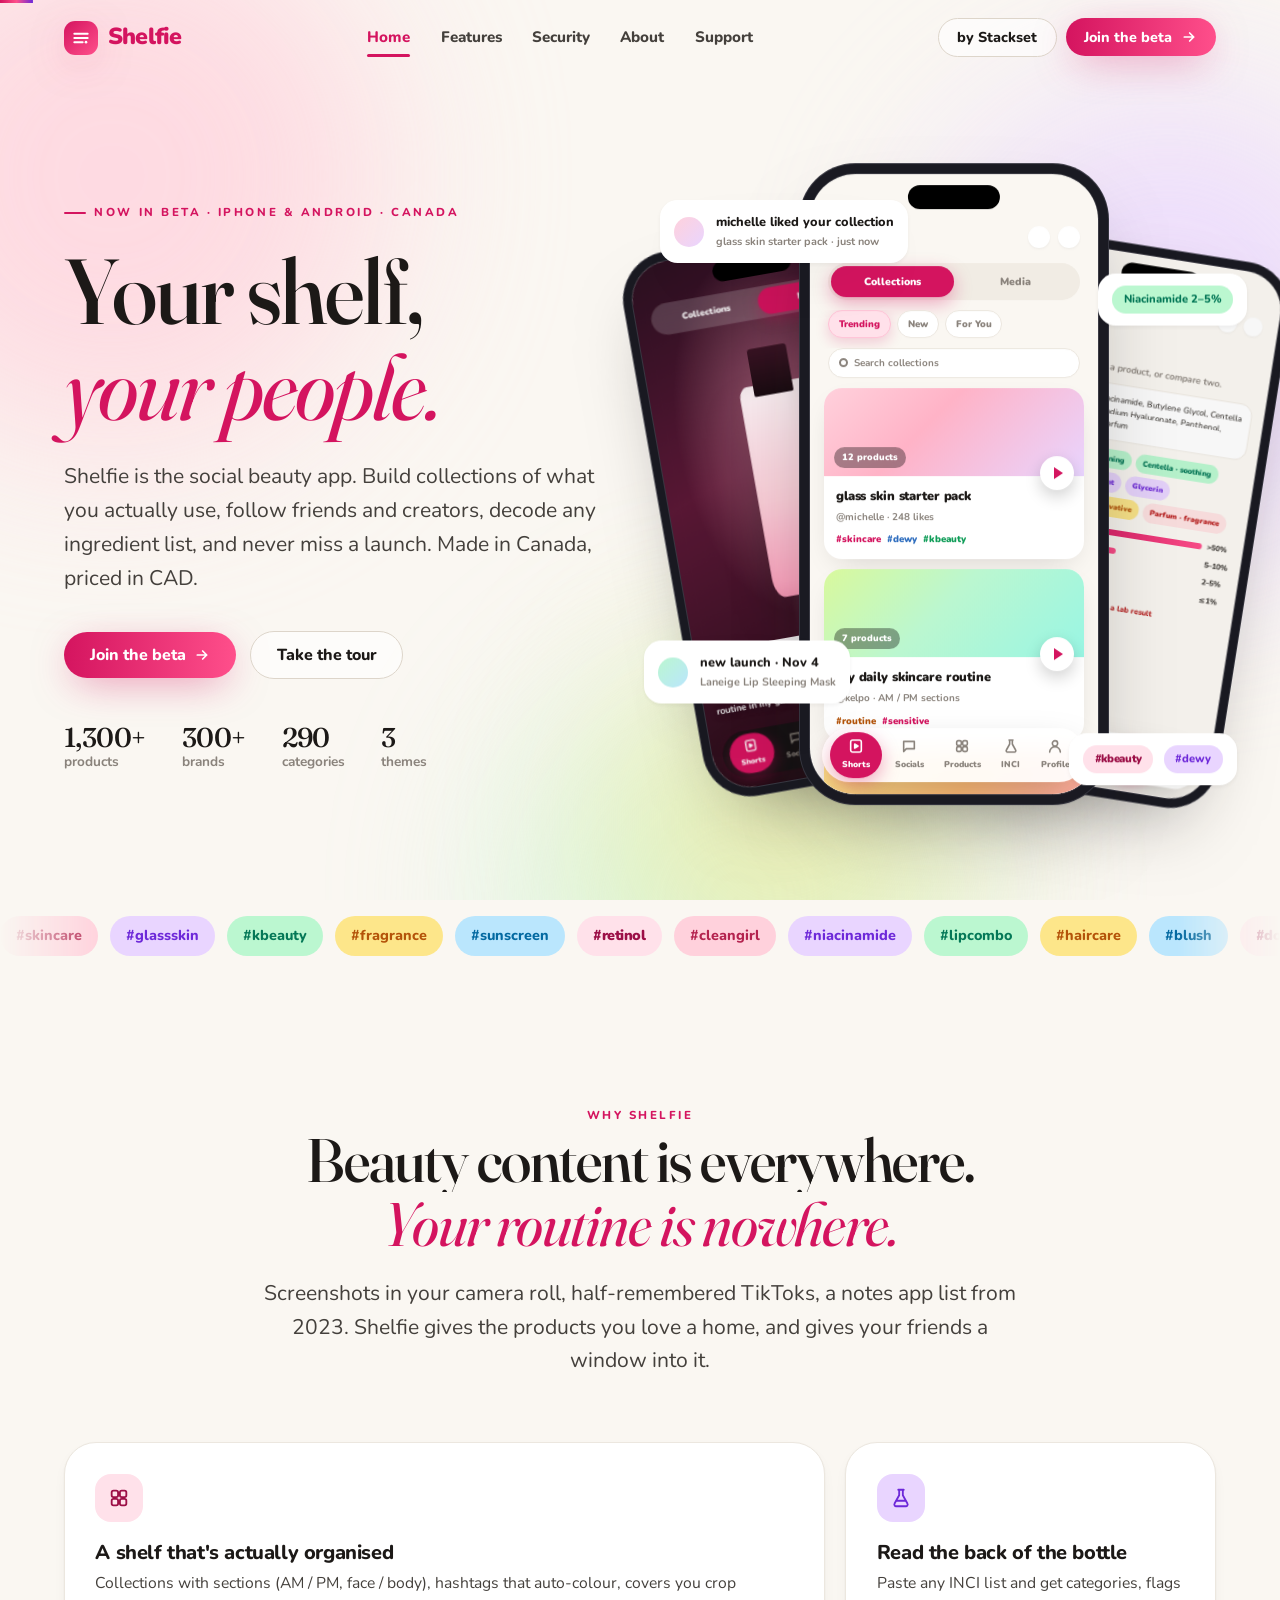
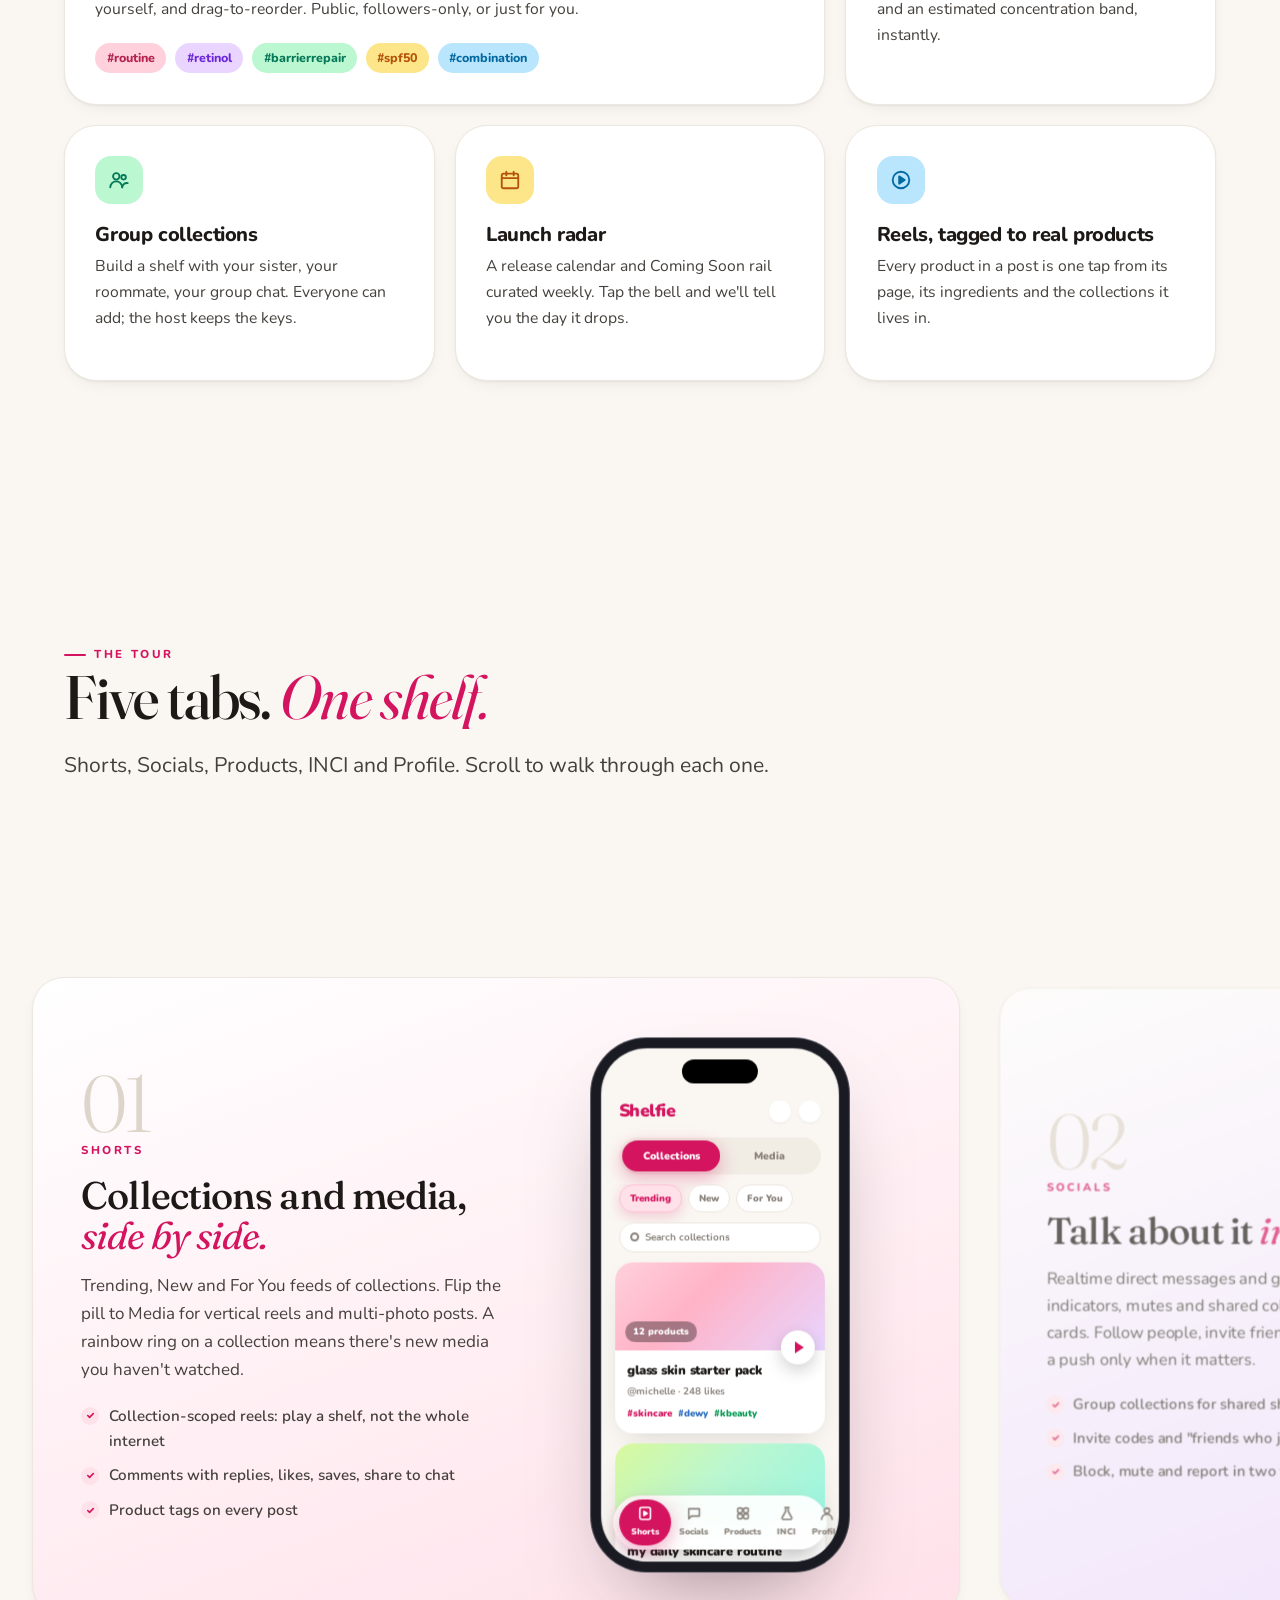
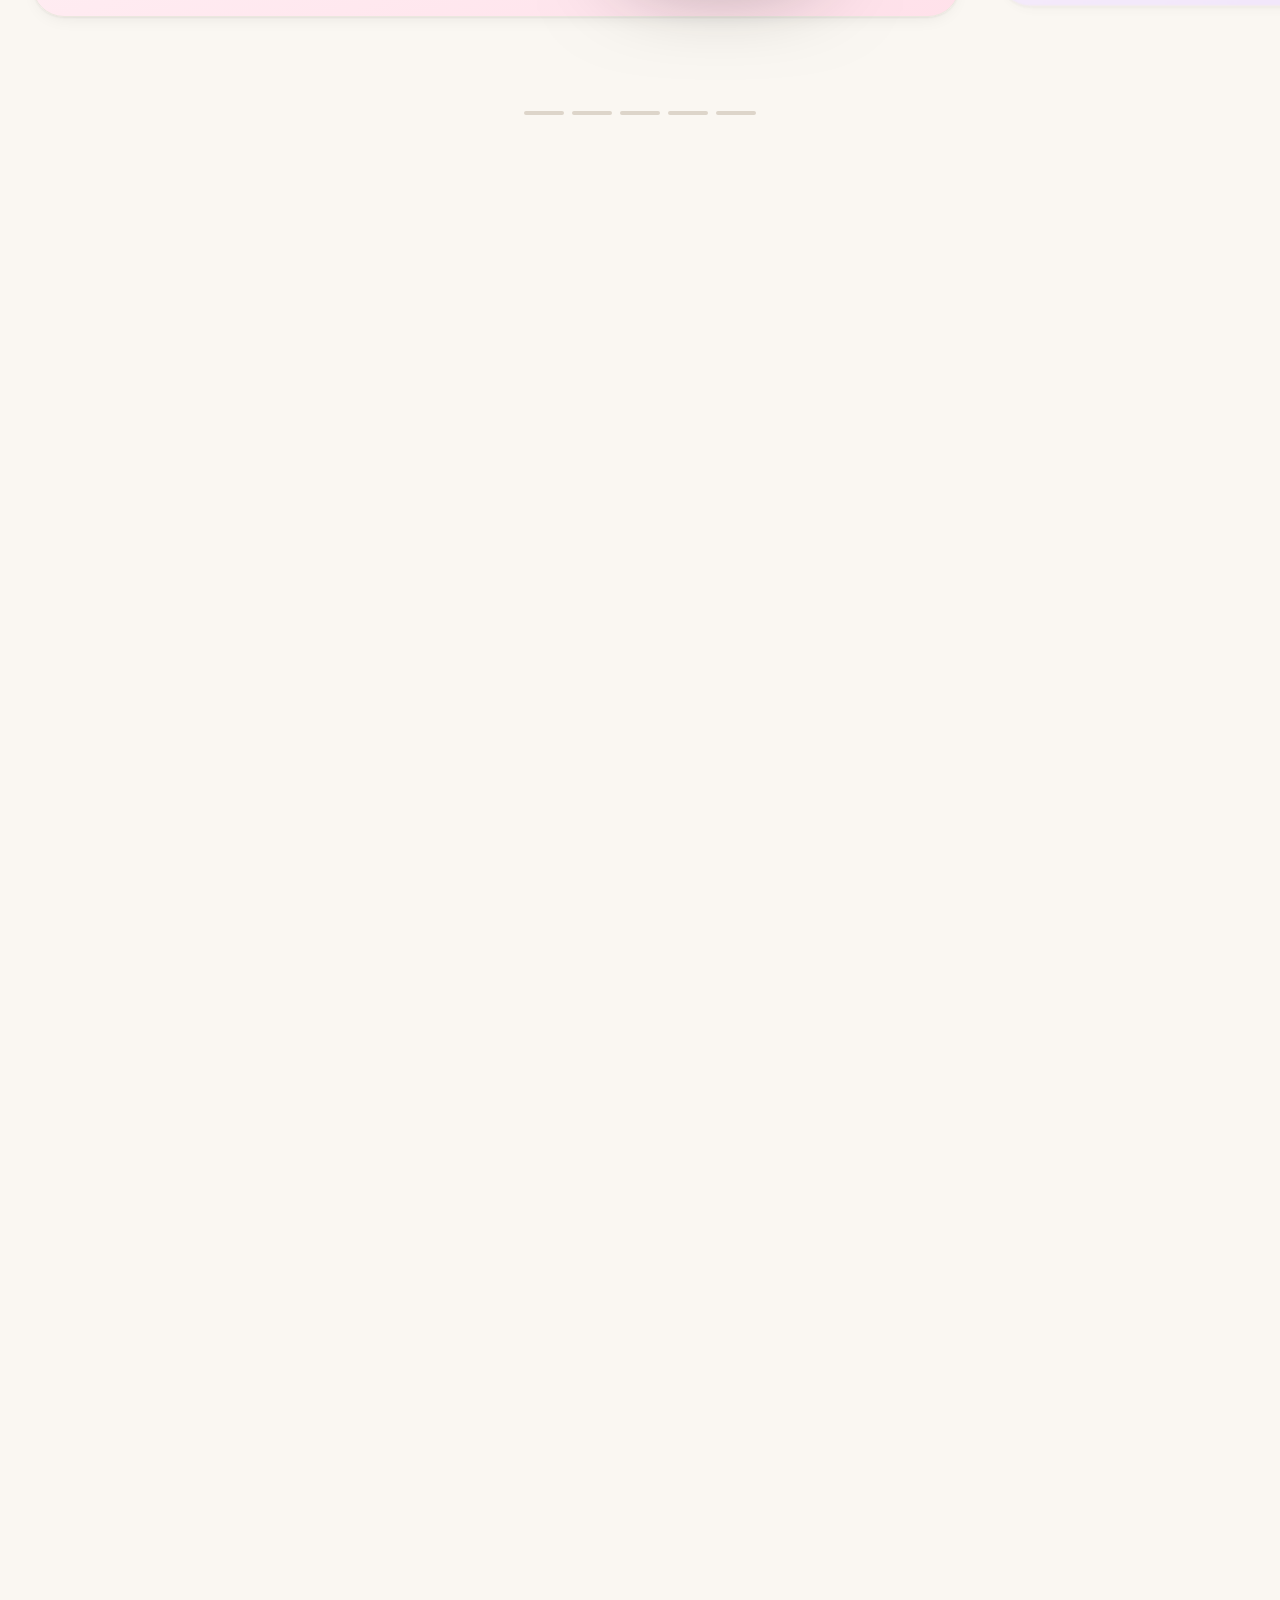
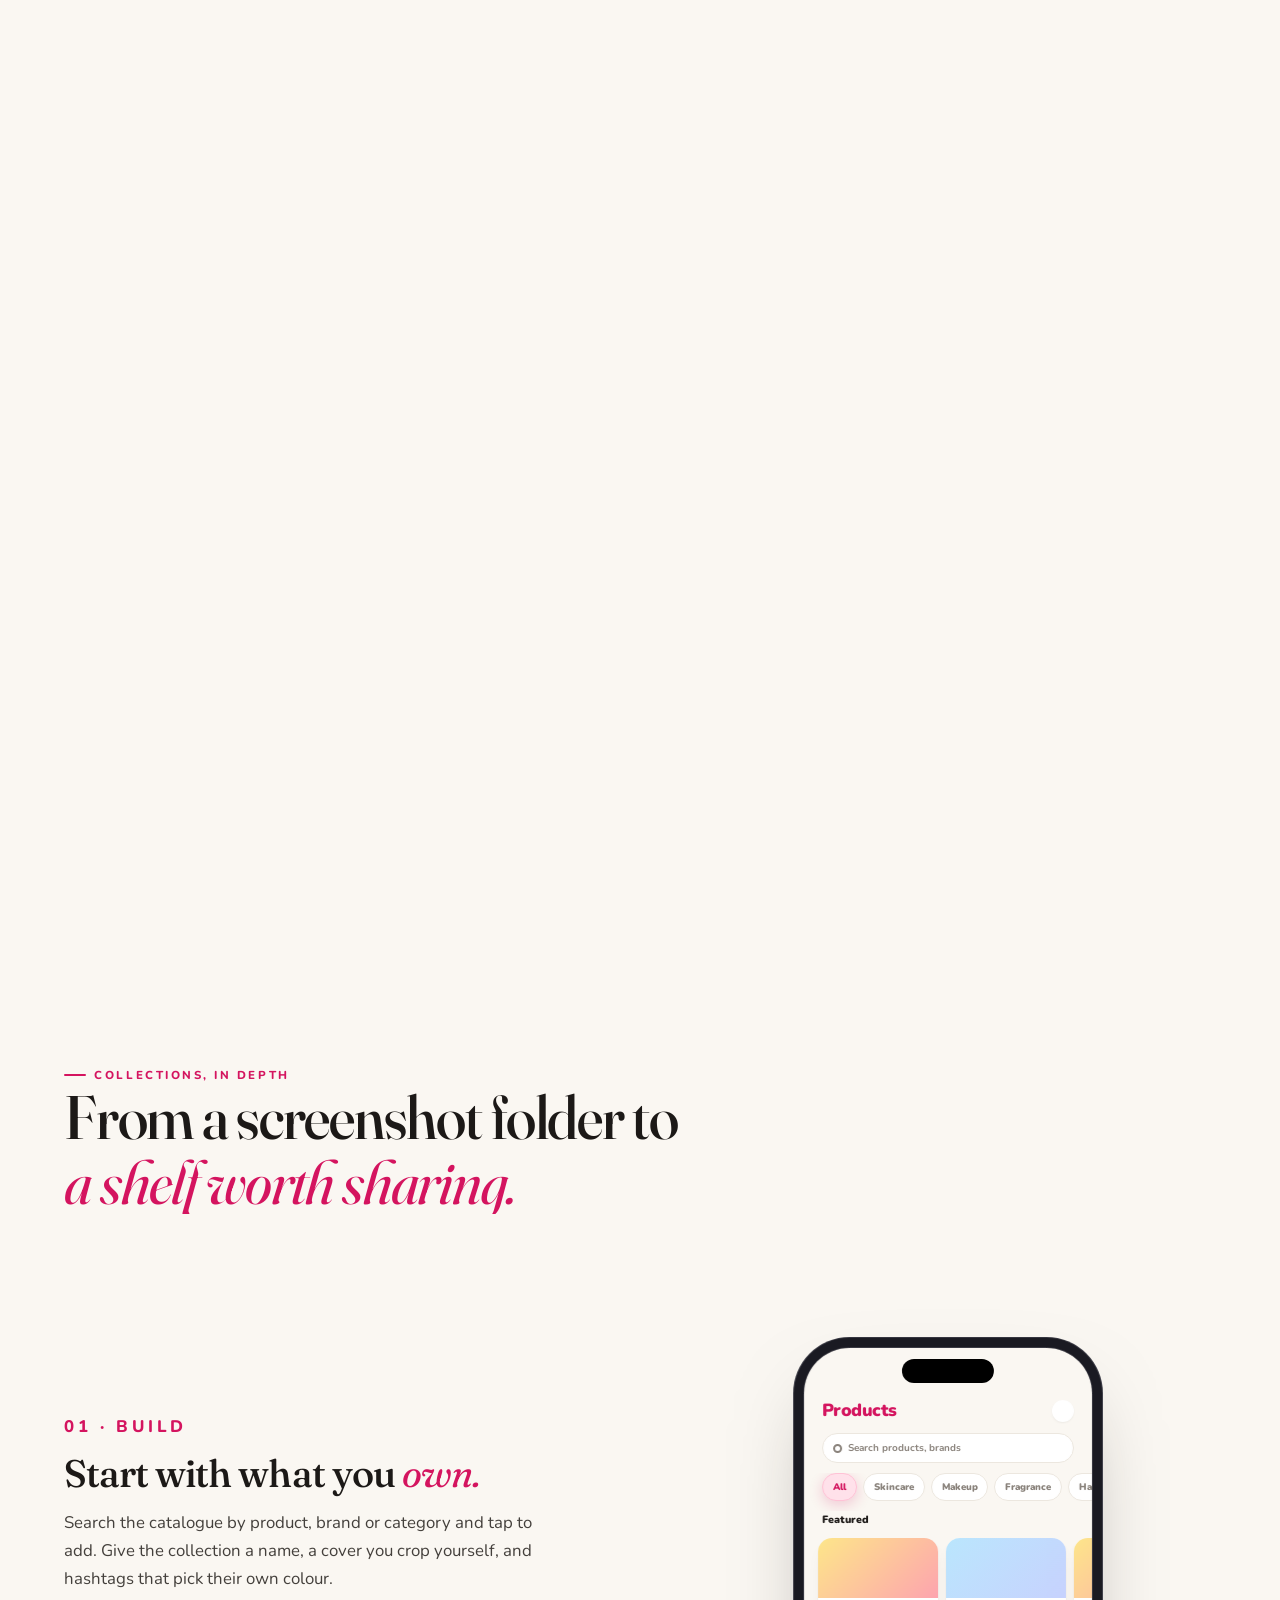
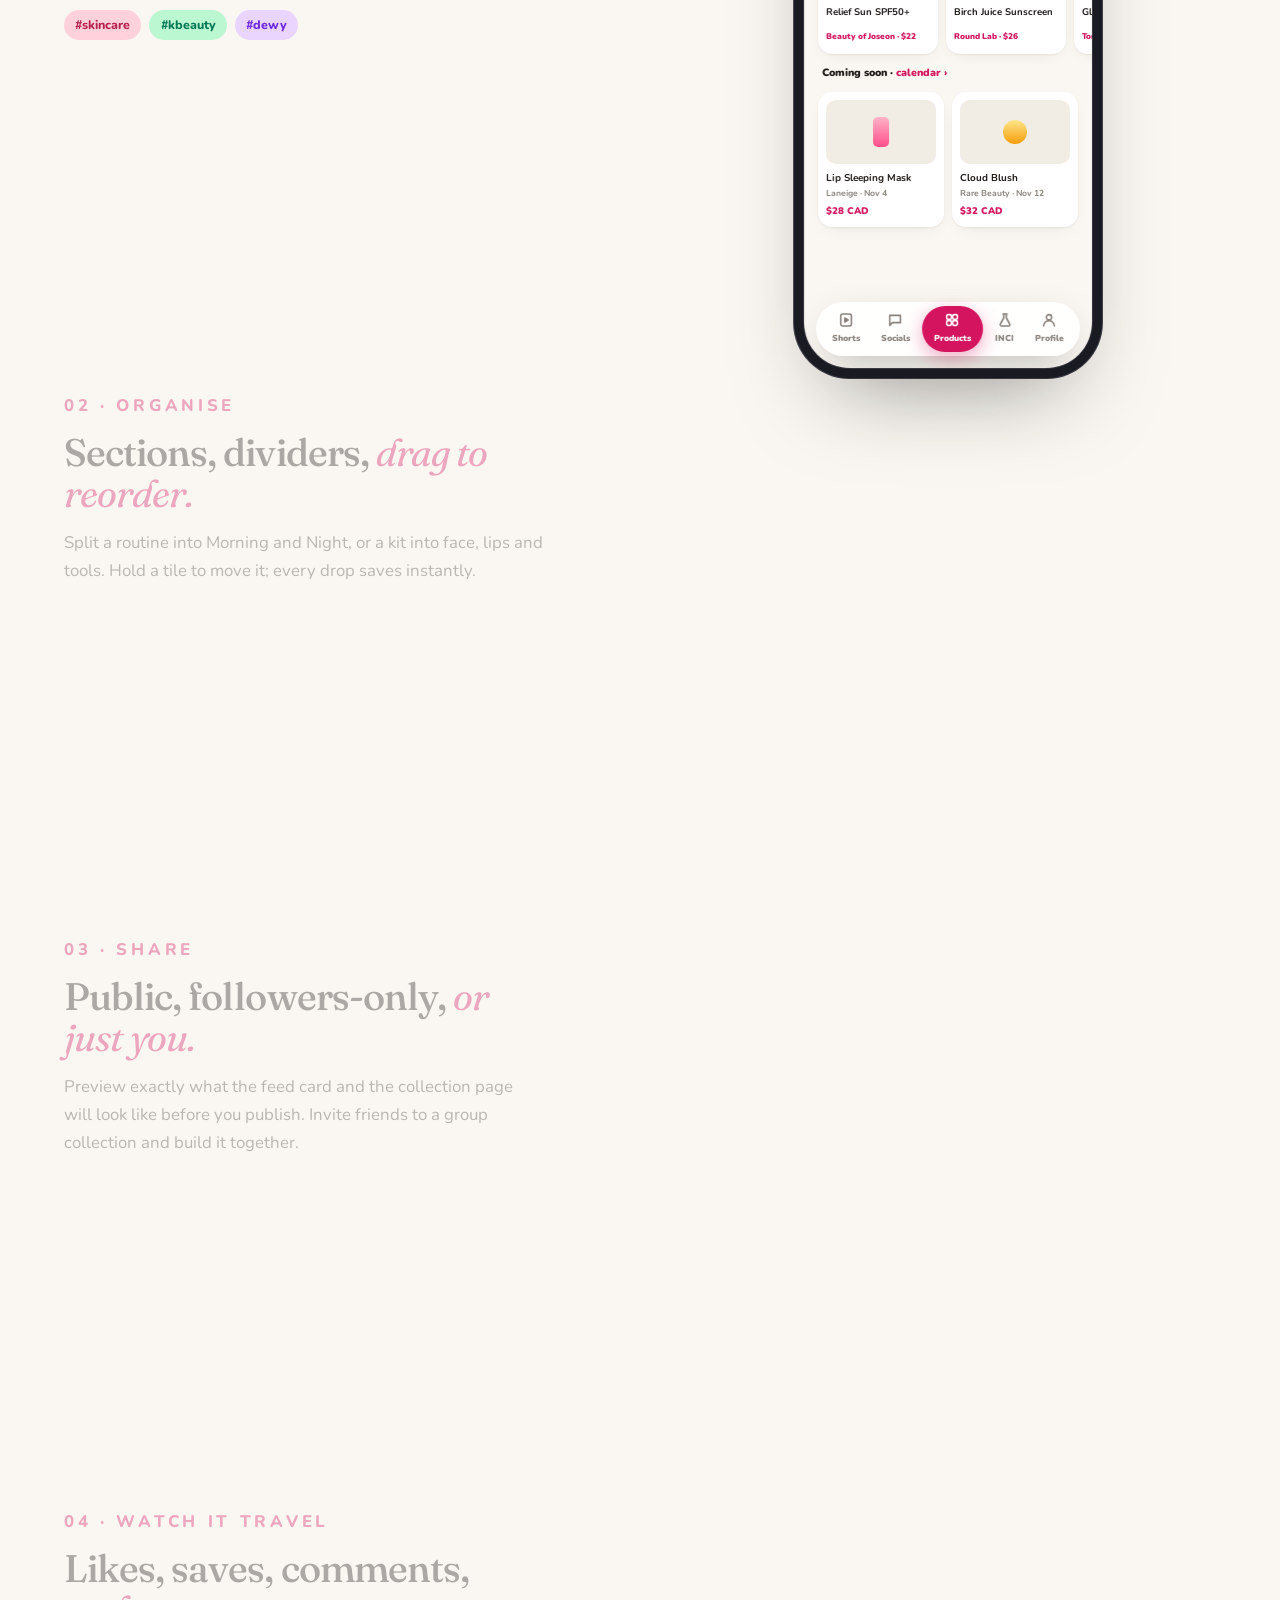
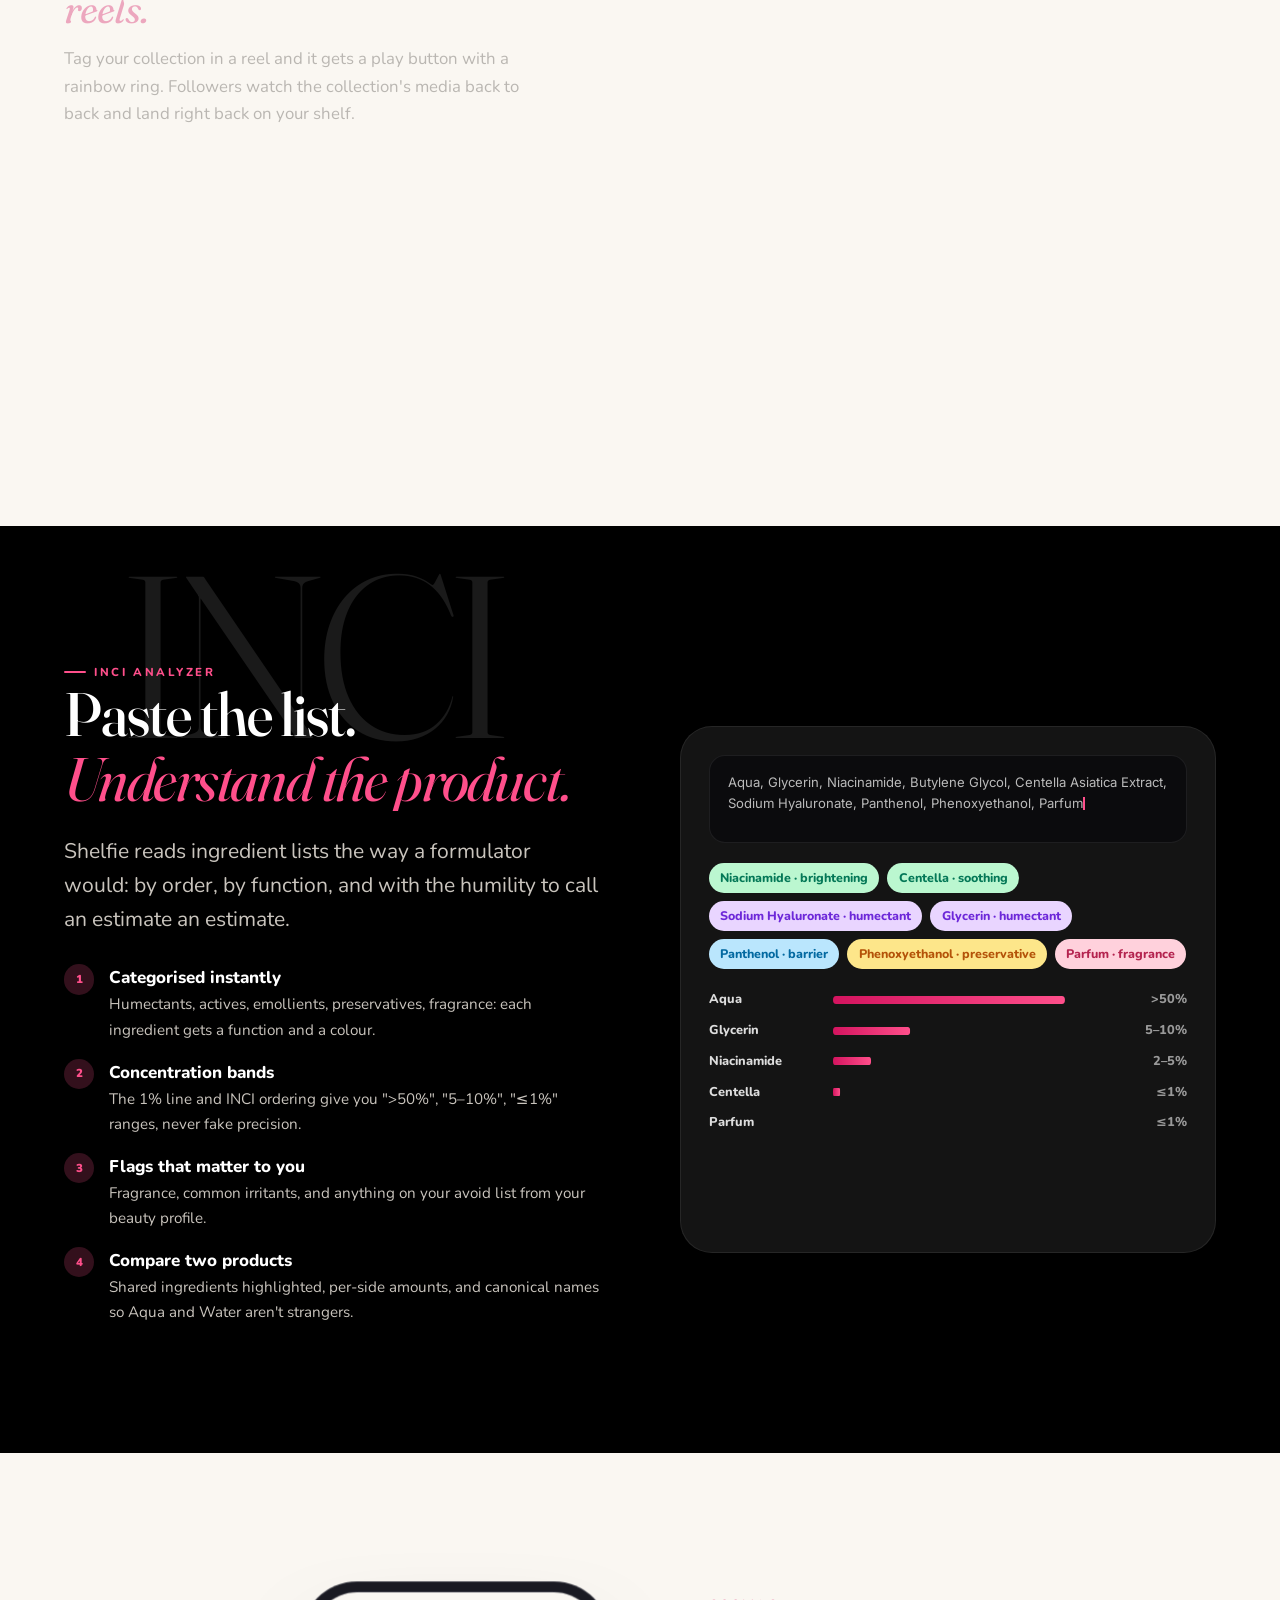
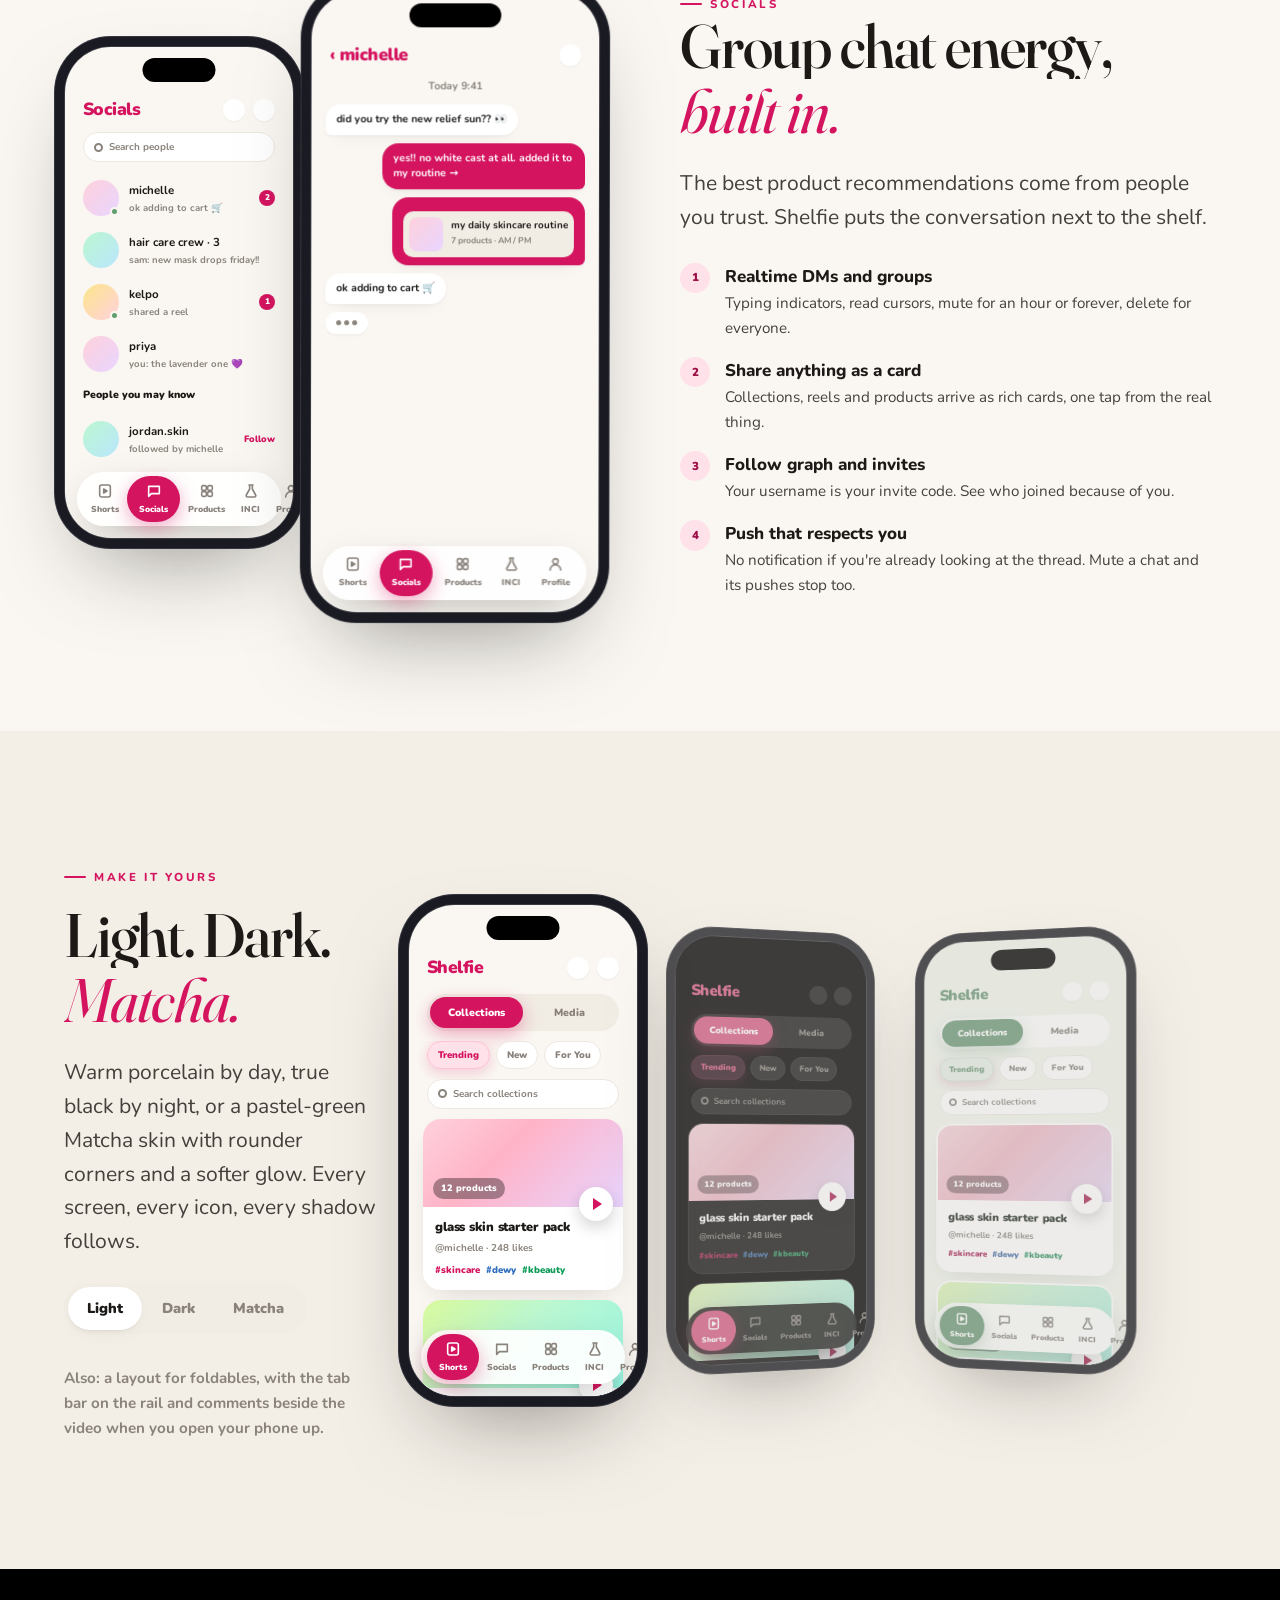
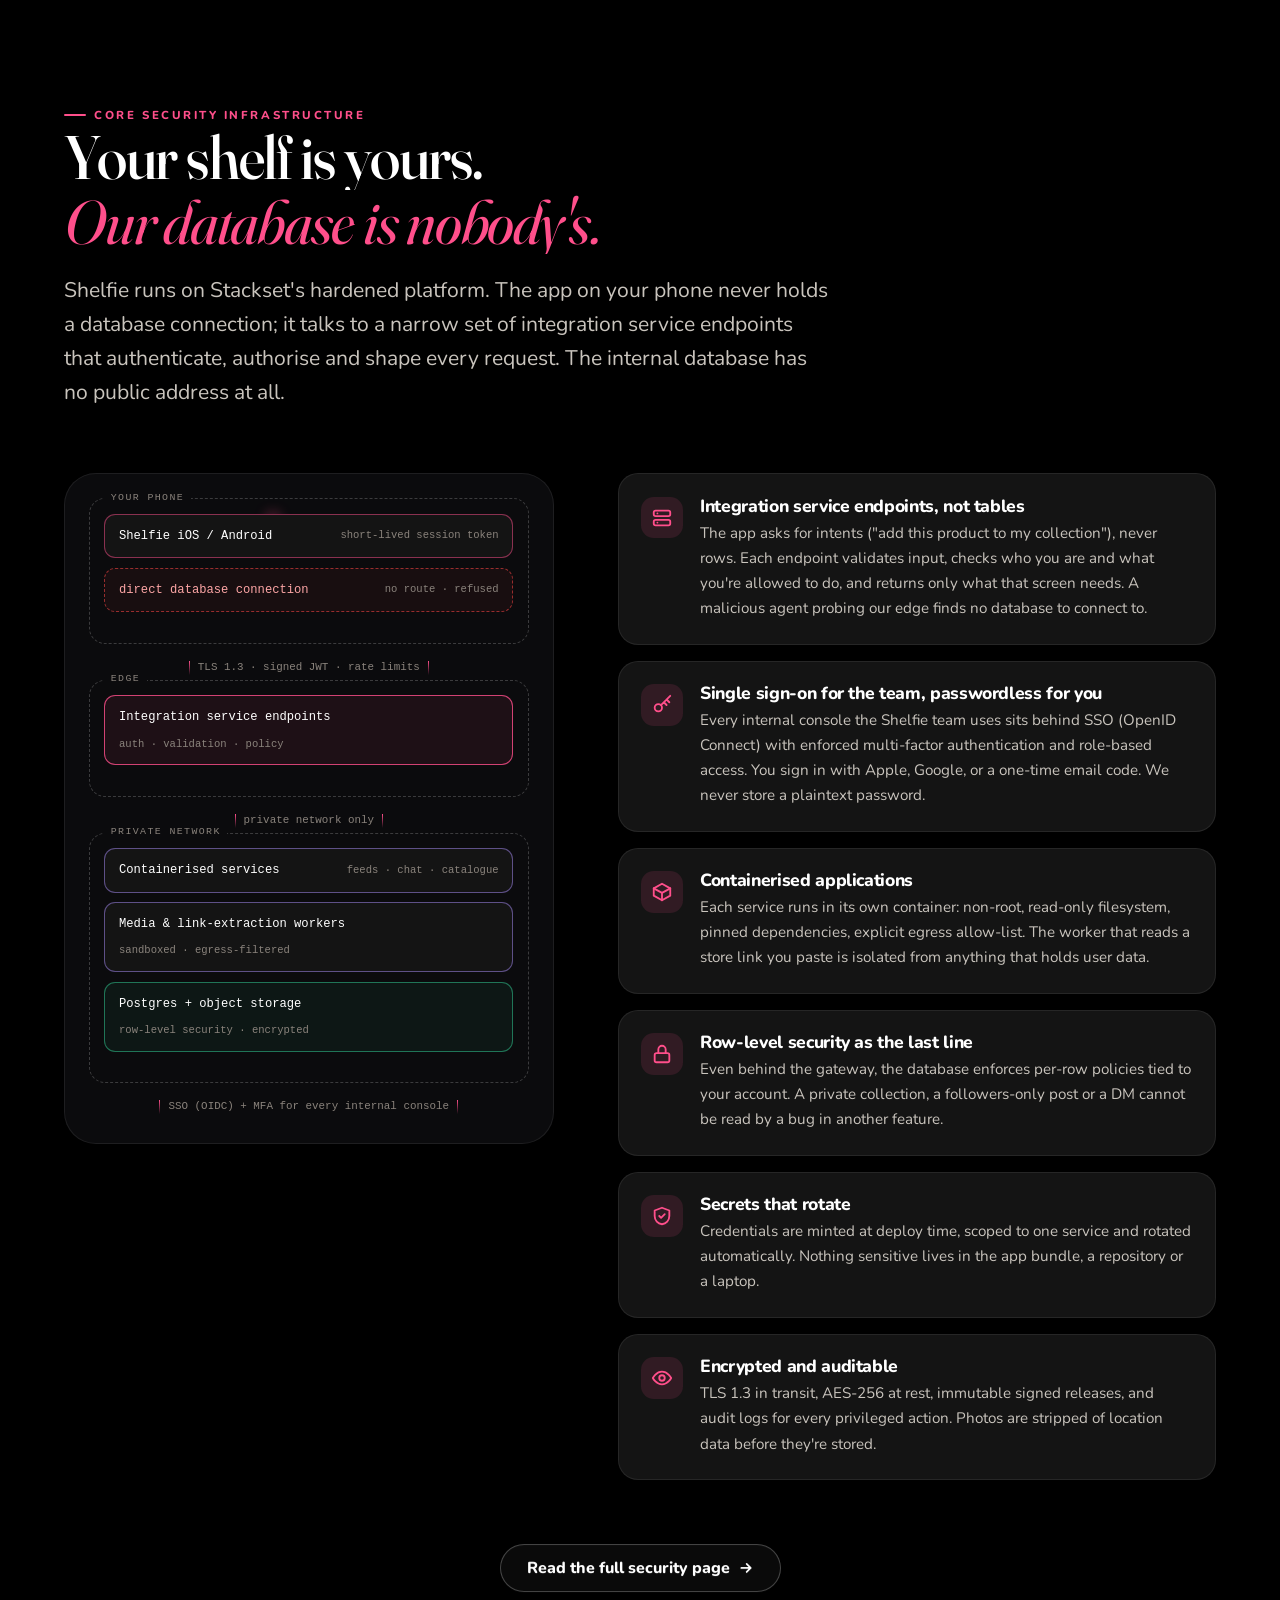
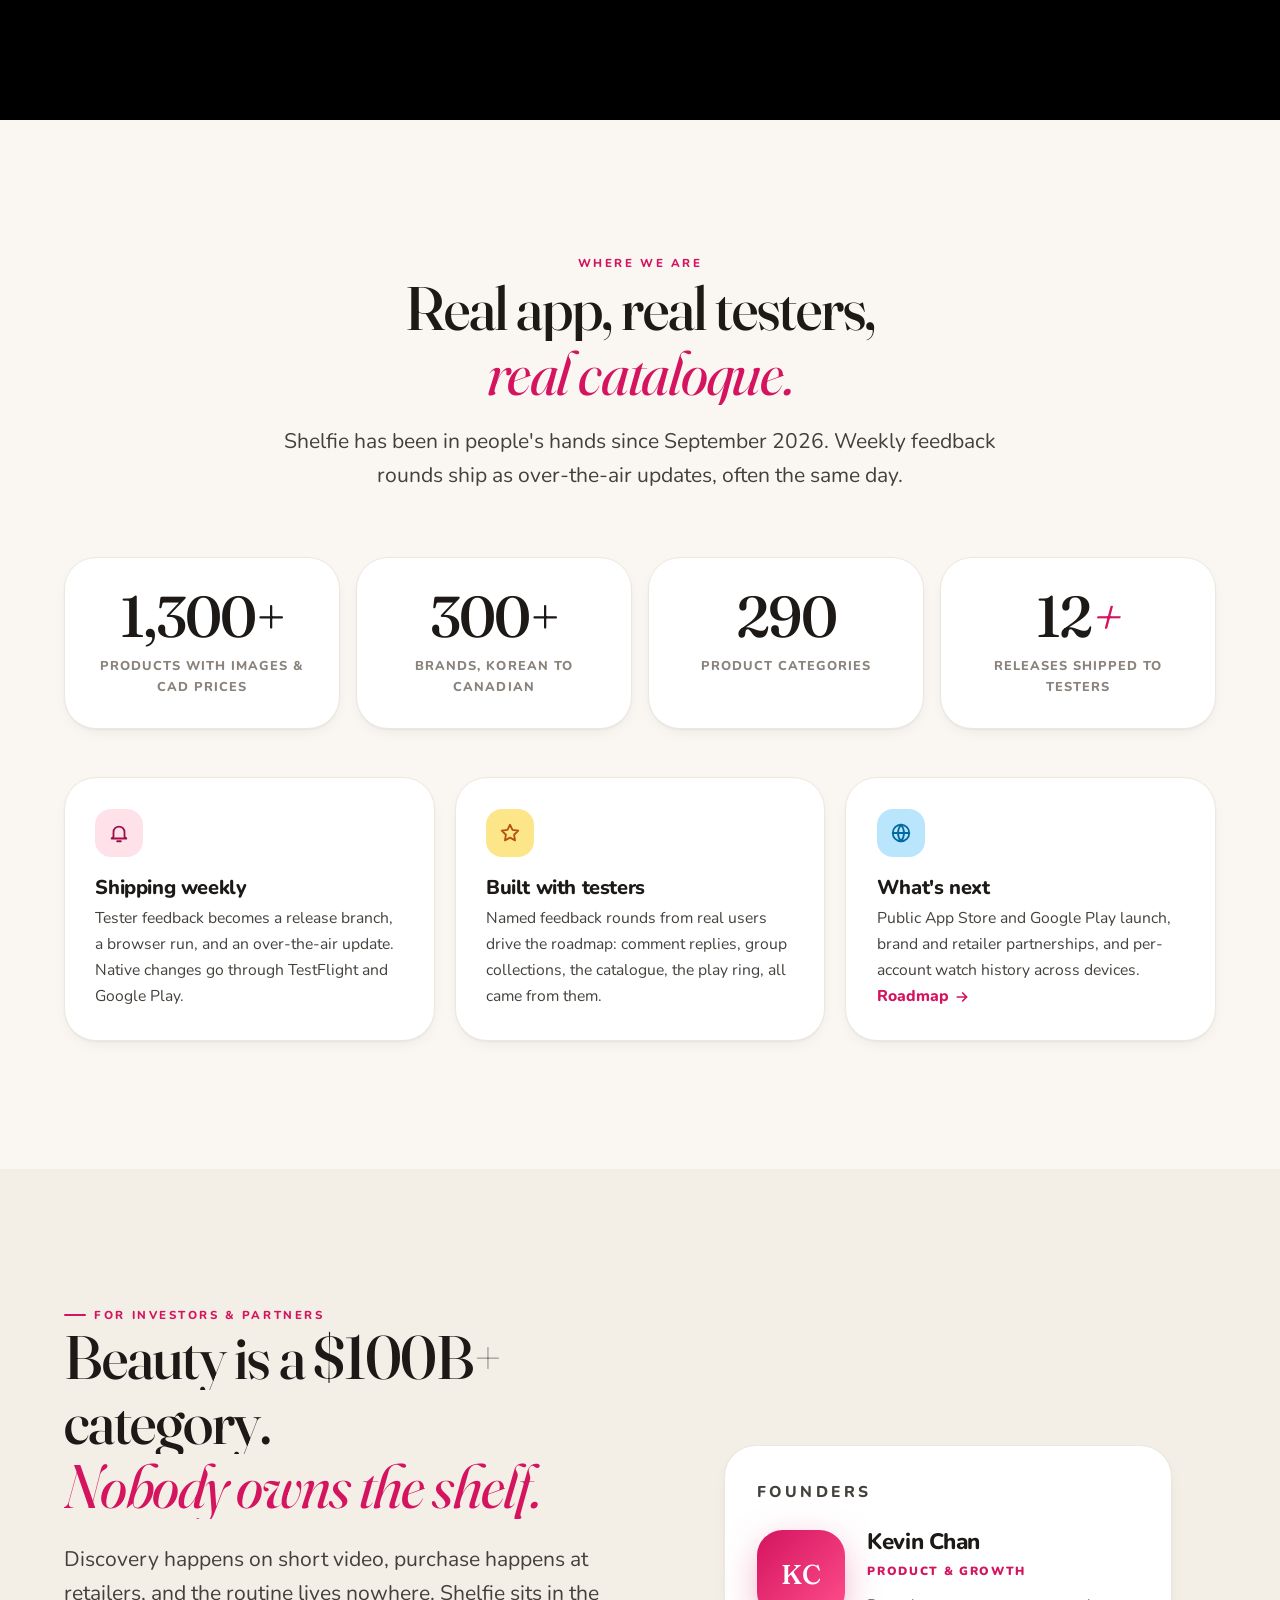
<file: index.html>
<!doctype html>
<html lang="en">
<head>
  <meta charset="utf-8" />
  <meta name="viewport" content="width=device-width, initial-scale=1" />
  <title>Shelfie — Your shelf, your people. The social beauty app.</title>
  <meta name="description" content="Shelfie is a social beauty app made in Canada: build collections of the products you use, follow friends, decode ingredient lists with the INCI analyzer, and track every launch. Now in beta on iPhone and Android." />
  <link rel="canonical" href="https://shelfie-app.ca/" />
  <meta name="theme-color" content="#faf7f2" />
  <meta property="og:type" content="website" />
  <meta property="og:site_name" content="Shelfie" />
  <meta property="og:title" content="Shelfie — Your shelf, your people. The social beauty app." />
  <meta property="og:description" content="Shelfie is a social beauty app made in Canada: build collections of the products you use, follow friends, decode ingredient lists with the INCI analyzer, and track every launch. Now in beta on iPhone and Android." />
  <meta property="og:url" content="https://shelfie-app.ca/" />
  <meta property="og:image" content="https://shelfie-app.ca/assets/og.png" />
  <meta name="twitter:card" content="summary_large_image" />
  <meta name="twitter:title" content="Shelfie — Your shelf, your people. The social beauty app." />
  <meta name="twitter:description" content="Shelfie is a social beauty app made in Canada: build collections of the products you use, follow friends, decode ingredient lists with the INCI analyzer, and track every launch. Now in beta on iPhone and Android." />
  <meta name="twitter:image" content="https://shelfie-app.ca/assets/og.png" />
  <meta name="apple-itunes-app" content="app-id=6813313340" />
  <link rel="icon" type="image/svg+xml" href="/favicon.svg" />
  <link rel="apple-touch-icon" href="/assets/apple-touch-icon.png" />
  <link rel="preload" href="/assets/fonts/nunito-latin-wght-normal.woff2" as="font" type="font/woff2" crossorigin />
  <link rel="preload" href="/assets/fonts/fraunces-latin-opsz-normal.woff2" as="font" type="font/woff2" crossorigin />
  <link rel="stylesheet" href="/assets/css/main.css" />
  <script type="application/ld+json">{"@context":"https://schema.org","@type":"MobileApplication","name":"Shelfie","operatingSystem":"iOS, Android","applicationCategory":"LifestyleApplication","description":"Shelfie is a social beauty app made in Canada: build collections of the products you use, follow friends, decode ingredient lists with the INCI analyzer, and track every launch. Now in beta on iPhone and Android.","url":"https://shelfie-app.ca","author":{"@type":"Organization","name":"Stackset Technologies Inc.","url":"https://stackset.io"},"offers":{"@type":"Offer","price":"0","priceCurrency":"CAD"}}</script>
</head>
<body>
<div class="curtain" aria-hidden="true"><div class="cur-brand">Shelfie</div></div>
<div class="progress" aria-hidden="true"></div>
<a class="sr-only" href="#main">Skip to content</a>

<header id="site-nav" class="nav">
  <div class="container">
    <a class="brand" href="/" aria-label="Shelfie home"><span class="mark"><svg viewBox="0 0 24 24" fill="none" stroke="#fff" stroke-width="2.4" stroke-linecap="round" stroke-linejoin="round"><path d="M4 7h16M4 12h16M4 17h10"/><circle cx="18" cy="17" r="1.6" fill="#fff" stroke="none"/></svg></span>Shelfie</a>
    <nav class="nav-links" aria-label="Primary"><a href="/">Home</a><a href="/features/">Features</a><a href="/security/">Security</a><a href="/about/">About</a><a href="/support/">Support</a></nav>
    <div class="nav-cta">
      <a class="btn btn-ghost" href="https://stackset.io" target="_blank" rel="noopener">by Stackset</a>
      <a class="btn btn-primary" href="/#beta">Join the beta <svg class="arrow" width="16" height="16" viewBox="0 0 24 24" fill="none" stroke="currentColor" stroke-width="2.6" stroke-linecap="round" stroke-linejoin="round"><path d="M5 12h14M13 6l6 6-6 6"/></svg></a>
    </div>
    <button id="menu-btn" class="menu-btn" aria-label="Open menu" aria-expanded="false" aria-controls="mobile-menu">
      <svg width="20" height="20" viewBox="0 0 24 24" fill="none" stroke="currentColor" stroke-width="2.4" stroke-linecap="round"><path d="M4 7h16M4 12h16M4 17h16"/></svg>
    </button>
  </div>
</header>
<div id="mobile-menu" class="mobile-menu"><a href="/">Home</a><a href="/features/">Features</a><a href="/security/">Security</a><a href="/about/">About</a><a href="/support/">Support</a><a class="btn btn-primary" href="/#beta">Join the beta</a></div>
<main id="main">
<section class="hero">
  <div class="blobs" aria-hidden="true"><span class="blob blob-1"></span><span class="blob blob-2"></span><span class="blob blob-3"></span><span class="blob blob-4"></span></div>
  <div class="container hero-inner">
    <div class="hero-grid">
      <div>
        <p class="eyebrow" data-hero="eyebrow">Now in beta · iPhone &amp; Android · Canada</p>
        <h1 id="hero-title" class="h1" data-hero="title">Your shelf, <em>your people.</em></h1>
        <p class="lead" data-hero="sub">Shelfie is the social beauty app. Build collections of what you actually use, follow friends and creators, decode any ingredient list, and never miss a launch. Made in Canada, priced in CAD.</p>
        <div class="hero-cta" data-hero="cta">
          <a class="btn btn-primary" href="#beta">Join the beta <svg class="arrow" width="16" height="16" viewBox="0 0 24 24" fill="none" stroke="currentColor" stroke-width="2.6" stroke-linecap="round" stroke-linejoin="round"><path d="M5 12h14M13 6l6 6-6 6"/></svg></a>
          <a class="btn btn-ghost" href="#tour">Take the tour</a>
        </div>
        <div class="hero-meta" data-hero="meta">
          <div><strong>1,300+</strong>products</div>
          <div><strong>300+</strong>brands</div>
          <div><strong>290</strong>categories</div>
          <div><strong>3</strong>themes</div>
        </div>
      </div>
      <div class="hero-stack" aria-hidden="true">
        <div class="phone p1" ><div class="screen "><div class="s-top"><span class="logo">Shelfie</span><span class="ic"><i></i><i></i></span></div><div class="s-pill"><span class="on">Collections</span><span>Media</span></div><div class="s-chips"><span class="on">Trending</span><span>New</span><span>For You</span></div><div class="s-search">Search collections</div><div class="s-card"><div class="cov"><span class="cnt">12 products</span><div class="play"><i></i></div></div><div class="body"><div class="ttl">glass skin starter pack</div><div class="sub">@michelle · 248 likes</div><div class="tags"><span style="color:#d4145f">#skincare</span><span style="color:#2f6ebf">#dewy</span><span style="color:#0f9d58">#kbeauty</span></div></div></div><div class="s-card"><div class="cov b"><span class="cnt">7 products</span><div class="play seen"><i></i></div></div><div class="body"><div class="ttl">my daily skincare routine</div><div class="sub">@kelpo · AM / PM sections</div><div class="tags"><span style="color:#b45309">#routine</span><span style="color:#d4145f">#sensitive</span></div></div></div><div class="s-card"><div class="cov c"><span class="cnt">group · 3</span></div><div class="body"><div class="ttl">ultimate hair care</div><div class="sub">you, @sam, @priya</div></div></div><div class="s-tabbar"><span class="on"><svg viewBox="0 0 24 24" fill="none" stroke="currentColor" stroke-width="2.4" stroke-linecap="round" stroke-linejoin="round"><rect x="4" y="3" width="16" height="18" rx="3"/><path d="M10 9l5 3-5 3z" fill="currentColor"/></svg>Shorts</span><span class=""><svg viewBox="0 0 24 24" fill="none" stroke="currentColor" stroke-width="2.4" stroke-linecap="round" stroke-linejoin="round"><path d="M4 5h16v11H8l-4 4z"/></svg>Socials</span><span class=""><svg viewBox="0 0 24 24" fill="none" stroke="currentColor" stroke-width="2.4" stroke-linecap="round" stroke-linejoin="round"><rect x="4" y="4" width="7" height="7" rx="2"/><rect x="13" y="4" width="7" height="7" rx="2"/><rect x="4" y="13" width="7" height="7" rx="2"/><rect x="13" y="13" width="7" height="7" rx="2"/></svg>Products</span><span class=""><svg viewBox="0 0 24 24" fill="none" stroke="currentColor" stroke-width="2.4" stroke-linecap="round" stroke-linejoin="round"><path d="M9 3h6M10 3v6l-5 9a2 2 0 002 3h10a2 2 0 002-3l-5-9V3"/></svg>INCI</span><span class=""><svg viewBox="0 0 24 24" fill="none" stroke="currentColor" stroke-width="2.4" stroke-linecap="round" stroke-linejoin="round"><circle cx="12" cy="8" r="4"/><path d="M4 21a8 8 0 0116 0"/></svg>Profile</span></div></div></div>
        <div class="phone p2" ><div class="screen "><div class="s-reel"><div class="vid"></div><div class="prod"><span>Beauty of Joseon · Relief Sun</span></div><div class="rail"><span><i><svg width="22" height="22" viewBox="0 0 24 24" fill="none" stroke="currentColor" stroke-width="2" stroke-linecap="round" stroke-linejoin="round"><path d="M12 20s-7-4.5-7-10a4 4 0 017-2.5A4 4 0 0119 10c0 5.5-7 10-7 10z"/></svg></i>1.2K</span><span><i><svg width="22" height="22" viewBox="0 0 24 24" fill="none" stroke="currentColor" stroke-width="2" stroke-linecap="round" stroke-linejoin="round"><path d="M4 5h16v11H8l-4 4z"/></svg></i>48</span><span><i><svg width="22" height="22" viewBox="0 0 24 24" fill="none" stroke="currentColor" stroke-width="2" stroke-linecap="round" stroke-linejoin="round"><path d="M10 14a4 4 0 005.7 0l3-3a4 4 0 00-5.7-5.7l-1 1"/><path d="M14 10a4 4 0 00-5.7 0l-3 3a4 4 0 005.7 5.7l1-1"/></svg></i>share</span><span><i><svg width="22" height="22" viewBox="0 0 24 24" fill="none" stroke="currentColor" stroke-width="2" stroke-linecap="round" stroke-linejoin="round"><path d="M12 3l2.7 5.6 6.3.9-4.5 4.4 1 6.1L12 17l-5.5 3 1-6.1L3 9.5l6.3-.9z"/></svg></i>save</span></div><div class="cap"><b>@michelle · going on a walk ☀️</b>SPF reapplied, dewy not greasy. Full routine in my glass skin collection → more</div></div><div class="s-pill" style="position:absolute;top:44px;left:0;right:0;background:rgba(255,255,255,.18);backdrop-filter:blur(8px)"><span style="color:#fff">Collections</span><span class="on">Media</span></div><div class="s-tabbar" style="background:rgba(20,20,20,.85)"><span class="on"><svg viewBox="0 0 24 24" fill="none" stroke="currentColor" stroke-width="2.4" stroke-linecap="round" stroke-linejoin="round"><rect x="4" y="3" width="16" height="18" rx="3"/><path d="M10 9l5 3-5 3z" fill="currentColor"/></svg>Shorts</span><span class=""><svg viewBox="0 0 24 24" fill="none" stroke="currentColor" stroke-width="2.4" stroke-linecap="round" stroke-linejoin="round"><path d="M4 5h16v11H8l-4 4z"/></svg>Socials</span><span class=""><svg viewBox="0 0 24 24" fill="none" stroke="currentColor" stroke-width="2.4" stroke-linecap="round" stroke-linejoin="round"><rect x="4" y="4" width="7" height="7" rx="2"/><rect x="13" y="4" width="7" height="7" rx="2"/><rect x="4" y="13" width="7" height="7" rx="2"/><rect x="13" y="13" width="7" height="7" rx="2"/></svg>Products</span><span class=""><svg viewBox="0 0 24 24" fill="none" stroke="currentColor" stroke-width="2.4" stroke-linecap="round" stroke-linejoin="round"><path d="M9 3h6M10 3v6l-5 9a2 2 0 002 3h10a2 2 0 002-3l-5-9V3"/></svg>INCI</span><span class=""><svg viewBox="0 0 24 24" fill="none" stroke="currentColor" stroke-width="2.4" stroke-linecap="round" stroke-linejoin="round"><circle cx="12" cy="8" r="4"/><path d="M4 21a8 8 0 0116 0"/></svg>Profile</span></div></div></div>
        <div class="phone p3" ><div class="screen "><div class="s-top"><span class="logo">Shelfie</span><span class="ic"><i></i><i></i></span></div><div class="s-title">INCI</div><div class="s-sub">Paste a list, pick a product, or compare two.</div><div class="s-inci"><div class="box">Aqua, Glycerin, Niacinamide, Butylene Glycol, Centella Asiatica Extract, Sodium Hyaluronate, Panthenol, Phenoxyethanol, Parfum</div><div class="ing"><span class="h">Niacinamide · brightening</span><span class="h">Centella · soothing</span><span class="a">Hyaluronate · humectant</span><span class="a">Glycerin</span><span class="f">Phenoxyethanol · preservative</span><span class="w">Parfum · fragrance</span></div><div class="bars"><div><span>Water</span><i style="width:100%"></i><span>&gt;50%</span></div><div><span>Glycerin</span><i style="width:38%"></i><span>5–10%</span></div><div><span>Niacinamide</span><i style="width:26%"></i><span>2–5%</span></div><div><span>Centella</span><i style="width:12%"></i><span>≤1%</span></div></div><div class="warn">Order-based estimate, not a lab result</div></div><div class="s-tabbar"><span class=""><svg viewBox="0 0 24 24" fill="none" stroke="currentColor" stroke-width="2.4" stroke-linecap="round" stroke-linejoin="round"><rect x="4" y="3" width="16" height="18" rx="3"/><path d="M10 9l5 3-5 3z" fill="currentColor"/></svg>Shorts</span><span class=""><svg viewBox="0 0 24 24" fill="none" stroke="currentColor" stroke-width="2.4" stroke-linecap="round" stroke-linejoin="round"><path d="M4 5h16v11H8l-4 4z"/></svg>Socials</span><span class=""><svg viewBox="0 0 24 24" fill="none" stroke="currentColor" stroke-width="2.4" stroke-linecap="round" stroke-linejoin="round"><rect x="4" y="4" width="7" height="7" rx="2"/><rect x="13" y="4" width="7" height="7" rx="2"/><rect x="4" y="13" width="7" height="7" rx="2"/><rect x="13" y="13" width="7" height="7" rx="2"/></svg>Products</span><span class="on"><svg viewBox="0 0 24 24" fill="none" stroke="currentColor" stroke-width="2.4" stroke-linecap="round" stroke-linejoin="round"><path d="M9 3h6M10 3v6l-5 9a2 2 0 002 3h10a2 2 0 002-3l-5-9V3"/></svg>INCI</span><span class=""><svg viewBox="0 0 24 24" fill="none" stroke="currentColor" stroke-width="2.4" stroke-linecap="round" stroke-linejoin="round"><circle cx="12" cy="8" r="4"/><path d="M4 21a8 8 0 0116 0"/></svg>Profile</span></div></div></div>
        <div class="float-card f1"><span class="av"></span><div>michelle liked your collection<small>glass skin starter pack · just now</small></div></div>
        <div class="float-card f2"><span class="tag mint" style="font-size:.7rem">Niacinamide 2–5%</span></div>
        <div class="float-card f3"><span class="av b"></span><div>new launch · Nov 4<small>Laneige Lip Sleeping Mask</small></div></div>
        <div class="float-card f4"><span class="tag brand" style="font-size:.7rem">#kbeauty</span><span class="tag lavender" style="font-size:.7rem">#dewy</span></div>
      </div>
    </div>
  </div>
</section>

<div class="marquee" aria-hidden="true"><div class="marquee-track "><span class="tag blush">#skincare</span><span class="tag lavender">#glassskin</span><span class="tag mint">#kbeauty</span><span class="tag butter">#fragrance</span><span class="tag sky">#sunscreen</span><span class="tag brand">#retinol</span><span class="tag blush">#cleangirl</span><span class="tag lavender">#niacinamide</span><span class="tag mint">#lipcombo</span><span class="tag butter">#haircare</span><span class="tag sky">#blush</span><span class="tag brand">#doublecleanse</span><span class="tag blush">#barrierrepair</span><span class="tag lavender">#centella</span><span class="tag mint">#dewy</span><span class="tag butter">#matte</span><span class="tag sky">#sensitive</span><span class="tag brand">#spf50</span><span class="tag blush">#serum</span><span class="tag lavender">#routine</span><span class="tag blush">#skincare</span><span class="tag lavender">#glassskin</span><span class="tag mint">#kbeauty</span><span class="tag butter">#fragrance</span><span class="tag sky">#sunscreen</span><span class="tag brand">#retinol</span><span class="tag blush">#cleangirl</span><span class="tag lavender">#niacinamide</span><span class="tag mint">#lipcombo</span><span class="tag butter">#haircare</span><span class="tag sky">#blush</span><span class="tag brand">#doublecleanse</span><span class="tag blush">#barrierrepair</span><span class="tag lavender">#centella</span><span class="tag mint">#dewy</span><span class="tag butter">#matte</span><span class="tag sky">#sensitive</span><span class="tag brand">#spf50</span><span class="tag blush">#serum</span><span class="tag lavender">#routine</span></div></div>

<section class="section" id="why">
  <div class="container">
    <div class="section-head center">
      <p class="eyebrow plain" data-reveal>Why Shelfie</p>
      <h2 class="h2" data-split>Beauty content is everywhere. <em>Your routine is nowhere.</em></h2>
      <p class="lead" data-reveal>Screenshots in your camera roll, half-remembered TikToks, a notes app list from 2023. Shelfie gives the products you love a home, and gives your friends a window into it.</p>
    </div>
    <div class="bento">
      <div class="card span-4" data-card><div class="icon"><svg width="22" height="22" viewBox="0 0 24 24" fill="none" stroke="currentColor" stroke-width="2" stroke-linecap="round" stroke-linejoin="round"><rect x="4" y="4" width="7" height="7" rx="2"/><rect x="13" y="4" width="7" height="7" rx="2"/><rect x="4" y="13" width="7" height="7" rx="2"/><rect x="13" y="13" width="7" height="7" rx="2"/></svg></div><h3>A shelf that's actually organised</h3><p>Collections with sections (AM / PM, face / body), hashtags that auto-colour, covers you crop yourself, and drag-to-reorder. Public, followers-only, or just for you.</p>
        <div class="art"><div style="display:flex;gap:.6rem;flex-wrap:wrap"><span class="tag blush">#routine</span><span class="tag lavender">#retinol</span><span class="tag mint">#barrierrepair</span><span class="tag butter">#spf50</span><span class="tag sky">#combination</span></div></div></div>
      <div class="card span-2" data-card><div class="icon lavender"><svg width="22" height="22" viewBox="0 0 24 24" fill="none" stroke="currentColor" stroke-width="2" stroke-linecap="round" stroke-linejoin="round"><path d="M9 3h6M10 3v6l-5 9a2 2 0 002 3h10a2 2 0 002-3l-5-9V3"/><path d="M7.5 15h9"/></svg></div><h3>Read the back of the bottle</h3><p>Paste any INCI list and get categories, flags and an estimated concentration band, instantly.</p></div>
      <div class="card span-2" data-card><div class="icon mint"><svg width="22" height="22" viewBox="0 0 24 24" fill="none" stroke="currentColor" stroke-width="2" stroke-linecap="round" stroke-linejoin="round"><circle cx="9" cy="8" r="3.5"/><path d="M2.5 20a6.5 6.5 0 0113 0"/><circle cx="17" cy="9" r="2.5"/><path d="M15.5 20a5 5 0 016-4.6"/></svg></div><h3>Group collections</h3><p>Build a shelf with your sister, your roommate, your group chat. Everyone can add; the host keeps the keys.</p></div>
      <div class="card span-2" data-card><div class="icon butter"><svg width="22" height="22" viewBox="0 0 24 24" fill="none" stroke="currentColor" stroke-width="2" stroke-linecap="round" stroke-linejoin="round"><rect x="3" y="5" width="18" height="16" rx="2"/><path d="M3 10h18M8 3v4M16 3v4"/></svg></div><h3>Launch radar</h3><p>A release calendar and Coming Soon rail curated weekly. Tap the bell and we'll tell you the day it drops.</p></div>
      <div class="card span-2" data-card><div class="icon sky"><svg width="22" height="22" viewBox="0 0 24 24" fill="none" stroke="currentColor" stroke-width="2" stroke-linecap="round" stroke-linejoin="round"><circle cx="12" cy="12" r="9"/><path d="M10 8l6 4-6 4z" fill="currentColor"/></svg></div><h3>Reels, tagged to real products</h3><p>Every product in a post is one tap from its page, its ingredients and the collections it lives in.</p></div>
    </div>
  </div>
</section>

<section class="tour section" id="tour" style="padding-bottom:0">
  <div class="container">
    <div class="section-head">
      <p class="eyebrow" data-reveal>The tour</p>
      <h2 class="h2" data-split>Five tabs. <em>One shelf.</em></h2>
      <p class="lead" data-reveal>Shorts, Socials, Products, INCI and Profile. Scroll to walk through each one.</p>
    </div>
  </div>
  <div class="tour-pin">
    <div class="tour-track">
      <article class="tour-panel t1"><div><div class="num">01</div><p class="eyebrow plain">Shorts</p><h3>Collections and media, <em>side by side.</em></h3><p>Trending, New and For You feeds of collections. Flip the pill to Media for vertical reels and multi-photo posts. A rainbow ring on a collection means there's new media you haven't watched.</p><ul><li>Collection-scoped reels: play a shelf, not the whole internet</li><li>Comments with replies, likes, saves, share to chat</li><li>Product tags on every post</li></ul></div><div class="phone " ><div class="screen "><div class="s-top"><span class="logo">Shelfie</span><span class="ic"><i></i><i></i></span></div><div class="s-pill"><span class="on">Collections</span><span>Media</span></div><div class="s-chips"><span class="on">Trending</span><span>New</span><span>For You</span></div><div class="s-search">Search collections</div><div class="s-card"><div class="cov"><span class="cnt">12 products</span><div class="play"><i></i></div></div><div class="body"><div class="ttl">glass skin starter pack</div><div class="sub">@michelle · 248 likes</div><div class="tags"><span style="color:#d4145f">#skincare</span><span style="color:#2f6ebf">#dewy</span><span style="color:#0f9d58">#kbeauty</span></div></div></div><div class="s-card"><div class="cov b"><span class="cnt">7 products</span><div class="play seen"><i></i></div></div><div class="body"><div class="ttl">my daily skincare routine</div><div class="sub">@kelpo · AM / PM sections</div><div class="tags"><span style="color:#b45309">#routine</span><span style="color:#d4145f">#sensitive</span></div></div></div><div class="s-card"><div class="cov c"><span class="cnt">group · 3</span></div><div class="body"><div class="ttl">ultimate hair care</div><div class="sub">you, @sam, @priya</div></div></div><div class="s-tabbar"><span class="on"><svg viewBox="0 0 24 24" fill="none" stroke="currentColor" stroke-width="2.4" stroke-linecap="round" stroke-linejoin="round"><rect x="4" y="3" width="16" height="18" rx="3"/><path d="M10 9l5 3-5 3z" fill="currentColor"/></svg>Shorts</span><span class=""><svg viewBox="0 0 24 24" fill="none" stroke="currentColor" stroke-width="2.4" stroke-linecap="round" stroke-linejoin="round"><path d="M4 5h16v11H8l-4 4z"/></svg>Socials</span><span class=""><svg viewBox="0 0 24 24" fill="none" stroke="currentColor" stroke-width="2.4" stroke-linecap="round" stroke-linejoin="round"><rect x="4" y="4" width="7" height="7" rx="2"/><rect x="13" y="4" width="7" height="7" rx="2"/><rect x="4" y="13" width="7" height="7" rx="2"/><rect x="13" y="13" width="7" height="7" rx="2"/></svg>Products</span><span class=""><svg viewBox="0 0 24 24" fill="none" stroke="currentColor" stroke-width="2.4" stroke-linecap="round" stroke-linejoin="round"><path d="M9 3h6M10 3v6l-5 9a2 2 0 002 3h10a2 2 0 002-3l-5-9V3"/></svg>INCI</span><span class=""><svg viewBox="0 0 24 24" fill="none" stroke="currentColor" stroke-width="2.4" stroke-linecap="round" stroke-linejoin="round"><circle cx="12" cy="8" r="4"/><path d="M4 21a8 8 0 0116 0"/></svg>Profile</span></div></div></div></article>
      <article class="tour-panel t2"><div><div class="num">02</div><p class="eyebrow plain">Socials</p><h3>Talk about it <em>in the app.</em></h3><p>Realtime direct messages and group chats with typing indicators, mutes and shared collections or reels as rich cards. Follow people, invite friends with a code, and get a push only when it matters.</p><ul><li>Group collections for shared shelves</li><li>Invite codes and "friends who joined"</li><li>Block, mute and report in two taps</li></ul></div><div class="phone " ><div class="screen "><div class="s-top"><span class="logo">‹ michelle</span><span class="ic"><i></i></span></div><div class="s-sub" style="text-align:center">Today 9:41</div><div class="s-chat"><div class="bub">did you try the new relief sun?? 👀</div><div class="bub me">yes!! no white cast at all. added it to my routine →</div><div class="bub me"><div class="mini"><i></i><div><b>my daily skincare routine</b><small>7 products · AM / PM</small></div></div></div><div class="bub">ok adding to cart 🛒</div><div class="typing"><i></i><i></i><i></i></div></div><div class="s-tabbar"><span class=""><svg viewBox="0 0 24 24" fill="none" stroke="currentColor" stroke-width="2.4" stroke-linecap="round" stroke-linejoin="round"><rect x="4" y="3" width="16" height="18" rx="3"/><path d="M10 9l5 3-5 3z" fill="currentColor"/></svg>Shorts</span><span class="on"><svg viewBox="0 0 24 24" fill="none" stroke="currentColor" stroke-width="2.4" stroke-linecap="round" stroke-linejoin="round"><path d="M4 5h16v11H8l-4 4z"/></svg>Socials</span><span class=""><svg viewBox="0 0 24 24" fill="none" stroke="currentColor" stroke-width="2.4" stroke-linecap="round" stroke-linejoin="round"><rect x="4" y="4" width="7" height="7" rx="2"/><rect x="13" y="4" width="7" height="7" rx="2"/><rect x="4" y="13" width="7" height="7" rx="2"/><rect x="13" y="13" width="7" height="7" rx="2"/></svg>Products</span><span class=""><svg viewBox="0 0 24 24" fill="none" stroke="currentColor" stroke-width="2.4" stroke-linecap="round" stroke-linejoin="round"><path d="M9 3h6M10 3v6l-5 9a2 2 0 002 3h10a2 2 0 002-3l-5-9V3"/></svg>INCI</span><span class=""><svg viewBox="0 0 24 24" fill="none" stroke="currentColor" stroke-width="2.4" stroke-linecap="round" stroke-linejoin="round"><circle cx="12" cy="8" r="4"/><path d="M4 21a8 8 0 0116 0"/></svg>Profile</span></div></div></div></article>
      <article class="tour-panel t3"><div><div class="num">03</div><p class="eyebrow plain">Products</p><h3>A catalogue built <em>for Canada.</em></h3><p>1,300+ products across 300+ brands and 290 categories, with CAD prices and the retailers you actually shop at. Featured and Coming Soon rails, a release calendar, brand pages, and a Buy button that names the store.</p><ul><li>Request anything by pasting a link; we read the page for you</li><li>Reviews with emoji reactions</li><li>Popular this week, this month, all time</li></ul></div><div class="phone " ><div class="screen "><div class="s-top"><span class="logo">Products</span><span class="ic"><i></i></span></div><div class="s-search">Search products, brands</div><div class="s-chips"><span class="on">All</span><span>Skincare</span><span>Makeup</span><span>Fragrance</span><span>Hair</span></div><div class="s-sub" style="font-weight:900;color:#1c1917">Featured</div><div class="s-rail"><div class="lc"><div class="im"></div><div class="b"><b>Relief Sun SPF50+</b><small>Beauty of Joseon · $22</small></div></div><div class="lc"><div class="im"></div><div class="b"><b>Birch Juice Sunscreen</b><small>Round Lab · $26</small></div></div><div class="lc"><div class="im"></div><div class="b"><b>Glow Serum</b><small>Torriden</small></div></div></div><div class="s-sub" style="font-weight:900;color:#1c1917">Coming soon · <span style="color:#d4145f">calendar ›</span></div><div class="s-pgrid"><div class="p"><div class="im"><i></i></div><b>Lip Sleeping Mask</b><small>Laneige · Nov 4</small><div class="pr">$28 CAD</div></div><div class="p"><div class="im"><i></i></div><b>Cloud Blush</b><small>Rare Beauty · Nov 12</small><div class="pr">$32 CAD</div></div></div><div class="s-tabbar"><span class=""><svg viewBox="0 0 24 24" fill="none" stroke="currentColor" stroke-width="2.4" stroke-linecap="round" stroke-linejoin="round"><rect x="4" y="3" width="16" height="18" rx="3"/><path d="M10 9l5 3-5 3z" fill="currentColor"/></svg>Shorts</span><span class=""><svg viewBox="0 0 24 24" fill="none" stroke="currentColor" stroke-width="2.4" stroke-linecap="round" stroke-linejoin="round"><path d="M4 5h16v11H8l-4 4z"/></svg>Socials</span><span class="on"><svg viewBox="0 0 24 24" fill="none" stroke="currentColor" stroke-width="2.4" stroke-linecap="round" stroke-linejoin="round"><rect x="4" y="4" width="7" height="7" rx="2"/><rect x="13" y="4" width="7" height="7" rx="2"/><rect x="4" y="13" width="7" height="7" rx="2"/><rect x="13" y="13" width="7" height="7" rx="2"/></svg>Products</span><span class=""><svg viewBox="0 0 24 24" fill="none" stroke="currentColor" stroke-width="2.4" stroke-linecap="round" stroke-linejoin="round"><path d="M9 3h6M10 3v6l-5 9a2 2 0 002 3h10a2 2 0 002-3l-5-9V3"/></svg>INCI</span><span class=""><svg viewBox="0 0 24 24" fill="none" stroke="currentColor" stroke-width="2.4" stroke-linecap="round" stroke-linejoin="round"><circle cx="12" cy="8" r="4"/><path d="M4 21a8 8 0 0116 0"/></svg>Profile</span></div></div></div></article>
      <article class="tour-panel t4"><div><div class="num">04</div><p class="eyebrow plain">INCI</p><h3>Ingredients, <em>decoded.</em></h3><p>Paste a list, pick a product, or compare two. Shelfie groups ingredients by function, flags common irritants and fragrance, and estimates concentration bands from INCI order. Every analysis is saved to your history.</p><ul><li>Side-by-side compare with shared ingredients highlighted</li><li>Aqua, Water and Water/Aqua/Eau count as one</li><li>Honest: estimates are labelled as estimates</li></ul></div><div class="phone " ><div class="screen "><div class="s-top"><span class="logo">Shelfie</span><span class="ic"><i></i><i></i></span></div><div class="s-title">INCI</div><div class="s-sub">Paste a list, pick a product, or compare two.</div><div class="s-inci"><div class="box">Aqua, Glycerin, Niacinamide, Butylene Glycol, Centella Asiatica Extract, Sodium Hyaluronate, Panthenol, Phenoxyethanol, Parfum</div><div class="ing"><span class="h">Niacinamide · brightening</span><span class="h">Centella · soothing</span><span class="a">Hyaluronate · humectant</span><span class="a">Glycerin</span><span class="f">Phenoxyethanol · preservative</span><span class="w">Parfum · fragrance</span></div><div class="bars"><div><span>Water</span><i style="width:100%"></i><span>&gt;50%</span></div><div><span>Glycerin</span><i style="width:38%"></i><span>5–10%</span></div><div><span>Niacinamide</span><i style="width:26%"></i><span>2–5%</span></div><div><span>Centella</span><i style="width:12%"></i><span>≤1%</span></div></div><div class="warn">Order-based estimate, not a lab result</div></div><div class="s-tabbar"><span class=""><svg viewBox="0 0 24 24" fill="none" stroke="currentColor" stroke-width="2.4" stroke-linecap="round" stroke-linejoin="round"><rect x="4" y="3" width="16" height="18" rx="3"/><path d="M10 9l5 3-5 3z" fill="currentColor"/></svg>Shorts</span><span class=""><svg viewBox="0 0 24 24" fill="none" stroke="currentColor" stroke-width="2.4" stroke-linecap="round" stroke-linejoin="round"><path d="M4 5h16v11H8l-4 4z"/></svg>Socials</span><span class=""><svg viewBox="0 0 24 24" fill="none" stroke="currentColor" stroke-width="2.4" stroke-linecap="round" stroke-linejoin="round"><rect x="4" y="4" width="7" height="7" rx="2"/><rect x="13" y="4" width="7" height="7" rx="2"/><rect x="4" y="13" width="7" height="7" rx="2"/><rect x="13" y="13" width="7" height="7" rx="2"/></svg>Products</span><span class="on"><svg viewBox="0 0 24 24" fill="none" stroke="currentColor" stroke-width="2.4" stroke-linecap="round" stroke-linejoin="round"><path d="M9 3h6M10 3v6l-5 9a2 2 0 002 3h10a2 2 0 002-3l-5-9V3"/></svg>INCI</span><span class=""><svg viewBox="0 0 24 24" fill="none" stroke="currentColor" stroke-width="2.4" stroke-linecap="round" stroke-linejoin="round"><circle cx="12" cy="8" r="4"/><path d="M4 21a8 8 0 0116 0"/></svg>Profile</span></div></div></div></article>
      <article class="tour-panel t5"><div><div class="num">05</div><p class="eyebrow plain">Profile</p><h3>A page that's <em>unmistakably you.</em></h3><p>Collections, media and saved tabs, follower and like counts, and a signature brand and ingredient computed from what's actually on your shelf. Set a beauty profile once and the app personalises around it.</p><ul><li>Onboarding quiz: goals, concerns, AM / PM, loved and avoided ingredients</li><li>Light, dark and Matcha themes</li><li>Delete your account from inside the app, no email required</li></ul></div><div class="phone " ><div class="screen "><div class="s-top"><span class="logo">Profile</span><span class="ic"><i></i></span></div><div class="s-prof"><div class="av"></div><b>Michelle K.</b><small>@michelle · Toronto</small><div class="stats">1.2K Followers · 14 Collections · 3.4K Likes</div><div class="sig">✦ signature: Beauty of Joseon</div></div><div class="s-pill" style="margin-top:10px"><span class="on">Collections</span><span>Media</span><span>Saved</span></div><div class="s-grid"><i></i><i></i><i></i><i></i><i></i><i></i></div><div class="s-tabbar"><span class=""><svg viewBox="0 0 24 24" fill="none" stroke="currentColor" stroke-width="2.4" stroke-linecap="round" stroke-linejoin="round"><rect x="4" y="3" width="16" height="18" rx="3"/><path d="M10 9l5 3-5 3z" fill="currentColor"/></svg>Shorts</span><span class=""><svg viewBox="0 0 24 24" fill="none" stroke="currentColor" stroke-width="2.4" stroke-linecap="round" stroke-linejoin="round"><path d="M4 5h16v11H8l-4 4z"/></svg>Socials</span><span class=""><svg viewBox="0 0 24 24" fill="none" stroke="currentColor" stroke-width="2.4" stroke-linecap="round" stroke-linejoin="round"><rect x="4" y="4" width="7" height="7" rx="2"/><rect x="13" y="4" width="7" height="7" rx="2"/><rect x="4" y="13" width="7" height="7" rx="2"/><rect x="13" y="13" width="7" height="7" rx="2"/></svg>Products</span><span class=""><svg viewBox="0 0 24 24" fill="none" stroke="currentColor" stroke-width="2.4" stroke-linecap="round" stroke-linejoin="round"><path d="M9 3h6M10 3v6l-5 9a2 2 0 002 3h10a2 2 0 002-3l-5-9V3"/></svg>INCI</span><span class="on"><svg viewBox="0 0 24 24" fill="none" stroke="currentColor" stroke-width="2.4" stroke-linecap="round" stroke-linejoin="round"><circle cx="12" cy="8" r="4"/><path d="M4 21a8 8 0 0116 0"/></svg>Profile</span></div></div></div></article>
    </div>
    <div class="tour-progress" aria-hidden="true"><i></i><i></i><i></i><i></i><i></i></div>
  </div>
</section>

<section class="section" id="collections">
  <div class="container">
    <div class="section-head">
      <p class="eyebrow" data-reveal>Collections, in depth</p>
      <h2 class="h2" data-split>From a screenshot folder to <em>a shelf worth sharing.</em></h2>
    </div>
    <div class="story">
      <div class="story-steps">
        <div class="story-step"><p class="eyebrow plain">01 · Build</p><h3>Start with what you <em>own.</em></h3><p>Search the catalogue by product, brand or category and tap to add. Give the collection a name, a cover you crop yourself, and hashtags that pick their own colour.</p><div class="tags"><span class="tag blush">#skincare</span><span class="tag mint">#kbeauty</span><span class="tag lavender">#dewy</span></div></div>
        <div class="story-step"><p class="eyebrow plain">02 · Organise</p><h3>Sections, dividers, <em>drag to reorder.</em></h3><p>Split a routine into Morning and Night, or a kit into face, lips and tools. Hold a tile to move it; every drop saves instantly.</p></div>
        <div class="story-step"><p class="eyebrow plain">03 · Share</p><h3>Public, followers-only, <em>or just you.</em></h3><p>Preview exactly what the feed card and the collection page will look like before you publish. Invite friends to a group collection and build it together.</p></div>
        <div class="story-step"><p class="eyebrow plain">04 · Watch it travel</p><h3>Likes, saves, comments, <em>reels.</em></h3><p>Tag your collection in a reel and it gets a play button with a rainbow ring. Followers watch the collection's media back to back and land right back on your shelf.</p></div>
      </div>
      <div class="story-sticky">
        <div class="phone " ><div class="screen  is-on"><div class="s-top"><span class="logo">Products</span><span class="ic"><i></i></span></div><div class="s-search">Search products, brands</div><div class="s-chips"><span class="on">All</span><span>Skincare</span><span>Makeup</span><span>Fragrance</span><span>Hair</span></div><div class="s-sub" style="font-weight:900;color:#1c1917">Featured</div><div class="s-rail"><div class="lc"><div class="im"></div><div class="b"><b>Relief Sun SPF50+</b><small>Beauty of Joseon · $22</small></div></div><div class="lc"><div class="im"></div><div class="b"><b>Birch Juice Sunscreen</b><small>Round Lab · $26</small></div></div><div class="lc"><div class="im"></div><div class="b"><b>Glow Serum</b><small>Torriden</small></div></div></div><div class="s-sub" style="font-weight:900;color:#1c1917">Coming soon · <span style="color:#d4145f">calendar ›</span></div><div class="s-pgrid"><div class="p"><div class="im"><i></i></div><b>Lip Sleeping Mask</b><small>Laneige · Nov 4</small><div class="pr">$28 CAD</div></div><div class="p"><div class="im"><i></i></div><b>Cloud Blush</b><small>Rare Beauty · Nov 12</small><div class="pr">$32 CAD</div></div></div><div class="s-tabbar"><span class=""><svg viewBox="0 0 24 24" fill="none" stroke="currentColor" stroke-width="2.4" stroke-linecap="round" stroke-linejoin="round"><rect x="4" y="3" width="16" height="18" rx="3"/><path d="M10 9l5 3-5 3z" fill="currentColor"/></svg>Shorts</span><span class=""><svg viewBox="0 0 24 24" fill="none" stroke="currentColor" stroke-width="2.4" stroke-linecap="round" stroke-linejoin="round"><path d="M4 5h16v11H8l-4 4z"/></svg>Socials</span><span class="on"><svg viewBox="0 0 24 24" fill="none" stroke="currentColor" stroke-width="2.4" stroke-linecap="round" stroke-linejoin="round"><rect x="4" y="4" width="7" height="7" rx="2"/><rect x="13" y="4" width="7" height="7" rx="2"/><rect x="4" y="13" width="7" height="7" rx="2"/><rect x="13" y="13" width="7" height="7" rx="2"/></svg>Products</span><span class=""><svg viewBox="0 0 24 24" fill="none" stroke="currentColor" stroke-width="2.4" stroke-linecap="round" stroke-linejoin="round"><path d="M9 3h6M10 3v6l-5 9a2 2 0 002 3h10a2 2 0 002-3l-5-9V3"/></svg>INCI</span><span class=""><svg viewBox="0 0 24 24" fill="none" stroke="currentColor" stroke-width="2.4" stroke-linecap="round" stroke-linejoin="round"><circle cx="12" cy="8" r="4"/><path d="M4 21a8 8 0 0116 0"/></svg>Profile</span></div></div><div class="screen  "><div class="s-top"><span class="logo">‹ Back</span><span class="ic"><i></i><i></i><i></i></span></div><div class="s-card" style="margin-top:0"><div class="cov" style="height:110px"><span class="cnt">12 products · public</span></div><div class="body"><div class="ttl" style="font-size:.95rem">glass skin starter pack</div><div class="sub">by @michelle · <b style="color:#d4145f">Follow</b> · 248 ♥ · 31 saves</div><div class="tags"><span style="color:#d4145f">#skincare</span><span style="color:#2f6ebf">#dewy</span><span style="color:#0f9d58">#kbeauty</span><span style="color:#6d28d9">#combination</span></div></div></div><div class="s-sub" style="font-weight:900;color:#1c1917;letter-spacing:.1em;text-transform:uppercase;font-size:.58rem">— Morning</div><div class="s-pgrid" style="grid-template-columns:repeat(3,1fr);gap:6px"><div class="p"><div class="im" style="height:46px"><i></i></div><b>Relief Sun</b></div><div class="p"><div class="im" style="height:46px"><i></i></div><b>Toner</b></div><div class="p"><div class="im" style="height:46px"><i></i></div><b>Essence</b></div></div><div class="s-sub" style="font-weight:900;color:#1c1917;letter-spacing:.1em;text-transform:uppercase;font-size:.58rem;margin-top:8px">— Night</div><div class="s-pgrid" style="grid-template-columns:repeat(3,1fr);gap:6px"><div class="p"><div class="im" style="height:46px"><i></i></div><b>Cleansing balm</b></div><div class="p"><div class="im" style="height:46px"><i></i></div><b>Retinal</b></div><div class="p"><div class="im" style="height:46px"><i></i></div><b>Sleep mask</b></div></div><div class="s-tabbar"><span class="on"><svg viewBox="0 0 24 24" fill="none" stroke="currentColor" stroke-width="2.4" stroke-linecap="round" stroke-linejoin="round"><rect x="4" y="3" width="16" height="18" rx="3"/><path d="M10 9l5 3-5 3z" fill="currentColor"/></svg>Shorts</span><span class=""><svg viewBox="0 0 24 24" fill="none" stroke="currentColor" stroke-width="2.4" stroke-linecap="round" stroke-linejoin="round"><path d="M4 5h16v11H8l-4 4z"/></svg>Socials</span><span class=""><svg viewBox="0 0 24 24" fill="none" stroke="currentColor" stroke-width="2.4" stroke-linecap="round" stroke-linejoin="round"><rect x="4" y="4" width="7" height="7" rx="2"/><rect x="13" y="4" width="7" height="7" rx="2"/><rect x="4" y="13" width="7" height="7" rx="2"/><rect x="13" y="13" width="7" height="7" rx="2"/></svg>Products</span><span class=""><svg viewBox="0 0 24 24" fill="none" stroke="currentColor" stroke-width="2.4" stroke-linecap="round" stroke-linejoin="round"><path d="M9 3h6M10 3v6l-5 9a2 2 0 002 3h10a2 2 0 002-3l-5-9V3"/></svg>INCI</span><span class=""><svg viewBox="0 0 24 24" fill="none" stroke="currentColor" stroke-width="2.4" stroke-linecap="round" stroke-linejoin="round"><circle cx="12" cy="8" r="4"/><path d="M4 21a8 8 0 0116 0"/></svg>Profile</span></div></div><div class="screen  "><div class="s-top"><span class="logo">Shelfie</span><span class="ic"><i></i><i></i></span></div><div class="s-pill"><span class="on">Collections</span><span>Media</span></div><div class="s-chips"><span class="on">Trending</span><span>New</span><span>For You</span></div><div class="s-search">Search collections</div><div class="s-card"><div class="cov"><span class="cnt">12 products</span><div class="play"><i></i></div></div><div class="body"><div class="ttl">glass skin starter pack</div><div class="sub">@michelle · 248 likes</div><div class="tags"><span style="color:#d4145f">#skincare</span><span style="color:#2f6ebf">#dewy</span><span style="color:#0f9d58">#kbeauty</span></div></div></div><div class="s-card"><div class="cov b"><span class="cnt">7 products</span><div class="play seen"><i></i></div></div><div class="body"><div class="ttl">my daily skincare routine</div><div class="sub">@kelpo · AM / PM sections</div><div class="tags"><span style="color:#b45309">#routine</span><span style="color:#d4145f">#sensitive</span></div></div></div><div class="s-card"><div class="cov c"><span class="cnt">group · 3</span></div><div class="body"><div class="ttl">ultimate hair care</div><div class="sub">you, @sam, @priya</div></div></div><div class="s-tabbar"><span class="on"><svg viewBox="0 0 24 24" fill="none" stroke="currentColor" stroke-width="2.4" stroke-linecap="round" stroke-linejoin="round"><rect x="4" y="3" width="16" height="18" rx="3"/><path d="M10 9l5 3-5 3z" fill="currentColor"/></svg>Shorts</span><span class=""><svg viewBox="0 0 24 24" fill="none" stroke="currentColor" stroke-width="2.4" stroke-linecap="round" stroke-linejoin="round"><path d="M4 5h16v11H8l-4 4z"/></svg>Socials</span><span class=""><svg viewBox="0 0 24 24" fill="none" stroke="currentColor" stroke-width="2.4" stroke-linecap="round" stroke-linejoin="round"><rect x="4" y="4" width="7" height="7" rx="2"/><rect x="13" y="4" width="7" height="7" rx="2"/><rect x="4" y="13" width="7" height="7" rx="2"/><rect x="13" y="13" width="7" height="7" rx="2"/></svg>Products</span><span class=""><svg viewBox="0 0 24 24" fill="none" stroke="currentColor" stroke-width="2.4" stroke-linecap="round" stroke-linejoin="round"><path d="M9 3h6M10 3v6l-5 9a2 2 0 002 3h10a2 2 0 002-3l-5-9V3"/></svg>INCI</span><span class=""><svg viewBox="0 0 24 24" fill="none" stroke="currentColor" stroke-width="2.4" stroke-linecap="round" stroke-linejoin="round"><circle cx="12" cy="8" r="4"/><path d="M4 21a8 8 0 0116 0"/></svg>Profile</span></div></div><div class="screen  "><div class="s-reel"><div class="vid"></div><div class="prod"><span>Beauty of Joseon · Relief Sun</span></div><div class="rail"><span><i><svg width="22" height="22" viewBox="0 0 24 24" fill="none" stroke="currentColor" stroke-width="2" stroke-linecap="round" stroke-linejoin="round"><path d="M12 20s-7-4.5-7-10a4 4 0 017-2.5A4 4 0 0119 10c0 5.5-7 10-7 10z"/></svg></i>1.2K</span><span><i><svg width="22" height="22" viewBox="0 0 24 24" fill="none" stroke="currentColor" stroke-width="2" stroke-linecap="round" stroke-linejoin="round"><path d="M4 5h16v11H8l-4 4z"/></svg></i>48</span><span><i><svg width="22" height="22" viewBox="0 0 24 24" fill="none" stroke="currentColor" stroke-width="2" stroke-linecap="round" stroke-linejoin="round"><path d="M10 14a4 4 0 005.7 0l3-3a4 4 0 00-5.7-5.7l-1 1"/><path d="M14 10a4 4 0 00-5.7 0l-3 3a4 4 0 005.7 5.7l1-1"/></svg></i>share</span><span><i><svg width="22" height="22" viewBox="0 0 24 24" fill="none" stroke="currentColor" stroke-width="2" stroke-linecap="round" stroke-linejoin="round"><path d="M12 3l2.7 5.6 6.3.9-4.5 4.4 1 6.1L12 17l-5.5 3 1-6.1L3 9.5l6.3-.9z"/></svg></i>save</span></div><div class="cap"><b>@michelle · going on a walk ☀️</b>SPF reapplied, dewy not greasy. Full routine in my glass skin collection → more</div></div><div class="s-pill" style="position:absolute;top:44px;left:0;right:0;background:rgba(255,255,255,.18);backdrop-filter:blur(8px)"><span style="color:#fff">Collections</span><span class="on">Media</span></div><div class="s-tabbar" style="background:rgba(20,20,20,.85)"><span class="on"><svg viewBox="0 0 24 24" fill="none" stroke="currentColor" stroke-width="2.4" stroke-linecap="round" stroke-linejoin="round"><rect x="4" y="3" width="16" height="18" rx="3"/><path d="M10 9l5 3-5 3z" fill="currentColor"/></svg>Shorts</span><span class=""><svg viewBox="0 0 24 24" fill="none" stroke="currentColor" stroke-width="2.4" stroke-linecap="round" stroke-linejoin="round"><path d="M4 5h16v11H8l-4 4z"/></svg>Socials</span><span class=""><svg viewBox="0 0 24 24" fill="none" stroke="currentColor" stroke-width="2.4" stroke-linecap="round" stroke-linejoin="round"><rect x="4" y="4" width="7" height="7" rx="2"/><rect x="13" y="4" width="7" height="7" rx="2"/><rect x="4" y="13" width="7" height="7" rx="2"/><rect x="13" y="13" width="7" height="7" rx="2"/></svg>Products</span><span class=""><svg viewBox="0 0 24 24" fill="none" stroke="currentColor" stroke-width="2.4" stroke-linecap="round" stroke-linejoin="round"><path d="M9 3h6M10 3v6l-5 9a2 2 0 002 3h10a2 2 0 002-3l-5-9V3"/></svg>INCI</span><span class=""><svg viewBox="0 0 24 24" fill="none" stroke="currentColor" stroke-width="2.4" stroke-linecap="round" stroke-linejoin="round"><circle cx="12" cy="8" r="4"/><path d="M4 21a8 8 0 0116 0"/></svg>Profile</span></div></div></div>
      </div>
    </div>
    <div class="story-mobile mt-6"><div class="phone " data-phone><div class="screen "><div class="s-top"><span class="logo">‹ Back</span><span class="ic"><i></i><i></i><i></i></span></div><div class="s-card" style="margin-top:0"><div class="cov" style="height:110px"><span class="cnt">12 products · public</span></div><div class="body"><div class="ttl" style="font-size:.95rem">glass skin starter pack</div><div class="sub">by @michelle · <b style="color:#d4145f">Follow</b> · 248 ♥ · 31 saves</div><div class="tags"><span style="color:#d4145f">#skincare</span><span style="color:#2f6ebf">#dewy</span><span style="color:#0f9d58">#kbeauty</span><span style="color:#6d28d9">#combination</span></div></div></div><div class="s-sub" style="font-weight:900;color:#1c1917;letter-spacing:.1em;text-transform:uppercase;font-size:.58rem">— Morning</div><div class="s-pgrid" style="grid-template-columns:repeat(3,1fr);gap:6px"><div class="p"><div class="im" style="height:46px"><i></i></div><b>Relief Sun</b></div><div class="p"><div class="im" style="height:46px"><i></i></div><b>Toner</b></div><div class="p"><div class="im" style="height:46px"><i></i></div><b>Essence</b></div></div><div class="s-sub" style="font-weight:900;color:#1c1917;letter-spacing:.1em;text-transform:uppercase;font-size:.58rem;margin-top:8px">— Night</div><div class="s-pgrid" style="grid-template-columns:repeat(3,1fr);gap:6px"><div class="p"><div class="im" style="height:46px"><i></i></div><b>Cleansing balm</b></div><div class="p"><div class="im" style="height:46px"><i></i></div><b>Retinal</b></div><div class="p"><div class="im" style="height:46px"><i></i></div><b>Sleep mask</b></div></div><div class="s-tabbar"><span class="on"><svg viewBox="0 0 24 24" fill="none" stroke="currentColor" stroke-width="2.4" stroke-linecap="round" stroke-linejoin="round"><rect x="4" y="3" width="16" height="18" rx="3"/><path d="M10 9l5 3-5 3z" fill="currentColor"/></svg>Shorts</span><span class=""><svg viewBox="0 0 24 24" fill="none" stroke="currentColor" stroke-width="2.4" stroke-linecap="round" stroke-linejoin="round"><path d="M4 5h16v11H8l-4 4z"/></svg>Socials</span><span class=""><svg viewBox="0 0 24 24" fill="none" stroke="currentColor" stroke-width="2.4" stroke-linecap="round" stroke-linejoin="round"><rect x="4" y="4" width="7" height="7" rx="2"/><rect x="13" y="4" width="7" height="7" rx="2"/><rect x="4" y="13" width="7" height="7" rx="2"/><rect x="13" y="13" width="7" height="7" rx="2"/></svg>Products</span><span class=""><svg viewBox="0 0 24 24" fill="none" stroke="currentColor" stroke-width="2.4" stroke-linecap="round" stroke-linejoin="round"><path d="M9 3h6M10 3v6l-5 9a2 2 0 002 3h10a2 2 0 002-3l-5-9V3"/></svg>INCI</span><span class=""><svg viewBox="0 0 24 24" fill="none" stroke="currentColor" stroke-width="2.4" stroke-linecap="round" stroke-linejoin="round"><circle cx="12" cy="8" r="4"/><path d="M4 21a8 8 0 0116 0"/></svg>Profile</span></div></div></div></div>
  </div>
</section>

<section class="section dark" id="inci" style="overflow:hidden">
  <div class="big-word" data-drift="300" aria-hidden="true" style="position:absolute;left:0;top:2rem">INCI</div>
  <div class="container" style="position:relative">
    <div class="showcase">
      <div>
        <p class="eyebrow" data-reveal>INCI analyzer</p>
        <h2 class="h2" data-split>Paste the list. <em>Understand the product.</em></h2>
        <p class="lead mt-3" data-reveal>Shelfie reads ingredient lists the way a formulator would: by order, by function, and with the humility to call an estimate an estimate.</p>
        <ul class="feature-list" data-stagger>
          <li><span class="n">1</span><div><strong>Categorised instantly</strong><p>Humectants, actives, emollients, preservatives, fragrance: each ingredient gets a function and a colour.</p></div></li>
          <li><span class="n">2</span><div><strong>Concentration bands</strong><p>The 1% line and INCI ordering give you "&gt;50%", "5–10%", "≤1%" ranges, never fake precision.</p></div></li>
          <li><span class="n">3</span><div><strong>Flags that matter to you</strong><p>Fragrance, common irritants, and anything on your avoid list from your beauty profile.</p></div></li>
          <li><span class="n">4</span><div><strong>Compare two products</strong><p>Shared ingredients highlighted, per-side amounts, and canonical names so Aqua and Water aren't strangers.</p></div></li>
        </ul>
      </div>
      <div class="showcase-media" data-reveal="right" style="display:block">
        <div class="inci-demo" aria-label="Animated demo of an ingredient list being analysed">
          <div class="in"><span class="txt" data-text="Aqua, Glycerin, Niacinamide, Butylene Glycol, Centella Asiatica Extract, Sodium Hyaluronate, Panthenol, Phenoxyethanol, Parfum"></span><span class="cur"></span></div>
          <div class="out"><span class="tag mint">Niacinamide · brightening</span><span class="tag mint">Centella · soothing</span><span class="tag lavender">Sodium Hyaluronate · humectant</span><span class="tag lavender">Glycerin · humectant</span><span class="tag sky">Panthenol · barrier</span><span class="tag butter">Phenoxyethanol · preservative</span><span class="tag blush">Parfum · fragrance</span></div>
          <div class="meter"><div><span>Aqua</span><i style="width:100%"></i><span>&gt;50%</span></div><div><span>Glycerin</span><i style="width:40%"></i><span>5–10%</span></div><div><span>Niacinamide</span><i style="width:28%"></i><span>2–5%</span></div><div><span>Centella</span><i style="width:12%"></i><span>≤1%</span></div><div><span>Parfum</span><i style="width:6%"></i><span>≤1%</span></div></div>
          <div class="flag">⚠ Contains fragrance (Parfum), which is on your avoid list. Order-based estimate, not a lab result.</div>
        </div>
      </div>
    </div>
  </div>
</section>

<section class="section" id="socials">
  <div class="container">
    <div class="showcase flip">
      <div>
        <p class="eyebrow" data-reveal>Socials</p>
        <h2 class="h2" data-split>Group chat energy, <em>built in.</em></h2>
        <p class="lead mt-3" data-reveal>The best product recommendations come from people you trust. Shelfie puts the conversation next to the shelf.</p>
        <ul class="feature-list" data-stagger>
          <li><span class="n">1</span><div><strong>Realtime DMs and groups</strong><p>Typing indicators, read cursors, mute for an hour or forever, delete for everyone.</p></div></li>
          <li><span class="n">2</span><div><strong>Share anything as a card</strong><p>Collections, reels and products arrive as rich cards, one tap from the real thing.</p></div></li>
          <li><span class="n">3</span><div><strong>Follow graph and invites</strong><p>Your username is your invite code. See who joined because of you.</p></div></li>
          <li><span class="n">4</span><div><strong>Push that respects you</strong><p>No notification if you're already looking at the thread. Mute a chat and its pushes stop too.</p></div></li>
        </ul>
      </div>
      <div class="showcase-media"><div style="display:flex;gap:1rem;align-items:center"><div class="phone sm hide-sm" ><div class="screen "><div class="s-top"><span class="logo">Socials</span><span class="ic"><i></i><i></i></span></div><div class="s-search">Search people</div><div class="s-row"><span class="av on"></span><div class="tx"><b>michelle</b><small>ok adding to cart 🛒</small></div><span class="n">2</span></div><div class="s-row"><span class="av b"></span><div class="tx"><b>hair care crew · 3</b><small>sam: new mask drops friday!!</small></div></div><div class="s-row"><span class="av c on"></span><div class="tx"><b>kelpo</b><small>shared a reel</small></div><span class="n">1</span></div><div class="s-row"><span class="av"></span><div class="tx"><b>priya</b><small>you: the lavender one 💜</small></div></div><div class="s-sub" style="font-weight:900;color:#1c1917;margin-top:6px">People you may know</div><div class="s-row"><span class="av b"></span><div class="tx"><b>jordan.skin</b><small>followed by michelle</small></div><span style="font-size:.58rem;font-weight:900;color:#d4145f">Follow</span></div><div class="s-tabbar"><span class=""><svg viewBox="0 0 24 24" fill="none" stroke="currentColor" stroke-width="2.4" stroke-linecap="round" stroke-linejoin="round"><rect x="4" y="3" width="16" height="18" rx="3"/><path d="M10 9l5 3-5 3z" fill="currentColor"/></svg>Shorts</span><span class="on"><svg viewBox="0 0 24 24" fill="none" stroke="currentColor" stroke-width="2.4" stroke-linecap="round" stroke-linejoin="round"><path d="M4 5h16v11H8l-4 4z"/></svg>Socials</span><span class=""><svg viewBox="0 0 24 24" fill="none" stroke="currentColor" stroke-width="2.4" stroke-linecap="round" stroke-linejoin="round"><rect x="4" y="4" width="7" height="7" rx="2"/><rect x="13" y="4" width="7" height="7" rx="2"/><rect x="4" y="13" width="7" height="7" rx="2"/><rect x="13" y="13" width="7" height="7" rx="2"/></svg>Products</span><span class=""><svg viewBox="0 0 24 24" fill="none" stroke="currentColor" stroke-width="2.4" stroke-linecap="round" stroke-linejoin="round"><path d="M9 3h6M10 3v6l-5 9a2 2 0 002 3h10a2 2 0 002-3l-5-9V3"/></svg>INCI</span><span class=""><svg viewBox="0 0 24 24" fill="none" stroke="currentColor" stroke-width="2.4" stroke-linecap="round" stroke-linejoin="round"><circle cx="12" cy="8" r="4"/><path d="M4 21a8 8 0 0116 0"/></svg>Profile</span></div></div></div><div class="phone " data-phone><div class="screen "><div class="s-top"><span class="logo">‹ michelle</span><span class="ic"><i></i></span></div><div class="s-sub" style="text-align:center">Today 9:41</div><div class="s-chat"><div class="bub">did you try the new relief sun?? 👀</div><div class="bub me">yes!! no white cast at all. added it to my routine →</div><div class="bub me"><div class="mini"><i></i><div><b>my daily skincare routine</b><small>7 products · AM / PM</small></div></div></div><div class="bub">ok adding to cart 🛒</div><div class="typing"><i></i><i></i><i></i></div></div><div class="s-tabbar"><span class=""><svg viewBox="0 0 24 24" fill="none" stroke="currentColor" stroke-width="2.4" stroke-linecap="round" stroke-linejoin="round"><rect x="4" y="3" width="16" height="18" rx="3"/><path d="M10 9l5 3-5 3z" fill="currentColor"/></svg>Shorts</span><span class="on"><svg viewBox="0 0 24 24" fill="none" stroke="currentColor" stroke-width="2.4" stroke-linecap="round" stroke-linejoin="round"><path d="M4 5h16v11H8l-4 4z"/></svg>Socials</span><span class=""><svg viewBox="0 0 24 24" fill="none" stroke="currentColor" stroke-width="2.4" stroke-linecap="round" stroke-linejoin="round"><rect x="4" y="4" width="7" height="7" rx="2"/><rect x="13" y="4" width="7" height="7" rx="2"/><rect x="4" y="13" width="7" height="7" rx="2"/><rect x="13" y="13" width="7" height="7" rx="2"/></svg>Products</span><span class=""><svg viewBox="0 0 24 24" fill="none" stroke="currentColor" stroke-width="2.4" stroke-linecap="round" stroke-linejoin="round"><path d="M9 3h6M10 3v6l-5 9a2 2 0 002 3h10a2 2 0 002-3l-5-9V3"/></svg>INCI</span><span class=""><svg viewBox="0 0 24 24" fill="none" stroke="currentColor" stroke-width="2.4" stroke-linecap="round" stroke-linejoin="round"><circle cx="12" cy="8" r="4"/><path d="M4 21a8 8 0 0116 0"/></svg>Profile</span></div></div></div></div></div>
    </div>
  </div>
</section>

<section class="section" id="themes" style="background:var(--bg-2)">
  <div class="container">
    <div class="themes">
      <div>
        <p class="eyebrow" data-reveal>Make it yours</p>
        <h2 class="h2 mt-2" data-split>Light. Dark. <em>Matcha.</em></h2>
        <p class="lead mt-3" data-reveal>Warm porcelain by day, true black by night, or a pastel-green Matcha skin with rounder corners and a softer glow. Every screen, every icon, every shadow follows.</p>
        <div class="theme-tabs" role="tablist" data-reveal>
          <button role="tab" aria-selected="true" data-theme="light">Light</button>
          <button role="tab" aria-selected="false" data-theme="dark">Dark</button>
          <button role="tab" aria-selected="false" data-theme="matcha">Matcha</button>
        </div>
        <p class="mt-4" data-reveal style="font-size:.95rem;color:var(--muted);font-weight:700">Also: a layout for foldables, with the tab bar on the rail and comments beside the video when you open your phone up.</p>
      </div>
      <div class="theme-stage" data-reveal="right">
        <div class="phone sm is-on" data-theme="light"><div class="screen "><div class="s-top"><span class="logo">Shelfie</span><span class="ic"><i></i><i></i></span></div><div class="s-pill"><span class="on">Collections</span><span>Media</span></div><div class="s-chips"><span class="on">Trending</span><span>New</span><span>For You</span></div><div class="s-search">Search collections</div><div class="s-card"><div class="cov"><span class="cnt">12 products</span><div class="play"><i></i></div></div><div class="body"><div class="ttl">glass skin starter pack</div><div class="sub">@michelle · 248 likes</div><div class="tags"><span style="color:#d4145f">#skincare</span><span style="color:#2f6ebf">#dewy</span><span style="color:#0f9d58">#kbeauty</span></div></div></div><div class="s-card"><div class="cov b"><span class="cnt">7 products</span><div class="play seen"><i></i></div></div><div class="body"><div class="ttl">my daily skincare routine</div><div class="sub">@kelpo · AM / PM sections</div><div class="tags"><span style="color:#b45309">#routine</span><span style="color:#d4145f">#sensitive</span></div></div></div><div class="s-card"><div class="cov c"><span class="cnt">group · 3</span></div><div class="body"><div class="ttl">ultimate hair care</div><div class="sub">you, @sam, @priya</div></div></div><div class="s-tabbar"><span class="on"><svg viewBox="0 0 24 24" fill="none" stroke="currentColor" stroke-width="2.4" stroke-linecap="round" stroke-linejoin="round"><rect x="4" y="3" width="16" height="18" rx="3"/><path d="M10 9l5 3-5 3z" fill="currentColor"/></svg>Shorts</span><span class=""><svg viewBox="0 0 24 24" fill="none" stroke="currentColor" stroke-width="2.4" stroke-linecap="round" stroke-linejoin="round"><path d="M4 5h16v11H8l-4 4z"/></svg>Socials</span><span class=""><svg viewBox="0 0 24 24" fill="none" stroke="currentColor" stroke-width="2.4" stroke-linecap="round" stroke-linejoin="round"><rect x="4" y="4" width="7" height="7" rx="2"/><rect x="13" y="4" width="7" height="7" rx="2"/><rect x="4" y="13" width="7" height="7" rx="2"/><rect x="13" y="13" width="7" height="7" rx="2"/></svg>Products</span><span class=""><svg viewBox="0 0 24 24" fill="none" stroke="currentColor" stroke-width="2.4" stroke-linecap="round" stroke-linejoin="round"><path d="M9 3h6M10 3v6l-5 9a2 2 0 002 3h10a2 2 0 002-3l-5-9V3"/></svg>INCI</span><span class=""><svg viewBox="0 0 24 24" fill="none" stroke="currentColor" stroke-width="2.4" stroke-linecap="round" stroke-linejoin="round"><circle cx="12" cy="8" r="4"/><path d="M4 21a8 8 0 0116 0"/></svg>Profile</span></div></div></div>
        <div class="phone sm" data-theme="dark"><div class="screen dk"><div class="s-top"><span class="logo">Shelfie</span><span class="ic"><i></i><i></i></span></div><div class="s-pill"><span class="on">Collections</span><span>Media</span></div><div class="s-chips"><span class="on">Trending</span><span>New</span><span>For You</span></div><div class="s-search">Search collections</div><div class="s-card"><div class="cov"><span class="cnt">12 products</span><div class="play"><i></i></div></div><div class="body"><div class="ttl">glass skin starter pack</div><div class="sub">@michelle · 248 likes</div><div class="tags"><span style="color:#d4145f">#skincare</span><span style="color:#2f6ebf">#dewy</span><span style="color:#0f9d58">#kbeauty</span></div></div></div><div class="s-card"><div class="cov b"><span class="cnt">7 products</span><div class="play seen"><i></i></div></div><div class="body"><div class="ttl">my daily skincare routine</div><div class="sub">@kelpo · AM / PM sections</div><div class="tags"><span style="color:#b45309">#routine</span><span style="color:#d4145f">#sensitive</span></div></div></div><div class="s-card"><div class="cov c"><span class="cnt">group · 3</span></div><div class="body"><div class="ttl">ultimate hair care</div><div class="sub">you, @sam, @priya</div></div></div><div class="s-tabbar"><span class="on"><svg viewBox="0 0 24 24" fill="none" stroke="currentColor" stroke-width="2.4" stroke-linecap="round" stroke-linejoin="round"><rect x="4" y="3" width="16" height="18" rx="3"/><path d="M10 9l5 3-5 3z" fill="currentColor"/></svg>Shorts</span><span class=""><svg viewBox="0 0 24 24" fill="none" stroke="currentColor" stroke-width="2.4" stroke-linecap="round" stroke-linejoin="round"><path d="M4 5h16v11H8l-4 4z"/></svg>Socials</span><span class=""><svg viewBox="0 0 24 24" fill="none" stroke="currentColor" stroke-width="2.4" stroke-linecap="round" stroke-linejoin="round"><rect x="4" y="4" width="7" height="7" rx="2"/><rect x="13" y="4" width="7" height="7" rx="2"/><rect x="4" y="13" width="7" height="7" rx="2"/><rect x="13" y="13" width="7" height="7" rx="2"/></svg>Products</span><span class=""><svg viewBox="0 0 24 24" fill="none" stroke="currentColor" stroke-width="2.4" stroke-linecap="round" stroke-linejoin="round"><path d="M9 3h6M10 3v6l-5 9a2 2 0 002 3h10a2 2 0 002-3l-5-9V3"/></svg>INCI</span><span class=""><svg viewBox="0 0 24 24" fill="none" stroke="currentColor" stroke-width="2.4" stroke-linecap="round" stroke-linejoin="round"><circle cx="12" cy="8" r="4"/><path d="M4 21a8 8 0 0116 0"/></svg>Profile</span></div></div></div>
        <div class="phone sm" data-theme="matcha"><div class="screen mt"><div class="s-top"><span class="logo">Shelfie</span><span class="ic"><i></i><i></i></span></div><div class="s-pill"><span class="on">Collections</span><span>Media</span></div><div class="s-chips"><span class="on">Trending</span><span>New</span><span>For You</span></div><div class="s-search">Search collections</div><div class="s-card"><div class="cov"><span class="cnt">12 products</span><div class="play"><i></i></div></div><div class="body"><div class="ttl">glass skin starter pack</div><div class="sub">@michelle · 248 likes</div><div class="tags"><span style="color:#d4145f">#skincare</span><span style="color:#2f6ebf">#dewy</span><span style="color:#0f9d58">#kbeauty</span></div></div></div><div class="s-card"><div class="cov b"><span class="cnt">7 products</span><div class="play seen"><i></i></div></div><div class="body"><div class="ttl">my daily skincare routine</div><div class="sub">@kelpo · AM / PM sections</div><div class="tags"><span style="color:#b45309">#routine</span><span style="color:#d4145f">#sensitive</span></div></div></div><div class="s-card"><div class="cov c"><span class="cnt">group · 3</span></div><div class="body"><div class="ttl">ultimate hair care</div><div class="sub">you, @sam, @priya</div></div></div><div class="s-tabbar"><span class="on"><svg viewBox="0 0 24 24" fill="none" stroke="currentColor" stroke-width="2.4" stroke-linecap="round" stroke-linejoin="round"><rect x="4" y="3" width="16" height="18" rx="3"/><path d="M10 9l5 3-5 3z" fill="currentColor"/></svg>Shorts</span><span class=""><svg viewBox="0 0 24 24" fill="none" stroke="currentColor" stroke-width="2.4" stroke-linecap="round" stroke-linejoin="round"><path d="M4 5h16v11H8l-4 4z"/></svg>Socials</span><span class=""><svg viewBox="0 0 24 24" fill="none" stroke="currentColor" stroke-width="2.4" stroke-linecap="round" stroke-linejoin="round"><rect x="4" y="4" width="7" height="7" rx="2"/><rect x="13" y="4" width="7" height="7" rx="2"/><rect x="4" y="13" width="7" height="7" rx="2"/><rect x="13" y="13" width="7" height="7" rx="2"/></svg>Products</span><span class=""><svg viewBox="0 0 24 24" fill="none" stroke="currentColor" stroke-width="2.4" stroke-linecap="round" stroke-linejoin="round"><path d="M9 3h6M10 3v6l-5 9a2 2 0 002 3h10a2 2 0 002-3l-5-9V3"/></svg>INCI</span><span class=""><svg viewBox="0 0 24 24" fill="none" stroke="currentColor" stroke-width="2.4" stroke-linecap="round" stroke-linejoin="round"><circle cx="12" cy="8" r="4"/><path d="M4 21a8 8 0 0116 0"/></svg>Profile</span></div></div></div>
      </div>
    </div>
  </div>
</section>


<section id="security" class="section dark">
  <div class="container">
    <div class="section-head">
      <p class="eyebrow" data-reveal>Core security infrastructure</p>
      <h2 class="h2" data-split>Your shelf is yours. <em>Our database is nobody's.</em></h2>
      <p class="lead mt-3" data-reveal>Shelfie runs on Stackset's hardened platform. The app on your phone never holds a database connection; it talks to a narrow set of integration service endpoints that authenticate, authorise and shape every request. The internal database has no public address at all.</p>
    </div>
    <div class="sec-grid">
      <div class="sec-sticky" data-reveal="left">
        <div class="arch" aria-label="Diagram: the Shelfie app reaches data only through integration endpoints">
          <span class="packet"></span><span class="packet"></span><span class="packet"></span>
          <div class="zone"><span>Your phone</span><div class="lane"><div class="box client">Shelfie iOS / Android <small>short-lived session token</small></div><div class="box blocked">direct database connection <small>no route · refused</small></div></div></div>
          <div class="flow"><i></i> TLS 1.3 · signed JWT · rate limits <i></i></div>
          <div class="zone"><span>Edge</span><div class="lane"><div class="box gw">Integration service endpoints <small>auth · validation · policy</small></div></div></div>
          <div class="flow"><i></i> private network only <i></i></div>
          <div class="zone"><span>Private network</span><div class="lane"><div class="box svc">Containerised services <small>feeds · chat · catalogue</small></div><div class="box svc">Media &amp; link-extraction workers <small>sandboxed · egress-filtered</small></div><div class="box db">Postgres + object storage <small>row-level security · encrypted</small></div></div></div>
          <div class="flow"><i></i> SSO (OIDC) + MFA for every internal console <i></i></div>
        </div>
      </div>
      <div class="sec-list" data-stagger>
        <div class="sec-item"><div class="icon"><svg width="22" height="22" viewBox="0 0 24 24" fill="none" stroke="currentColor" stroke-width="2" stroke-linecap="round" stroke-linejoin="round"><rect x="3" y="4" width="18" height="6" rx="2"/><rect x="3" y="14" width="18" height="6" rx="2"/><path d="M7 7h.01M7 17h.01"/></svg></div><div><h3>Integration service endpoints, not tables</h3><p>The app asks for intents ("add this product to my collection"), never rows. Each endpoint validates input, checks who you are and what you're allowed to do, and returns only what that screen needs. A malicious agent probing our edge finds no database to connect to.</p></div></div>
        <div class="sec-item"><div class="icon"><svg width="22" height="22" viewBox="0 0 24 24" fill="none" stroke="currentColor" stroke-width="2" stroke-linecap="round" stroke-linejoin="round"><circle cx="8" cy="15" r="4"/><path d="M10.9 12.1L21 2m-4 4l3 3m-6 0l3 3"/></svg></div><div><h3>Single sign-on for the team, passwordless for you</h3><p>Every internal console the Shelfie team uses sits behind SSO (OpenID Connect) with enforced multi-factor authentication and role-based access. You sign in with Apple, Google, or a one-time email code. We never store a plaintext password.</p></div></div>
        <div class="sec-item"><div class="icon"><svg width="22" height="22" viewBox="0 0 24 24" fill="none" stroke="currentColor" stroke-width="2" stroke-linecap="round" stroke-linejoin="round"><path d="M21 8l-9-5-9 5v8l9 5 9-5z"/><path d="M3 8l9 5 9-5M12 13v8"/></svg></div><div><h3>Containerised applications</h3><p>Each service runs in its own container: non-root, read-only filesystem, pinned dependencies, explicit egress allow-list. The worker that reads a store link you paste is isolated from anything that holds user data.</p></div></div>
        <div class="sec-item"><div class="icon"><svg width="22" height="22" viewBox="0 0 24 24" fill="none" stroke="currentColor" stroke-width="2" stroke-linecap="round" stroke-linejoin="round"><rect x="4" y="11" width="16" height="10" rx="2"/><path d="M8 11V7a4 4 0 018 0v4"/></svg></div><div><h3>Row-level security as the last line</h3><p>Even behind the gateway, the database enforces per-row policies tied to your account. A private collection, a followers-only post or a DM cannot be read by a bug in another feature.</p></div></div>
        <div class="sec-item"><div class="icon"><svg width="22" height="22" viewBox="0 0 24 24" fill="none" stroke="currentColor" stroke-width="2" stroke-linecap="round" stroke-linejoin="round"><path d="M12 3l8 3v6c0 5-3.5 8.5-8 9-4.5-.5-8-4-8-9V6z"/><path d="M9 12l2 2 4-4"/></svg></div><div><h3>Secrets that rotate</h3><p>Credentials are minted at deploy time, scoped to one service and rotated automatically. Nothing sensitive lives in the app bundle, a repository or a laptop.</p></div></div>
        <div class="sec-item"><div class="icon"><svg width="22" height="22" viewBox="0 0 24 24" fill="none" stroke="currentColor" stroke-width="2" stroke-linecap="round" stroke-linejoin="round"><path d="M2 12s3.5-7 10-7 10 7 10 7-3.5 7-10 7S2 12 2 12z"/><circle cx="12" cy="12" r="3"/></svg></div><div><h3>Encrypted and auditable</h3><p>TLS 1.3 in transit, AES-256 at rest, immutable signed releases, and audit logs for every privileged action. Photos are stripped of location data before they're stored.</p></div></div>
      </div>
    </div>
    <div class="center mt-8" data-reveal><a class="btn btn-ghost" href="/security/">Read the full security page <svg class="arrow" width="16" height="16" viewBox="0 0 24 24" fill="none" stroke="currentColor" stroke-width="2.6" stroke-linecap="round" stroke-linejoin="round"><path d="M5 12h14M13 6l6 6-6 6"/></svg></a></div>
  </div>
</section>


<section class="section" id="numbers">
  <div class="container">
    <div class="section-head center">
      <p class="eyebrow plain" data-reveal>Where we are</p>
      <h2 class="h2" data-split>Real app, real testers, <em>real catalogue.</em></h2>
      <p class="lead" data-reveal>Shelfie has been in people's hands since September 2026. Weekly feedback rounds ship as over-the-air updates, often the same day.</p>
    </div>
    <div class="stats">
      <div class="stat" data-card><b><span data-count="1300" data-suffix="+">1,300+</span></b><span>products with images &amp; CAD prices</span></div>
      <div class="stat" data-card><b><span data-count="300" data-suffix="+">300+</span></b><span>brands, Korean to Canadian</span></div>
      <div class="stat" data-card><b><span data-count="290">290</span></b><span>product categories</span></div>
      <div class="stat" data-card><b><span data-count="12">12</span><em>+</em></b><span>releases shipped to testers</span></div>
    </div>
    <div class="grid grid-3 mt-6">
      <div class="card" data-card><div class="icon"><svg width="22" height="22" viewBox="0 0 24 24" fill="none" stroke="currentColor" stroke-width="2" stroke-linecap="round" stroke-linejoin="round"><path d="M6 16V11a6 6 0 0112 0v5l2 2H4z"/><path d="M10 21h4"/></svg></div><h3>Shipping weekly</h3><p>Tester feedback becomes a release branch, a browser run, and an over-the-air update. Native changes go through TestFlight and Google Play.</p></div>
      <div class="card" data-card><div class="icon butter"><svg width="22" height="22" viewBox="0 0 24 24" fill="none" stroke="currentColor" stroke-width="2" stroke-linecap="round" stroke-linejoin="round"><path d="M12 3l2.7 5.6 6.3.9-4.5 4.4 1 6.1L12 17l-5.5 3 1-6.1L3 9.5l6.3-.9z"/></svg></div><h3>Built with testers</h3><p>Named feedback rounds from real users drive the roadmap: comment replies, group collections, the catalogue, the play ring, all came from them.</p></div>
      <div class="card" data-card><div class="icon sky"><svg width="22" height="22" viewBox="0 0 24 24" fill="none" stroke="currentColor" stroke-width="2" stroke-linecap="round" stroke-linejoin="round"><circle cx="12" cy="12" r="9"/><path d="M3 12h18M12 3a14 14 0 010 18M12 3a14 14 0 000 18"/></svg></div><h3>What's next</h3><p>Public App Store and Google Play launch, brand and retailer partnerships, and per-account watch history across devices. <a class="link" href="/about/#roadmap">Roadmap <svg class="arrow" width="16" height="16" viewBox="0 0 24 24" fill="none" stroke="currentColor" stroke-width="2.6" stroke-linecap="round" stroke-linejoin="round"><path d="M5 12h14M13 6l6 6-6 6"/></svg></a></p></div>
    </div>
  </div>
</section>

<section class="section" id="investors" style="background:var(--bg-2)">
  <div class="container">
    <div class="showcase">
      <div>
        <p class="eyebrow" data-reveal>For investors &amp; partners</p>
        <h2 class="h2" data-split>Beauty is a $100B+ category. <em>Nobody owns the shelf.</em></h2>
        <p class="lead mt-3" data-reveal>Discovery happens on short video, purchase happens at retailers, and the routine lives nowhere. Shelfie sits in the gap: the personal, social record of what people use, with first-party data on products, launches and ingredients.</p>
        <ul class="feature-list" data-stagger>
          <li><span class="n">→</span><div><strong>Built, not pitched</strong><p>A shipping app with a full catalogue, realtime social layer and ingredient engine, run by a two-person team.</p></div></li>
          <li><span class="n">→</span><div><strong>Canada first, by design</strong><p>CAD pricing, Canadian retailers, bilingual-ready, data hosted in North America. An under-served market with a clear expansion path.</p></div></li>
          <li><span class="n">→</span><div><strong>Monetisation paths</strong><p>Retailer and brand partnerships, launch placements, affiliate commerce, and premium creator tools, none of which require selling user data.</p></div></li>
        </ul>
        <div class="hero-cta" data-reveal><a class="btn btn-dark" href="mailto:founders@stackset.io?subject=Shelfie%20investor%20enquiry">Request the deck <svg class="arrow" width="16" height="16" viewBox="0 0 24 24" fill="none" stroke="currentColor" stroke-width="2.6" stroke-linecap="round" stroke-linejoin="round"><path d="M5 12h14M13 6l6 6-6 6"/></svg></a><a class="link" href="https://stackset.io/about/" target="_blank" rel="noopener">About Stackset <svg class="arrow" width="16" height="16" viewBox="0 0 24 24" fill="none" stroke="currentColor" stroke-width="2.6" stroke-linecap="round" stroke-linejoin="round"><path d="M5 12h14M13 6l6 6-6 6"/></svg></a></div>
      </div>
      <div class="showcase-media" data-reveal="right">
        <div class="card" style="width:100%;max-width:28rem;padding:2rem">
          <p class="eyebrow plain">Founders</p>
          <div class="founder mt-3"><div class="avatar">KC</div><div><h3>Kevin Chan</h3><p class="role">Product &amp; growth</p><p style="font-size:.95rem">Runs the tester programme, catalogue curation and partnerships.</p></div></div>
          <div class="divider mt-3"></div>
          <div class="founder mt-3"><div class="avatar b">BR</div><div><h3>Brian Ren</h3><p class="role">Engineering</p><p style="font-size:.95rem">Leads the app, design system, data platform and release pipeline.</p></div></div>
          <p class="mt-3" style="font-size:.85rem;color:var(--muted);font-weight:700">Shelfie is a product of Stackset Technologies Inc., Markham, Ontario.</p>
        </div>
      </div>
    </div>
  </div>
</section>

<section class="section-tight" id="beta">
  <div class="container">
    <div class="cta-band" data-reveal="scale">
      <div class="confetti" aria-hidden="true"><i style="left:8%;top:20%"></i><i style="left:22%;top:70%"></i><i style="left:40%;top:15%;border-radius:50%"></i><i style="left:63%;top:80%"></i><i style="left:78%;top:25%;border-radius:50%"></i><i style="left:92%;top:60%"></i></div>
      <p class="eyebrow" style="color:#ffe1ea">Join the beta</p>
      <h2 class="h2 mt-2">Get Shelfie on your phone <em>this week.</em></h2>
      <p class="lead mt-3" style="max-width:38rem">We send TestFlight (iPhone) and Android invites in small batches so we can actually talk to you. Tell us where to send yours.</p>
      <div class="row">
<form class="capture" data-to="beta@shelfie-app.ca">
  <label class="sr-only" for="beta-email">Email</label>
  <input id="beta-email" type="email" required placeholder="you@example.com" autocomplete="email" />
  <button class="btn btn-primary" type="submit">Request an invite <svg class="arrow" width="16" height="16" viewBox="0 0 24 24" fill="none" stroke="currentColor" stroke-width="2.6" stroke-linecap="round" stroke-linejoin="round"><path d="M5 12h14M13 6l6 6-6 6"/></svg></button>
  <span class="hint">iPhone (TestFlight) and Android. No credit card, no spam, just a link from a founder.</span>
</form>
</div>
    </div>
  </div>
</section>
</main>
<footer class="footer">
  <div class="container">
    <div class="footer-grid">
      <div>
        <a class="brand" href="/"><span class="mark"><svg viewBox="0 0 24 24" fill="none" stroke="#fff" stroke-width="2.4" stroke-linecap="round" stroke-linejoin="round"><path d="M4 7h16M4 12h16M4 17h10"/><circle cx="18" cy="17" r="1.6" fill="#fff" stroke="none"/></svg></span>Shelfie</a>
        <p class="tag-line">Your shelf, your people. A social beauty app made in Canada by <a href="https://stackset.io" target="_blank" rel="noopener" style="color:var(--brand);font-weight:800">Stackset Technologies</a>.</p>
        <div class="store-btns mt-3">
          <span class="store-btn soon"><svg width="20" height="20" viewBox="0 0 24 24" fill="currentColor"><path d="M16.4 12.6c0-2.6 2.1-3.8 2.2-3.9-1.2-1.8-3.1-2-3.7-2-1.6-.2-3.1.9-3.9.9-.8 0-2-.9-3.4-.9-1.7 0-3.3 1-4.2 2.6-1.8 3.1-.5 7.8 1.3 10.3.9 1.2 1.9 2.6 3.2 2.6 1.3-.1 1.8-.8 3.4-.8s2 .8 3.4.8 2.3-1.3 3.1-2.5c1-1.4 1.4-2.8 1.4-2.9-.1 0-2.8-1.1-2.8-4.2zM13.9 5c.7-.9 1.2-2 1-3.2-1 0-2.3.7-3 1.6-.7.8-1.2 2-1.1 3.1 1.2.1 2.4-.6 3.1-1.5z"/></svg><span><small>TestFlight beta</small><b>iPhone</b></span></span>
          <span class="store-btn soon"><svg width="20" height="20" viewBox="0 0 24 24" fill="currentColor"><path d="M3.6 2.5l10.3 9.5-10.3 9.5c-.3-.2-.6-.6-.6-1.1V3.6c0-.5.3-.9.6-1.1zm11.7 10.9l2.6 2.4-11.6 6.7 9-9.1zm0-2.8l-9-9.1 11.6 6.7-2.6 2.4zm4.3 1.4l-2.8-1.6-2.8 2.6 2.8 2.6 2.8-1.6c.9-.5.9-1.5 0-2z"/></svg><span><small>Internal beta</small><b>Android</b></span></span>
        </div>
      </div>
      <div><h4>App</h4><ul><li><a href="/features/">Features</a></li><li><a href="/features/#collections">Collections</a></li><li><a href="/features/#inci">INCI analyzer</a></li><li><a href="/features/#socials">Socials</a></li><li><a href="/#beta">Join the beta</a></li></ul></div>
      <div><h4>Company</h4><ul><li><a href="/about/">About Shelfie</a></li><li><a href="/security/">Security</a></li><li><a href="/support/">Help centre</a></li><li><a href="/support/#contact">Contact</a></li><li><a href="https://stackset.io" target="_blank" rel="noopener">Stackset Technologies</a></li></ul></div>
      <div><h4>Legal</h4><ul><li><a href="/privacy/">Privacy policy</a></li><li><a href="/terms/">Terms of service</a></li><li><a href="/support/#data">Delete your data</a></li><li><a href="/.well-known/security.txt">security.txt</a></li></ul></div>
    </div>
    <div class="footer-bottom">
      <span>© 2026 Stackset Technologies Inc. · Shelfie™ · Markham, Ontario, Canada</span>
      <span class="status-row"><span class="dot"></span>beta running normally</span>
    </div>
  </div>
</footer>
<script src="/assets/vendor/gsap.min.js" defer></script>
<script src="/assets/vendor/ScrollTrigger.min.js" defer></script>
<script src="/assets/vendor/lenis.min.js" defer></script>
<script src="/assets/vendor/split-type.min.js" defer></script>
<script src="/assets/js/main.js" defer></script>
</body>
</html>
</file>
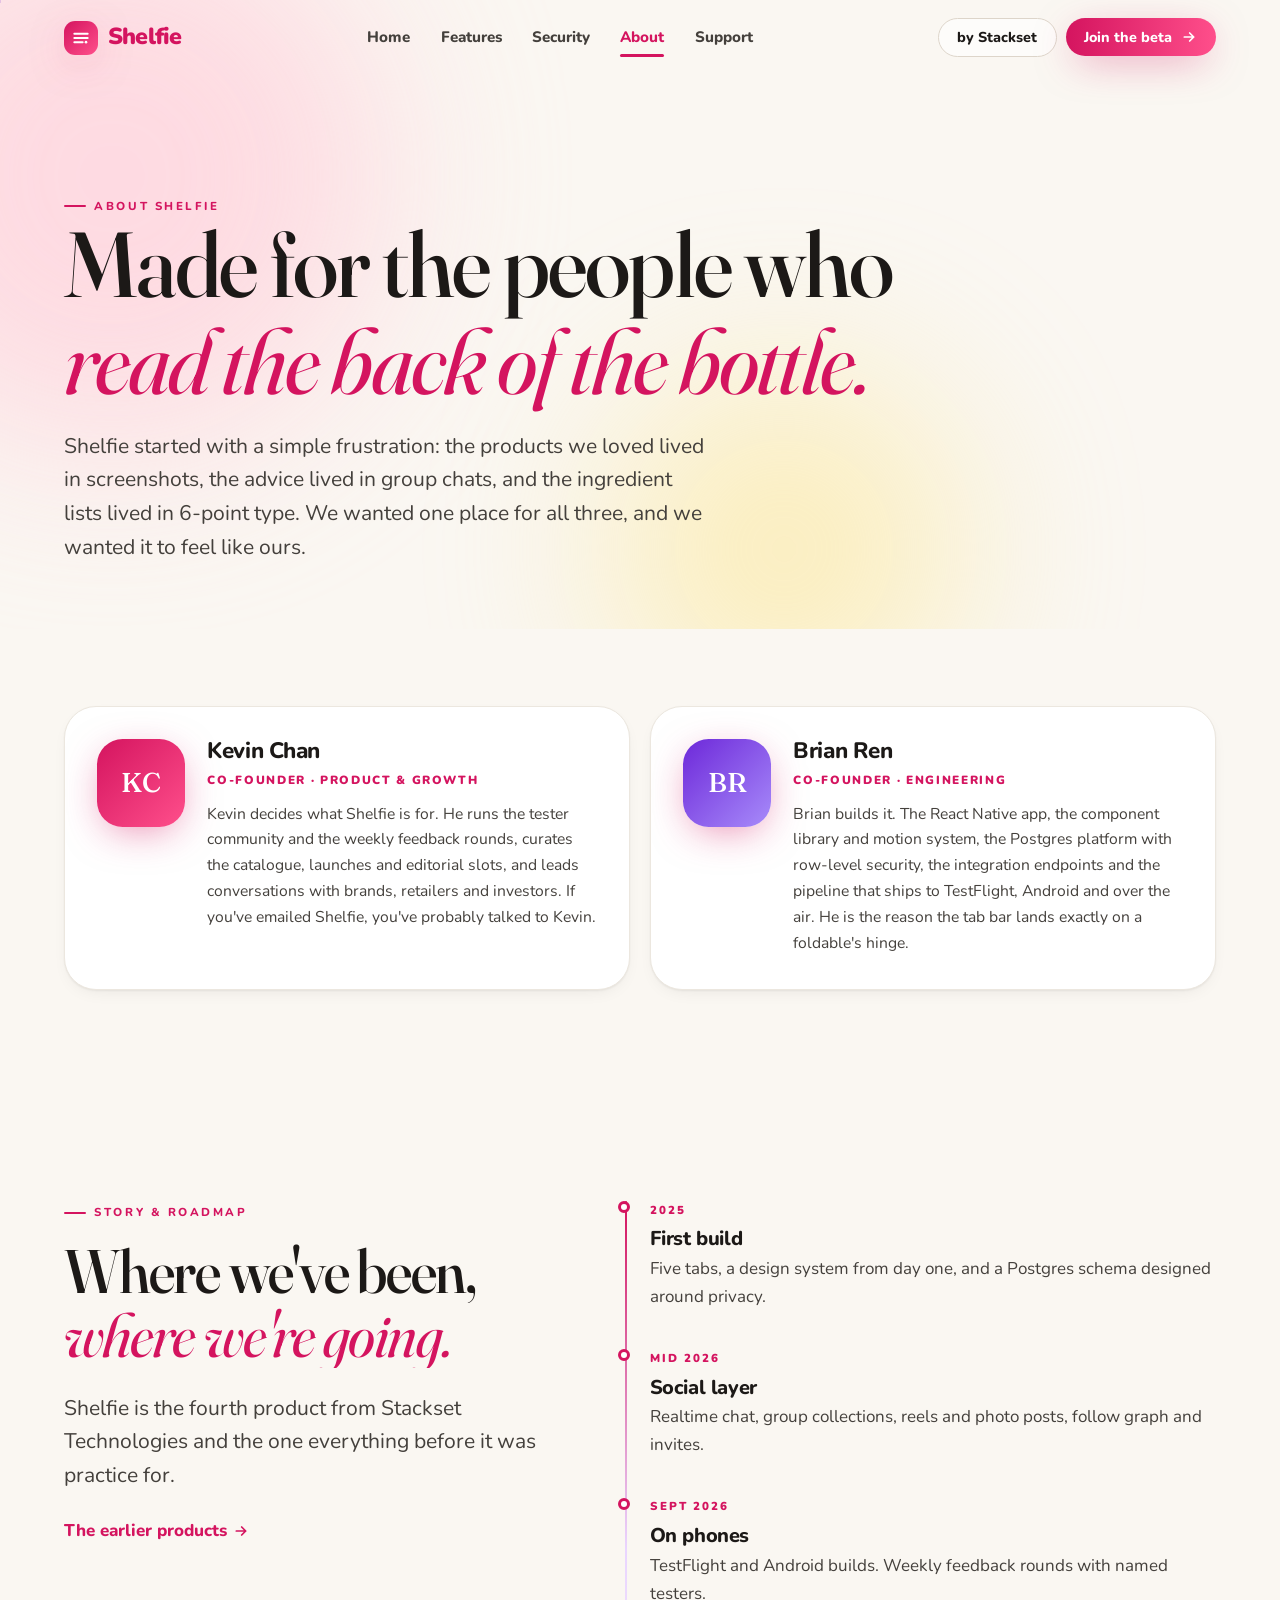
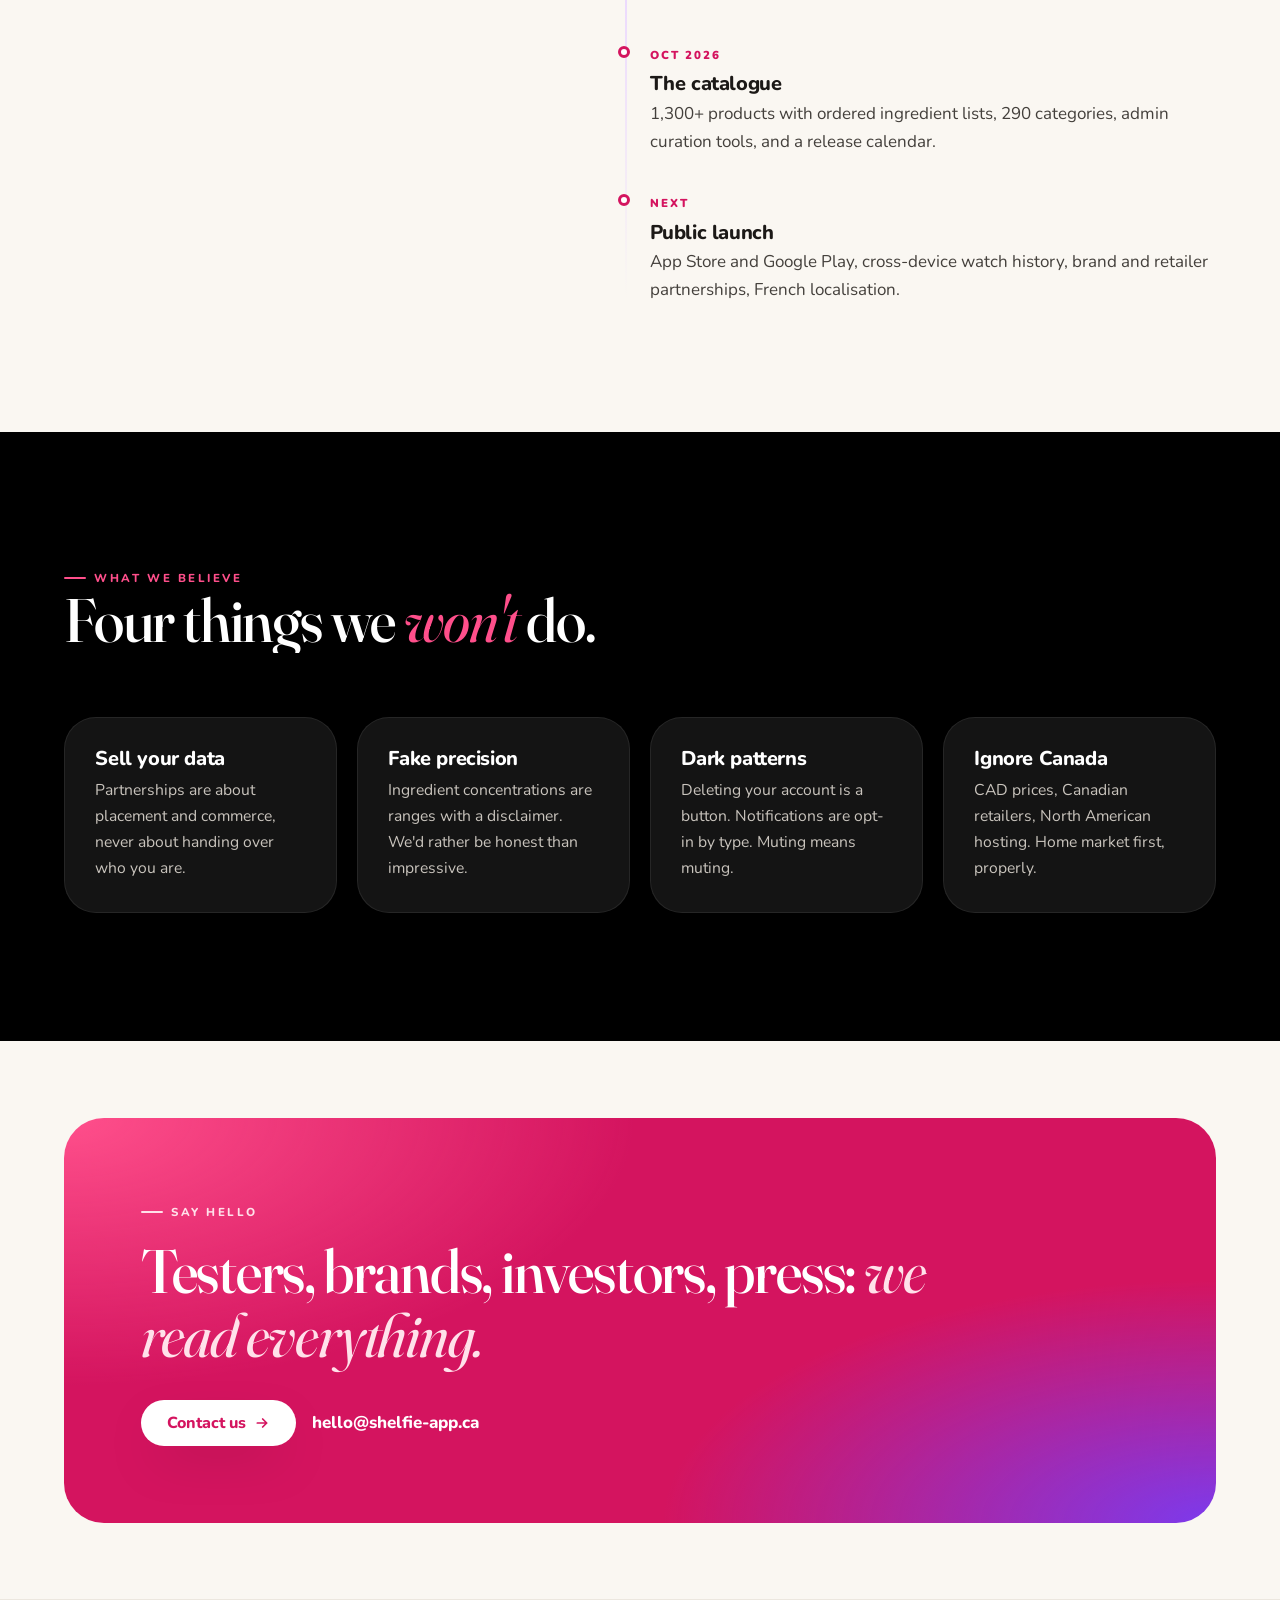
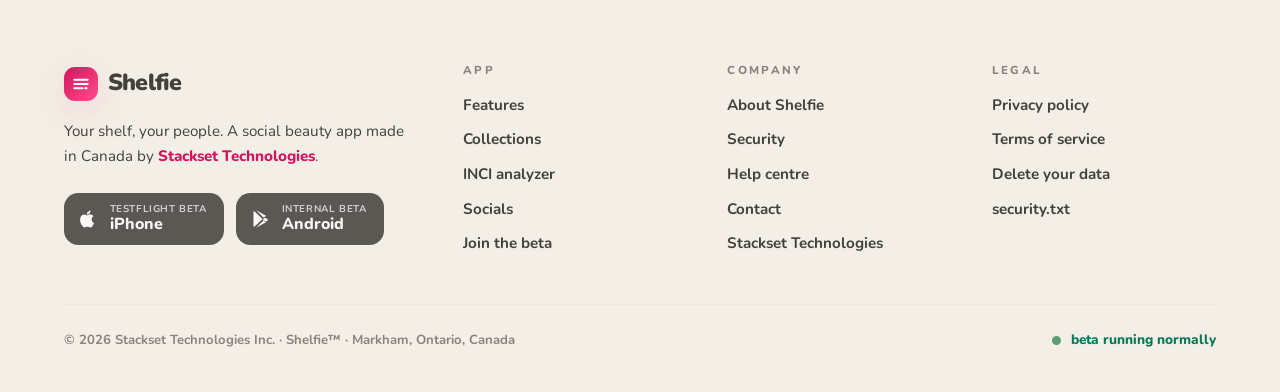
<file: about/index.html>
<!doctype html>
<html lang="en">
<head>
  <meta charset="utf-8" />
  <meta name="viewport" content="width=device-width, initial-scale=1" />
  <title>About — Shelfie</title>
  <meta name="description" content="The story behind Shelfie, the social beauty app from Stackset Technologies, founded by Kevin Chan and Brian Ren in Markham, Ontario. Roadmap and principles." />
  <link rel="canonical" href="https://shelfie-app.ca/about/" />
  <meta name="theme-color" content="#faf7f2" />
  <meta property="og:type" content="website" />
  <meta property="og:site_name" content="Shelfie" />
  <meta property="og:title" content="About — Shelfie" />
  <meta property="og:description" content="The story behind Shelfie, the social beauty app from Stackset Technologies, founded by Kevin Chan and Brian Ren in Markham, Ontario. Roadmap and principles." />
  <meta property="og:url" content="https://shelfie-app.ca/about/" />
  <meta property="og:image" content="https://shelfie-app.ca/assets/og.png" />
  <meta name="twitter:card" content="summary_large_image" />
  <meta name="twitter:title" content="About — Shelfie" />
  <meta name="twitter:description" content="The story behind Shelfie, the social beauty app from Stackset Technologies, founded by Kevin Chan and Brian Ren in Markham, Ontario. Roadmap and principles." />
  <meta name="twitter:image" content="https://shelfie-app.ca/assets/og.png" />
  <meta name="apple-itunes-app" content="app-id=6813313340" />
  <link rel="icon" type="image/svg+xml" href="/favicon.svg" />
  <link rel="apple-touch-icon" href="/assets/apple-touch-icon.png" />
  <link rel="preload" href="/assets/fonts/nunito-latin-wght-normal.woff2" as="font" type="font/woff2" crossorigin />
  <link rel="preload" href="/assets/fonts/fraunces-latin-opsz-normal.woff2" as="font" type="font/woff2" crossorigin />
  <link rel="stylesheet" href="/assets/css/main.css" />
  <script type="application/ld+json">{"@context":"https://schema.org","@type":"MobileApplication","name":"Shelfie","operatingSystem":"iOS, Android","applicationCategory":"LifestyleApplication","description":"The story behind Shelfie, the social beauty app from Stackset Technologies, founded by Kevin Chan and Brian Ren in Markham, Ontario. Roadmap and principles.","url":"https://shelfie-app.ca","author":{"@type":"Organization","name":"Stackset Technologies Inc.","url":"https://stackset.io"},"offers":{"@type":"Offer","price":"0","priceCurrency":"CAD"}}</script>
</head>
<body>
<div class="curtain" aria-hidden="true"><div class="cur-brand">Shelfie</div></div>
<div class="progress" aria-hidden="true"></div>
<a class="sr-only" href="#main">Skip to content</a>

<header id="site-nav" class="nav">
  <div class="container">
    <a class="brand" href="/" aria-label="Shelfie home"><span class="mark"><svg viewBox="0 0 24 24" fill="none" stroke="#fff" stroke-width="2.4" stroke-linecap="round" stroke-linejoin="round"><path d="M4 7h16M4 12h16M4 17h10"/><circle cx="18" cy="17" r="1.6" fill="#fff" stroke="none"/></svg></span>Shelfie</a>
    <nav class="nav-links" aria-label="Primary"><a href="/">Home</a><a href="/features/">Features</a><a href="/security/">Security</a><a href="/about/">About</a><a href="/support/">Support</a></nav>
    <div class="nav-cta">
      <a class="btn btn-ghost" href="https://stackset.io" target="_blank" rel="noopener">by Stackset</a>
      <a class="btn btn-primary" href="/#beta">Join the beta <svg class="arrow" width="16" height="16" viewBox="0 0 24 24" fill="none" stroke="currentColor" stroke-width="2.6" stroke-linecap="round" stroke-linejoin="round"><path d="M5 12h14M13 6l6 6-6 6"/></svg></a>
    </div>
    <button id="menu-btn" class="menu-btn" aria-label="Open menu" aria-expanded="false" aria-controls="mobile-menu">
      <svg width="20" height="20" viewBox="0 0 24 24" fill="none" stroke="currentColor" stroke-width="2.4" stroke-linecap="round"><path d="M4 7h16M4 12h16M4 17h16"/></svg>
    </button>
  </div>
</header>
<div id="mobile-menu" class="mobile-menu"><a href="/">Home</a><a href="/features/">Features</a><a href="/security/">Security</a><a href="/about/">About</a><a href="/support/">Support</a><a class="btn btn-primary" href="/#beta">Join the beta</a></div>
<main id="main">
<section class="page-hero">
  <div class="blobs" aria-hidden="true"><span class="blob blob-1"></span><span class="blob blob-4"></span></div>
  <div class="container" style="position:relative;z-index:2"><p class="eyebrow" data-hero="eyebrow">About Shelfie</p><h1 id="hero-title" class="h1" data-hero="title">Made for the people who <em>read the back of the bottle.</em></h1><p class="lead" data-hero="sub">Shelfie started with a simple frustration: the products we loved lived in screenshots, the advice lived in group chats, and the ingredient lists lived in 6-point type. We wanted one place for all three, and we wanted it to feel like ours.</p></div>
</section>

<section class="section-tight">
  <div class="container">
    <div class="grid grid-2">
      <div class="card founder" data-reveal="left" style="padding:2rem"><div class="avatar">KC</div><div><h3>Kevin Chan</h3><p class="role">Co-founder · Product &amp; growth</p><p>Kevin decides what Shelfie is for. He runs the tester community and the weekly feedback rounds, curates the catalogue, launches and editorial slots, and leads conversations with brands, retailers and investors. If you've emailed Shelfie, you've probably talked to Kevin.</p></div></div>
      <div class="card founder" data-reveal="right" style="padding:2rem"><div class="avatar b">BR</div><div><h3>Brian Ren</h3><p class="role">Co-founder · Engineering</p><p>Brian builds it. The React Native app, the component library and motion system, the Postgres platform with row-level security, the integration endpoints and the pipeline that ships to TestFlight, Android and over the air. He is the reason the tab bar lands exactly on a foldable's hinge.</p></div></div>
    </div>
  </div>
</section>

<section class="section" id="roadmap">
  <div class="container">
    <div class="sec-grid">
      <div><p class="eyebrow" data-reveal>Story &amp; roadmap</p><h2 class="h2 mt-2" data-split>Where we've been, <em>where we're going.</em></h2><p class="lead mt-3" data-reveal>Shelfie is the fourth product from Stackset Technologies and the one everything before it was practice for.</p><a class="link mt-3" href="https://stackset.io/products/" target="_blank" rel="noopener">The earlier products <svg class="arrow" width="16" height="16" viewBox="0 0 24 24" fill="none" stroke="currentColor" stroke-width="2.6" stroke-linecap="round" stroke-linejoin="round"><path d="M5 12h14M13 6l6 6-6 6"/></svg></a></div>
      <ol class="timeline" data-stagger>
        <li><span class="when">2025</span><h3>First build</h3><p>Five tabs, a design system from day one, and a Postgres schema designed around privacy.</p></li>
        <li><span class="when">Mid 2026</span><h3>Social layer</h3><p>Realtime chat, group collections, reels and photo posts, follow graph and invites.</p></li>
        <li><span class="when">Sept 2026</span><h3>On phones</h3><p>TestFlight and Android builds. Weekly feedback rounds with named testers.</p></li>
        <li><span class="when">Oct 2026</span><h3>The catalogue</h3><p>1,300+ products with ordered ingredient lists, 290 categories, admin curation tools, and a release calendar.</p></li>
        <li><span class="when">Next</span><h3>Public launch</h3><p>App Store and Google Play, cross-device watch history, brand and retailer partnerships, French localisation.</p></li>
      </ol>
    </div>
  </div>
</section>

<section class="section dark" id="principles">
  <div class="container">
    <div class="section-head"><p class="eyebrow" data-reveal>What we believe</p><h2 class="h2" data-split>Four things we <em>won't</em> do.</h2></div>
    <div class="grid grid-4">
      <div class="card" data-card><h3>Sell your data</h3><p>Partnerships are about placement and commerce, never about handing over who you are.</p></div>
      <div class="card" data-card><h3>Fake precision</h3><p>Ingredient concentrations are ranges with a disclaimer. We'd rather be honest than impressive.</p></div>
      <div class="card" data-card><h3>Dark patterns</h3><p>Deleting your account is a button. Notifications are opt-in by type. Muting means muting.</p></div>
      <div class="card" data-card><h3>Ignore Canada</h3><p>CAD prices, Canadian retailers, North American hosting. Home market first, properly.</p></div>
    </div>
  </div>
</section>

<section class="section-tight">
  <div class="container"><div class="cta-band" data-reveal="scale"><p class="eyebrow" style="color:#ffe1ea">Say hello</p><h2 class="h2 mt-2">Testers, brands, investors, press: <em>we read everything.</em></h2><div class="row"><a class="btn btn-primary" href="/support/#contact">Contact us <svg class="arrow" width="16" height="16" viewBox="0 0 24 24" fill="none" stroke="currentColor" stroke-width="2.6" stroke-linecap="round" stroke-linejoin="round"><path d="M5 12h14M13 6l6 6-6 6"/></svg></a><a class="mail" href="mailto:hello@shelfie-app.ca">hello@shelfie-app.ca</a></div></div></div>
</section>
</main>
<footer class="footer">
  <div class="container">
    <div class="footer-grid">
      <div>
        <a class="brand" href="/"><span class="mark"><svg viewBox="0 0 24 24" fill="none" stroke="#fff" stroke-width="2.4" stroke-linecap="round" stroke-linejoin="round"><path d="M4 7h16M4 12h16M4 17h10"/><circle cx="18" cy="17" r="1.6" fill="#fff" stroke="none"/></svg></span>Shelfie</a>
        <p class="tag-line">Your shelf, your people. A social beauty app made in Canada by <a href="https://stackset.io" target="_blank" rel="noopener" style="color:var(--brand);font-weight:800">Stackset Technologies</a>.</p>
        <div class="store-btns mt-3">
          <span class="store-btn soon"><svg width="20" height="20" viewBox="0 0 24 24" fill="currentColor"><path d="M16.4 12.6c0-2.6 2.1-3.8 2.2-3.9-1.2-1.8-3.1-2-3.7-2-1.6-.2-3.1.9-3.9.9-.8 0-2-.9-3.4-.9-1.7 0-3.3 1-4.2 2.6-1.8 3.1-.5 7.8 1.3 10.3.9 1.2 1.9 2.6 3.2 2.6 1.3-.1 1.8-.8 3.4-.8s2 .8 3.4.8 2.3-1.3 3.1-2.5c1-1.4 1.4-2.8 1.4-2.9-.1 0-2.8-1.1-2.8-4.2zM13.9 5c.7-.9 1.2-2 1-3.2-1 0-2.3.7-3 1.6-.7.8-1.2 2-1.1 3.1 1.2.1 2.4-.6 3.1-1.5z"/></svg><span><small>TestFlight beta</small><b>iPhone</b></span></span>
          <span class="store-btn soon"><svg width="20" height="20" viewBox="0 0 24 24" fill="currentColor"><path d="M3.6 2.5l10.3 9.5-10.3 9.5c-.3-.2-.6-.6-.6-1.1V3.6c0-.5.3-.9.6-1.1zm11.7 10.9l2.6 2.4-11.6 6.7 9-9.1zm0-2.8l-9-9.1 11.6 6.7-2.6 2.4zm4.3 1.4l-2.8-1.6-2.8 2.6 2.8 2.6 2.8-1.6c.9-.5.9-1.5 0-2z"/></svg><span><small>Internal beta</small><b>Android</b></span></span>
        </div>
      </div>
      <div><h4>App</h4><ul><li><a href="/features/">Features</a></li><li><a href="/features/#collections">Collections</a></li><li><a href="/features/#inci">INCI analyzer</a></li><li><a href="/features/#socials">Socials</a></li><li><a href="/#beta">Join the beta</a></li></ul></div>
      <div><h4>Company</h4><ul><li><a href="/about/">About Shelfie</a></li><li><a href="/security/">Security</a></li><li><a href="/support/">Help centre</a></li><li><a href="/support/#contact">Contact</a></li><li><a href="https://stackset.io" target="_blank" rel="noopener">Stackset Technologies</a></li></ul></div>
      <div><h4>Legal</h4><ul><li><a href="/privacy/">Privacy policy</a></li><li><a href="/terms/">Terms of service</a></li><li><a href="/support/#data">Delete your data</a></li><li><a href="/.well-known/security.txt">security.txt</a></li></ul></div>
    </div>
    <div class="footer-bottom">
      <span>© 2026 Stackset Technologies Inc. · Shelfie™ · Markham, Ontario, Canada</span>
      <span class="status-row"><span class="dot"></span>beta running normally</span>
    </div>
  </div>
</footer>
<script src="/assets/vendor/gsap.min.js" defer></script>
<script src="/assets/vendor/ScrollTrigger.min.js" defer></script>
<script src="/assets/vendor/lenis.min.js" defer></script>
<script src="/assets/vendor/split-type.min.js" defer></script>
<script src="/assets/js/main.js" defer></script>
</body>
</html>
</file>
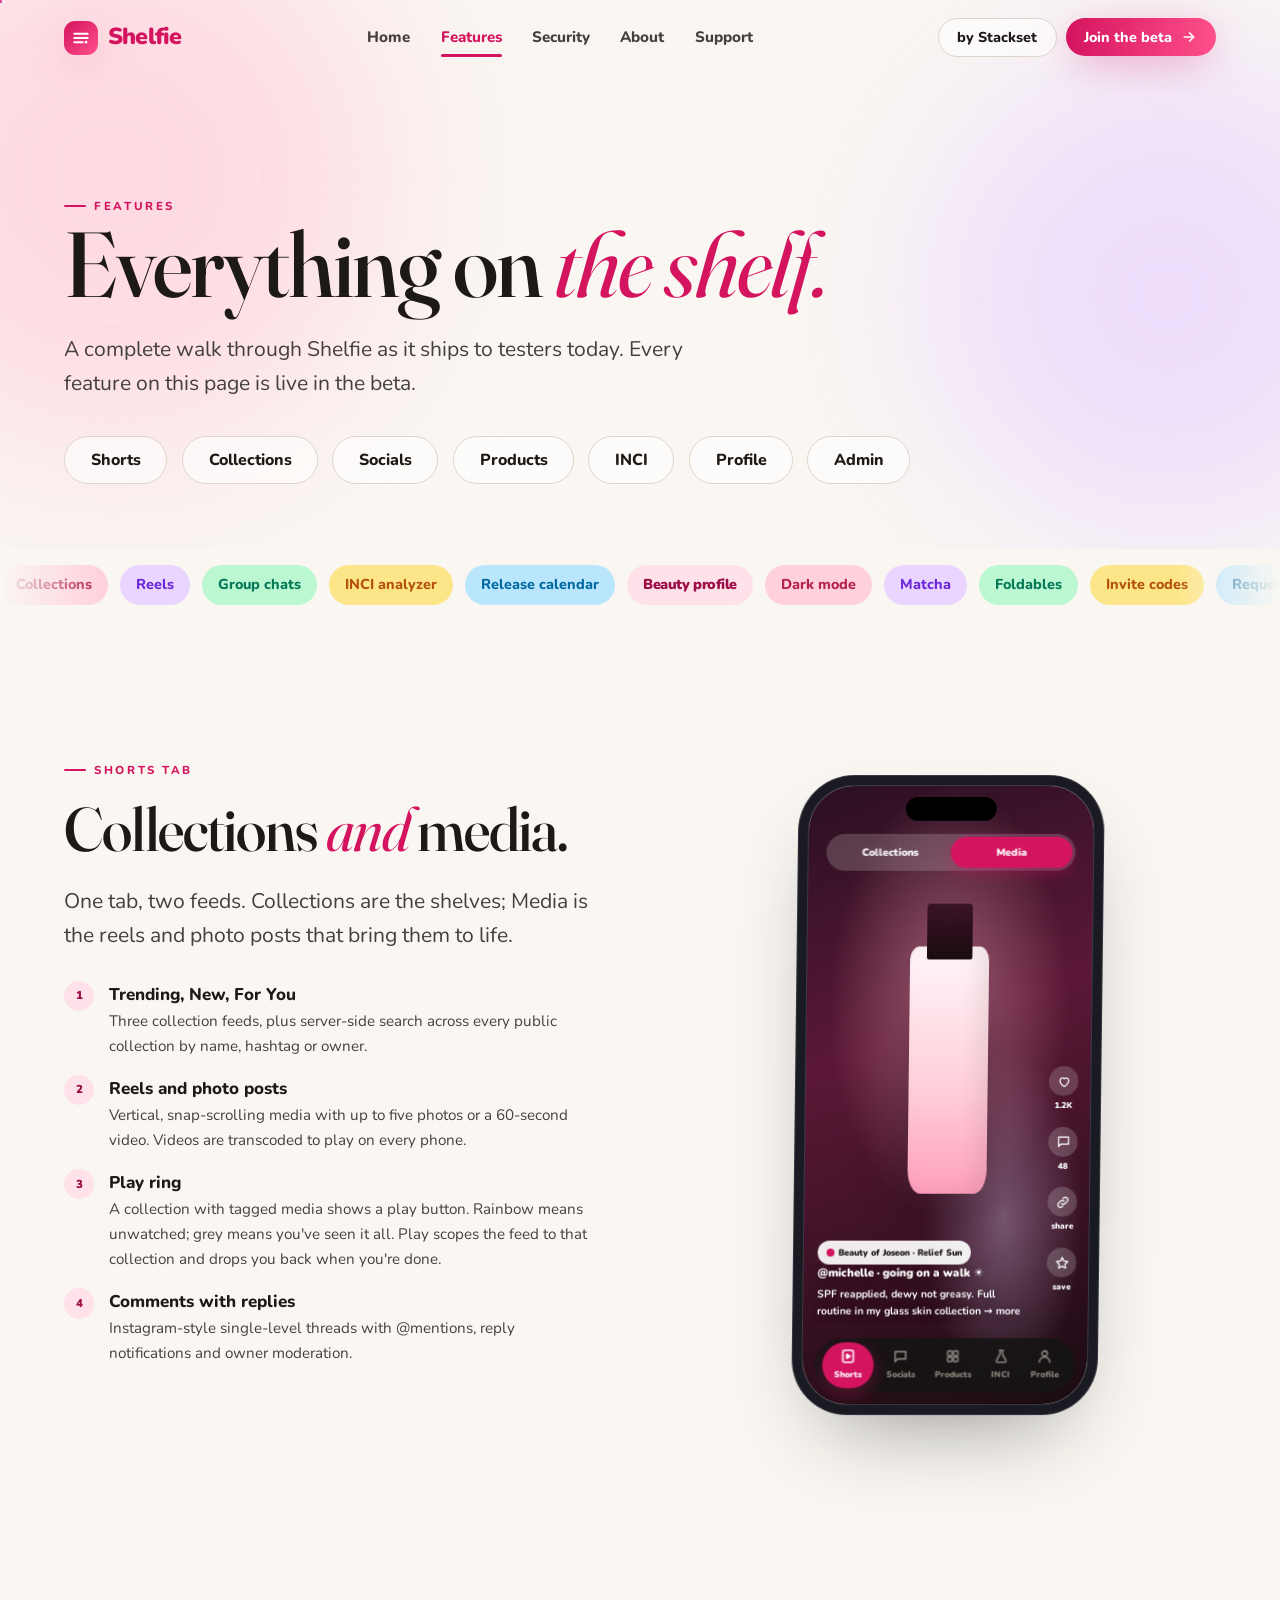
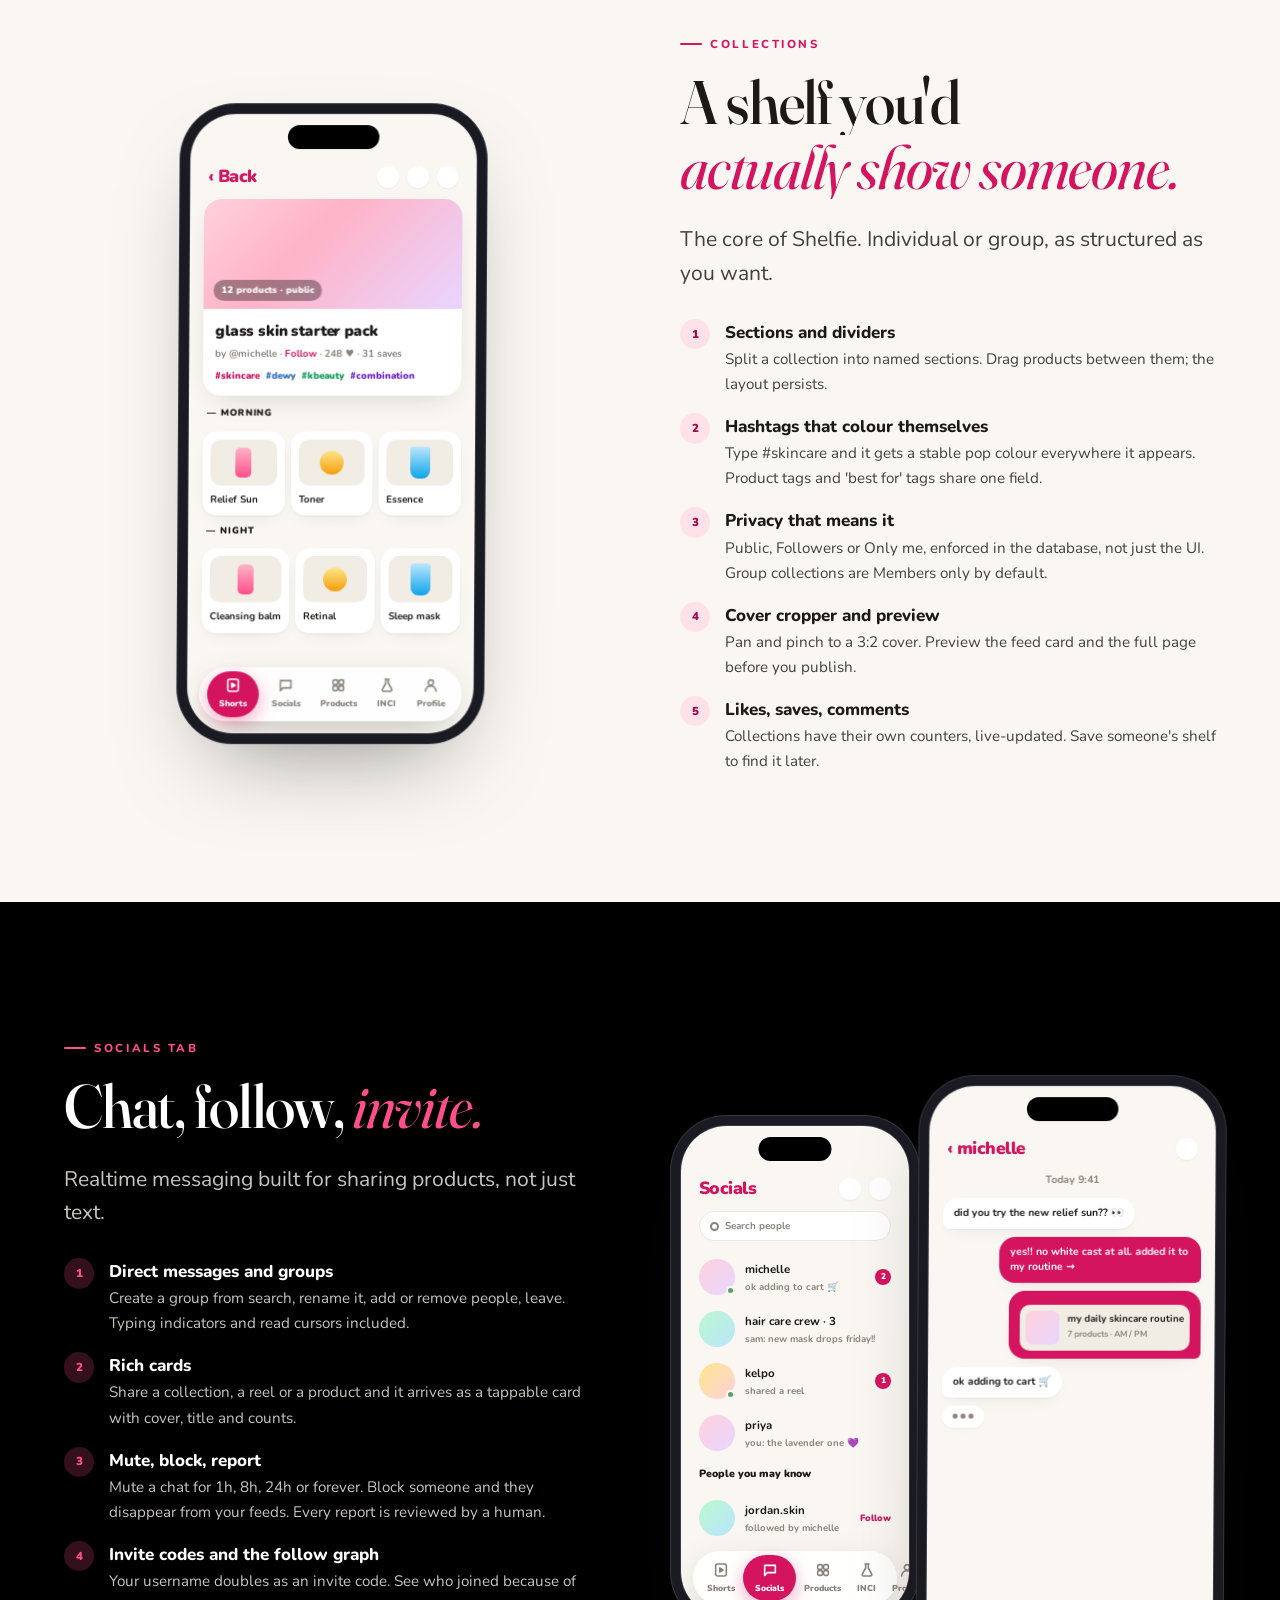
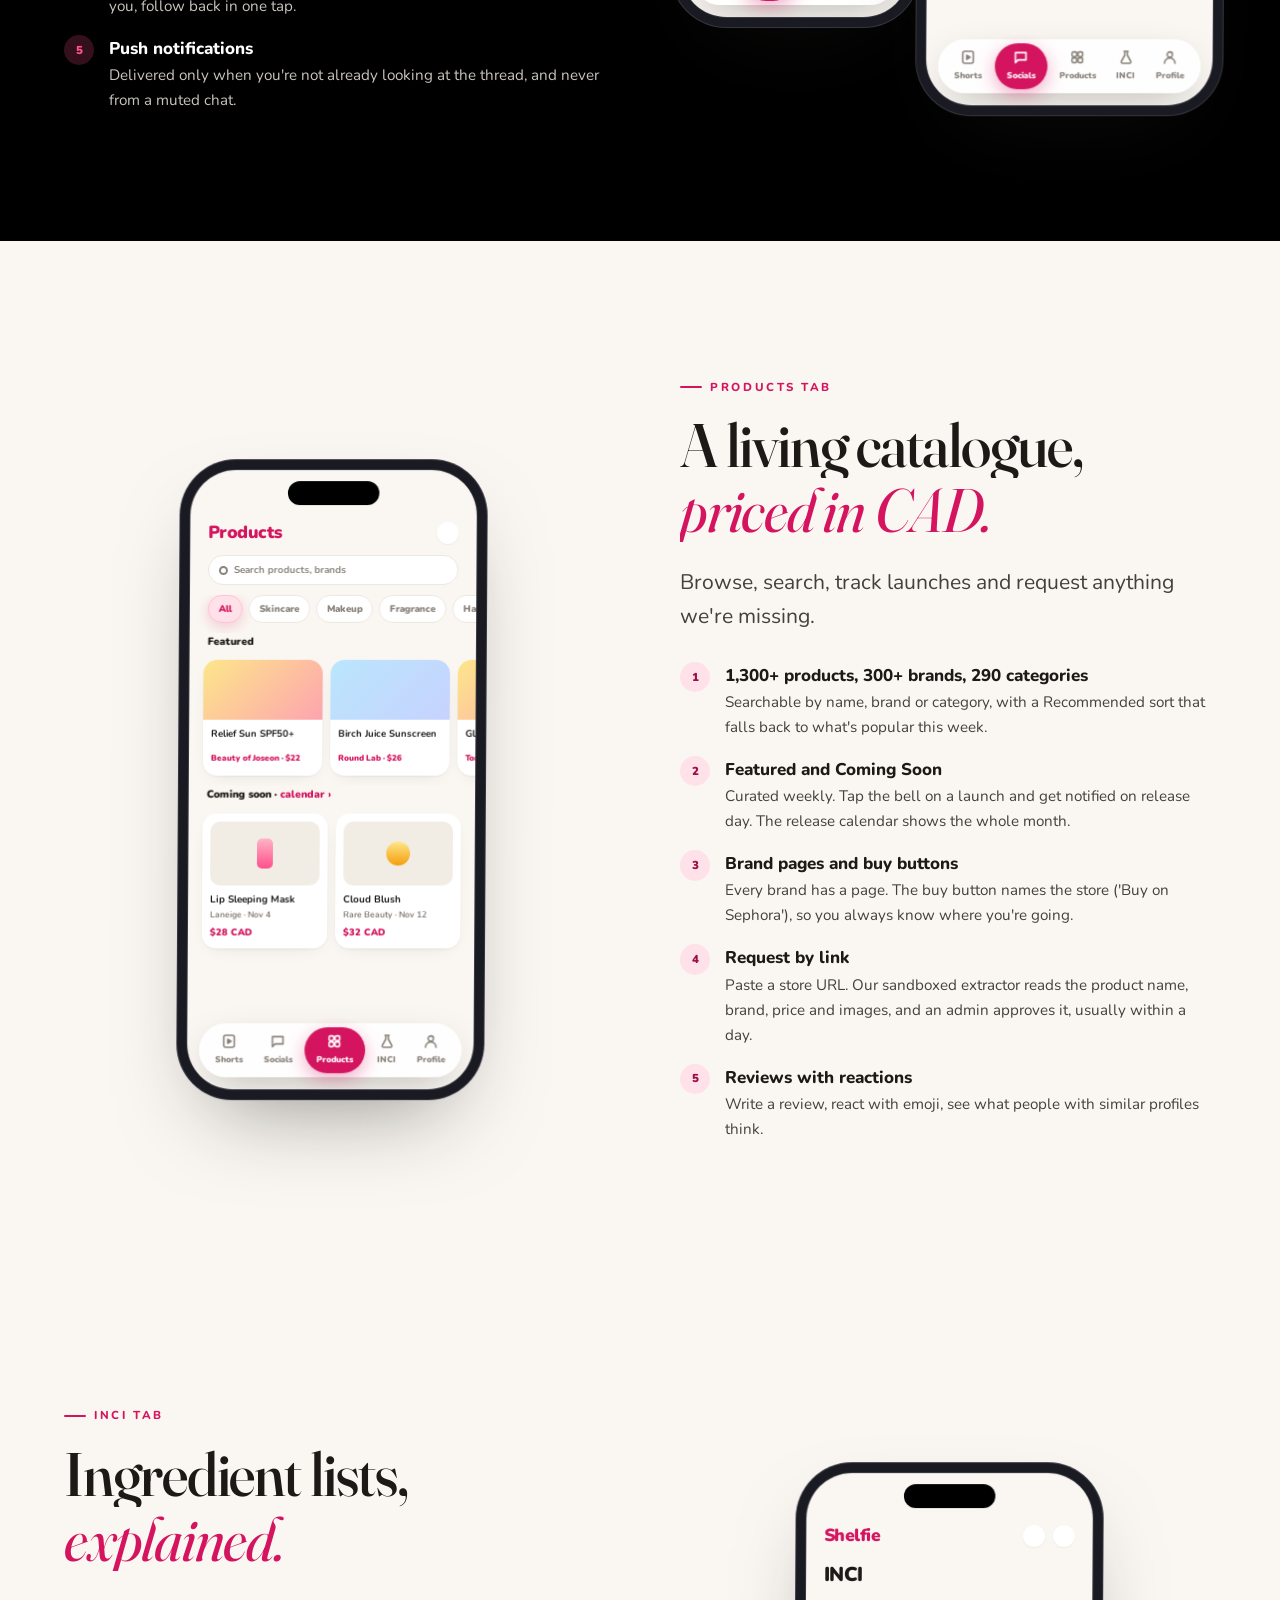
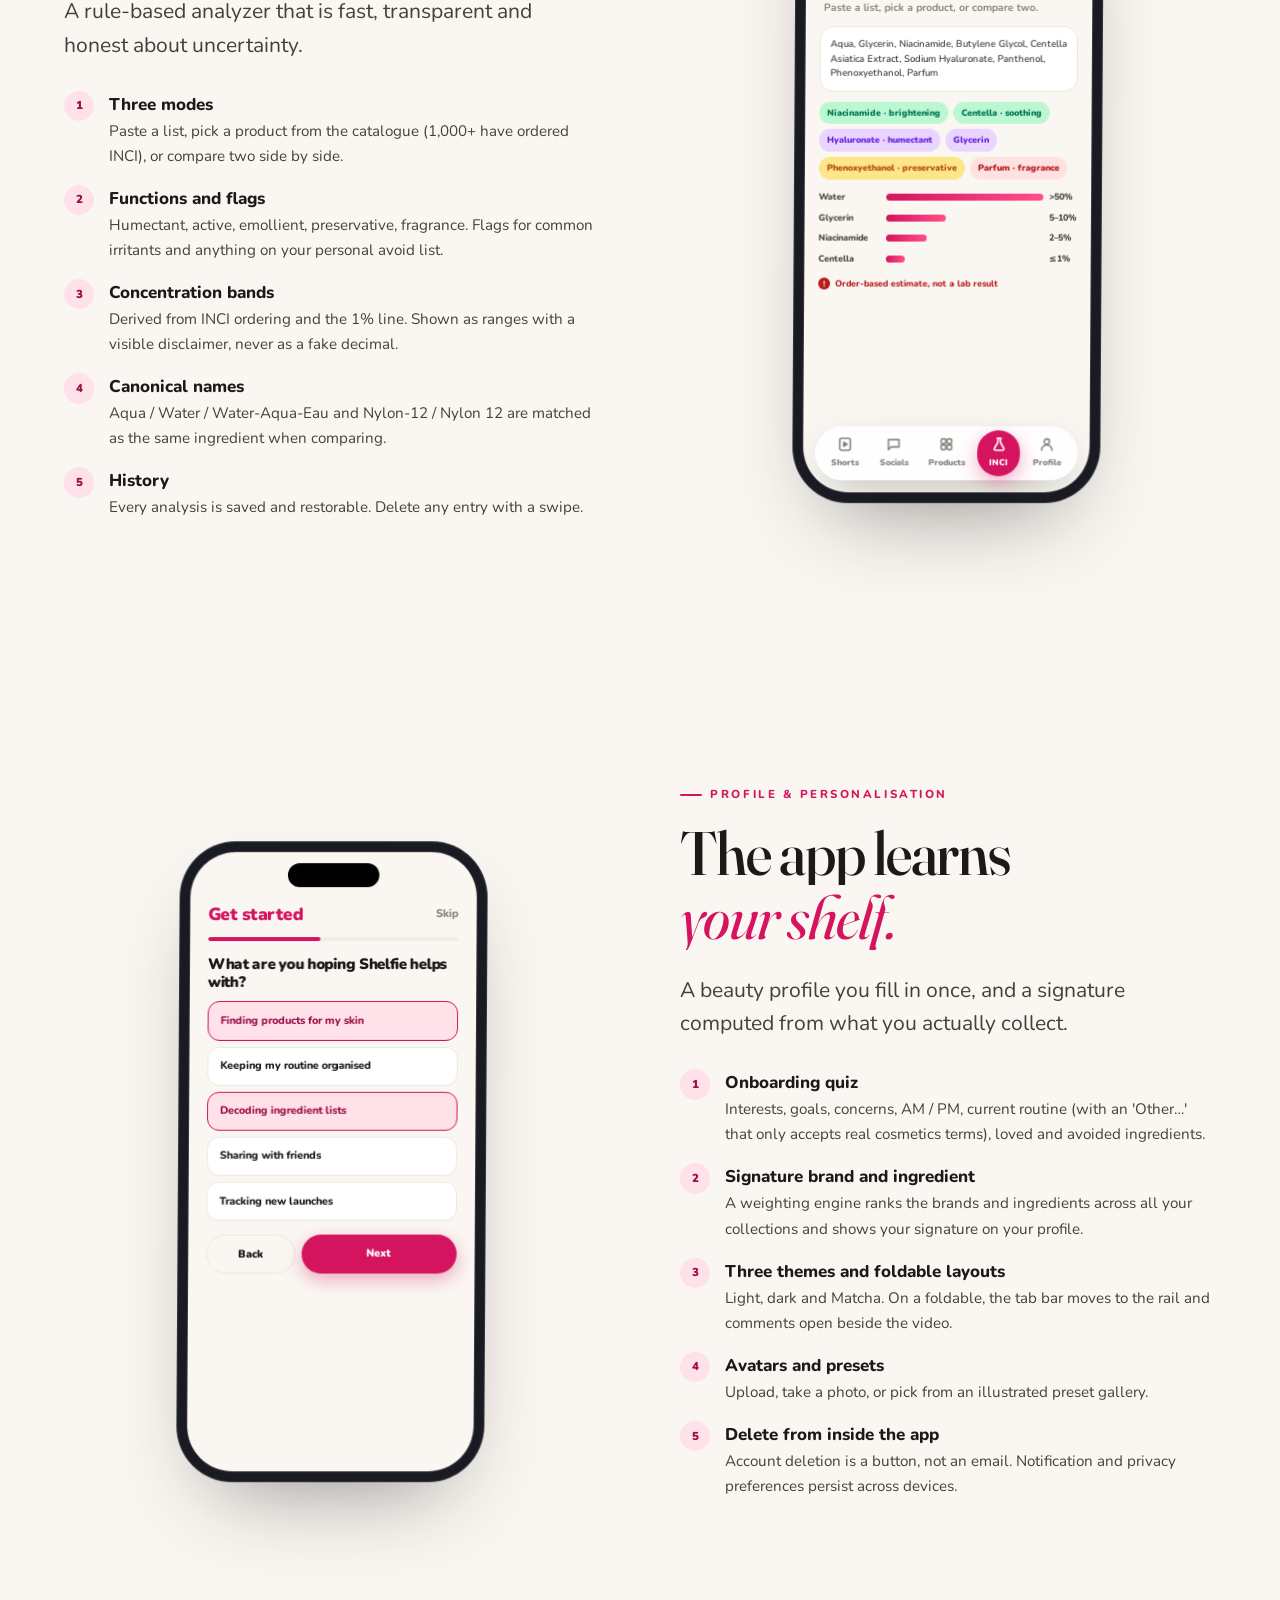
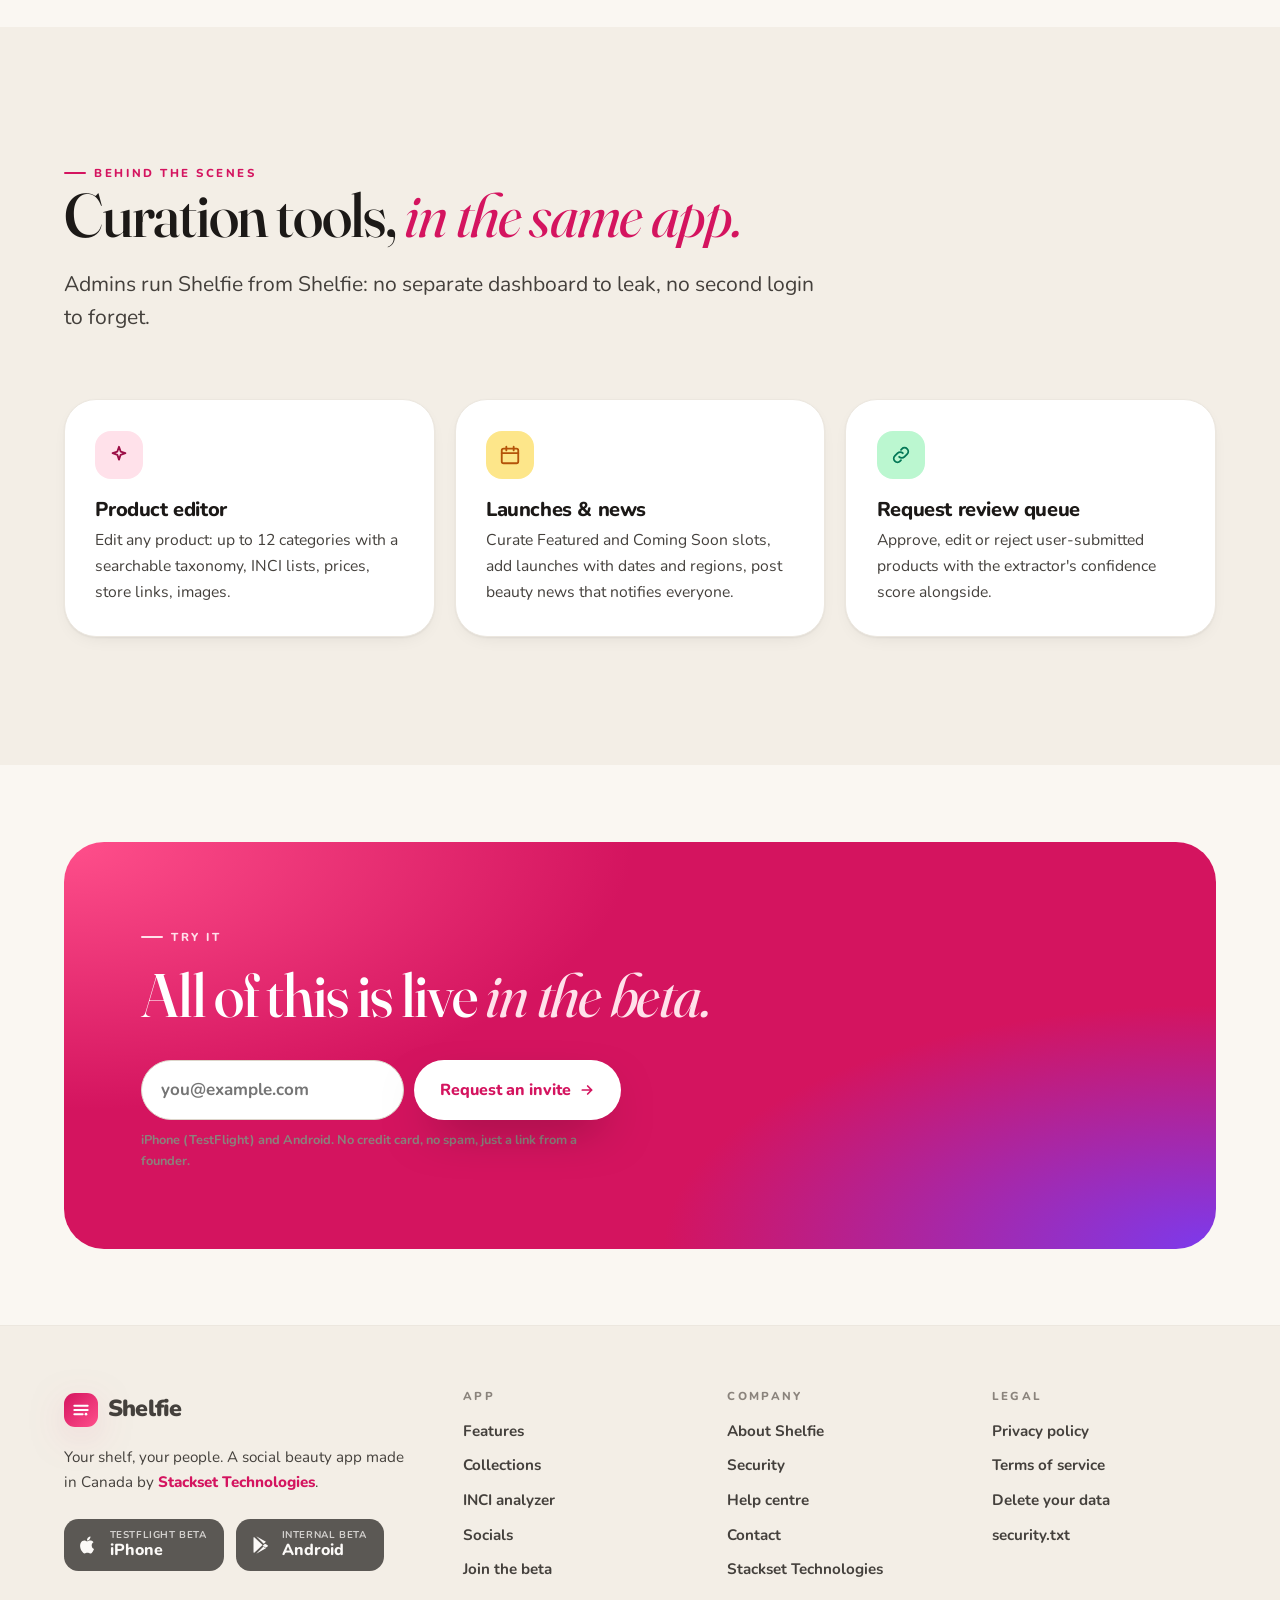
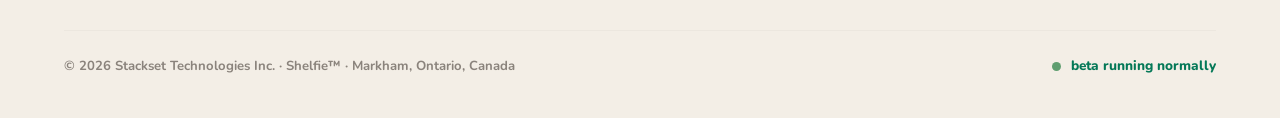
<file: features/index.html>
<!doctype html>
<html lang="en">
<head>
  <meta charset="utf-8" />
  <meta name="viewport" content="width=device-width, initial-scale=1" />
  <title>Features — Shelfie</title>
  <meta name="description" content="A complete tour of Shelfie: collections with sections and privacy, reels tagged to products, realtime chat, a 1,300-product Canadian catalogue, the INCI ingredient analyzer, beauty profile and themes." />
  <link rel="canonical" href="https://shelfie-app.ca/features/" />
  <meta name="theme-color" content="#faf7f2" />
  <meta property="og:type" content="website" />
  <meta property="og:site_name" content="Shelfie" />
  <meta property="og:title" content="Features — Shelfie" />
  <meta property="og:description" content="A complete tour of Shelfie: collections with sections and privacy, reels tagged to products, realtime chat, a 1,300-product Canadian catalogue, the INCI ingredient analyzer, beauty profile and themes." />
  <meta property="og:url" content="https://shelfie-app.ca/features/" />
  <meta property="og:image" content="https://shelfie-app.ca/assets/og.png" />
  <meta name="twitter:card" content="summary_large_image" />
  <meta name="twitter:title" content="Features — Shelfie" />
  <meta name="twitter:description" content="A complete tour of Shelfie: collections with sections and privacy, reels tagged to products, realtime chat, a 1,300-product Canadian catalogue, the INCI ingredient analyzer, beauty profile and themes." />
  <meta name="twitter:image" content="https://shelfie-app.ca/assets/og.png" />
  <meta name="apple-itunes-app" content="app-id=6813313340" />
  <link rel="icon" type="image/svg+xml" href="/favicon.svg" />
  <link rel="apple-touch-icon" href="/assets/apple-touch-icon.png" />
  <link rel="preload" href="/assets/fonts/nunito-latin-wght-normal.woff2" as="font" type="font/woff2" crossorigin />
  <link rel="preload" href="/assets/fonts/fraunces-latin-opsz-normal.woff2" as="font" type="font/woff2" crossorigin />
  <link rel="stylesheet" href="/assets/css/main.css" />
  <script type="application/ld+json">{"@context":"https://schema.org","@type":"MobileApplication","name":"Shelfie","operatingSystem":"iOS, Android","applicationCategory":"LifestyleApplication","description":"A complete tour of Shelfie: collections with sections and privacy, reels tagged to products, realtime chat, a 1,300-product Canadian catalogue, the INCI ingredient analyzer, beauty profile and themes.","url":"https://shelfie-app.ca","author":{"@type":"Organization","name":"Stackset Technologies Inc.","url":"https://stackset.io"},"offers":{"@type":"Offer","price":"0","priceCurrency":"CAD"}}</script>
</head>
<body>
<div class="curtain" aria-hidden="true"><div class="cur-brand">Shelfie</div></div>
<div class="progress" aria-hidden="true"></div>
<a class="sr-only" href="#main">Skip to content</a>

<header id="site-nav" class="nav">
  <div class="container">
    <a class="brand" href="/" aria-label="Shelfie home"><span class="mark"><svg viewBox="0 0 24 24" fill="none" stroke="#fff" stroke-width="2.4" stroke-linecap="round" stroke-linejoin="round"><path d="M4 7h16M4 12h16M4 17h10"/><circle cx="18" cy="17" r="1.6" fill="#fff" stroke="none"/></svg></span>Shelfie</a>
    <nav class="nav-links" aria-label="Primary"><a href="/">Home</a><a href="/features/">Features</a><a href="/security/">Security</a><a href="/about/">About</a><a href="/support/">Support</a></nav>
    <div class="nav-cta">
      <a class="btn btn-ghost" href="https://stackset.io" target="_blank" rel="noopener">by Stackset</a>
      <a class="btn btn-primary" href="/#beta">Join the beta <svg class="arrow" width="16" height="16" viewBox="0 0 24 24" fill="none" stroke="currentColor" stroke-width="2.6" stroke-linecap="round" stroke-linejoin="round"><path d="M5 12h14M13 6l6 6-6 6"/></svg></a>
    </div>
    <button id="menu-btn" class="menu-btn" aria-label="Open menu" aria-expanded="false" aria-controls="mobile-menu">
      <svg width="20" height="20" viewBox="0 0 24 24" fill="none" stroke="currentColor" stroke-width="2.4" stroke-linecap="round"><path d="M4 7h16M4 12h16M4 17h16"/></svg>
    </button>
  </div>
</header>
<div id="mobile-menu" class="mobile-menu"><a href="/">Home</a><a href="/features/">Features</a><a href="/security/">Security</a><a href="/about/">About</a><a href="/support/">Support</a><a class="btn btn-primary" href="/#beta">Join the beta</a></div>
<main id="main">
<section class="page-hero">
  <div class="blobs" aria-hidden="true"><span class="blob blob-1"></span><span class="blob blob-2"></span></div>
  <div class="container" style="position:relative;z-index:2">
    <p class="eyebrow" data-hero="eyebrow">Features</p>
    <h1 id="hero-title" class="h1" data-hero="title">Everything on <em>the shelf.</em></h1>
    <p class="lead" data-hero="sub">A complete walk through Shelfie as it ships to testers today. Every feature on this page is live in the beta.</p>
    <div class="hero-cta" data-hero="cta"><a class="btn btn-ghost" href="#shorts">Shorts</a><a class="btn btn-ghost" href="#collections">Collections</a><a class="btn btn-ghost" href="#socials">Socials</a><a class="btn btn-ghost" href="#products">Products</a><a class="btn btn-ghost" href="#inci">INCI</a><a class="btn btn-ghost" href="#profile">Profile</a><a class="btn btn-ghost" href="#admin">Admin</a></div>
  </div>
</section>
<div class="marquee" aria-hidden="true"><div class="marquee-track rev"><span class="tag blush">Collections</span><span class="tag lavender">Reels</span><span class="tag mint">Group chats</span><span class="tag butter">INCI analyzer</span><span class="tag sky">Release calendar</span><span class="tag brand">Beauty profile</span><span class="tag blush">Dark mode</span><span class="tag lavender">Matcha</span><span class="tag mint">Foldables</span><span class="tag butter">Invite codes</span><span class="tag sky">Request a product</span><span class="tag brand">Signature brand</span><span class="tag blush">Collections</span><span class="tag lavender">Reels</span><span class="tag mint">Group chats</span><span class="tag butter">INCI analyzer</span><span class="tag sky">Release calendar</span><span class="tag brand">Beauty profile</span><span class="tag blush">Dark mode</span><span class="tag lavender">Matcha</span><span class="tag mint">Foldables</span><span class="tag butter">Invite codes</span><span class="tag sky">Request a product</span><span class="tag brand">Signature brand</span></div></div>


<section class="section " id="shorts">
  <div class="container">
    <div class="showcase ">
      <div><p class="eyebrow" data-reveal>Shorts tab</p><h2 class="h2 mt-2" data-split>Collections <em>and</em> media.</h2><p class="lead mt-3" data-reveal>One tab, two feeds. Collections are the shelves; Media is the reels and photo posts that bring them to life.</p><ul class="feature-list" data-stagger><li><span class="n">1</span><div><strong>Trending, New, For You</strong><p>Three collection feeds, plus server-side search across every public collection by name, hashtag or owner.</p></div></li><li><span class="n">2</span><div><strong>Reels and photo posts</strong><p>Vertical, snap-scrolling media with up to five photos or a 60-second video. Videos are transcoded to play on every phone.</p></div></li><li><span class="n">3</span><div><strong>Play ring</strong><p>A collection with tagged media shows a play button. Rainbow means unwatched; grey means you've seen it all. Play scopes the feed to that collection and drops you back when you're done.</p></div></li><li><span class="n">4</span><div><strong>Comments with replies</strong><p>Instagram-style single-level threads with @mentions, reply notifications and owner moderation.</p></div></li></ul></div>
      <div class="showcase-media" data-reveal="right"><div class="phone " data-phone><div class="screen "><div class="s-reel"><div class="vid"></div><div class="prod"><span>Beauty of Joseon · Relief Sun</span></div><div class="rail"><span><i><svg width="22" height="22" viewBox="0 0 24 24" fill="none" stroke="currentColor" stroke-width="2" stroke-linecap="round" stroke-linejoin="round"><path d="M12 20s-7-4.5-7-10a4 4 0 017-2.5A4 4 0 0119 10c0 5.5-7 10-7 10z"/></svg></i>1.2K</span><span><i><svg width="22" height="22" viewBox="0 0 24 24" fill="none" stroke="currentColor" stroke-width="2" stroke-linecap="round" stroke-linejoin="round"><path d="M4 5h16v11H8l-4 4z"/></svg></i>48</span><span><i><svg width="22" height="22" viewBox="0 0 24 24" fill="none" stroke="currentColor" stroke-width="2" stroke-linecap="round" stroke-linejoin="round"><path d="M10 14a4 4 0 005.7 0l3-3a4 4 0 00-5.7-5.7l-1 1"/><path d="M14 10a4 4 0 00-5.7 0l-3 3a4 4 0 005.7 5.7l1-1"/></svg></i>share</span><span><i><svg width="22" height="22" viewBox="0 0 24 24" fill="none" stroke="currentColor" stroke-width="2" stroke-linecap="round" stroke-linejoin="round"><path d="M12 3l2.7 5.6 6.3.9-4.5 4.4 1 6.1L12 17l-5.5 3 1-6.1L3 9.5l6.3-.9z"/></svg></i>save</span></div><div class="cap"><b>@michelle · going on a walk ☀️</b>SPF reapplied, dewy not greasy. Full routine in my glass skin collection → more</div></div><div class="s-pill" style="position:absolute;top:44px;left:0;right:0;background:rgba(255,255,255,.18);backdrop-filter:blur(8px)"><span style="color:#fff">Collections</span><span class="on">Media</span></div><div class="s-tabbar" style="background:rgba(20,20,20,.85)"><span class="on"><svg viewBox="0 0 24 24" fill="none" stroke="currentColor" stroke-width="2.4" stroke-linecap="round" stroke-linejoin="round"><rect x="4" y="3" width="16" height="18" rx="3"/><path d="M10 9l5 3-5 3z" fill="currentColor"/></svg>Shorts</span><span class=""><svg viewBox="0 0 24 24" fill="none" stroke="currentColor" stroke-width="2.4" stroke-linecap="round" stroke-linejoin="round"><path d="M4 5h16v11H8l-4 4z"/></svg>Socials</span><span class=""><svg viewBox="0 0 24 24" fill="none" stroke="currentColor" stroke-width="2.4" stroke-linecap="round" stroke-linejoin="round"><rect x="4" y="4" width="7" height="7" rx="2"/><rect x="13" y="4" width="7" height="7" rx="2"/><rect x="4" y="13" width="7" height="7" rx="2"/><rect x="13" y="13" width="7" height="7" rx="2"/></svg>Products</span><span class=""><svg viewBox="0 0 24 24" fill="none" stroke="currentColor" stroke-width="2.4" stroke-linecap="round" stroke-linejoin="round"><path d="M9 3h6M10 3v6l-5 9a2 2 0 002 3h10a2 2 0 002-3l-5-9V3"/></svg>INCI</span><span class=""><svg viewBox="0 0 24 24" fill="none" stroke="currentColor" stroke-width="2.4" stroke-linecap="round" stroke-linejoin="round"><circle cx="12" cy="8" r="4"/><path d="M4 21a8 8 0 0116 0"/></svg>Profile</span></div></div></div></div>
    </div>
  </div>
</section>



<section class="section " id="collections">
  <div class="container">
    <div class="showcase flip">
      <div><p class="eyebrow" data-reveal>Collections</p><h2 class="h2 mt-2" data-split>A shelf you'd <em>actually show someone.</em></h2><p class="lead mt-3" data-reveal>The core of Shelfie. Individual or group, as structured as you want.</p><ul class="feature-list" data-stagger><li><span class="n">1</span><div><strong>Sections and dividers</strong><p>Split a collection into named sections. Drag products between them; the layout persists.</p></div></li><li><span class="n">2</span><div><strong>Hashtags that colour themselves</strong><p>Type #skincare and it gets a stable pop colour everywhere it appears. Product tags and 'best for' tags share one field.</p></div></li><li><span class="n">3</span><div><strong>Privacy that means it</strong><p>Public, Followers or Only me, enforced in the database, not just the UI. Group collections are Members only by default.</p></div></li><li><span class="n">4</span><div><strong>Cover cropper and preview</strong><p>Pan and pinch to a 3:2 cover. Preview the feed card and the full page before you publish.</p></div></li><li><span class="n">5</span><div><strong>Likes, saves, comments</strong><p>Collections have their own counters, live-updated. Save someone's shelf to find it later.</p></div></li></ul></div>
      <div class="showcase-media" data-reveal="left"><div class="phone " data-phone><div class="screen "><div class="s-top"><span class="logo">‹ Back</span><span class="ic"><i></i><i></i><i></i></span></div><div class="s-card" style="margin-top:0"><div class="cov" style="height:110px"><span class="cnt">12 products · public</span></div><div class="body"><div class="ttl" style="font-size:.95rem">glass skin starter pack</div><div class="sub">by @michelle · <b style="color:#d4145f">Follow</b> · 248 ♥ · 31 saves</div><div class="tags"><span style="color:#d4145f">#skincare</span><span style="color:#2f6ebf">#dewy</span><span style="color:#0f9d58">#kbeauty</span><span style="color:#6d28d9">#combination</span></div></div></div><div class="s-sub" style="font-weight:900;color:#1c1917;letter-spacing:.1em;text-transform:uppercase;font-size:.58rem">— Morning</div><div class="s-pgrid" style="grid-template-columns:repeat(3,1fr);gap:6px"><div class="p"><div class="im" style="height:46px"><i></i></div><b>Relief Sun</b></div><div class="p"><div class="im" style="height:46px"><i></i></div><b>Toner</b></div><div class="p"><div class="im" style="height:46px"><i></i></div><b>Essence</b></div></div><div class="s-sub" style="font-weight:900;color:#1c1917;letter-spacing:.1em;text-transform:uppercase;font-size:.58rem;margin-top:8px">— Night</div><div class="s-pgrid" style="grid-template-columns:repeat(3,1fr);gap:6px"><div class="p"><div class="im" style="height:46px"><i></i></div><b>Cleansing balm</b></div><div class="p"><div class="im" style="height:46px"><i></i></div><b>Retinal</b></div><div class="p"><div class="im" style="height:46px"><i></i></div><b>Sleep mask</b></div></div><div class="s-tabbar"><span class="on"><svg viewBox="0 0 24 24" fill="none" stroke="currentColor" stroke-width="2.4" stroke-linecap="round" stroke-linejoin="round"><rect x="4" y="3" width="16" height="18" rx="3"/><path d="M10 9l5 3-5 3z" fill="currentColor"/></svg>Shorts</span><span class=""><svg viewBox="0 0 24 24" fill="none" stroke="currentColor" stroke-width="2.4" stroke-linecap="round" stroke-linejoin="round"><path d="M4 5h16v11H8l-4 4z"/></svg>Socials</span><span class=""><svg viewBox="0 0 24 24" fill="none" stroke="currentColor" stroke-width="2.4" stroke-linecap="round" stroke-linejoin="round"><rect x="4" y="4" width="7" height="7" rx="2"/><rect x="13" y="4" width="7" height="7" rx="2"/><rect x="4" y="13" width="7" height="7" rx="2"/><rect x="13" y="13" width="7" height="7" rx="2"/></svg>Products</span><span class=""><svg viewBox="0 0 24 24" fill="none" stroke="currentColor" stroke-width="2.4" stroke-linecap="round" stroke-linejoin="round"><path d="M9 3h6M10 3v6l-5 9a2 2 0 002 3h10a2 2 0 002-3l-5-9V3"/></svg>INCI</span><span class=""><svg viewBox="0 0 24 24" fill="none" stroke="currentColor" stroke-width="2.4" stroke-linecap="round" stroke-linejoin="round"><circle cx="12" cy="8" r="4"/><path d="M4 21a8 8 0 0116 0"/></svg>Profile</span></div></div></div></div>
    </div>
  </div>
</section>



<section class="section dark" id="socials">
  <div class="container">
    <div class="showcase ">
      <div><p class="eyebrow" data-reveal>Socials tab</p><h2 class="h2 mt-2" data-split>Chat, follow, <em>invite.</em></h2><p class="lead mt-3" data-reveal>Realtime messaging built for sharing products, not just text.</p><ul class="feature-list" data-stagger><li><span class="n">1</span><div><strong>Direct messages and groups</strong><p>Create a group from search, rename it, add or remove people, leave. Typing indicators and read cursors included.</p></div></li><li><span class="n">2</span><div><strong>Rich cards</strong><p>Share a collection, a reel or a product and it arrives as a tappable card with cover, title and counts.</p></div></li><li><span class="n">3</span><div><strong>Mute, block, report</strong><p>Mute a chat for 1h, 8h, 24h or forever. Block someone and they disappear from your feeds. Every report is reviewed by a human.</p></div></li><li><span class="n">4</span><div><strong>Invite codes and the follow graph</strong><p>Your username doubles as an invite code. See who joined because of you, follow back in one tap.</p></div></li><li><span class="n">5</span><div><strong>Push notifications</strong><p>Delivered only when you're not already looking at the thread, and never from a muted chat.</p></div></li></ul></div>
      <div class="showcase-media" data-reveal="right"><div style="display:flex;gap:1rem;align-items:center"><div class="phone sm hide-sm" ><div class="screen "><div class="s-top"><span class="logo">Socials</span><span class="ic"><i></i><i></i></span></div><div class="s-search">Search people</div><div class="s-row"><span class="av on"></span><div class="tx"><b>michelle</b><small>ok adding to cart 🛒</small></div><span class="n">2</span></div><div class="s-row"><span class="av b"></span><div class="tx"><b>hair care crew · 3</b><small>sam: new mask drops friday!!</small></div></div><div class="s-row"><span class="av c on"></span><div class="tx"><b>kelpo</b><small>shared a reel</small></div><span class="n">1</span></div><div class="s-row"><span class="av"></span><div class="tx"><b>priya</b><small>you: the lavender one 💜</small></div></div><div class="s-sub" style="font-weight:900;color:#1c1917;margin-top:6px">People you may know</div><div class="s-row"><span class="av b"></span><div class="tx"><b>jordan.skin</b><small>followed by michelle</small></div><span style="font-size:.58rem;font-weight:900;color:#d4145f">Follow</span></div><div class="s-tabbar"><span class=""><svg viewBox="0 0 24 24" fill="none" stroke="currentColor" stroke-width="2.4" stroke-linecap="round" stroke-linejoin="round"><rect x="4" y="3" width="16" height="18" rx="3"/><path d="M10 9l5 3-5 3z" fill="currentColor"/></svg>Shorts</span><span class="on"><svg viewBox="0 0 24 24" fill="none" stroke="currentColor" stroke-width="2.4" stroke-linecap="round" stroke-linejoin="round"><path d="M4 5h16v11H8l-4 4z"/></svg>Socials</span><span class=""><svg viewBox="0 0 24 24" fill="none" stroke="currentColor" stroke-width="2.4" stroke-linecap="round" stroke-linejoin="round"><rect x="4" y="4" width="7" height="7" rx="2"/><rect x="13" y="4" width="7" height="7" rx="2"/><rect x="4" y="13" width="7" height="7" rx="2"/><rect x="13" y="13" width="7" height="7" rx="2"/></svg>Products</span><span class=""><svg viewBox="0 0 24 24" fill="none" stroke="currentColor" stroke-width="2.4" stroke-linecap="round" stroke-linejoin="round"><path d="M9 3h6M10 3v6l-5 9a2 2 0 002 3h10a2 2 0 002-3l-5-9V3"/></svg>INCI</span><span class=""><svg viewBox="0 0 24 24" fill="none" stroke="currentColor" stroke-width="2.4" stroke-linecap="round" stroke-linejoin="round"><circle cx="12" cy="8" r="4"/><path d="M4 21a8 8 0 0116 0"/></svg>Profile</span></div></div></div><div class="phone " data-phone><div class="screen "><div class="s-top"><span class="logo">‹ michelle</span><span class="ic"><i></i></span></div><div class="s-sub" style="text-align:center">Today 9:41</div><div class="s-chat"><div class="bub">did you try the new relief sun?? 👀</div><div class="bub me">yes!! no white cast at all. added it to my routine →</div><div class="bub me"><div class="mini"><i></i><div><b>my daily skincare routine</b><small>7 products · AM / PM</small></div></div></div><div class="bub">ok adding to cart 🛒</div><div class="typing"><i></i><i></i><i></i></div></div><div class="s-tabbar"><span class=""><svg viewBox="0 0 24 24" fill="none" stroke="currentColor" stroke-width="2.4" stroke-linecap="round" stroke-linejoin="round"><rect x="4" y="3" width="16" height="18" rx="3"/><path d="M10 9l5 3-5 3z" fill="currentColor"/></svg>Shorts</span><span class="on"><svg viewBox="0 0 24 24" fill="none" stroke="currentColor" stroke-width="2.4" stroke-linecap="round" stroke-linejoin="round"><path d="M4 5h16v11H8l-4 4z"/></svg>Socials</span><span class=""><svg viewBox="0 0 24 24" fill="none" stroke="currentColor" stroke-width="2.4" stroke-linecap="round" stroke-linejoin="round"><rect x="4" y="4" width="7" height="7" rx="2"/><rect x="13" y="4" width="7" height="7" rx="2"/><rect x="4" y="13" width="7" height="7" rx="2"/><rect x="13" y="13" width="7" height="7" rx="2"/></svg>Products</span><span class=""><svg viewBox="0 0 24 24" fill="none" stroke="currentColor" stroke-width="2.4" stroke-linecap="round" stroke-linejoin="round"><path d="M9 3h6M10 3v6l-5 9a2 2 0 002 3h10a2 2 0 002-3l-5-9V3"/></svg>INCI</span><span class=""><svg viewBox="0 0 24 24" fill="none" stroke="currentColor" stroke-width="2.4" stroke-linecap="round" stroke-linejoin="round"><circle cx="12" cy="8" r="4"/><path d="M4 21a8 8 0 0116 0"/></svg>Profile</span></div></div></div></div></div>
    </div>
  </div>
</section>



<section class="section " id="products">
  <div class="container">
    <div class="showcase flip">
      <div><p class="eyebrow" data-reveal>Products tab</p><h2 class="h2 mt-2" data-split>A living catalogue, <em>priced in CAD.</em></h2><p class="lead mt-3" data-reveal>Browse, search, track launches and request anything we're missing.</p><ul class="feature-list" data-stagger><li><span class="n">1</span><div><strong>1,300+ products, 300+ brands, 290 categories</strong><p>Searchable by name, brand or category, with a Recommended sort that falls back to what's popular this week.</p></div></li><li><span class="n">2</span><div><strong>Featured and Coming Soon</strong><p>Curated weekly. Tap the bell on a launch and get notified on release day. The release calendar shows the whole month.</p></div></li><li><span class="n">3</span><div><strong>Brand pages and buy buttons</strong><p>Every brand has a page. The buy button names the store ('Buy on Sephora'), so you always know where you're going.</p></div></li><li><span class="n">4</span><div><strong>Request by link</strong><p>Paste a store URL. Our sandboxed extractor reads the product name, brand, price and images, and an admin approves it, usually within a day.</p></div></li><li><span class="n">5</span><div><strong>Reviews with reactions</strong><p>Write a review, react with emoji, see what people with similar profiles think.</p></div></li></ul></div>
      <div class="showcase-media" data-reveal="left"><div class="phone " data-phone><div class="screen "><div class="s-top"><span class="logo">Products</span><span class="ic"><i></i></span></div><div class="s-search">Search products, brands</div><div class="s-chips"><span class="on">All</span><span>Skincare</span><span>Makeup</span><span>Fragrance</span><span>Hair</span></div><div class="s-sub" style="font-weight:900;color:#1c1917">Featured</div><div class="s-rail"><div class="lc"><div class="im"></div><div class="b"><b>Relief Sun SPF50+</b><small>Beauty of Joseon · $22</small></div></div><div class="lc"><div class="im"></div><div class="b"><b>Birch Juice Sunscreen</b><small>Round Lab · $26</small></div></div><div class="lc"><div class="im"></div><div class="b"><b>Glow Serum</b><small>Torriden</small></div></div></div><div class="s-sub" style="font-weight:900;color:#1c1917">Coming soon · <span style="color:#d4145f">calendar ›</span></div><div class="s-pgrid"><div class="p"><div class="im"><i></i></div><b>Lip Sleeping Mask</b><small>Laneige · Nov 4</small><div class="pr">$28 CAD</div></div><div class="p"><div class="im"><i></i></div><b>Cloud Blush</b><small>Rare Beauty · Nov 12</small><div class="pr">$32 CAD</div></div></div><div class="s-tabbar"><span class=""><svg viewBox="0 0 24 24" fill="none" stroke="currentColor" stroke-width="2.4" stroke-linecap="round" stroke-linejoin="round"><rect x="4" y="3" width="16" height="18" rx="3"/><path d="M10 9l5 3-5 3z" fill="currentColor"/></svg>Shorts</span><span class=""><svg viewBox="0 0 24 24" fill="none" stroke="currentColor" stroke-width="2.4" stroke-linecap="round" stroke-linejoin="round"><path d="M4 5h16v11H8l-4 4z"/></svg>Socials</span><span class="on"><svg viewBox="0 0 24 24" fill="none" stroke="currentColor" stroke-width="2.4" stroke-linecap="round" stroke-linejoin="round"><rect x="4" y="4" width="7" height="7" rx="2"/><rect x="13" y="4" width="7" height="7" rx="2"/><rect x="4" y="13" width="7" height="7" rx="2"/><rect x="13" y="13" width="7" height="7" rx="2"/></svg>Products</span><span class=""><svg viewBox="0 0 24 24" fill="none" stroke="currentColor" stroke-width="2.4" stroke-linecap="round" stroke-linejoin="round"><path d="M9 3h6M10 3v6l-5 9a2 2 0 002 3h10a2 2 0 002-3l-5-9V3"/></svg>INCI</span><span class=""><svg viewBox="0 0 24 24" fill="none" stroke="currentColor" stroke-width="2.4" stroke-linecap="round" stroke-linejoin="round"><circle cx="12" cy="8" r="4"/><path d="M4 21a8 8 0 0116 0"/></svg>Profile</span></div></div></div></div>
    </div>
  </div>
</section>



<section class="section " id="inci">
  <div class="container">
    <div class="showcase ">
      <div><p class="eyebrow" data-reveal>INCI tab</p><h2 class="h2 mt-2" data-split>Ingredient lists, <em>explained.</em></h2><p class="lead mt-3" data-reveal>A rule-based analyzer that is fast, transparent and honest about uncertainty.</p><ul class="feature-list" data-stagger><li><span class="n">1</span><div><strong>Three modes</strong><p>Paste a list, pick a product from the catalogue (1,000+ have ordered INCI), or compare two side by side.</p></div></li><li><span class="n">2</span><div><strong>Functions and flags</strong><p>Humectant, active, emollient, preservative, fragrance. Flags for common irritants and anything on your personal avoid list.</p></div></li><li><span class="n">3</span><div><strong>Concentration bands</strong><p>Derived from INCI ordering and the 1% line. Shown as ranges with a visible disclaimer, never as a fake decimal.</p></div></li><li><span class="n">4</span><div><strong>Canonical names</strong><p>Aqua / Water / Water-Aqua-Eau and Nylon-12 / Nylon 12 are matched as the same ingredient when comparing.</p></div></li><li><span class="n">5</span><div><strong>History</strong><p>Every analysis is saved and restorable. Delete any entry with a swipe.</p></div></li></ul></div>
      <div class="showcase-media" data-reveal="right"><div class="phone " data-phone><div class="screen "><div class="s-top"><span class="logo">Shelfie</span><span class="ic"><i></i><i></i></span></div><div class="s-title">INCI</div><div class="s-sub">Paste a list, pick a product, or compare two.</div><div class="s-inci"><div class="box">Aqua, Glycerin, Niacinamide, Butylene Glycol, Centella Asiatica Extract, Sodium Hyaluronate, Panthenol, Phenoxyethanol, Parfum</div><div class="ing"><span class="h">Niacinamide · brightening</span><span class="h">Centella · soothing</span><span class="a">Hyaluronate · humectant</span><span class="a">Glycerin</span><span class="f">Phenoxyethanol · preservative</span><span class="w">Parfum · fragrance</span></div><div class="bars"><div><span>Water</span><i style="width:100%"></i><span>&gt;50%</span></div><div><span>Glycerin</span><i style="width:38%"></i><span>5–10%</span></div><div><span>Niacinamide</span><i style="width:26%"></i><span>2–5%</span></div><div><span>Centella</span><i style="width:12%"></i><span>≤1%</span></div></div><div class="warn">Order-based estimate, not a lab result</div></div><div class="s-tabbar"><span class=""><svg viewBox="0 0 24 24" fill="none" stroke="currentColor" stroke-width="2.4" stroke-linecap="round" stroke-linejoin="round"><rect x="4" y="3" width="16" height="18" rx="3"/><path d="M10 9l5 3-5 3z" fill="currentColor"/></svg>Shorts</span><span class=""><svg viewBox="0 0 24 24" fill="none" stroke="currentColor" stroke-width="2.4" stroke-linecap="round" stroke-linejoin="round"><path d="M4 5h16v11H8l-4 4z"/></svg>Socials</span><span class=""><svg viewBox="0 0 24 24" fill="none" stroke="currentColor" stroke-width="2.4" stroke-linecap="round" stroke-linejoin="round"><rect x="4" y="4" width="7" height="7" rx="2"/><rect x="13" y="4" width="7" height="7" rx="2"/><rect x="4" y="13" width="7" height="7" rx="2"/><rect x="13" y="13" width="7" height="7" rx="2"/></svg>Products</span><span class="on"><svg viewBox="0 0 24 24" fill="none" stroke="currentColor" stroke-width="2.4" stroke-linecap="round" stroke-linejoin="round"><path d="M9 3h6M10 3v6l-5 9a2 2 0 002 3h10a2 2 0 002-3l-5-9V3"/></svg>INCI</span><span class=""><svg viewBox="0 0 24 24" fill="none" stroke="currentColor" stroke-width="2.4" stroke-linecap="round" stroke-linejoin="round"><circle cx="12" cy="8" r="4"/><path d="M4 21a8 8 0 0116 0"/></svg>Profile</span></div></div></div></div>
    </div>
  </div>
</section>



<section class="section " id="profile">
  <div class="container">
    <div class="showcase flip">
      <div><p class="eyebrow" data-reveal>Profile &amp; personalisation</p><h2 class="h2 mt-2" data-split>The app learns <em>your shelf.</em></h2><p class="lead mt-3" data-reveal>A beauty profile you fill in once, and a signature computed from what you actually collect.</p><ul class="feature-list" data-stagger><li><span class="n">1</span><div><strong>Onboarding quiz</strong><p>Interests, goals, concerns, AM / PM, current routine (with an 'Other…' that only accepts real cosmetics terms), loved and avoided ingredients.</p></div></li><li><span class="n">2</span><div><strong>Signature brand and ingredient</strong><p>A weighting engine ranks the brands and ingredients across all your collections and shows your signature on your profile.</p></div></li><li><span class="n">3</span><div><strong>Three themes and foldable layouts</strong><p>Light, dark and Matcha. On a foldable, the tab bar moves to the rail and comments open beside the video.</p></div></li><li><span class="n">4</span><div><strong>Avatars and presets</strong><p>Upload, take a photo, or pick from an illustrated preset gallery.</p></div></li><li><span class="n">5</span><div><strong>Delete from inside the app</strong><p>Account deletion is a button, not an email. Notification and privacy preferences persist across devices.</p></div></li></ul></div>
      <div class="showcase-media" data-reveal="left"><div class="phone " data-phone><div class="screen "><div class="s-top"><span class="logo">Get started</span><span style="color:#8a837c">Skip</span></div><div class="s-onb"><div class="prog"><i></i></div><div class="q">What are you hoping Shelfie helps with?</div><div class="opts"><span class="on">Finding products for my skin</span><span>Keeping my routine organised</span><span class="on">Decoding ingredient lists</span><span>Sharing with friends</span><span>Tracking new launches</span></div><div style="margin-top:14px;display:flex;gap:6px"><span style="flex:1;text-align:center;padding:.6rem;border-radius:999px;border:1.5px solid #ece7df;font-size:.68rem;font-weight:900">Back</span><span style="flex:2;text-align:center;padding:.6rem;border-radius:999px;background:#d4145f;color:#fff;font-size:.68rem;font-weight:900;box-shadow:0 6px 18px rgba(212,20,95,.35)">Next</span></div></div></div></div></div>
    </div>
  </div>
</section>


<section class="section" id="admin" style="background:var(--bg-2)">
  <div class="container">
    <div class="section-head"><p class="eyebrow" data-reveal>Behind the scenes</p><h2 class="h2" data-split>Curation tools, <em>in the same app.</em></h2><p class="lead" data-reveal>Admins run Shelfie from Shelfie: no separate dashboard to leak, no second login to forget.</p></div>
    <div class="grid grid-3">
      <div class="card" data-card><div class="icon"><svg width="22" height="22" viewBox="0 0 24 24" fill="none" stroke="currentColor" stroke-width="2" stroke-linecap="round" stroke-linejoin="round"><path d="M12 3l1.8 5.2L19 10l-5.2 1.8L12 17l-1.8-5.2L5 10l5.2-1.8z"/></svg></div><h3>Product editor</h3><p>Edit any product: up to 12 categories with a searchable taxonomy, INCI lists, prices, store links, images.</p></div>
      <div class="card" data-card><div class="icon butter"><svg width="22" height="22" viewBox="0 0 24 24" fill="none" stroke="currentColor" stroke-width="2" stroke-linecap="round" stroke-linejoin="round"><rect x="3" y="5" width="18" height="16" rx="2"/><path d="M3 10h18M8 3v4M16 3v4"/></svg></div><h3>Launches &amp; news</h3><p>Curate Featured and Coming Soon slots, add launches with dates and regions, post beauty news that notifies everyone.</p></div>
      <div class="card" data-card><div class="icon mint"><svg width="22" height="22" viewBox="0 0 24 24" fill="none" stroke="currentColor" stroke-width="2" stroke-linecap="round" stroke-linejoin="round"><path d="M10 14a4 4 0 005.7 0l3-3a4 4 0 00-5.7-5.7l-1 1"/><path d="M14 10a4 4 0 00-5.7 0l-3 3a4 4 0 005.7 5.7l1-1"/></svg></div><h3>Request review queue</h3><p>Approve, edit or reject user-submitted products with the extractor's confidence score alongside.</p></div>
    </div>
  </div>
</section>

<section class="section-tight">
  <div class="container"><div class="cta-band" data-reveal="scale"><p class="eyebrow" style="color:#ffe1ea">Try it</p><h2 class="h2 mt-2">All of this is live <em>in the beta.</em></h2><div class="row">
<form class="capture" data-to="beta@shelfie-app.ca">
  <label class="sr-only" for="beta-email">Email</label>
  <input id="beta-email" type="email" required placeholder="you@example.com" autocomplete="email" />
  <button class="btn btn-primary" type="submit">Request an invite <svg class="arrow" width="16" height="16" viewBox="0 0 24 24" fill="none" stroke="currentColor" stroke-width="2.6" stroke-linecap="round" stroke-linejoin="round"><path d="M5 12h14M13 6l6 6-6 6"/></svg></button>
  <span class="hint">iPhone (TestFlight) and Android. No credit card, no spam, just a link from a founder.</span>
</form>
</div></div></div>
</section>
</main>
<footer class="footer">
  <div class="container">
    <div class="footer-grid">
      <div>
        <a class="brand" href="/"><span class="mark"><svg viewBox="0 0 24 24" fill="none" stroke="#fff" stroke-width="2.4" stroke-linecap="round" stroke-linejoin="round"><path d="M4 7h16M4 12h16M4 17h10"/><circle cx="18" cy="17" r="1.6" fill="#fff" stroke="none"/></svg></span>Shelfie</a>
        <p class="tag-line">Your shelf, your people. A social beauty app made in Canada by <a href="https://stackset.io" target="_blank" rel="noopener" style="color:var(--brand);font-weight:800">Stackset Technologies</a>.</p>
        <div class="store-btns mt-3">
          <span class="store-btn soon"><svg width="20" height="20" viewBox="0 0 24 24" fill="currentColor"><path d="M16.4 12.6c0-2.6 2.1-3.8 2.2-3.9-1.2-1.8-3.1-2-3.7-2-1.6-.2-3.1.9-3.9.9-.8 0-2-.9-3.4-.9-1.7 0-3.3 1-4.2 2.6-1.8 3.1-.5 7.8 1.3 10.3.9 1.2 1.9 2.6 3.2 2.6 1.3-.1 1.8-.8 3.4-.8s2 .8 3.4.8 2.3-1.3 3.1-2.5c1-1.4 1.4-2.8 1.4-2.9-.1 0-2.8-1.1-2.8-4.2zM13.9 5c.7-.9 1.2-2 1-3.2-1 0-2.3.7-3 1.6-.7.8-1.2 2-1.1 3.1 1.2.1 2.4-.6 3.1-1.5z"/></svg><span><small>TestFlight beta</small><b>iPhone</b></span></span>
          <span class="store-btn soon"><svg width="20" height="20" viewBox="0 0 24 24" fill="currentColor"><path d="M3.6 2.5l10.3 9.5-10.3 9.5c-.3-.2-.6-.6-.6-1.1V3.6c0-.5.3-.9.6-1.1zm11.7 10.9l2.6 2.4-11.6 6.7 9-9.1zm0-2.8l-9-9.1 11.6 6.7-2.6 2.4zm4.3 1.4l-2.8-1.6-2.8 2.6 2.8 2.6 2.8-1.6c.9-.5.9-1.5 0-2z"/></svg><span><small>Internal beta</small><b>Android</b></span></span>
        </div>
      </div>
      <div><h4>App</h4><ul><li><a href="/features/">Features</a></li><li><a href="/features/#collections">Collections</a></li><li><a href="/features/#inci">INCI analyzer</a></li><li><a href="/features/#socials">Socials</a></li><li><a href="/#beta">Join the beta</a></li></ul></div>
      <div><h4>Company</h4><ul><li><a href="/about/">About Shelfie</a></li><li><a href="/security/">Security</a></li><li><a href="/support/">Help centre</a></li><li><a href="/support/#contact">Contact</a></li><li><a href="https://stackset.io" target="_blank" rel="noopener">Stackset Technologies</a></li></ul></div>
      <div><h4>Legal</h4><ul><li><a href="/privacy/">Privacy policy</a></li><li><a href="/terms/">Terms of service</a></li><li><a href="/support/#data">Delete your data</a></li><li><a href="/.well-known/security.txt">security.txt</a></li></ul></div>
    </div>
    <div class="footer-bottom">
      <span>© 2026 Stackset Technologies Inc. · Shelfie™ · Markham, Ontario, Canada</span>
      <span class="status-row"><span class="dot"></span>beta running normally</span>
    </div>
  </div>
</footer>
<script src="/assets/vendor/gsap.min.js" defer></script>
<script src="/assets/vendor/ScrollTrigger.min.js" defer></script>
<script src="/assets/vendor/lenis.min.js" defer></script>
<script src="/assets/vendor/split-type.min.js" defer></script>
<script src="/assets/js/main.js" defer></script>
</body>
</html>
</file>
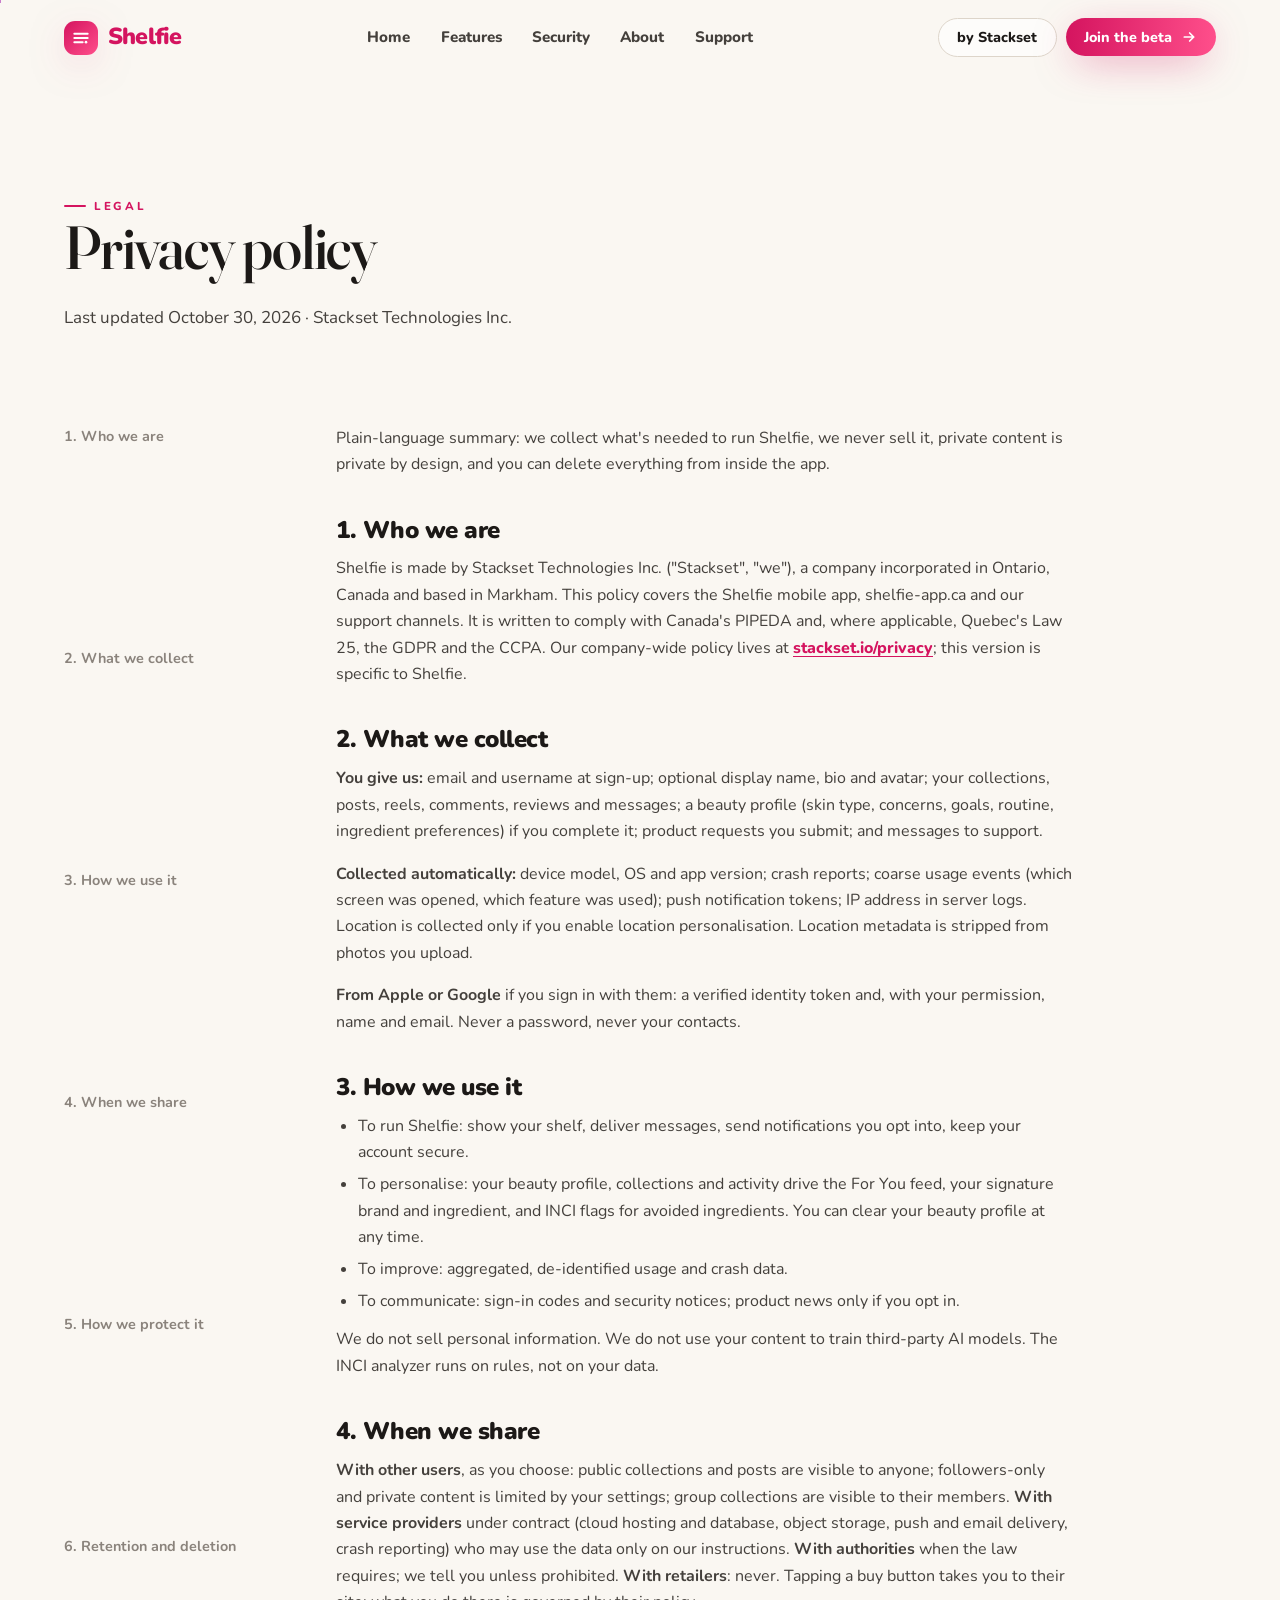
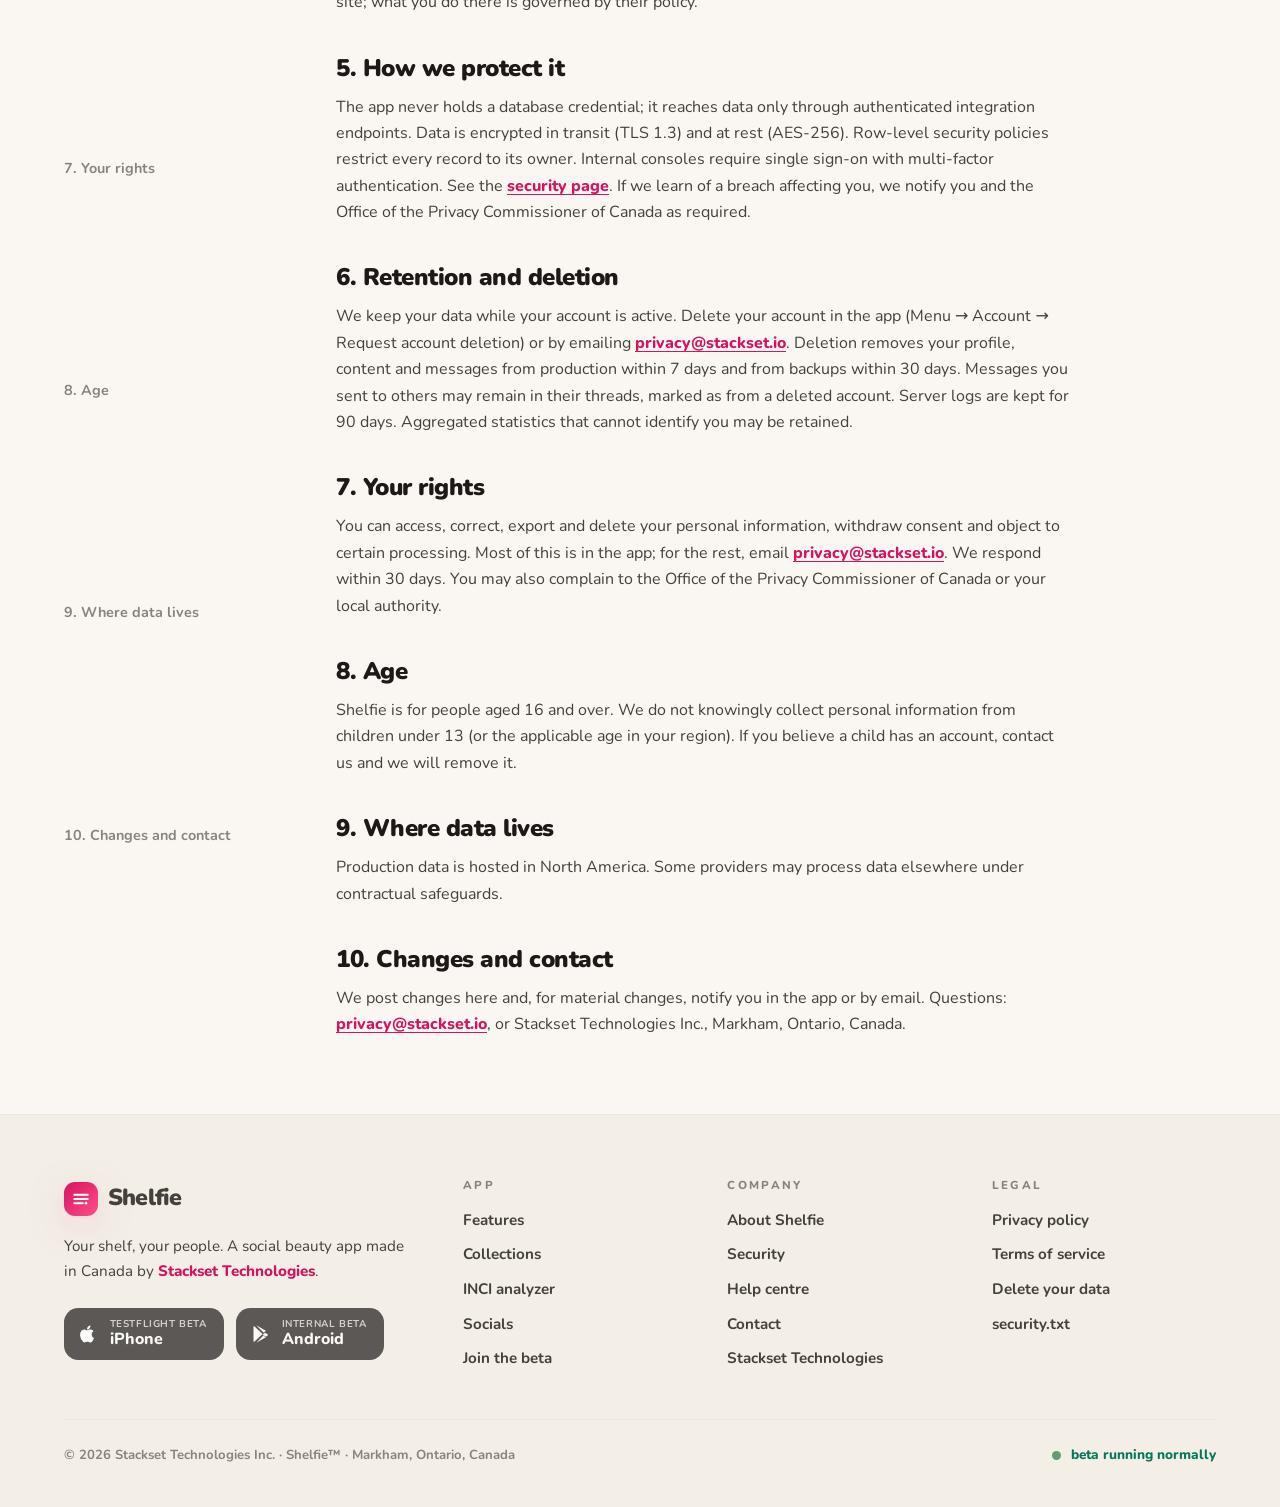
<file: privacy/index.html>
<!doctype html>
<html lang="en">
<head>
  <meta charset="utf-8" />
  <meta name="viewport" content="width=device-width, initial-scale=1" />
  <title>Privacy policy — Shelfie</title>
  <meta name="description" content="How Shelfie collects, uses, protects and deletes your personal information." />
  <link rel="canonical" href="https://shelfie-app.ca/privacy/" />
  <meta name="theme-color" content="#faf7f2" />
  <meta property="og:type" content="website" />
  <meta property="og:site_name" content="Shelfie" />
  <meta property="og:title" content="Privacy policy — Shelfie" />
  <meta property="og:description" content="How Shelfie collects, uses, protects and deletes your personal information." />
  <meta property="og:url" content="https://shelfie-app.ca/privacy/" />
  <meta property="og:image" content="https://shelfie-app.ca/assets/og.png" />
  <meta name="twitter:card" content="summary_large_image" />
  <meta name="twitter:title" content="Privacy policy — Shelfie" />
  <meta name="twitter:description" content="How Shelfie collects, uses, protects and deletes your personal information." />
  <meta name="twitter:image" content="https://shelfie-app.ca/assets/og.png" />
  <meta name="apple-itunes-app" content="app-id=6813313340" />
  <link rel="icon" type="image/svg+xml" href="/favicon.svg" />
  <link rel="apple-touch-icon" href="/assets/apple-touch-icon.png" />
  <link rel="preload" href="/assets/fonts/nunito-latin-wght-normal.woff2" as="font" type="font/woff2" crossorigin />
  <link rel="preload" href="/assets/fonts/fraunces-latin-opsz-normal.woff2" as="font" type="font/woff2" crossorigin />
  <link rel="stylesheet" href="/assets/css/main.css" />
  <script type="application/ld+json">{"@context":"https://schema.org","@type":"MobileApplication","name":"Shelfie","operatingSystem":"iOS, Android","applicationCategory":"LifestyleApplication","description":"How Shelfie collects, uses, protects and deletes your personal information.","url":"https://shelfie-app.ca","author":{"@type":"Organization","name":"Stackset Technologies Inc.","url":"https://stackset.io"},"offers":{"@type":"Offer","price":"0","priceCurrency":"CAD"}}</script>
</head>
<body>
<div class="curtain" aria-hidden="true"><div class="cur-brand">Shelfie</div></div>
<div class="progress" aria-hidden="true"></div>
<a class="sr-only" href="#main">Skip to content</a>

<header id="site-nav" class="nav">
  <div class="container">
    <a class="brand" href="/" aria-label="Shelfie home"><span class="mark"><svg viewBox="0 0 24 24" fill="none" stroke="#fff" stroke-width="2.4" stroke-linecap="round" stroke-linejoin="round"><path d="M4 7h16M4 12h16M4 17h10"/><circle cx="18" cy="17" r="1.6" fill="#fff" stroke="none"/></svg></span>Shelfie</a>
    <nav class="nav-links" aria-label="Primary"><a href="/">Home</a><a href="/features/">Features</a><a href="/security/">Security</a><a href="/about/">About</a><a href="/support/">Support</a></nav>
    <div class="nav-cta">
      <a class="btn btn-ghost" href="https://stackset.io" target="_blank" rel="noopener">by Stackset</a>
      <a class="btn btn-primary" href="/#beta">Join the beta <svg class="arrow" width="16" height="16" viewBox="0 0 24 24" fill="none" stroke="currentColor" stroke-width="2.6" stroke-linecap="round" stroke-linejoin="round"><path d="M5 12h14M13 6l6 6-6 6"/></svg></a>
    </div>
    <button id="menu-btn" class="menu-btn" aria-label="Open menu" aria-expanded="false" aria-controls="mobile-menu">
      <svg width="20" height="20" viewBox="0 0 24 24" fill="none" stroke="currentColor" stroke-width="2.4" stroke-linecap="round"><path d="M4 7h16M4 12h16M4 17h16"/></svg>
    </button>
  </div>
</header>
<div id="mobile-menu" class="mobile-menu"><a href="/">Home</a><a href="/features/">Features</a><a href="/security/">Security</a><a href="/about/">About</a><a href="/support/">Support</a><a class="btn btn-primary" href="/#beta">Join the beta</a></div>
<main id="main">
<section class="page-hero" style="padding-bottom:1rem"><div class="container"><p class="eyebrow" data-hero="eyebrow">Legal</p><h1 class="h1" data-hero="title" style="font-size:clamp(2.2rem,5vw,3.8rem)">Privacy policy</h1><p class="prose meta mt-3" data-hero="sub">Last updated October 30, 2026 · Stackset Technologies Inc.</p></div></section>
<section class="section-tight"><div class="container legal-grid"><nav class="toc hide-sm" aria-label="On this page"><a href="#scope">1. Who we are</a><a href="#collect">2. What we collect</a><a href="#use">3. How we use it</a><a href="#share">4. When we share</a><a href="#security">5. How we protect it</a><a href="#retention">6. Retention and deletion</a><a href="#rights">7. Your rights</a><a href="#children">8. Age</a><a href="#transfers">9. Where data lives</a><a href="#changes">10. Changes and contact</a></nav><div class="prose"><p>Plain-language summary: we collect what's needed to run Shelfie, we never sell it, private content is private by design, and you can delete everything from inside the app.</p><h2 id="scope">1. Who we are</h2><p>Shelfie is made by Stackset Technologies Inc. ("Stackset", "we"), a company incorporated in Ontario, Canada and based in Markham. This policy covers the Shelfie mobile app, shelfie-app.ca and our support channels. It is written to comply with Canada's PIPEDA and, where applicable, Quebec's Law 25, the GDPR and the CCPA. Our company-wide policy lives at <a href='https://stackset.io/privacy/'>stackset.io/privacy</a>; this version is specific to Shelfie.</p><h2 id="collect">2. What we collect</h2><p><strong>You give us:</strong> email and username at sign-up; optional display name, bio and avatar; your collections, posts, reels, comments, reviews and messages; a beauty profile (skin type, concerns, goals, routine, ingredient preferences) if you complete it; product requests you submit; and messages to support.</p><p><strong>Collected automatically:</strong> device model, OS and app version; crash reports; coarse usage events (which screen was opened, which feature was used); push notification tokens; IP address in server logs. Location is collected only if you enable location personalisation. Location metadata is stripped from photos you upload.</p><p><strong>From Apple or Google</strong> if you sign in with them: a verified identity token and, with your permission, name and email. Never a password, never your contacts.</p><h2 id="use">3. How we use it</h2><ul><li>To run Shelfie: show your shelf, deliver messages, send notifications you opt into, keep your account secure.</li><li>To personalise: your beauty profile, collections and activity drive the For You feed, your signature brand and ingredient, and INCI flags for avoided ingredients. You can clear your beauty profile at any time.</li><li>To improve: aggregated, de-identified usage and crash data.</li><li>To communicate: sign-in codes and security notices; product news only if you opt in.</li></ul><p>We do not sell personal information. We do not use your content to train third-party AI models. The INCI analyzer runs on rules, not on your data.</p><h2 id="share">4. When we share</h2><p><strong>With other users</strong>, as you choose: public collections and posts are visible to anyone; followers-only and private content is limited by your settings; group collections are visible to their members. <strong>With service providers</strong> under contract (cloud hosting and database, object storage, push and email delivery, crash reporting) who may use the data only on our instructions. <strong>With authorities</strong> when the law requires; we tell you unless prohibited. <strong>With retailers</strong>: never. Tapping a buy button takes you to their site; what you do there is governed by their policy.</p><h2 id="security">5. How we protect it</h2><p>The app never holds a database credential; it reaches data only through authenticated integration endpoints. Data is encrypted in transit (TLS 1.3) and at rest (AES-256). Row-level security policies restrict every record to its owner. Internal consoles require single sign-on with multi-factor authentication. See the <a href='/security/'>security page</a>. If we learn of a breach affecting you, we notify you and the Office of the Privacy Commissioner of Canada as required.</p><h2 id="retention">6. Retention and deletion</h2><p>We keep your data while your account is active. Delete your account in the app (Menu → Account → Request account deletion) or by emailing <a href='mailto:privacy@stackset.io'>privacy@stackset.io</a>. Deletion removes your profile, content and messages from production within 7 days and from backups within 30 days. Messages you sent to others may remain in their threads, marked as from a deleted account. Server logs are kept for 90 days. Aggregated statistics that cannot identify you may be retained.</p><h2 id="rights">7. Your rights</h2><p>You can access, correct, export and delete your personal information, withdraw consent and object to certain processing. Most of this is in the app; for the rest, email <a href='mailto:privacy@stackset.io'>privacy@stackset.io</a>. We respond within 30 days. You may also complain to the Office of the Privacy Commissioner of Canada or your local authority.</p><h2 id="children">8. Age</h2><p>Shelfie is for people aged 16 and over. We do not knowingly collect personal information from children under 13 (or the applicable age in your region). If you believe a child has an account, contact us and we will remove it.</p><h2 id="transfers">9. Where data lives</h2><p>Production data is hosted in North America. Some providers may process data elsewhere under contractual safeguards.</p><h2 id="changes">10. Changes and contact</h2><p>We post changes here and, for material changes, notify you in the app or by email. Questions: <a href='mailto:privacy@stackset.io'>privacy@stackset.io</a>, or Stackset Technologies Inc., Markham, Ontario, Canada.</p></div></div></section>
</main>
<footer class="footer">
  <div class="container">
    <div class="footer-grid">
      <div>
        <a class="brand" href="/"><span class="mark"><svg viewBox="0 0 24 24" fill="none" stroke="#fff" stroke-width="2.4" stroke-linecap="round" stroke-linejoin="round"><path d="M4 7h16M4 12h16M4 17h10"/><circle cx="18" cy="17" r="1.6" fill="#fff" stroke="none"/></svg></span>Shelfie</a>
        <p class="tag-line">Your shelf, your people. A social beauty app made in Canada by <a href="https://stackset.io" target="_blank" rel="noopener" style="color:var(--brand);font-weight:800">Stackset Technologies</a>.</p>
        <div class="store-btns mt-3">
          <span class="store-btn soon"><svg width="20" height="20" viewBox="0 0 24 24" fill="currentColor"><path d="M16.4 12.6c0-2.6 2.1-3.8 2.2-3.9-1.2-1.8-3.1-2-3.7-2-1.6-.2-3.1.9-3.9.9-.8 0-2-.9-3.4-.9-1.7 0-3.3 1-4.2 2.6-1.8 3.1-.5 7.8 1.3 10.3.9 1.2 1.9 2.6 3.2 2.6 1.3-.1 1.8-.8 3.4-.8s2 .8 3.4.8 2.3-1.3 3.1-2.5c1-1.4 1.4-2.8 1.4-2.9-.1 0-2.8-1.1-2.8-4.2zM13.9 5c.7-.9 1.2-2 1-3.2-1 0-2.3.7-3 1.6-.7.8-1.2 2-1.1 3.1 1.2.1 2.4-.6 3.1-1.5z"/></svg><span><small>TestFlight beta</small><b>iPhone</b></span></span>
          <span class="store-btn soon"><svg width="20" height="20" viewBox="0 0 24 24" fill="currentColor"><path d="M3.6 2.5l10.3 9.5-10.3 9.5c-.3-.2-.6-.6-.6-1.1V3.6c0-.5.3-.9.6-1.1zm11.7 10.9l2.6 2.4-11.6 6.7 9-9.1zm0-2.8l-9-9.1 11.6 6.7-2.6 2.4zm4.3 1.4l-2.8-1.6-2.8 2.6 2.8 2.6 2.8-1.6c.9-.5.9-1.5 0-2z"/></svg><span><small>Internal beta</small><b>Android</b></span></span>
        </div>
      </div>
      <div><h4>App</h4><ul><li><a href="/features/">Features</a></li><li><a href="/features/#collections">Collections</a></li><li><a href="/features/#inci">INCI analyzer</a></li><li><a href="/features/#socials">Socials</a></li><li><a href="/#beta">Join the beta</a></li></ul></div>
      <div><h4>Company</h4><ul><li><a href="/about/">About Shelfie</a></li><li><a href="/security/">Security</a></li><li><a href="/support/">Help centre</a></li><li><a href="/support/#contact">Contact</a></li><li><a href="https://stackset.io" target="_blank" rel="noopener">Stackset Technologies</a></li></ul></div>
      <div><h4>Legal</h4><ul><li><a href="/privacy/">Privacy policy</a></li><li><a href="/terms/">Terms of service</a></li><li><a href="/support/#data">Delete your data</a></li><li><a href="/.well-known/security.txt">security.txt</a></li></ul></div>
    </div>
    <div class="footer-bottom">
      <span>© 2026 Stackset Technologies Inc. · Shelfie™ · Markham, Ontario, Canada</span>
      <span class="status-row"><span class="dot"></span>beta running normally</span>
    </div>
  </div>
</footer>
<script src="/assets/vendor/gsap.min.js" defer></script>
<script src="/assets/vendor/ScrollTrigger.min.js" defer></script>
<script src="/assets/vendor/lenis.min.js" defer></script>
<script src="/assets/vendor/split-type.min.js" defer></script>
<script src="/assets/js/main.js" defer></script>
</body>
</html>
</file>
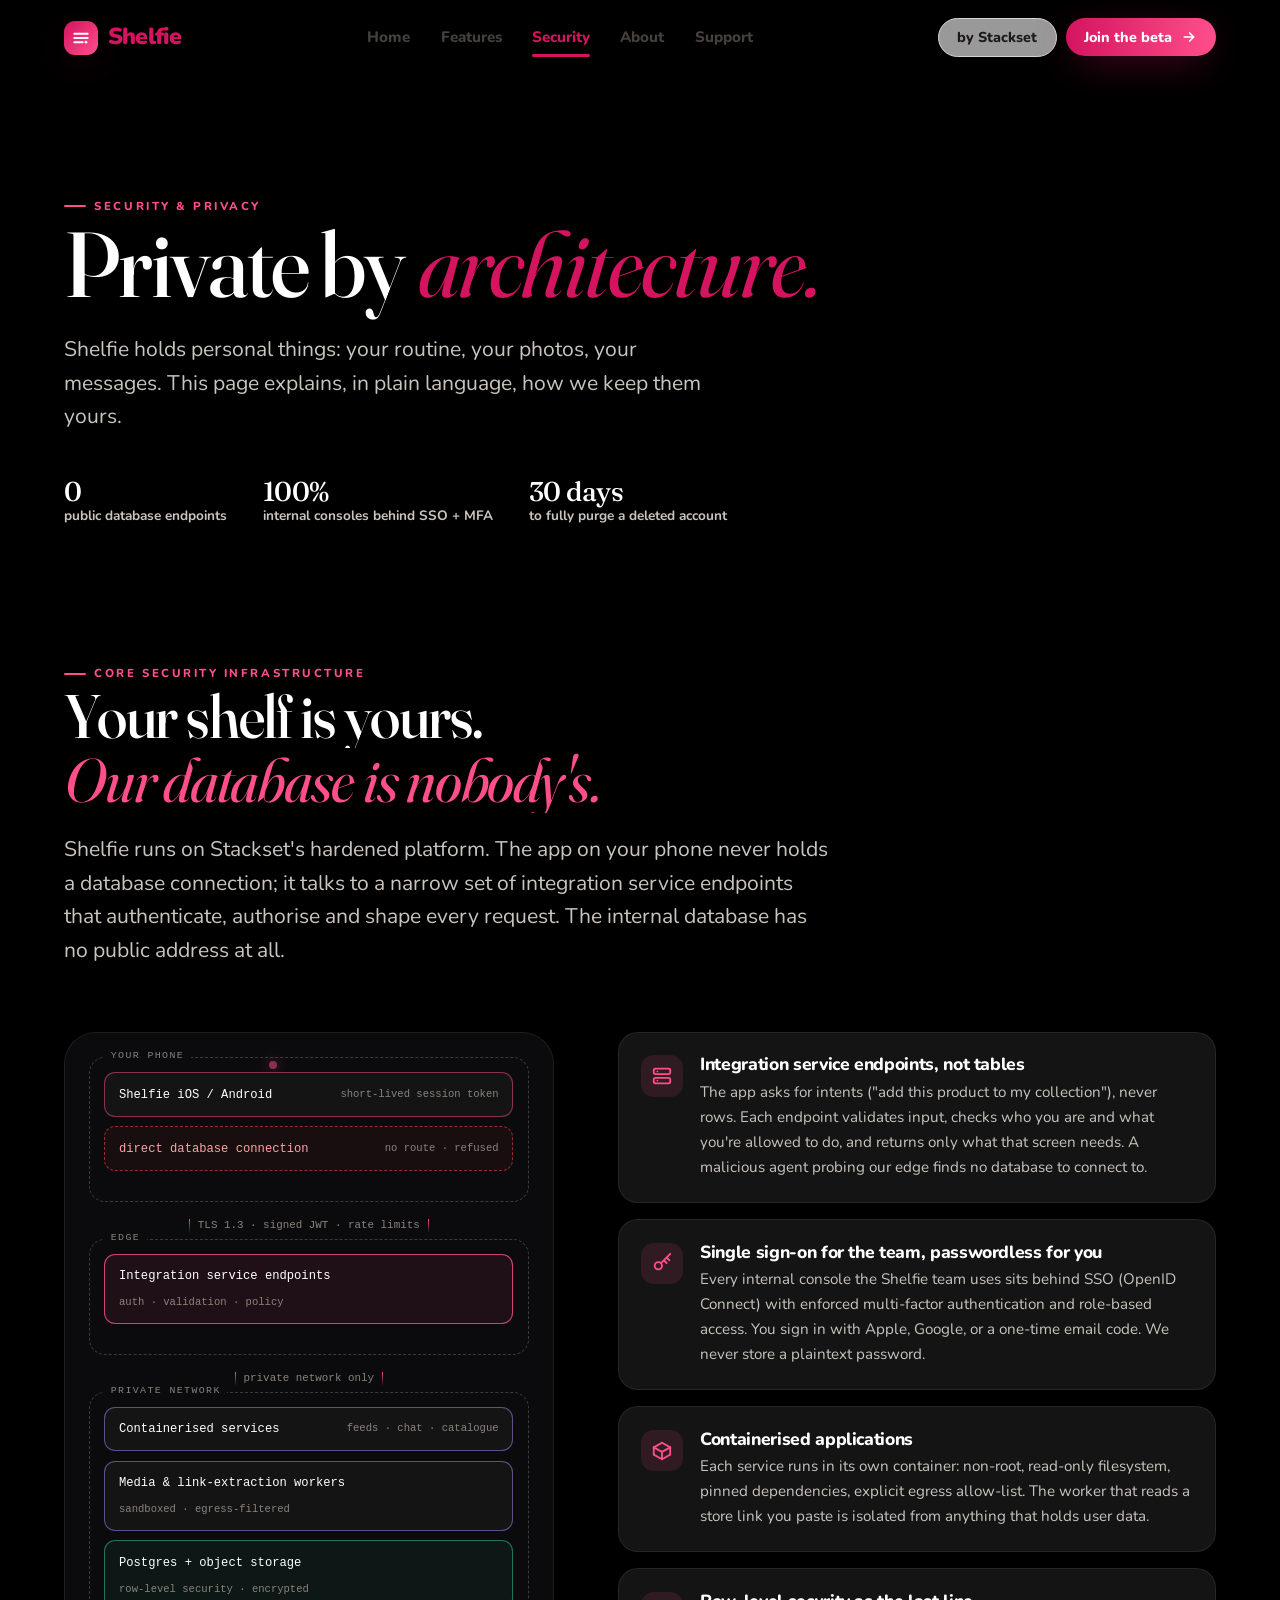
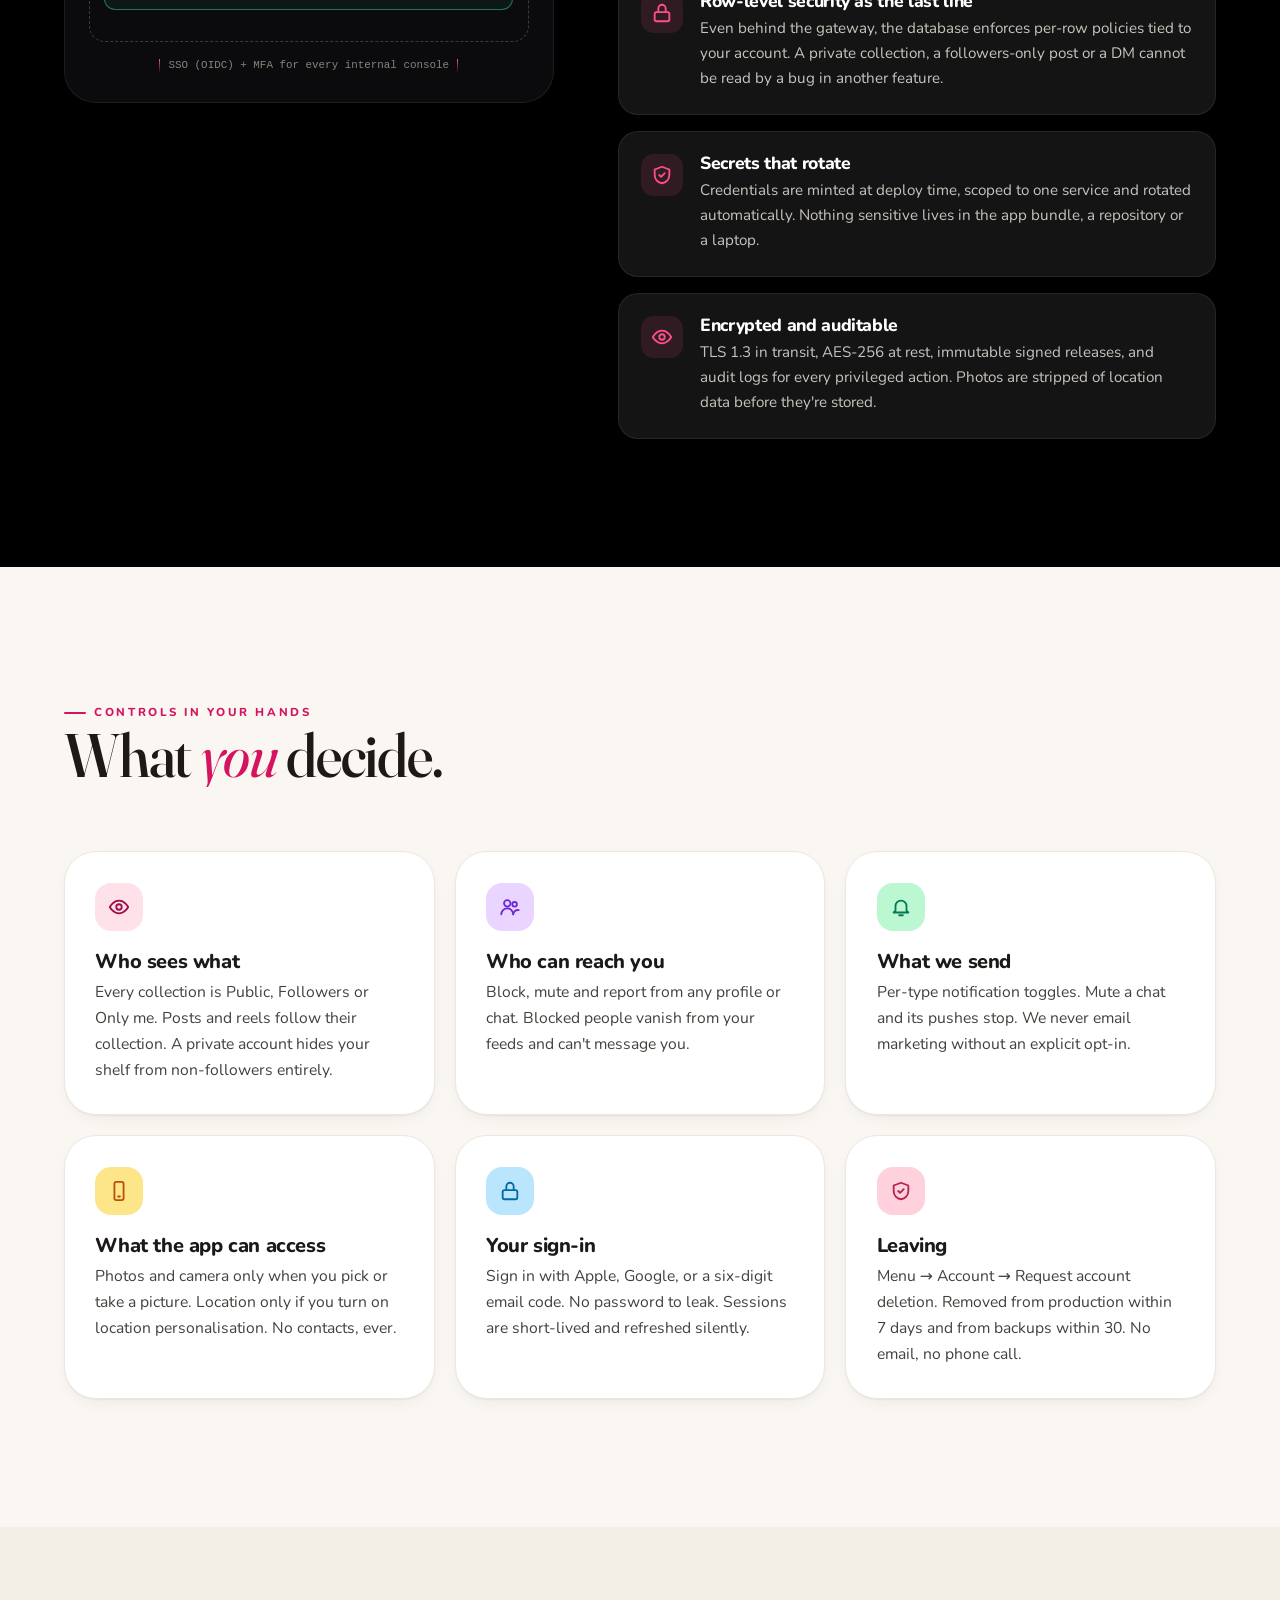
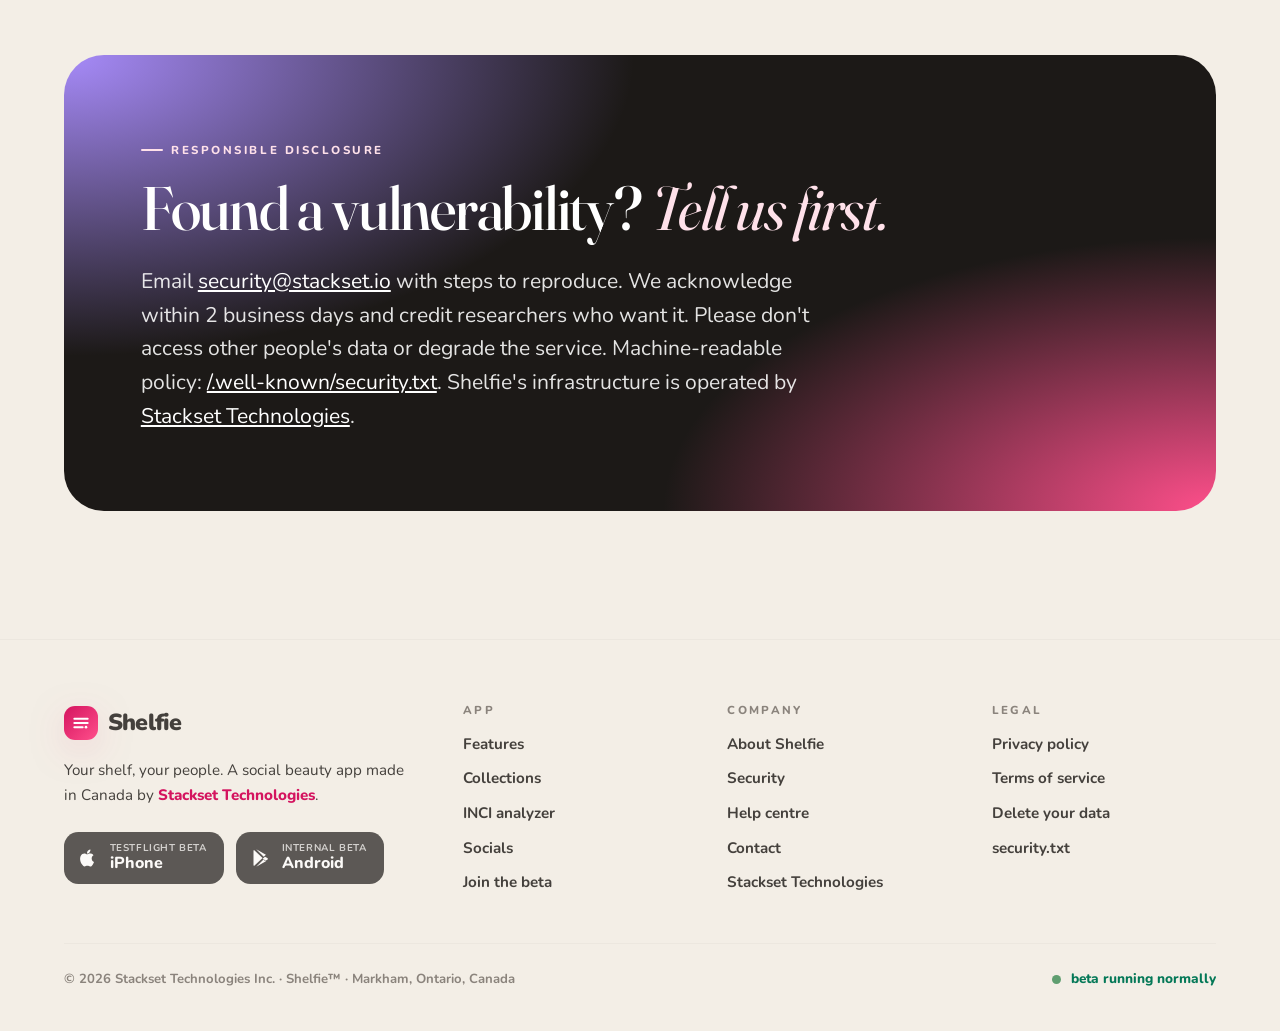
<file: security/index.html>
<!doctype html>
<html lang="en">
<head>
  <meta charset="utf-8" />
  <meta name="viewport" content="width=device-width, initial-scale=1" />
  <title>Security &amp; privacy — Shelfie</title>
  <meta name="description" content="How Shelfie protects your data: integration endpoints instead of exposed databases, SSO and MFA for the team, containerised services, row-level security, and privacy controls you own." />
  <link rel="canonical" href="https://shelfie-app.ca/security/" />
  <meta name="theme-color" content="#faf7f2" />
  <meta property="og:type" content="website" />
  <meta property="og:site_name" content="Shelfie" />
  <meta property="og:title" content="Security &amp; privacy — Shelfie" />
  <meta property="og:description" content="How Shelfie protects your data: integration endpoints instead of exposed databases, SSO and MFA for the team, containerised services, row-level security, and privacy controls you own." />
  <meta property="og:url" content="https://shelfie-app.ca/security/" />
  <meta property="og:image" content="https://shelfie-app.ca/assets/og.png" />
  <meta name="twitter:card" content="summary_large_image" />
  <meta name="twitter:title" content="Security &amp; privacy — Shelfie" />
  <meta name="twitter:description" content="How Shelfie protects your data: integration endpoints instead of exposed databases, SSO and MFA for the team, containerised services, row-level security, and privacy controls you own." />
  <meta name="twitter:image" content="https://shelfie-app.ca/assets/og.png" />
  <meta name="apple-itunes-app" content="app-id=6813313340" />
  <link rel="icon" type="image/svg+xml" href="/favicon.svg" />
  <link rel="apple-touch-icon" href="/assets/apple-touch-icon.png" />
  <link rel="preload" href="/assets/fonts/nunito-latin-wght-normal.woff2" as="font" type="font/woff2" crossorigin />
  <link rel="preload" href="/assets/fonts/fraunces-latin-opsz-normal.woff2" as="font" type="font/woff2" crossorigin />
  <link rel="stylesheet" href="/assets/css/main.css" />
  <script type="application/ld+json">{"@context":"https://schema.org","@type":"MobileApplication","name":"Shelfie","operatingSystem":"iOS, Android","applicationCategory":"LifestyleApplication","description":"How Shelfie protects your data: integration endpoints instead of exposed databases, SSO and MFA for the team, containerised services, row-level security, and privacy controls you own.","url":"https://shelfie-app.ca","author":{"@type":"Organization","name":"Stackset Technologies Inc.","url":"https://stackset.io"},"offers":{"@type":"Offer","price":"0","priceCurrency":"CAD"}}</script>
</head>
<body>
<div class="curtain" aria-hidden="true"><div class="cur-brand">Shelfie</div></div>
<div class="progress" aria-hidden="true"></div>
<a class="sr-only" href="#main">Skip to content</a>

<header id="site-nav" class="nav">
  <div class="container">
    <a class="brand" href="/" aria-label="Shelfie home"><span class="mark"><svg viewBox="0 0 24 24" fill="none" stroke="#fff" stroke-width="2.4" stroke-linecap="round" stroke-linejoin="round"><path d="M4 7h16M4 12h16M4 17h10"/><circle cx="18" cy="17" r="1.6" fill="#fff" stroke="none"/></svg></span>Shelfie</a>
    <nav class="nav-links" aria-label="Primary"><a href="/">Home</a><a href="/features/">Features</a><a href="/security/">Security</a><a href="/about/">About</a><a href="/support/">Support</a></nav>
    <div class="nav-cta">
      <a class="btn btn-ghost" href="https://stackset.io" target="_blank" rel="noopener">by Stackset</a>
      <a class="btn btn-primary" href="/#beta">Join the beta <svg class="arrow" width="16" height="16" viewBox="0 0 24 24" fill="none" stroke="currentColor" stroke-width="2.6" stroke-linecap="round" stroke-linejoin="round"><path d="M5 12h14M13 6l6 6-6 6"/></svg></a>
    </div>
    <button id="menu-btn" class="menu-btn" aria-label="Open menu" aria-expanded="false" aria-controls="mobile-menu">
      <svg width="20" height="20" viewBox="0 0 24 24" fill="none" stroke="currentColor" stroke-width="2.4" stroke-linecap="round"><path d="M4 7h16M4 12h16M4 17h16"/></svg>
    </button>
  </div>
</header>
<div id="mobile-menu" class="mobile-menu"><a href="/">Home</a><a href="/features/">Features</a><a href="/security/">Security</a><a href="/about/">About</a><a href="/support/">Support</a><a class="btn btn-primary" href="/#beta">Join the beta</a></div>
<main id="main">
<section class="page-hero dark" style="padding-bottom:0">
  <div class="container"><p class="eyebrow" data-hero="eyebrow">Security &amp; privacy</p><h1 id="hero-title" class="h1" data-hero="title">Private by <em>architecture.</em></h1><p class="lead" data-hero="sub">Shelfie holds personal things: your routine, your photos, your messages. This page explains, in plain language, how we keep them yours.</p>
  <div class="hero-meta" data-hero="meta" style="color:var(--dark-body)"><div><strong style="color:#fff">0</strong>public database endpoints</div><div><strong style="color:#fff">100%</strong>internal consoles behind SSO + MFA</div><div><strong style="color:#fff">30 days</strong>to fully purge a deleted account</div></div></div>
</section>

<section id="security" class="section dark">
  <div class="container">
    <div class="section-head">
      <p class="eyebrow" data-reveal>Core security infrastructure</p>
      <h2 class="h2" data-split>Your shelf is yours. <em>Our database is nobody's.</em></h2>
      <p class="lead mt-3" data-reveal>Shelfie runs on Stackset's hardened platform. The app on your phone never holds a database connection; it talks to a narrow set of integration service endpoints that authenticate, authorise and shape every request. The internal database has no public address at all.</p>
    </div>
    <div class="sec-grid">
      <div class="sec-sticky" data-reveal="left">
        <div class="arch" aria-label="Diagram: the Shelfie app reaches data only through integration endpoints">
          <span class="packet"></span><span class="packet"></span><span class="packet"></span>
          <div class="zone"><span>Your phone</span><div class="lane"><div class="box client">Shelfie iOS / Android <small>short-lived session token</small></div><div class="box blocked">direct database connection <small>no route · refused</small></div></div></div>
          <div class="flow"><i></i> TLS 1.3 · signed JWT · rate limits <i></i></div>
          <div class="zone"><span>Edge</span><div class="lane"><div class="box gw">Integration service endpoints <small>auth · validation · policy</small></div></div></div>
          <div class="flow"><i></i> private network only <i></i></div>
          <div class="zone"><span>Private network</span><div class="lane"><div class="box svc">Containerised services <small>feeds · chat · catalogue</small></div><div class="box svc">Media &amp; link-extraction workers <small>sandboxed · egress-filtered</small></div><div class="box db">Postgres + object storage <small>row-level security · encrypted</small></div></div></div>
          <div class="flow"><i></i> SSO (OIDC) + MFA for every internal console <i></i></div>
        </div>
      </div>
      <div class="sec-list" data-stagger>
        <div class="sec-item"><div class="icon"><svg width="22" height="22" viewBox="0 0 24 24" fill="none" stroke="currentColor" stroke-width="2" stroke-linecap="round" stroke-linejoin="round"><rect x="3" y="4" width="18" height="6" rx="2"/><rect x="3" y="14" width="18" height="6" rx="2"/><path d="M7 7h.01M7 17h.01"/></svg></div><div><h3>Integration service endpoints, not tables</h3><p>The app asks for intents ("add this product to my collection"), never rows. Each endpoint validates input, checks who you are and what you're allowed to do, and returns only what that screen needs. A malicious agent probing our edge finds no database to connect to.</p></div></div>
        <div class="sec-item"><div class="icon"><svg width="22" height="22" viewBox="0 0 24 24" fill="none" stroke="currentColor" stroke-width="2" stroke-linecap="round" stroke-linejoin="round"><circle cx="8" cy="15" r="4"/><path d="M10.9 12.1L21 2m-4 4l3 3m-6 0l3 3"/></svg></div><div><h3>Single sign-on for the team, passwordless for you</h3><p>Every internal console the Shelfie team uses sits behind SSO (OpenID Connect) with enforced multi-factor authentication and role-based access. You sign in with Apple, Google, or a one-time email code. We never store a plaintext password.</p></div></div>
        <div class="sec-item"><div class="icon"><svg width="22" height="22" viewBox="0 0 24 24" fill="none" stroke="currentColor" stroke-width="2" stroke-linecap="round" stroke-linejoin="round"><path d="M21 8l-9-5-9 5v8l9 5 9-5z"/><path d="M3 8l9 5 9-5M12 13v8"/></svg></div><div><h3>Containerised applications</h3><p>Each service runs in its own container: non-root, read-only filesystem, pinned dependencies, explicit egress allow-list. The worker that reads a store link you paste is isolated from anything that holds user data.</p></div></div>
        <div class="sec-item"><div class="icon"><svg width="22" height="22" viewBox="0 0 24 24" fill="none" stroke="currentColor" stroke-width="2" stroke-linecap="round" stroke-linejoin="round"><rect x="4" y="11" width="16" height="10" rx="2"/><path d="M8 11V7a4 4 0 018 0v4"/></svg></div><div><h3>Row-level security as the last line</h3><p>Even behind the gateway, the database enforces per-row policies tied to your account. A private collection, a followers-only post or a DM cannot be read by a bug in another feature.</p></div></div>
        <div class="sec-item"><div class="icon"><svg width="22" height="22" viewBox="0 0 24 24" fill="none" stroke="currentColor" stroke-width="2" stroke-linecap="round" stroke-linejoin="round"><path d="M12 3l8 3v6c0 5-3.5 8.5-8 9-4.5-.5-8-4-8-9V6z"/><path d="M9 12l2 2 4-4"/></svg></div><div><h3>Secrets that rotate</h3><p>Credentials are minted at deploy time, scoped to one service and rotated automatically. Nothing sensitive lives in the app bundle, a repository or a laptop.</p></div></div>
        <div class="sec-item"><div class="icon"><svg width="22" height="22" viewBox="0 0 24 24" fill="none" stroke="currentColor" stroke-width="2" stroke-linecap="round" stroke-linejoin="round"><path d="M2 12s3.5-7 10-7 10 7 10 7-3.5 7-10 7S2 12 2 12z"/><circle cx="12" cy="12" r="3"/></svg></div><div><h3>Encrypted and auditable</h3><p>TLS 1.3 in transit, AES-256 at rest, immutable signed releases, and audit logs for every privileged action. Photos are stripped of location data before they're stored.</p></div></div>
      </div>
    </div>
    
  </div>
</section>


<section class="section" id="you">
  <div class="container">
    <div class="section-head"><p class="eyebrow" data-reveal>Controls in your hands</p><h2 class="h2" data-split>What <em>you</em> decide.</h2></div>
    <div class="grid grid-3">
      <div class="card" data-card><div class="icon"><svg width="22" height="22" viewBox="0 0 24 24" fill="none" stroke="currentColor" stroke-width="2" stroke-linecap="round" stroke-linejoin="round"><path d="M2 12s3.5-7 10-7 10 7 10 7-3.5 7-10 7S2 12 2 12z"/><circle cx="12" cy="12" r="3"/></svg></div><h3>Who sees what</h3><p>Every collection is Public, Followers or Only me. Posts and reels follow their collection. A private account hides your shelf from non-followers entirely.</p></div>
      <div class="card" data-card><div class="icon lavender"><svg width="22" height="22" viewBox="0 0 24 24" fill="none" stroke="currentColor" stroke-width="2" stroke-linecap="round" stroke-linejoin="round"><circle cx="9" cy="8" r="3.5"/><path d="M2.5 20a6.5 6.5 0 0113 0"/><circle cx="17" cy="9" r="2.5"/><path d="M15.5 20a5 5 0 016-4.6"/></svg></div><h3>Who can reach you</h3><p>Block, mute and report from any profile or chat. Blocked people vanish from your feeds and can't message you.</p></div>
      <div class="card" data-card><div class="icon mint"><svg width="22" height="22" viewBox="0 0 24 24" fill="none" stroke="currentColor" stroke-width="2" stroke-linecap="round" stroke-linejoin="round"><path d="M6 16V11a6 6 0 0112 0v5l2 2H4z"/><path d="M10 21h4"/></svg></div><h3>What we send</h3><p>Per-type notification toggles. Mute a chat and its pushes stop. We never email marketing without an explicit opt-in.</p></div>
      <div class="card" data-card><div class="icon butter"><svg width="22" height="22" viewBox="0 0 24 24" fill="none" stroke="currentColor" stroke-width="2" stroke-linecap="round" stroke-linejoin="round"><rect x="7" y="2" width="10" height="20" rx="2"/><path d="M11 18h2"/></svg></div><h3>What the app can access</h3><p>Photos and camera only when you pick or take a picture. Location only if you turn on location personalisation. No contacts, ever.</p></div>
      <div class="card" data-card><div class="icon sky"><svg width="22" height="22" viewBox="0 0 24 24" fill="none" stroke="currentColor" stroke-width="2" stroke-linecap="round" stroke-linejoin="round"><rect x="4" y="11" width="16" height="10" rx="2"/><path d="M8 11V7a4 4 0 018 0v4"/></svg></div><h3>Your sign-in</h3><p>Sign in with Apple, Google, or a six-digit email code. No password to leak. Sessions are short-lived and refreshed silently.</p></div>
      <div class="card" data-card><div class="icon blush"><svg width="22" height="22" viewBox="0 0 24 24" fill="none" stroke="currentColor" stroke-width="2" stroke-linecap="round" stroke-linejoin="round"><path d="M12 3l8 3v6c0 5-3.5 8.5-8 9-4.5-.5-8-4-8-9V6z"/><path d="M9 12l2 2 4-4"/></svg></div><h3>Leaving</h3><p>Menu → Account → Request account deletion. Removed from production within 7 days and from backups within 30. No email, no phone call.</p></div>
    </div>
  </div>
</section>

<section class="section" id="disclosure" style="background:var(--bg-2)">
  <div class="container">
    <div class="cta-band" data-reveal="scale" style="background:radial-gradient(90% 120% at 0% 0%,#a78bfa,transparent 55%),radial-gradient(80% 100% at 100% 100%,#ff4f8b,transparent 60%),#1c1917">
      <p class="eyebrow" style="color:#ffe1ea">Responsible disclosure</p>
      <h2 class="h2 mt-2">Found a vulnerability? <em>Tell us first.</em></h2>
      <p class="lead mt-3" style="max-width:44rem">Email <a href="mailto:security@stackset.io" style="color:#fff;text-decoration:underline">security@stackset.io</a> with steps to reproduce. We acknowledge within 2 business days and credit researchers who want it. Please don't access other people's data or degrade the service. Machine-readable policy: <a href="/.well-known/security.txt" style="color:#fff;text-decoration:underline">/.well-known/security.txt</a>. Shelfie's infrastructure is operated by <a href="https://stackset.io/security/" target="_blank" rel="noopener" style="color:#fff;text-decoration:underline">Stackset Technologies</a>.</p>
    </div>
  </div>
</section>
</main>
<footer class="footer">
  <div class="container">
    <div class="footer-grid">
      <div>
        <a class="brand" href="/"><span class="mark"><svg viewBox="0 0 24 24" fill="none" stroke="#fff" stroke-width="2.4" stroke-linecap="round" stroke-linejoin="round"><path d="M4 7h16M4 12h16M4 17h10"/><circle cx="18" cy="17" r="1.6" fill="#fff" stroke="none"/></svg></span>Shelfie</a>
        <p class="tag-line">Your shelf, your people. A social beauty app made in Canada by <a href="https://stackset.io" target="_blank" rel="noopener" style="color:var(--brand);font-weight:800">Stackset Technologies</a>.</p>
        <div class="store-btns mt-3">
          <span class="store-btn soon"><svg width="20" height="20" viewBox="0 0 24 24" fill="currentColor"><path d="M16.4 12.6c0-2.6 2.1-3.8 2.2-3.9-1.2-1.8-3.1-2-3.7-2-1.6-.2-3.1.9-3.9.9-.8 0-2-.9-3.4-.9-1.7 0-3.3 1-4.2 2.6-1.8 3.1-.5 7.8 1.3 10.3.9 1.2 1.9 2.6 3.2 2.6 1.3-.1 1.8-.8 3.4-.8s2 .8 3.4.8 2.3-1.3 3.1-2.5c1-1.4 1.4-2.8 1.4-2.9-.1 0-2.8-1.1-2.8-4.2zM13.9 5c.7-.9 1.2-2 1-3.2-1 0-2.3.7-3 1.6-.7.8-1.2 2-1.1 3.1 1.2.1 2.4-.6 3.1-1.5z"/></svg><span><small>TestFlight beta</small><b>iPhone</b></span></span>
          <span class="store-btn soon"><svg width="20" height="20" viewBox="0 0 24 24" fill="currentColor"><path d="M3.6 2.5l10.3 9.5-10.3 9.5c-.3-.2-.6-.6-.6-1.1V3.6c0-.5.3-.9.6-1.1zm11.7 10.9l2.6 2.4-11.6 6.7 9-9.1zm0-2.8l-9-9.1 11.6 6.7-2.6 2.4zm4.3 1.4l-2.8-1.6-2.8 2.6 2.8 2.6 2.8-1.6c.9-.5.9-1.5 0-2z"/></svg><span><small>Internal beta</small><b>Android</b></span></span>
        </div>
      </div>
      <div><h4>App</h4><ul><li><a href="/features/">Features</a></li><li><a href="/features/#collections">Collections</a></li><li><a href="/features/#inci">INCI analyzer</a></li><li><a href="/features/#socials">Socials</a></li><li><a href="/#beta">Join the beta</a></li></ul></div>
      <div><h4>Company</h4><ul><li><a href="/about/">About Shelfie</a></li><li><a href="/security/">Security</a></li><li><a href="/support/">Help centre</a></li><li><a href="/support/#contact">Contact</a></li><li><a href="https://stackset.io" target="_blank" rel="noopener">Stackset Technologies</a></li></ul></div>
      <div><h4>Legal</h4><ul><li><a href="/privacy/">Privacy policy</a></li><li><a href="/terms/">Terms of service</a></li><li><a href="/support/#data">Delete your data</a></li><li><a href="/.well-known/security.txt">security.txt</a></li></ul></div>
    </div>
    <div class="footer-bottom">
      <span>© 2026 Stackset Technologies Inc. · Shelfie™ · Markham, Ontario, Canada</span>
      <span class="status-row"><span class="dot"></span>beta running normally</span>
    </div>
  </div>
</footer>
<script src="/assets/vendor/gsap.min.js" defer></script>
<script src="/assets/vendor/ScrollTrigger.min.js" defer></script>
<script src="/assets/vendor/lenis.min.js" defer></script>
<script src="/assets/vendor/split-type.min.js" defer></script>
<script src="/assets/js/main.js" defer></script>
</body>
</html>
</file>
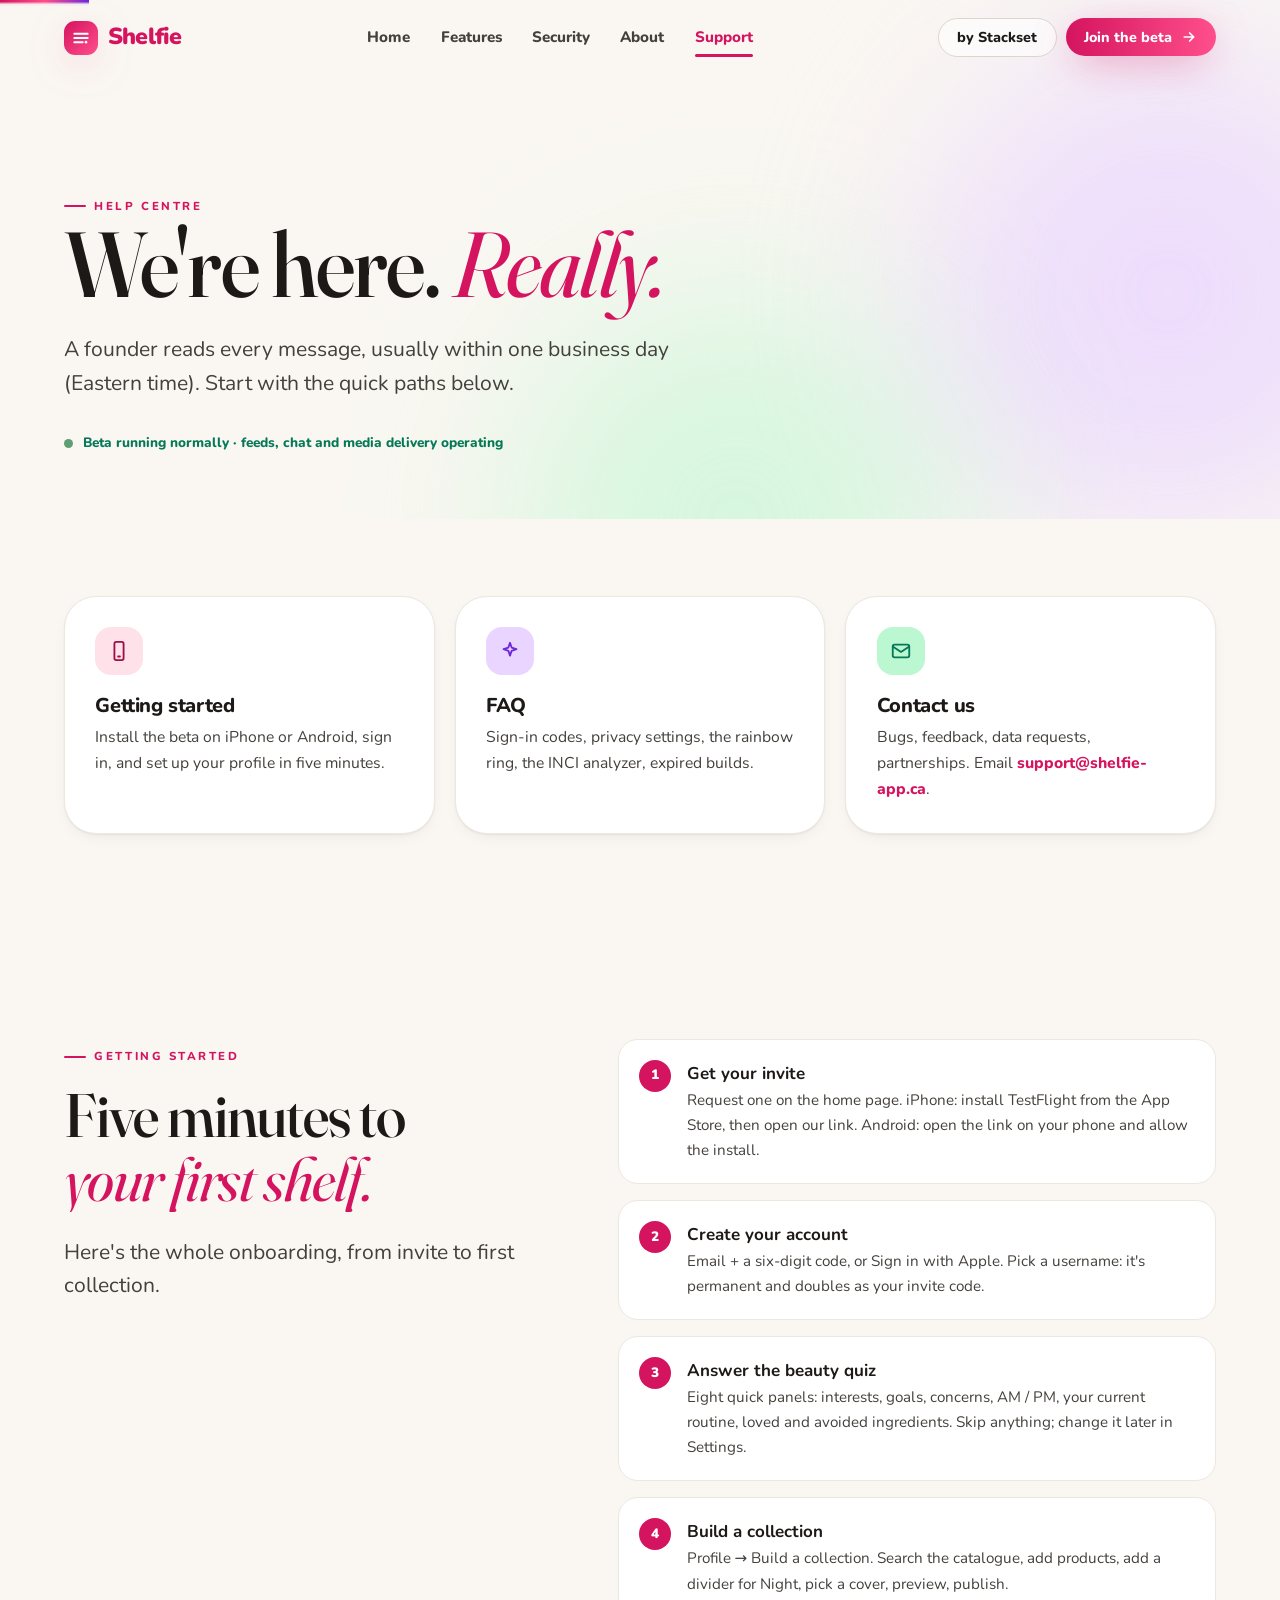
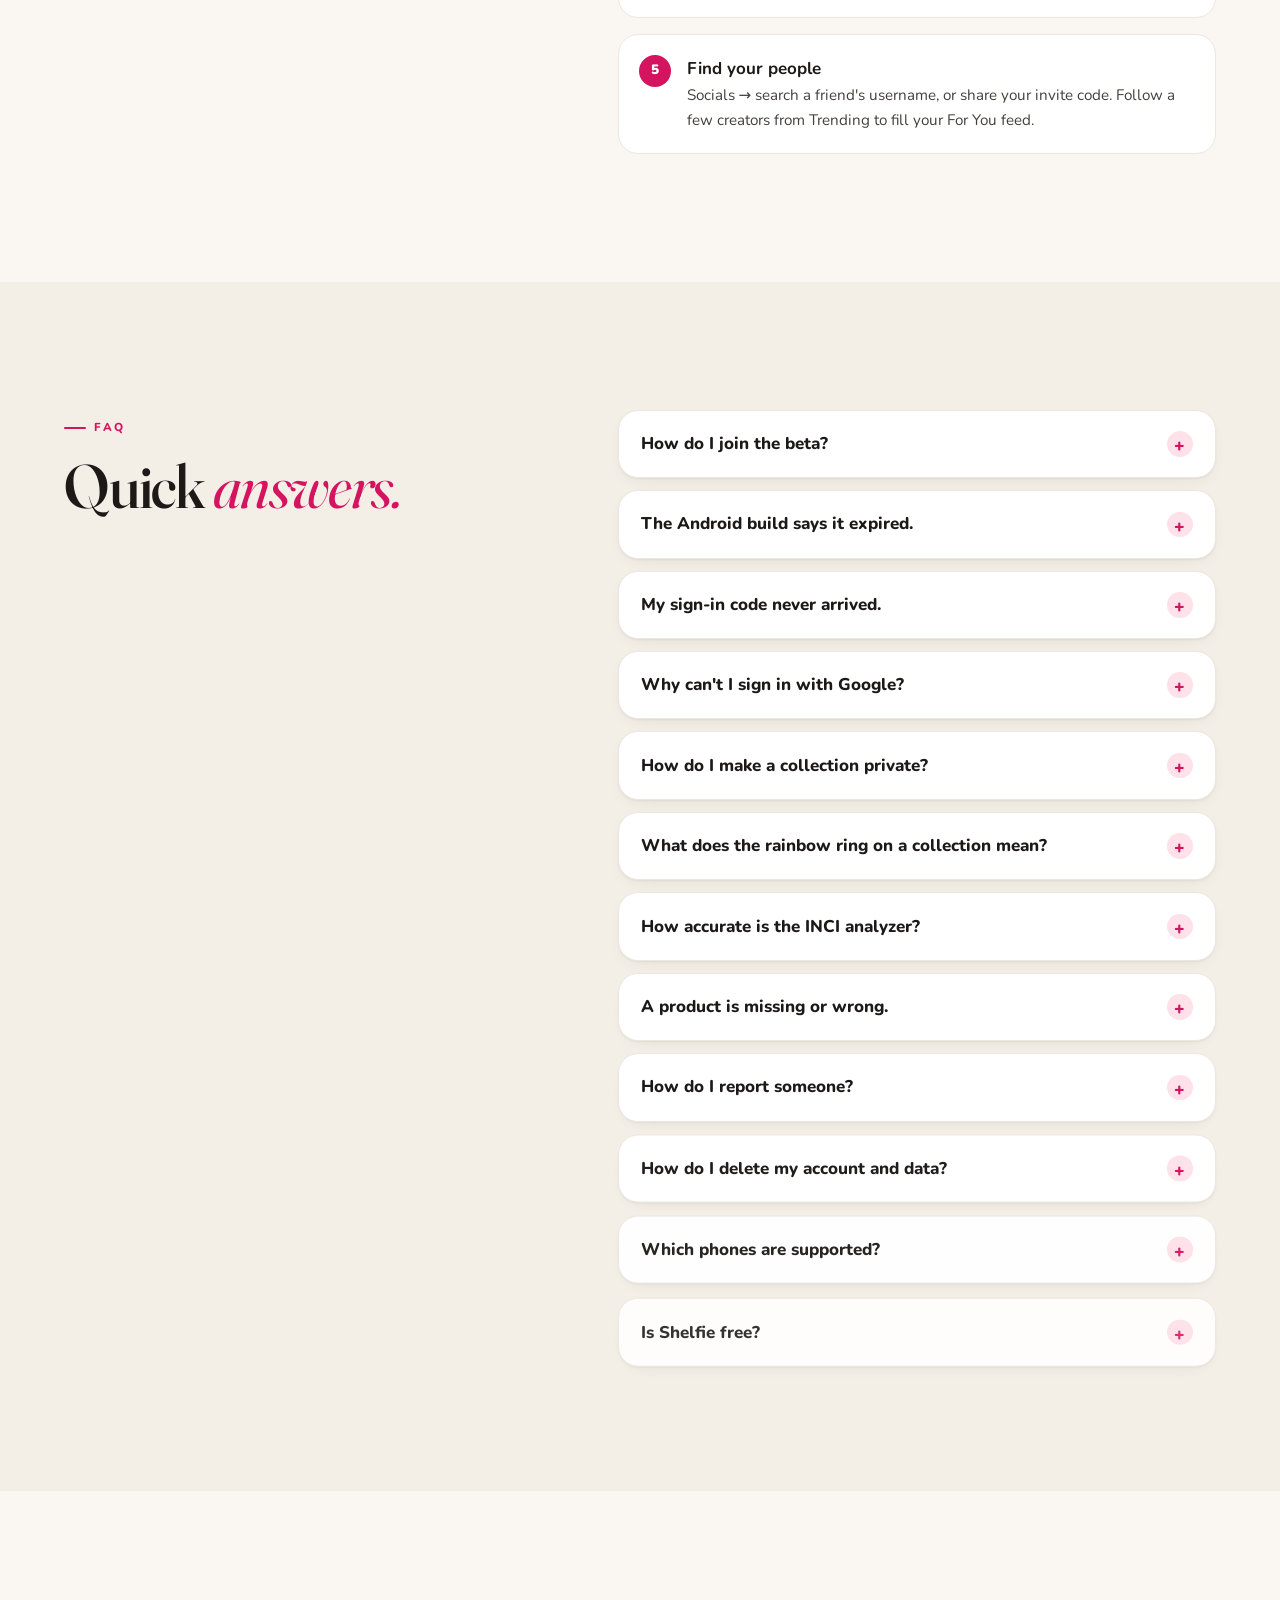
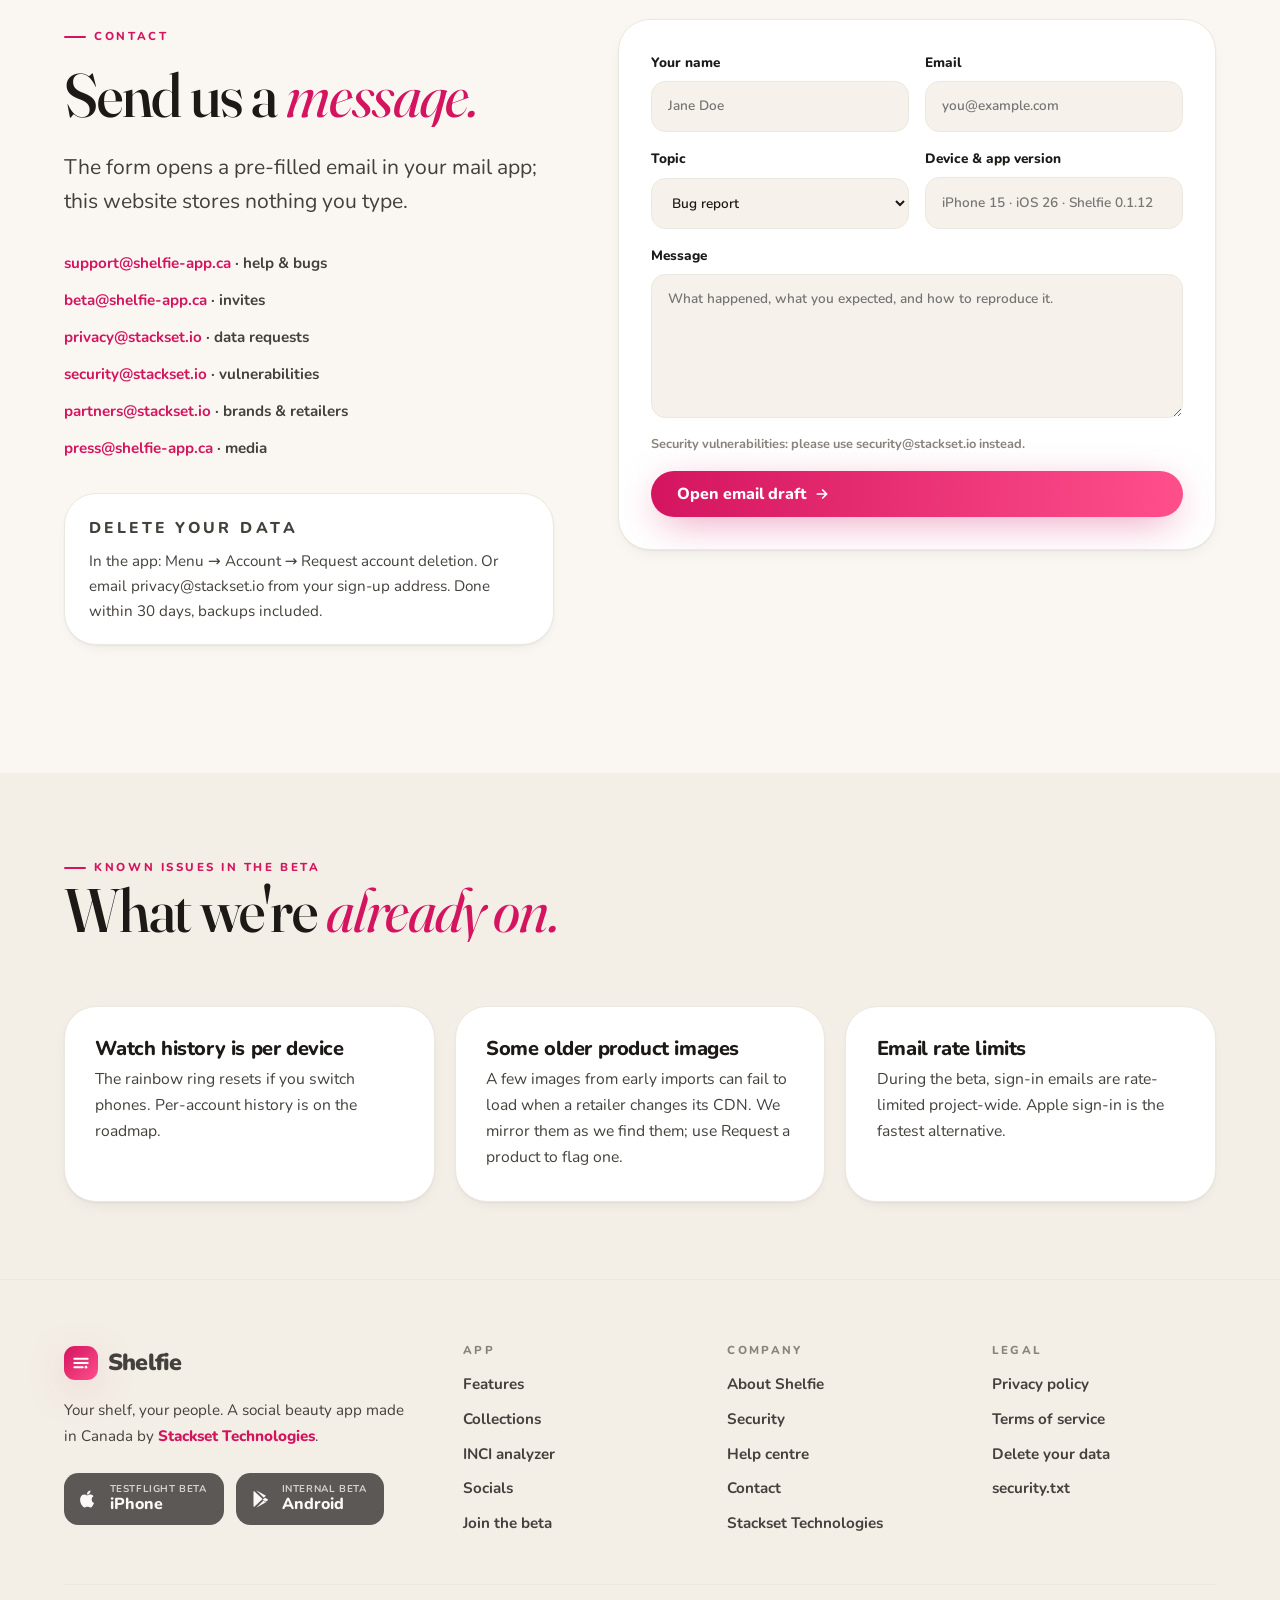
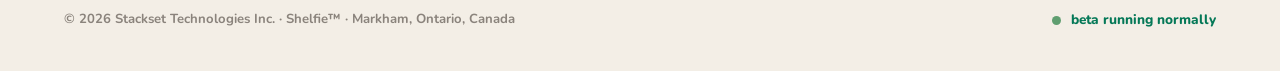
<file: support/index.html>
<!doctype html>
<html lang="en">
<head>
  <meta charset="utf-8" />
  <meta name="viewport" content="width=device-width, initial-scale=1" />
  <title>Help centre — Shelfie</title>
  <meta name="description" content="Shelfie help centre: get the beta on iPhone or Android, FAQs on sign-in, privacy, the INCI analyzer and collections, contact support, delete your data, and known issues." />
  <link rel="canonical" href="https://shelfie-app.ca/support/" />
  <meta name="theme-color" content="#faf7f2" />
  <meta property="og:type" content="website" />
  <meta property="og:site_name" content="Shelfie" />
  <meta property="og:title" content="Help centre — Shelfie" />
  <meta property="og:description" content="Shelfie help centre: get the beta on iPhone or Android, FAQs on sign-in, privacy, the INCI analyzer and collections, contact support, delete your data, and known issues." />
  <meta property="og:url" content="https://shelfie-app.ca/support/" />
  <meta property="og:image" content="https://shelfie-app.ca/assets/og.png" />
  <meta name="twitter:card" content="summary_large_image" />
  <meta name="twitter:title" content="Help centre — Shelfie" />
  <meta name="twitter:description" content="Shelfie help centre: get the beta on iPhone or Android, FAQs on sign-in, privacy, the INCI analyzer and collections, contact support, delete your data, and known issues." />
  <meta name="twitter:image" content="https://shelfie-app.ca/assets/og.png" />
  <meta name="apple-itunes-app" content="app-id=6813313340" />
  <link rel="icon" type="image/svg+xml" href="/favicon.svg" />
  <link rel="apple-touch-icon" href="/assets/apple-touch-icon.png" />
  <link rel="preload" href="/assets/fonts/nunito-latin-wght-normal.woff2" as="font" type="font/woff2" crossorigin />
  <link rel="preload" href="/assets/fonts/fraunces-latin-opsz-normal.woff2" as="font" type="font/woff2" crossorigin />
  <link rel="stylesheet" href="/assets/css/main.css" />
  <script type="application/ld+json">{"@context":"https://schema.org","@type":"MobileApplication","name":"Shelfie","operatingSystem":"iOS, Android","applicationCategory":"LifestyleApplication","description":"Shelfie help centre: get the beta on iPhone or Android, FAQs on sign-in, privacy, the INCI analyzer and collections, contact support, delete your data, and known issues.","url":"https://shelfie-app.ca","author":{"@type":"Organization","name":"Stackset Technologies Inc.","url":"https://stackset.io"},"offers":{"@type":"Offer","price":"0","priceCurrency":"CAD"}}</script>
</head>
<body>
<div class="curtain" aria-hidden="true"><div class="cur-brand">Shelfie</div></div>
<div class="progress" aria-hidden="true"></div>
<a class="sr-only" href="#main">Skip to content</a>

<header id="site-nav" class="nav">
  <div class="container">
    <a class="brand" href="/" aria-label="Shelfie home"><span class="mark"><svg viewBox="0 0 24 24" fill="none" stroke="#fff" stroke-width="2.4" stroke-linecap="round" stroke-linejoin="round"><path d="M4 7h16M4 12h16M4 17h10"/><circle cx="18" cy="17" r="1.6" fill="#fff" stroke="none"/></svg></span>Shelfie</a>
    <nav class="nav-links" aria-label="Primary"><a href="/">Home</a><a href="/features/">Features</a><a href="/security/">Security</a><a href="/about/">About</a><a href="/support/">Support</a></nav>
    <div class="nav-cta">
      <a class="btn btn-ghost" href="https://stackset.io" target="_blank" rel="noopener">by Stackset</a>
      <a class="btn btn-primary" href="/#beta">Join the beta <svg class="arrow" width="16" height="16" viewBox="0 0 24 24" fill="none" stroke="currentColor" stroke-width="2.6" stroke-linecap="round" stroke-linejoin="round"><path d="M5 12h14M13 6l6 6-6 6"/></svg></a>
    </div>
    <button id="menu-btn" class="menu-btn" aria-label="Open menu" aria-expanded="false" aria-controls="mobile-menu">
      <svg width="20" height="20" viewBox="0 0 24 24" fill="none" stroke="currentColor" stroke-width="2.4" stroke-linecap="round"><path d="M4 7h16M4 12h16M4 17h16"/></svg>
    </button>
  </div>
</header>
<div id="mobile-menu" class="mobile-menu"><a href="/">Home</a><a href="/features/">Features</a><a href="/security/">Security</a><a href="/about/">About</a><a href="/support/">Support</a><a class="btn btn-primary" href="/#beta">Join the beta</a></div>
<main id="main">
<section class="page-hero">
  <div class="blobs" aria-hidden="true"><span class="blob blob-2"></span><span class="blob blob-3"></span></div>
  <div class="container" style="position:relative;z-index:2"><p class="eyebrow" data-hero="eyebrow">Help centre</p><h1 id="hero-title" class="h1" data-hero="title">We're here. <em>Really.</em></h1><p class="lead" data-hero="sub">A founder reads every message, usually within one business day (Eastern time). Start with the quick paths below.</p><div class="status-row mt-4" data-hero="meta"><span class="dot"></span><span>Beta running normally · feeds, chat and media delivery operating</span></div></div>
</section>

<section class="section-tight">
  <div class="container">
    <div class="support-grid">
      <a class="card" href="#getting-started" data-card><div class="icon"><svg width="22" height="22" viewBox="0 0 24 24" fill="none" stroke="currentColor" stroke-width="2" stroke-linecap="round" stroke-linejoin="round"><rect x="7" y="2" width="10" height="20" rx="2"/><path d="M11 18h2"/></svg></div><h3>Getting started</h3><p>Install the beta on iPhone or Android, sign in, and set up your profile in five minutes.</p></a>
      <a class="card" href="#faq" data-card><div class="icon lavender"><svg width="22" height="22" viewBox="0 0 24 24" fill="none" stroke="currentColor" stroke-width="2" stroke-linecap="round" stroke-linejoin="round"><path d="M12 3l1.8 5.2L19 10l-5.2 1.8L12 17l-1.8-5.2L5 10l5.2-1.8z"/></svg></div><h3>FAQ</h3><p>Sign-in codes, privacy settings, the rainbow ring, the INCI analyzer, expired builds.</p></a>
      <a class="card" href="#contact" data-card><div class="icon mint"><svg width="22" height="22" viewBox="0 0 24 24" fill="none" stroke="currentColor" stroke-width="2" stroke-linecap="round" stroke-linejoin="round"><rect x="3" y="5" width="18" height="14" rx="2"/><path d="M3 7l9 6 9-6"/></svg></div><h3>Contact us</h3><p>Bugs, feedback, data requests, partnerships. Email <span style="color:var(--brand);font-weight:800">support@shelfie-app.ca</span>.</p></a>
    </div>
  </div>
</section>

<section class="section" id="getting-started">
  <div class="container">
    <div class="sec-grid">
      <div><p class="eyebrow" data-reveal>Getting started</p><h2 class="h2 mt-2" data-split>Five minutes to <em>your first shelf.</em></h2><p class="lead mt-3" data-reveal>Here's the whole onboarding, from invite to first collection.</p></div>
      <ol class="steps" data-stagger>
        <li><div><strong>Get your invite</strong><p>Request one on the home page. iPhone: install TestFlight from the App Store, then open our link. Android: open the link on your phone and allow the install.</p></div></li>
        <li><div><strong>Create your account</strong><p>Email + a six-digit code, or Sign in with Apple. Pick a username: it's permanent and doubles as your invite code.</p></div></li>
        <li><div><strong>Answer the beauty quiz</strong><p>Eight quick panels: interests, goals, concerns, AM / PM, your current routine, loved and avoided ingredients. Skip anything; change it later in Settings.</p></div></li>
        <li><div><strong>Build a collection</strong><p>Profile → Build a collection. Search the catalogue, add products, add a divider for Night, pick a cover, preview, publish.</p></div></li>
        <li><div><strong>Find your people</strong><p>Socials → search a friend's username, or share your invite code. Follow a few creators from Trending to fill your For You feed.</p></div></li>
      </ol>
    </div>
  </div>
</section>

<section class="section" id="faq" style="background:var(--bg-2)">
  <div class="container">
    <div class="sec-grid">
      <div><p class="eyebrow" data-reveal>FAQ</p><h2 class="h2 mt-2" data-split>Quick <em>answers.</em></h2></div>
      <div class="faq" data-stagger><details><summary>How do I join the beta?<span class="plus">+</span></summary><div class="ans">Request an invite on the <a href='/#beta'>home page</a>. iPhone testers get a TestFlight link; Android testers get a direct install link. Invites go out in small batches, usually within a few days.</div></details><details><summary>The Android build says it expired.<span class="plus">+</span></summary><div class="ans">Internal Android builds expire after 14 days. Open your invite link again to download the latest build; your account and data are untouched. We're moving to Google Play internal testing soon, which updates automatically.</div></details><details><summary>My sign-in code never arrived.<span class="plus">+</span></summary><div class="ans">Check spam for an email from Shelfie. Codes are six digits and valid for 10 minutes. During the beta there is an hourly limit on emails across all users; if you hit it, wait 20 minutes or sign in with Apple or Google instead.</div></details><details><summary>Why can't I sign in with Google?<span class="plus">+</span></summary><div class="ans">Google sign-in is in limited release until our public launch. Use Apple or an email code; your account is the same either way.</div></details><details><summary>How do I make a collection private?<span class="plus">+</span></summary><div class="ans">Open the collection → pencil → Edit collection → Privacy → Only me. Followers lets people who follow you see it. Group collections are visible to members only unless the host changes it.</div></details><details><summary>What does the rainbow ring on a collection mean?<span class="plus">+</span></summary><div class="ans">That collection has reels or posts tagged to it that you haven't watched yet. Tap play to watch them back to back. The ring turns grey once you've seen everything.</div></details><details><summary>How accurate is the INCI analyzer?<span class="plus">+</span></summary><div class="ans">It is a rule-based tool that uses ingredient order and the 1% line to estimate ranges. It is not a lab test and not medical advice. Always patch-test and talk to a dermatologist about concerns.</div></details><details><summary>A product is missing or wrong.<span class="plus">+</span></summary><div class="ans">Products tab → Request a product → paste the store link. We read the page and an admin approves it, usually within a day. For corrections, use the form below with the product name.</div></details><details><summary>How do I report someone?<span class="plus">+</span></summary><div class="ans">Open their profile or the chat → ··· → Report. Pick a reason. Reports are reviewed by a person. You can also Block, which removes them from your feeds and prevents messages.</div></details><details><summary>How do I delete my account and data?<span class="plus">+</span></summary><div class="ans">Menu → Account → Request account deletion. We confirm by email and remove everything from production within 7 days and from backups within 30. See <a href='/privacy/'>our privacy policy</a>.</div></details><details><summary>Which phones are supported?<span class="plus">+</span></summary><div class="ans">iPhone running iOS 16.4 or later, and Android 8 or later. Foldables get a dedicated layout. iPad is not supported yet.</div></details><details><summary>Is Shelfie free?<span class="plus">+</span></summary><div class="ans">Yes. The beta is free and the core app will stay free. Any future premium features will be clearly labelled.</div></details></div>
    </div>
  </div>
</section>

<section class="section" id="contact">
  <div class="container">
    <div class="sec-grid">
      <div class="sec-sticky">
        <p class="eyebrow" data-reveal>Contact</p><h2 class="h2 mt-2" data-split>Send us a <em>message.</em></h2>
        <p class="lead mt-3" data-reveal>The form opens a pre-filled email in your mail app; this website stores nothing you type.</p>
        <ul class="mt-4" data-stagger style="display:grid;gap:.75rem;font-size:.95rem;font-weight:700">
          <li><span style="color:var(--brand)">support@shelfie-app.ca</span> · help &amp; bugs</li>
          <li><span style="color:var(--brand)">beta@shelfie-app.ca</span> · invites</li>
          <li><span style="color:var(--brand)">privacy@stackset.io</span> · data requests</li>
          <li><span style="color:var(--brand)">security@stackset.io</span> · vulnerabilities</li>
          <li><span style="color:var(--brand)">partners@stackset.io</span> · brands &amp; retailers</li>
          <li><span style="color:var(--brand)">press@shelfie-app.ca</span> · media</li>
        </ul>
        <div id="data" class="card mt-4" data-reveal style="padding:1.25rem 1.5rem"><p class="eyebrow plain" style="margin-bottom:.4rem">Delete your data</p><p style="font-size:.95rem">In the app: Menu → Account → Request account deletion. Or email privacy@stackset.io from your sign-up address. Done within 30 days, backups included.</p></div>
      </div>
      <form id="support-form" class="form card" data-reveal="right" data-to="support@shelfie-app.ca" style="padding:2rem">
        <div class="row"><label>Your name<input name="name" required autocomplete="name" placeholder="Jane Doe" /></label><label>Email<input name="email" type="email" required autocomplete="email" placeholder="you@example.com" /></label></div>
        <div class="row"><label>Topic<select name="topic"><option>Bug report</option><option>Sign-in problem</option><option>Beta invite</option><option>Feature request</option><option>Product correction</option><option>Report content</option><option>Data request</option><option>Partnership</option><option>Press</option><option>Other</option></select></label><label>Device &amp; app version<input name="device" placeholder="iPhone 15 · iOS 26 · Shelfie 0.1.12" /></label></div>
        <label>Message<textarea name="message" required placeholder="What happened, what you expected, and how to reproduce it."></textarea></label>
        <p class="hint">Security vulnerabilities: please use security@stackset.io instead.</p>
        <button class="btn btn-primary" type="submit">Open email draft <svg class="arrow" width="16" height="16" viewBox="0 0 24 24" fill="none" stroke="currentColor" stroke-width="2.6" stroke-linecap="round" stroke-linejoin="round"><path d="M5 12h14M13 6l6 6-6 6"/></svg></button>
        <p id="form-ok" class="hint" hidden>Your mail app should have opened with the message pre-filled. If it didn't, email support@shelfie-app.ca directly.</p>
      </form>
    </div>
  </div>
</section>

<section class="section-tight" id="known-issues" style="background:var(--bg-2)">
  <div class="container">
    <div class="section-head"><p class="eyebrow" data-reveal>Known issues in the beta</p><h2 class="h2" data-split>What we're <em>already on.</em></h2></div>
    <div class="grid grid-3">
      <div class="card" data-card><h3>Watch history is per device</h3><p>The rainbow ring resets if you switch phones. Per-account history is on the roadmap.</p></div>
      <div class="card" data-card><h3>Some older product images</h3><p>A few images from early imports can fail to load when a retailer changes its CDN. We mirror them as we find them; use Request a product to flag one.</p></div>
      <div class="card" data-card><h3>Email rate limits</h3><p>During the beta, sign-in emails are rate-limited project-wide. Apple sign-in is the fastest alternative.</p></div>
    </div>
  </div>
</section>
</main>
<footer class="footer">
  <div class="container">
    <div class="footer-grid">
      <div>
        <a class="brand" href="/"><span class="mark"><svg viewBox="0 0 24 24" fill="none" stroke="#fff" stroke-width="2.4" stroke-linecap="round" stroke-linejoin="round"><path d="M4 7h16M4 12h16M4 17h10"/><circle cx="18" cy="17" r="1.6" fill="#fff" stroke="none"/></svg></span>Shelfie</a>
        <p class="tag-line">Your shelf, your people. A social beauty app made in Canada by <a href="https://stackset.io" target="_blank" rel="noopener" style="color:var(--brand);font-weight:800">Stackset Technologies</a>.</p>
        <div class="store-btns mt-3">
          <span class="store-btn soon"><svg width="20" height="20" viewBox="0 0 24 24" fill="currentColor"><path d="M16.4 12.6c0-2.6 2.1-3.8 2.2-3.9-1.2-1.8-3.1-2-3.7-2-1.6-.2-3.1.9-3.9.9-.8 0-2-.9-3.4-.9-1.7 0-3.3 1-4.2 2.6-1.8 3.1-.5 7.8 1.3 10.3.9 1.2 1.9 2.6 3.2 2.6 1.3-.1 1.8-.8 3.4-.8s2 .8 3.4.8 2.3-1.3 3.1-2.5c1-1.4 1.4-2.8 1.4-2.9-.1 0-2.8-1.1-2.8-4.2zM13.9 5c.7-.9 1.2-2 1-3.2-1 0-2.3.7-3 1.6-.7.8-1.2 2-1.1 3.1 1.2.1 2.4-.6 3.1-1.5z"/></svg><span><small>TestFlight beta</small><b>iPhone</b></span></span>
          <span class="store-btn soon"><svg width="20" height="20" viewBox="0 0 24 24" fill="currentColor"><path d="M3.6 2.5l10.3 9.5-10.3 9.5c-.3-.2-.6-.6-.6-1.1V3.6c0-.5.3-.9.6-1.1zm11.7 10.9l2.6 2.4-11.6 6.7 9-9.1zm0-2.8l-9-9.1 11.6 6.7-2.6 2.4zm4.3 1.4l-2.8-1.6-2.8 2.6 2.8 2.6 2.8-1.6c.9-.5.9-1.5 0-2z"/></svg><span><small>Internal beta</small><b>Android</b></span></span>
        </div>
      </div>
      <div><h4>App</h4><ul><li><a href="/features/">Features</a></li><li><a href="/features/#collections">Collections</a></li><li><a href="/features/#inci">INCI analyzer</a></li><li><a href="/features/#socials">Socials</a></li><li><a href="/#beta">Join the beta</a></li></ul></div>
      <div><h4>Company</h4><ul><li><a href="/about/">About Shelfie</a></li><li><a href="/security/">Security</a></li><li><a href="/support/">Help centre</a></li><li><a href="/support/#contact">Contact</a></li><li><a href="https://stackset.io" target="_blank" rel="noopener">Stackset Technologies</a></li></ul></div>
      <div><h4>Legal</h4><ul><li><a href="/privacy/">Privacy policy</a></li><li><a href="/terms/">Terms of service</a></li><li><a href="/support/#data">Delete your data</a></li><li><a href="/.well-known/security.txt">security.txt</a></li></ul></div>
    </div>
    <div class="footer-bottom">
      <span>© 2026 Stackset Technologies Inc. · Shelfie™ · Markham, Ontario, Canada</span>
      <span class="status-row"><span class="dot"></span>beta running normally</span>
    </div>
  </div>
</footer>
<script src="/assets/vendor/gsap.min.js" defer></script>
<script src="/assets/vendor/ScrollTrigger.min.js" defer></script>
<script src="/assets/vendor/lenis.min.js" defer></script>
<script src="/assets/vendor/split-type.min.js" defer></script>
<script src="/assets/js/main.js" defer></script>
</body>
</html>
</file>
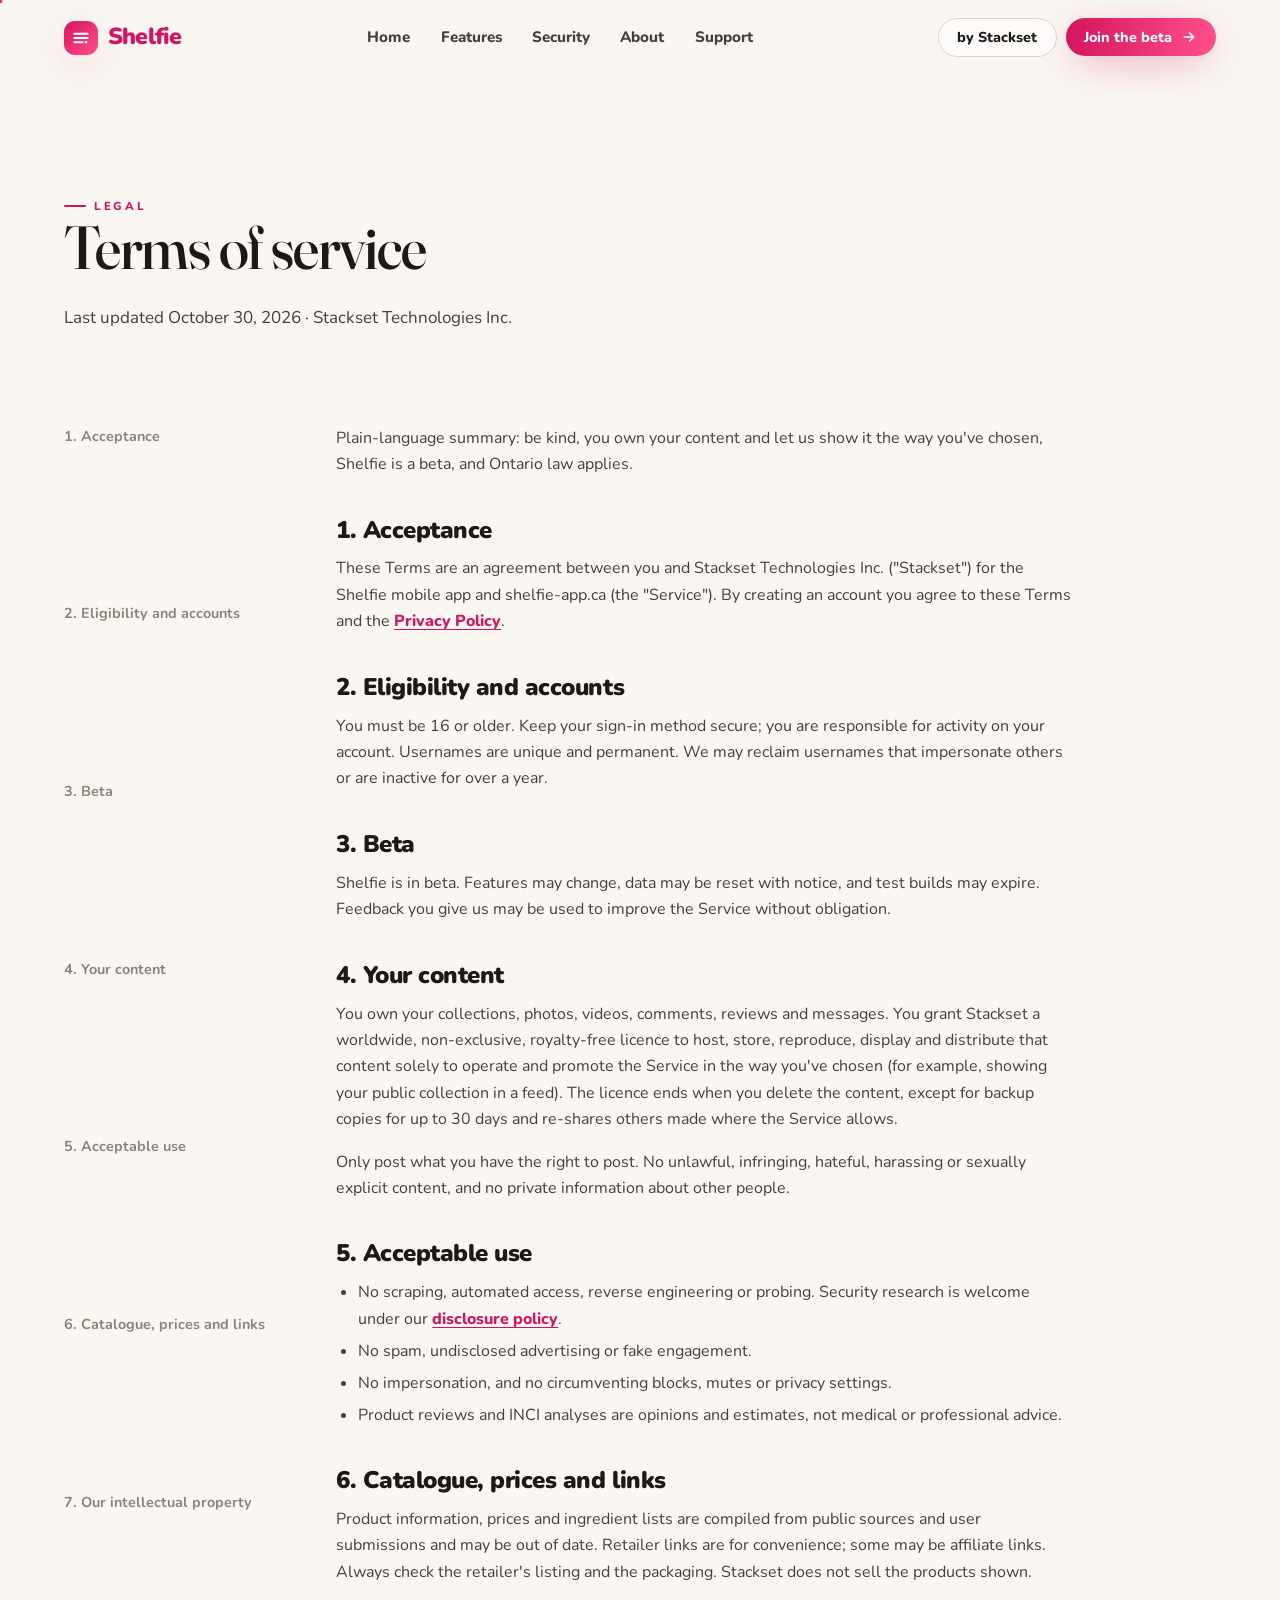
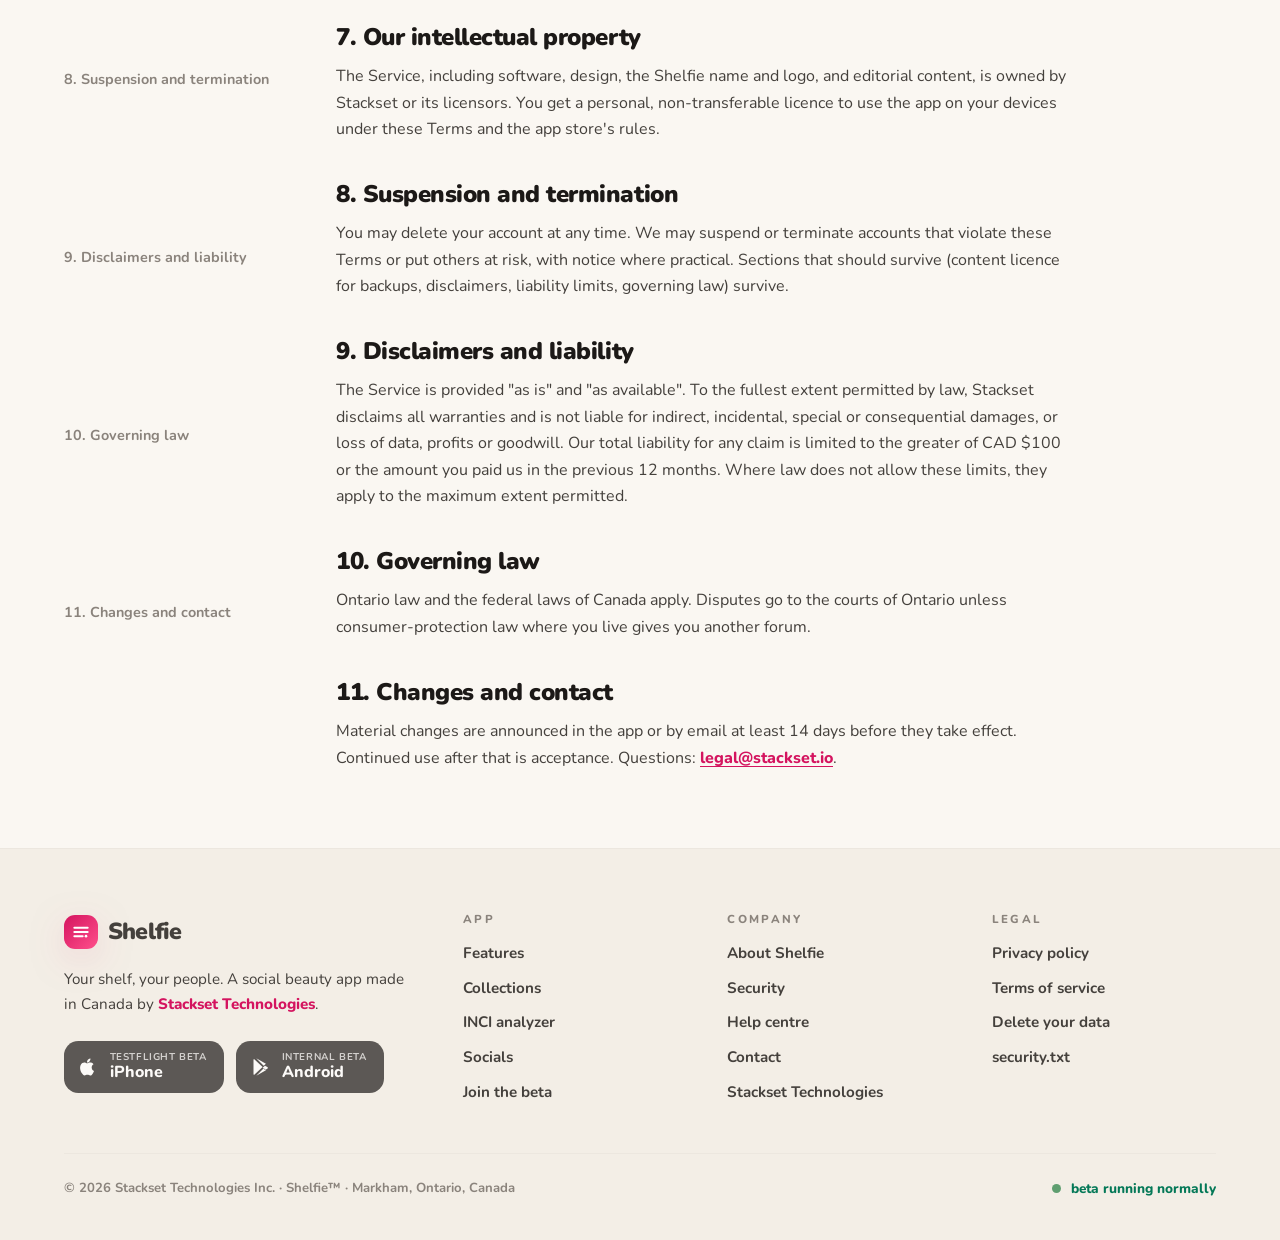
<file: terms/index.html>
<!doctype html>
<html lang="en">
<head>
  <meta charset="utf-8" />
  <meta name="viewport" content="width=device-width, initial-scale=1" />
  <title>Terms of service — Shelfie</title>
  <meta name="description" content="The terms that govern use of the Shelfie app and shelfie-app.ca." />
  <link rel="canonical" href="https://shelfie-app.ca/terms/" />
  <meta name="theme-color" content="#faf7f2" />
  <meta property="og:type" content="website" />
  <meta property="og:site_name" content="Shelfie" />
  <meta property="og:title" content="Terms of service — Shelfie" />
  <meta property="og:description" content="The terms that govern use of the Shelfie app and shelfie-app.ca." />
  <meta property="og:url" content="https://shelfie-app.ca/terms/" />
  <meta property="og:image" content="https://shelfie-app.ca/assets/og.png" />
  <meta name="twitter:card" content="summary_large_image" />
  <meta name="twitter:title" content="Terms of service — Shelfie" />
  <meta name="twitter:description" content="The terms that govern use of the Shelfie app and shelfie-app.ca." />
  <meta name="twitter:image" content="https://shelfie-app.ca/assets/og.png" />
  <meta name="apple-itunes-app" content="app-id=6813313340" />
  <link rel="icon" type="image/svg+xml" href="/favicon.svg" />
  <link rel="apple-touch-icon" href="/assets/apple-touch-icon.png" />
  <link rel="preload" href="/assets/fonts/nunito-latin-wght-normal.woff2" as="font" type="font/woff2" crossorigin />
  <link rel="preload" href="/assets/fonts/fraunces-latin-opsz-normal.woff2" as="font" type="font/woff2" crossorigin />
  <link rel="stylesheet" href="/assets/css/main.css" />
  <script type="application/ld+json">{"@context":"https://schema.org","@type":"MobileApplication","name":"Shelfie","operatingSystem":"iOS, Android","applicationCategory":"LifestyleApplication","description":"The terms that govern use of the Shelfie app and shelfie-app.ca.","url":"https://shelfie-app.ca","author":{"@type":"Organization","name":"Stackset Technologies Inc.","url":"https://stackset.io"},"offers":{"@type":"Offer","price":"0","priceCurrency":"CAD"}}</script>
</head>
<body>
<div class="curtain" aria-hidden="true"><div class="cur-brand">Shelfie</div></div>
<div class="progress" aria-hidden="true"></div>
<a class="sr-only" href="#main">Skip to content</a>

<header id="site-nav" class="nav">
  <div class="container">
    <a class="brand" href="/" aria-label="Shelfie home"><span class="mark"><svg viewBox="0 0 24 24" fill="none" stroke="#fff" stroke-width="2.4" stroke-linecap="round" stroke-linejoin="round"><path d="M4 7h16M4 12h16M4 17h10"/><circle cx="18" cy="17" r="1.6" fill="#fff" stroke="none"/></svg></span>Shelfie</a>
    <nav class="nav-links" aria-label="Primary"><a href="/">Home</a><a href="/features/">Features</a><a href="/security/">Security</a><a href="/about/">About</a><a href="/support/">Support</a></nav>
    <div class="nav-cta">
      <a class="btn btn-ghost" href="https://stackset.io" target="_blank" rel="noopener">by Stackset</a>
      <a class="btn btn-primary" href="/#beta">Join the beta <svg class="arrow" width="16" height="16" viewBox="0 0 24 24" fill="none" stroke="currentColor" stroke-width="2.6" stroke-linecap="round" stroke-linejoin="round"><path d="M5 12h14M13 6l6 6-6 6"/></svg></a>
    </div>
    <button id="menu-btn" class="menu-btn" aria-label="Open menu" aria-expanded="false" aria-controls="mobile-menu">
      <svg width="20" height="20" viewBox="0 0 24 24" fill="none" stroke="currentColor" stroke-width="2.4" stroke-linecap="round"><path d="M4 7h16M4 12h16M4 17h16"/></svg>
    </button>
  </div>
</header>
<div id="mobile-menu" class="mobile-menu"><a href="/">Home</a><a href="/features/">Features</a><a href="/security/">Security</a><a href="/about/">About</a><a href="/support/">Support</a><a class="btn btn-primary" href="/#beta">Join the beta</a></div>
<main id="main">
<section class="page-hero" style="padding-bottom:1rem"><div class="container"><p class="eyebrow" data-hero="eyebrow">Legal</p><h1 class="h1" data-hero="title" style="font-size:clamp(2.2rem,5vw,3.8rem)">Terms of service</h1><p class="prose meta mt-3" data-hero="sub">Last updated October 30, 2026 · Stackset Technologies Inc.</p></div></section>
<section class="section-tight"><div class="container legal-grid"><nav class="toc hide-sm" aria-label="On this page"><a href="#acceptance">1. Acceptance</a><a href="#eligibility">2. Eligibility and accounts</a><a href="#beta">3. Beta</a><a href="#content">4. Your content</a><a href="#conduct">5. Acceptable use</a><a href="#catalogue">6. Catalogue, prices and links</a><a href="#ip">7. Our intellectual property</a><a href="#termination">8. Suspension and termination</a><a href="#disclaimer">9. Disclaimers and liability</a><a href="#law">10. Governing law</a><a href="#changes">11. Changes and contact</a></nav><div class="prose"><p>Plain-language summary: be kind, you own your content and let us show it the way you've chosen, Shelfie is a beta, and Ontario law applies.</p><h2 id="acceptance">1. Acceptance</h2><p>These Terms are an agreement between you and Stackset Technologies Inc. ("Stackset") for the Shelfie mobile app and shelfie-app.ca (the "Service"). By creating an account you agree to these Terms and the <a href='/privacy/'>Privacy Policy</a>.</p><h2 id="eligibility">2. Eligibility and accounts</h2><p>You must be 16 or older. Keep your sign-in method secure; you are responsible for activity on your account. Usernames are unique and permanent. We may reclaim usernames that impersonate others or are inactive for over a year.</p><h2 id="beta">3. Beta</h2><p>Shelfie is in beta. Features may change, data may be reset with notice, and test builds may expire. Feedback you give us may be used to improve the Service without obligation.</p><h2 id="content">4. Your content</h2><p>You own your collections, photos, videos, comments, reviews and messages. You grant Stackset a worldwide, non-exclusive, royalty-free licence to host, store, reproduce, display and distribute that content solely to operate and promote the Service in the way you've chosen (for example, showing your public collection in a feed). The licence ends when you delete the content, except for backup copies for up to 30 days and re-shares others made where the Service allows.</p><p>Only post what you have the right to post. No unlawful, infringing, hateful, harassing or sexually explicit content, and no private information about other people.</p><h2 id="conduct">5. Acceptable use</h2><ul><li>No scraping, automated access, reverse engineering or probing. Security research is welcome under our <a href='/security/#disclosure'>disclosure policy</a>.</li><li>No spam, undisclosed advertising or fake engagement.</li><li>No impersonation, and no circumventing blocks, mutes or privacy settings.</li><li>Product reviews and INCI analyses are opinions and estimates, not medical or professional advice.</li></ul><h2 id="catalogue">6. Catalogue, prices and links</h2><p>Product information, prices and ingredient lists are compiled from public sources and user submissions and may be out of date. Retailer links are for convenience; some may be affiliate links. Always check the retailer's listing and the packaging. Stackset does not sell the products shown.</p><h2 id="ip">7. Our intellectual property</h2><p>The Service, including software, design, the Shelfie name and logo, and editorial content, is owned by Stackset or its licensors. You get a personal, non-transferable licence to use the app on your devices under these Terms and the app store's rules.</p><h2 id="termination">8. Suspension and termination</h2><p>You may delete your account at any time. We may suspend or terminate accounts that violate these Terms or put others at risk, with notice where practical. Sections that should survive (content licence for backups, disclaimers, liability limits, governing law) survive.</p><h2 id="disclaimer">9. Disclaimers and liability</h2><p>The Service is provided "as is" and "as available". To the fullest extent permitted by law, Stackset disclaims all warranties and is not liable for indirect, incidental, special or consequential damages, or loss of data, profits or goodwill. Our total liability for any claim is limited to the greater of CAD $100 or the amount you paid us in the previous 12 months. Where law does not allow these limits, they apply to the maximum extent permitted.</p><h2 id="law">10. Governing law</h2><p>Ontario law and the federal laws of Canada apply. Disputes go to the courts of Ontario unless consumer-protection law where you live gives you another forum.</p><h2 id="changes">11. Changes and contact</h2><p>Material changes are announced in the app or by email at least 14 days before they take effect. Continued use after that is acceptance. Questions: <a href='mailto:legal@stackset.io'>legal@stackset.io</a>.</p></div></div></section>
</main>
<footer class="footer">
  <div class="container">
    <div class="footer-grid">
      <div>
        <a class="brand" href="/"><span class="mark"><svg viewBox="0 0 24 24" fill="none" stroke="#fff" stroke-width="2.4" stroke-linecap="round" stroke-linejoin="round"><path d="M4 7h16M4 12h16M4 17h10"/><circle cx="18" cy="17" r="1.6" fill="#fff" stroke="none"/></svg></span>Shelfie</a>
        <p class="tag-line">Your shelf, your people. A social beauty app made in Canada by <a href="https://stackset.io" target="_blank" rel="noopener" style="color:var(--brand);font-weight:800">Stackset Technologies</a>.</p>
        <div class="store-btns mt-3">
          <span class="store-btn soon"><svg width="20" height="20" viewBox="0 0 24 24" fill="currentColor"><path d="M16.4 12.6c0-2.6 2.1-3.8 2.2-3.9-1.2-1.8-3.1-2-3.7-2-1.6-.2-3.1.9-3.9.9-.8 0-2-.9-3.4-.9-1.7 0-3.3 1-4.2 2.6-1.8 3.1-.5 7.8 1.3 10.3.9 1.2 1.9 2.6 3.2 2.6 1.3-.1 1.8-.8 3.4-.8s2 .8 3.4.8 2.3-1.3 3.1-2.5c1-1.4 1.4-2.8 1.4-2.9-.1 0-2.8-1.1-2.8-4.2zM13.9 5c.7-.9 1.2-2 1-3.2-1 0-2.3.7-3 1.6-.7.8-1.2 2-1.1 3.1 1.2.1 2.4-.6 3.1-1.5z"/></svg><span><small>TestFlight beta</small><b>iPhone</b></span></span>
          <span class="store-btn soon"><svg width="20" height="20" viewBox="0 0 24 24" fill="currentColor"><path d="M3.6 2.5l10.3 9.5-10.3 9.5c-.3-.2-.6-.6-.6-1.1V3.6c0-.5.3-.9.6-1.1zm11.7 10.9l2.6 2.4-11.6 6.7 9-9.1zm0-2.8l-9-9.1 11.6 6.7-2.6 2.4zm4.3 1.4l-2.8-1.6-2.8 2.6 2.8 2.6 2.8-1.6c.9-.5.9-1.5 0-2z"/></svg><span><small>Internal beta</small><b>Android</b></span></span>
        </div>
      </div>
      <div><h4>App</h4><ul><li><a href="/features/">Features</a></li><li><a href="/features/#collections">Collections</a></li><li><a href="/features/#inci">INCI analyzer</a></li><li><a href="/features/#socials">Socials</a></li><li><a href="/#beta">Join the beta</a></li></ul></div>
      <div><h4>Company</h4><ul><li><a href="/about/">About Shelfie</a></li><li><a href="/security/">Security</a></li><li><a href="/support/">Help centre</a></li><li><a href="/support/#contact">Contact</a></li><li><a href="https://stackset.io" target="_blank" rel="noopener">Stackset Technologies</a></li></ul></div>
      <div><h4>Legal</h4><ul><li><a href="/privacy/">Privacy policy</a></li><li><a href="/terms/">Terms of service</a></li><li><a href="/support/#data">Delete your data</a></li><li><a href="/.well-known/security.txt">security.txt</a></li></ul></div>
    </div>
    <div class="footer-bottom">
      <span>© 2026 Stackset Technologies Inc. · Shelfie™ · Markham, Ontario, Canada</span>
      <span class="status-row"><span class="dot"></span>beta running normally</span>
    </div>
  </div>
</footer>
<script src="/assets/vendor/gsap.min.js" defer></script>
<script src="/assets/vendor/ScrollTrigger.min.js" defer></script>
<script src="/assets/vendor/lenis.min.js" defer></script>
<script src="/assets/vendor/split-type.min.js" defer></script>
<script src="/assets/js/main.js" defer></script>
</body>
</html>
</file>
<file: assets/css/main.css>
/* ============================================================
   Shelfie — shelfie-app.ca
   Hand-written CSS. No build step.
   Palette mirrors the app: porcelain light, true-black dark, brand pink.
   ============================================================ */

@font-face{font-family:"Nunito";font-style:normal;font-weight:200 1000;font-display:swap;src:url("../fonts/nunito-latin-wght-normal.woff2") format("woff2-variations")}
@font-face{font-family:"Fraunces";font-style:normal;font-weight:100 900;font-stretch:normal;font-display:swap;src:url("../fonts/fraunces-latin-opsz-normal.woff2") format("woff2-variations")}
@font-face{font-family:"Fraunces";font-style:italic;font-weight:100 900;font-display:swap;src:url("../fonts/fraunces-latin-opsz-italic.woff2") format("woff2-variations")}
@font-face{font-family:"Inter";font-style:normal;font-weight:100 900;font-display:swap;src:url("../fonts/inter-latin-wght-normal.woff2") format("woff2-variations")}

:root{
  --font-ui:"Nunito",ui-rounded,"SF Pro Rounded",system-ui,sans-serif;
  --font-display:"Fraunces",Georgia,"Times New Roman",serif;
  --font-sans:"Inter",system-ui,sans-serif;

  --bg:#faf7f2;          /* porcelain */
  --bg-2:#f3eee6;
  --surface:#ffffff;
  --surface-muted:#f1ece4;
  --field:#f6f1ea;
  --ink:#1c1917;
  --ink-2:#44403c;
  --muted:#8a837c;
  --line:#ece7df;
  --line-strong:#ddd5ca;

  --brand:#d4145f;
  --brand-2:#ff4f8b;
  --brand-soft:#ffe1ea;
  --brand-ink:#9c0f47;

  --blush:#ffd1dc; --blush-ink:#b4234f;
  --lavender:#e9d5ff; --lavender-ink:#6d28d9;
  --mint:#bbf7d0; --mint-ink:#047857;
  --butter:#fde68a; --butter-ink:#b45309;
  --sky:#bae6fd; --sky-ink:#0369a1;
  --matcha:#5f9e70; --matcha-soft:#e4f1e4;

  --dark:#000; --dark-2:#0b0b0d; --dark-surface:#141414; --dark-line:rgba(255,255,255,.08); --dark-body:#c9c4bd;

  --r:1.25rem; --r-lg:2rem;
  --nav-h:76px;
  --ease:cubic-bezier(.22,1,.36,1);
  --shadow-sm:0 1px 2px rgba(28,25,23,.05),0 6px 20px -10px rgba(28,25,23,.12);
  --shadow:0 2px 4px rgba(28,25,23,.05),0 24px 60px -28px rgba(28,25,23,.28);
  --glow:0 10px 40px -10px rgba(212,20,95,.55);
  --container:76rem;
}

*,*::before,*::after{box-sizing:border-box}
html{-webkit-text-size-adjust:100%;scroll-behavior:smooth}
html.lenis,html.lenis body{height:auto}.lenis.lenis-smooth{scroll-behavior:auto!important}
body{margin:0;background:var(--bg);color:var(--ink-2);font-family:var(--font-ui);font-size:1.0625rem;line-height:1.65;-webkit-font-smoothing:antialiased;overflow-x:hidden}
img,svg{display:block;max-width:100%}
a{color:inherit;text-decoration:none}
button{font:inherit;color:inherit;background:none;border:0;cursor:pointer}
h1,h2,h3,h4{margin:0;color:var(--ink);letter-spacing:-.02em;line-height:1.05}
.serif{font-family:var(--font-display);font-variation-settings:"opsz" 144;font-weight:500;letter-spacing:-.025em}
.serif em{font-style:italic;font-weight:400;color:var(--brand)}
h1,h2{font-family:var(--font-display);font-variation-settings:"opsz" 144;font-weight:500}
h2 em,h1 em{font-style:italic;font-weight:400;color:var(--brand)}
h3,h4{font-family:var(--font-ui);font-weight:800}
p{margin:0}
ul,ol{margin:0;padding:0;list-style:none}
::selection{background:var(--brand-soft);color:var(--brand-ink)}
:focus-visible{outline:2px solid var(--brand);outline-offset:3px;border-radius:6px}
.sr-only{position:absolute;width:1px;height:1px;padding:0;margin:-1px;overflow:hidden;clip:rect(0,0,0,0);white-space:nowrap;border:0}

/* ---------- utilities ---------- */
.container{width:100%;max-width:var(--container);margin-inline:auto;padding-inline:1.25rem}
@media(min-width:640px){.container{padding-inline:2rem}}
.eyebrow{font-family:var(--font-ui);font-weight:800;font-size:.72rem;letter-spacing:.22em;text-transform:uppercase;color:var(--brand);display:inline-flex;align-items:center;gap:.5rem}
.eyebrow::before{content:"";width:1.4rem;height:2px;border-radius:2px;background:currentColor}
.eyebrow.plain::before{display:none}
.h1{font-size:clamp(2.9rem,7.2vw,6.2rem)}
.h2{font-size:clamp(2.1rem,4.8vw,3.9rem)}
.h3{font-size:clamp(1.35rem,2.2vw,1.7rem)}
.lead{font-size:1.2rem;line-height:1.6;color:var(--ink-2)}
@media(min-width:768px){.lead{font-size:1.32rem}}
.center{text-align:center}
.mt-1{margin-top:.5rem}.mt-2{margin-top:1rem}.mt-3{margin-top:1.5rem}.mt-4{margin-top:2rem}.mt-6{margin-top:3rem}.mt-8{margin-top:4rem}
.hide-sm{display:none}@media(min-width:768px){.hide-sm{display:initial}}
section{position:relative}
.section{padding-block:clamp(4.5rem,10vw,9rem)}
.section-tight{padding-block:clamp(3rem,6vw,5rem)}
.section-head{max-width:48rem;margin-bottom:clamp(2.5rem,5vw,4.5rem)}
.section-head.center{margin-inline:auto}
.section-head .lead{margin-top:1.25rem}
.divider{height:1px;background:var(--line)}
.word{display:inline-block;will-change:transform,opacity}
.line{display:block;overflow:hidden}

/* dark sections */
.dark{background:var(--dark);color:var(--dark-body)}
.dark h1,.dark h2,.dark h3,.dark h4{color:#fff}
.dark h2 em{color:var(--brand-2)}
.dark .eyebrow{color:var(--brand-2)}
.dark .lead{color:var(--dark-body)}
.dark .card{background:var(--dark-surface);border-color:var(--dark-line);box-shadow:none}
.dark .card p{color:var(--dark-body)}
.dark .divider{background:var(--dark-line)}

/* ---------- buttons ---------- */
.btn{position:relative;display:inline-flex;align-items:center;gap:.55rem;border-radius:999px;padding:.95rem 1.6rem;font-weight:800;font-size:1rem;line-height:1;transition:transform .4s var(--ease),box-shadow .35s,background .3s,color .3s,border-color .3s;will-change:transform}
.btn-primary{color:#fff;background:linear-gradient(92deg,var(--brand),var(--brand-2));box-shadow:var(--glow)}
.btn-primary:hover{transform:translateY(-2px) scale(1.02);box-shadow:0 18px 50px -12px rgba(212,20,95,.65)}
.btn-ghost{color:var(--ink);border:1.5px solid var(--line-strong);background:rgba(255,255,255,.6)}
.btn-ghost:hover{border-color:var(--brand);color:var(--brand);transform:translateY(-2px)}
.dark .btn-ghost{color:#fff;border-color:rgba(255,255,255,.25);background:rgba(255,255,255,.04)}
.dark .btn-ghost:hover{border-color:var(--brand-2);color:var(--brand-2)}
.btn-dark{color:#fff;background:var(--ink)}
.btn-dark:hover{transform:translateY(-2px)}
.btn .arrow{transition:transform .35s var(--ease)}
.btn:hover .arrow{transform:translateX(4px)}
.link{color:var(--brand);font-weight:800;display:inline-flex;align-items:center;gap:.35rem}
.link .arrow{transition:transform .3s var(--ease)}
.link:hover .arrow{transform:translateX(4px)}
.store-btns{display:flex;flex-wrap:wrap;gap:.75rem}
.store-btn{display:inline-flex;align-items:center;gap:.7rem;padding:.7rem 1.1rem .7rem .9rem;border-radius:.9rem;background:var(--ink);color:#fff;line-height:1.1;transition:transform .35s var(--ease),opacity .3s}
.store-btn:hover{transform:translateY(-2px)}
.store-btn small{display:block;font-size:.62rem;font-weight:700;letter-spacing:.06em;text-transform:uppercase;opacity:.75}
.store-btn b{font-size:1rem;font-weight:800}
.store-btn.soon{opacity:.7}
.store-btn .badge{margin-left:.5rem;font-size:.58rem;font-weight:900;letter-spacing:.1em;padding:.2rem .45rem;border-radius:999px;background:var(--brand-2);color:#fff}

/* ---------- chips / tags ---------- */
.tag{display:inline-flex;align-items:center;padding:.3rem .7rem;border-radius:999px;font-size:.78rem;font-weight:800}
.tag.blush{background:var(--blush);color:var(--blush-ink)}
.tag.lavender{background:var(--lavender);color:var(--lavender-ink)}
.tag.mint{background:var(--mint);color:var(--mint-ink)}
.tag.butter{background:var(--butter);color:var(--butter-ink)}
.tag.sky{background:var(--sky);color:var(--sky-ink)}
.tag.brand{background:var(--brand-soft);color:var(--brand-ink)}
.pill{display:inline-flex;align-items:center;gap:.45rem;padding:.4rem .85rem;border-radius:999px;font-size:.74rem;font-weight:800;letter-spacing:.06em;text-transform:uppercase;border:1.5px solid var(--line-strong);background:#fff;color:var(--ink-2)}
.pill .dot{width:7px;height:7px;border-radius:50%;background:var(--matcha);box-shadow:0 0 0 3px rgba(95,158,112,.2)}
.dark .pill{background:rgba(255,255,255,.06);border-color:var(--dark-line);color:#fff}

/* ---------- cards ---------- */
.card{position:relative;background:var(--surface);border:1px solid var(--line);border-radius:var(--r-lg);padding:1.9rem;box-shadow:var(--shadow-sm);transition:transform .5s var(--ease),box-shadow .4s,border-color .3s;overflow:hidden}
.card:hover{transform:translateY(-5px);box-shadow:var(--shadow);border-color:var(--line-strong)}
.card h3{font-size:1.25rem;margin-bottom:.55rem}
.card p{font-size:.98rem;color:var(--ink-2)}
.card .icon{width:3rem;height:3rem;border-radius:1rem;display:grid;place-items:center;margin-bottom:1.25rem;color:var(--brand-ink);background:var(--brand-soft)}
.card .icon.lavender{background:var(--lavender);color:var(--lavender-ink)}
.card .icon.mint{background:var(--mint);color:var(--mint-ink)}
.card .icon.butter{background:var(--butter);color:var(--butter-ink)}
.card .icon.sky{background:var(--sky);color:var(--sky-ink)}
.card .icon.blush{background:var(--blush);color:var(--blush-ink)}
.grid{display:grid;gap:1.25rem}
.grid-2{grid-template-columns:1fr}.grid-3{grid-template-columns:1fr}.grid-4{grid-template-columns:1fr 1fr}
@media(min-width:720px){.grid-2{grid-template-columns:1fr 1fr}.grid-3{grid-template-columns:repeat(3,1fr)}}
@media(min-width:960px){.grid-4{grid-template-columns:repeat(4,1fr)}}
.bento{display:grid;gap:1.25rem;grid-template-columns:1fr}
@media(min-width:900px){.bento{grid-template-columns:repeat(6,1fr)}.bento .span-4{grid-column:span 4}.bento .span-2{grid-column:span 2}.bento .span-3{grid-column:span 3}.bento .span-6{grid-column:span 6}}
.bento .card{min-height:16rem;display:flex;flex-direction:column}
.bento .card .art{margin-top:auto;padding-top:1.25rem}

/* ---------- nav ---------- */
.nav{position:fixed;inset:0 0 auto 0;z-index:60;height:var(--nav-h);transition:background .4s,border-color .4s,box-shadow .4s;border-bottom:1px solid transparent}
.nav.is-scrolled{background:rgba(250,247,242,.8);backdrop-filter:blur(18px) saturate(1.4);-webkit-backdrop-filter:blur(18px) saturate(1.4);border-color:var(--line)}
.nav .container{height:100%;display:flex;align-items:center;justify-content:space-between;gap:1rem}
.brand{display:inline-flex;align-items:center;gap:.6rem;font-family:var(--font-ui);font-weight:900;font-size:1.45rem;color:var(--brand);letter-spacing:-.03em}
.brand .mark{width:34px;height:34px;border-radius:11px;background:linear-gradient(135deg,var(--brand),var(--brand-2));display:grid;place-items:center;box-shadow:var(--glow)}
.brand .mark svg{width:20px;height:20px}
.nav-links{display:none;gap:1.9rem;font-size:.95rem;font-weight:800}
.nav-links a{position:relative;color:var(--ink-2);transition:color .25s;padding:.3rem 0}
.nav-links a:hover,.nav-links a[aria-current]{color:var(--brand)}
.nav-links a::after{content:"";position:absolute;left:0;right:0;bottom:-2px;height:2.5px;border-radius:2px;background:var(--brand);transform:scaleX(0);transform-origin:left;transition:transform .35s var(--ease)}
.nav-links a:hover::after,.nav-links a[aria-current]::after{transform:scaleX(1)}
.nav-cta{display:none;gap:.6rem;align-items:center}
.nav-cta .btn{padding:.7rem 1.15rem;font-size:.9rem}
.menu-btn{display:grid;place-items:center;width:44px;height:44px;border-radius:999px;border:1.5px solid var(--line-strong);background:#fff;color:var(--ink)}
@media(min-width:900px){.nav-links,.nav-cta{display:flex}.menu-btn{display:none}}
.mobile-menu{position:fixed;inset:var(--nav-h) 0 0 0;z-index:55;background:rgba(250,247,242,.97);backdrop-filter:blur(20px);padding:1.5rem 1.25rem;display:none;flex-direction:column;gap:.1rem}
.mobile-menu.open{display:flex}
.mobile-menu a{padding:1rem .25rem;font-family:var(--font-display);font-size:1.9rem;color:var(--ink);border-bottom:1px solid var(--line)}
.mobile-menu .btn{margin-top:1.5rem;justify-content:center;font-family:var(--font-ui);font-size:1rem;border:0}

/* ---------- hero ---------- */
.hero{position:relative;min-height:100svh;display:flex;align-items:center;padding-top:calc(var(--nav-h) + 2.5rem);padding-bottom:3rem;overflow:hidden}
.hero-inner{position:relative;z-index:2;width:100%}
.blobs{position:absolute;inset:0;pointer-events:none;overflow:hidden}
.blob{position:absolute;border-radius:50%;filter:blur(90px);opacity:.75;will-change:transform}
.blob-1{width:34rem;height:34rem;left:-10rem;top:-6rem;background:var(--blush);animation:drift 16s ease-in-out infinite alternate}
.blob-2{width:30rem;height:30rem;right:-8rem;top:10%;background:var(--lavender);animation:drift 22s ease-in-out infinite alternate-reverse}
.blob-3{width:28rem;height:28rem;left:40%;bottom:-14rem;background:var(--mint);opacity:.55;animation:drift 19s ease-in-out infinite alternate}
.blob-4{width:22rem;height:22rem;right:25%;bottom:-6rem;background:var(--butter);opacity:.5;animation:drift 25s ease-in-out infinite alternate-reverse}
@keyframes drift{from{transform:translate3d(-4%,-3%,0) scale(1)}to{transform:translate3d(5%,4%,0) scale(1.12)}}
.hero-grid{display:grid;gap:3rem;align-items:center}
@media(min-width:1024px){.hero-grid{grid-template-columns:1.05fr .95fr;gap:3rem}}
.hero h1{margin-top:1.25rem}
.hero .lead{margin-top:1.5rem;max-width:34rem}
.hero-cta{display:flex;flex-wrap:wrap;gap:.9rem;margin-top:2.25rem;align-items:center}
.hero-meta{display:flex;flex-wrap:wrap;gap:1.25rem clamp(1.1rem,3vw,2.25rem);margin-top:2.75rem;font-size:.85rem;color:var(--muted);font-weight:700}
.hero-meta strong{display:block;font-family:var(--font-display);font-weight:500;font-size:1.7rem;color:var(--ink);letter-spacing:-.02em;line-height:1}
.hero-stack{position:relative;height:clamp(30rem,52vw,40rem);perspective:1400px}
.hero-stack .phone{position:absolute;left:50%;top:50%;transform:translate(-50%,-50%)}
.hero-stack .phone.p2{transform:translate(-105%,-46%) rotate(-10deg) scale(.86);z-index:1;filter:brightness(.97)}
.hero-stack .phone.p3{transform:translate(8%,-44%) rotate(9deg) scale(.86);z-index:1;filter:brightness(.97)}
.hero-stack .phone.p1{z-index:2}
.float-card{position:absolute;z-index:3;background:#fff;border-radius:1.1rem;box-shadow:var(--shadow);padding:.75rem .9rem;display:flex;align-items:center;gap:.7rem;font-size:.8rem;font-weight:800;color:var(--ink);will-change:transform}
.float-card .av{width:30px;height:30px;border-radius:50%;background:linear-gradient(135deg,var(--blush),var(--lavender))}
.float-card .av.b{background:linear-gradient(135deg,var(--mint),var(--sky))}
.float-card small{display:block;font-weight:700;color:var(--muted);font-size:.68rem}
.float-card.f1{left:-6%;top:4%}.float-card.f2{right:-6%;top:16%}.float-card.f3{left:-9%;bottom:16%}.float-card.f4{right:-4%;bottom:3%}
@media(max-width:1023px){.hero-stack{height:auto;perspective:none}.hero-stack .phone.p1{position:relative;left:auto;top:auto;transform:none;margin:0 auto}.float-card{display:none}.hero-stack .phone.p2,.hero-stack .phone.p3{display:none}}

/* ---------- phone mockup ---------- */
.phone{position:relative;width:min(290px,76vw);aspect-ratio:9/19.3;border-radius:2.9rem;background:#0b0b10;border:1px solid #3a3a44;box-shadow:0 0 0 9px #1a1a22,0 0 0 10px #35353f,0 40px 90px -30px rgba(28,25,23,.5);overflow:hidden;will-change:transform;font-family:var(--font-ui)}
.phone::before{content:"";position:absolute;top:11px;left:50%;transform:translateX(-50%);width:32%;height:24px;border-radius:999px;background:#000;z-index:9}
.phone.sm{width:min(230px,60vw)}
.phone .screen{position:absolute;inset:0;background:var(--bg);color:var(--ink);overflow:hidden;transition:opacity .4s}
.screen.dk{background:#000;color:#f2f2f2}
.screen.mt{background:#f2f8ee;color:#1f2d22}
.s-top{padding:48px 18px 8px;display:flex;justify-content:space-between;align-items:center;font-size:.7rem;font-weight:800}
.s-top .logo{font-weight:900;font-size:1.1rem;color:var(--brand);letter-spacing:-.03em}
.dk .s-top .logo{color:var(--brand-2)}.mt .s-top .logo{color:var(--matcha)}
.s-top .ic{display:flex;gap:8px}.s-top .ic i{width:22px;height:22px;border-radius:50%;background:#fff;display:block;box-shadow:var(--shadow-sm)}
.dk .s-top .ic i{background:#1c1c1e;box-shadow:none}
.s-title{padding:0 18px 8px;font-weight:900;font-size:1.25rem;letter-spacing:-.03em}
.s-sub{padding:0 18px 10px;font-size:.66rem;color:var(--muted);font-weight:700}
.s-pill{margin:4px 18px 10px;display:flex;background:var(--surface-muted);border-radius:999px;padding:3px}
.dk .s-pill{background:#1c1c1e}.mt .s-pill{background:#fff}
.s-pill span{flex:1;text-align:center;font-size:.66rem;font-weight:900;padding:.42rem;border-radius:999px;color:var(--muted)}
.s-pill span.on{background:var(--brand);color:#fff;box-shadow:0 6px 18px rgba(212,20,95,.35)}
.dk .s-pill span.on{background:var(--brand-2)}.mt .s-pill span.on{background:var(--matcha);box-shadow:0 6px 18px rgba(95,158,112,.35)}
.s-chips{display:flex;gap:6px;padding:0 18px 10px;overflow:hidden}
.s-chips span{font-size:.6rem;font-weight:900;padding:.32rem .62rem;border-radius:999px;background:#fff;color:var(--muted);border:1px solid var(--line);white-space:nowrap}
.s-chips span.on{background:var(--brand-soft);color:var(--brand);border-color:#ffc2d6;box-shadow:0 4px 14px rgba(212,20,95,.2)}
.dk .s-chips span{background:#1c1c1e;border-color:#2a2a2e}.dk .s-chips span.on{background:#3a1424;color:var(--brand-2);border-color:#5a1a35}
.mt .s-chips span.on{background:var(--matcha-soft);color:var(--matcha);border-color:#c8e4cc}
.s-search{margin:0 18px 10px;height:30px;border-radius:999px;background:#fff;border:1px solid var(--line);display:flex;align-items:center;padding:0 10px;font-size:.62rem;color:var(--muted);font-weight:700;gap:6px}
.s-search::before{content:"";width:9px;height:9px;border:2px solid var(--muted);border-radius:50%}
.dk .s-search{background:#1c1c1e;border-color:#2a2a2e}
.s-card{margin:0 14px 10px;background:#fff;border-radius:18px;box-shadow:0 10px 30px -14px rgba(28,25,23,.22);overflow:hidden}
.dk .s-card{background:#141414;box-shadow:none;border:1px solid rgba(255,255,255,.07)}
.mt .s-card{border:2px solid #fff;box-shadow:0 10px 30px -14px rgba(31,45,34,.2)}
.s-card .cov{height:88px;position:relative;background:linear-gradient(135deg,#ffd1dc,#ffb3c7 40%,#e9d5ff)}
.s-card .cov.b{background:linear-gradient(135deg,#d9f99d,#bbf7d0 45%,#99f6e4)}
.s-card .cov.c{background:linear-gradient(135deg,#fde68a,#fdba74 50%,#fda4af)}
.s-card .cov.d{background:linear-gradient(135deg,#bae6fd,#c7d2fe 50%,#e9d5ff)}
.s-card .cov .cnt{position:absolute;left:10px;bottom:8px;font-size:.58rem;font-weight:900;color:#fff;background:rgba(0,0,0,.35);padding:.18rem .5rem;border-radius:999px;backdrop-filter:blur(6px)}
.s-card .play{position:absolute;right:10px;bottom:-14px;width:34px;height:34px;border-radius:50%;background:#fff;display:grid;place-items:center;box-shadow:0 6px 16px rgba(0,0,0,.18)}
.s-card .play::before{content:"";position:absolute;inset:-3px;border-radius:50%;background:conic-gradient(#ff4f8b,#fbbf24,#34d399,#22d3ee,#818cf8,#ff4f8b);z-index:-1}
.s-card .play.seen::before{background:#a3a3a3}
.s-card .play i{width:0;height:0;border-left:9px solid var(--brand);border-top:6px solid transparent;border-bottom:6px solid transparent;margin-left:3px}
.s-card .body{padding:10px 12px 12px}
.s-card .ttl{font-size:.8rem;font-weight:900;letter-spacing:-.01em}
.s-card .sub{font-size:.62rem;color:var(--muted);margin-top:2px;font-weight:700}
.s-card .tags{display:flex;gap:6px;margin-top:6px;flex-wrap:wrap}
.s-card .tags span{font-size:.6rem;font-weight:900}
.s-card .row{display:flex;align-items:center;gap:8px;padding:10px 12px}
.s-card .row .th{width:40px;height:40px;border-radius:10px;background:var(--surface-muted);flex:none;display:grid;place-items:center}
.s-card .row .th i{width:14px;height:24px;border-radius:4px;background:linear-gradient(180deg,#ffb3c7,#ff4f8b)}
.s-card .row .th i.b{background:linear-gradient(180deg,#fde68a,#f59e0b);border-radius:50%;width:20px;height:20px}
.s-card .row .th i.c{background:linear-gradient(180deg,#bae6fd,#0ea5e9);width:18px;height:26px;border-radius:3px 3px 8px 8px}
.s-card .row .th i.d{background:linear-gradient(180deg,#e9d5ff,#a78bfa);width:22px;height:22px;border-radius:6px}
.s-card .row .tx{flex:1;min-width:0}.s-card .row .tx .ttl{font-size:.7rem;white-space:nowrap;overflow:hidden;text-overflow:ellipsis}
.s-card .row .pr{font-size:.66rem;font-weight:900;color:var(--brand)}
.s-tabbar{position:absolute;left:12px;right:12px;bottom:12px;height:54px;border-radius:999px;background:rgba(255,255,255,.92);box-shadow:0 14px 40px -12px rgba(28,25,23,.35);display:flex;align-items:center;justify-content:space-around;padding:0 6px;backdrop-filter:blur(10px);z-index:5}
.dk .s-tabbar{background:rgba(20,20,20,.92);box-shadow:0 14px 40px -12px rgba(0,0,0,.8)}
.mt .s-tabbar{background:rgba(255,255,255,.95)}
.s-tabbar span{font-size:.54rem;font-weight:900;color:var(--muted);display:grid;place-items:center;gap:3px;padding:.3rem .5rem;border-radius:999px;transition:all .3s}
.s-tabbar span svg{width:16px;height:16px}
.s-tabbar span.on{background:var(--brand);color:#fff;padding:.4rem .75rem;box-shadow:0 6px 18px rgba(212,20,95,.35)}
.dk .s-tabbar span.on{background:var(--brand-2)}.mt .s-tabbar span.on{background:var(--matcha);box-shadow:0 6px 18px rgba(95,158,112,.35)}
/* reel screen */
.s-reel{position:absolute;inset:0;background:linear-gradient(160deg,#2a1020,#5b1836 40%,#1a0b12);}
.s-reel .vid{position:absolute;inset:0;background:radial-gradient(60% 50% at 50% 35%,rgba(255,179,199,.45),transparent 70%),radial-gradient(40% 40% at 70% 70%,rgba(233,213,255,.35),transparent 70%)}
.s-reel .vid::after{content:"";position:absolute;left:36%;top:26%;width:28%;height:40%;border-radius:12% 12% 16% 16%/6% 6% 10% 10%;background:linear-gradient(180deg,#fff5f8,#ffd1dc 55%,#ff9fbd);box-shadow:0 30px 60px -20px rgba(0,0,0,.6),inset -10px 0 20px rgba(0,0,0,.08)}.s-reel .vid::before{content:"";position:absolute;left:42%;top:19%;width:16%;height:9%;border-radius:4px 4px 2px 2px;background:linear-gradient(180deg,#3a1424,#1a0b12);z-index:1}
.s-reel .rail{position:absolute;right:12px;bottom:110px;display:grid;gap:14px;justify-items:center}
.s-reel .rail span{display:grid;place-items:center;gap:3px;font-size:.52rem;font-weight:900;color:#fff}
.s-reel .rail i{width:30px;height:30px;border-radius:50%;background:rgba(255,255,255,.18);backdrop-filter:blur(6px);display:grid;place-items:center}
.s-reel .rail i svg{width:15px;height:15px}
.s-reel .cap{position:absolute;left:14px;right:60px;bottom:84px;color:#fff;font-size:.66rem;font-weight:700;text-shadow:0 2px 10px rgba(0,0,0,.4)}
.s-reel .cap b{display:block;font-size:.72rem;font-weight:900;margin-bottom:3px}
.s-reel .prod{position:absolute;left:14px;bottom:140px;display:flex;gap:6px}
.s-reel .prod span{font-size:.56rem;font-weight:900;color:#1c1917;background:rgba(255,255,255,.92);padding:.28rem .55rem;border-radius:999px;display:inline-flex;gap:4px;align-items:center}
.s-reel .prod span::before{content:"";width:8px;height:8px;border-radius:50%;background:var(--brand)}
/* INCI screen */
.s-inci{padding:0 14px}
.s-inci .box{background:#fff;border-radius:14px;padding:10px;font-size:.6rem;line-height:1.5;color:var(--ink-2);border:1px solid var(--line);font-weight:600;min-height:54px}
.dk .s-inci .box{background:#141414;border-color:#2a2a2e;color:#ddd}
.s-inci .ing{display:flex;flex-wrap:wrap;gap:5px;margin-top:10px}
.s-inci .ing span{font-size:.56rem;font-weight:900;padding:.25rem .5rem;border-radius:999px;background:var(--surface-muted);color:var(--ink-2)}
.s-inci .ing span.h{background:var(--mint);color:var(--mint-ink)}.s-inci .ing span.a{background:var(--lavender);color:var(--lavender-ink)}.s-inci .ing span.f{background:var(--butter);color:var(--butter-ink)}.s-inci .ing span.w{background:#fee2e2;color:#b91c1c}
.s-inci .bars{margin-top:10px;display:grid;gap:6px}
.s-inci .bars div{display:grid;grid-template-columns:62px 1fr 28px;align-items:center;gap:6px;font-size:.56rem;font-weight:800;color:var(--ink-2)}
.s-inci .bars i{height:7px;border-radius:4px;background:linear-gradient(90deg,var(--brand),var(--brand-2));display:block;transform-origin:left}
.s-inci .warn{margin-top:10px;font-size:.56rem;font-weight:800;color:#b91c1c;display:flex;gap:5px;align-items:center}
.s-inci .warn::before{content:"!";width:12px;height:12px;border-radius:50%;background:#b91c1c;color:#fff;display:grid;place-items:center;font-size:.5rem}
/* chat screen */
.s-chat{padding:0 14px;display:grid;gap:8px}
.s-chat .bub{max-width:78%;padding:.5rem .7rem;border-radius:16px;font-size:.66rem;font-weight:700;line-height:1.4;background:#fff;box-shadow:var(--shadow-sm);justify-self:start;border-bottom-left-radius:6px}
.s-chat .bub.me{background:var(--brand);color:#fff;justify-self:end;border-bottom-left-radius:16px;border-bottom-right-radius:6px}
.dk .s-chat .bub{background:#1c1c1e;color:#eee;box-shadow:none}.dk .s-chat .bub.me{background:var(--brand-2)}
.s-chat .bub .mini{margin-top:6px;border-radius:10px;overflow:hidden;background:var(--surface-muted);display:flex;gap:8px;align-items:center;padding:6px;color:var(--ink)}
.s-chat .bub .mini i{width:34px;height:34px;border-radius:8px;background:linear-gradient(135deg,#ffd1dc,#e9d5ff);flex:none}
.s-chat .bub .mini b{display:block;font-size:.62rem}.s-chat .bub .mini small{font-size:.54rem;color:var(--muted)}
.s-chat .typing{display:inline-flex;gap:3px;padding:.55rem .7rem;background:#fff;border-radius:16px;box-shadow:var(--shadow-sm);justify-self:start}
.s-chat .typing i{width:5px;height:5px;border-radius:50%;background:var(--muted);animation:typing 1.2s infinite}
.s-chat .typing i:nth-child(2){animation-delay:.2s}.s-chat .typing i:nth-child(3){animation-delay:.4s}
@keyframes typing{0%,60%,100%{transform:translateY(0);opacity:.5}30%{transform:translateY(-3px);opacity:1}}
.s-row{display:flex;align-items:center;gap:10px;padding:8px 18px}
.s-row .av{width:36px;height:36px;border-radius:50%;background:linear-gradient(135deg,var(--blush),var(--lavender));flex:none;position:relative}
.s-row .av.b{background:linear-gradient(135deg,var(--mint),var(--sky))}.s-row .av.c{background:linear-gradient(135deg,var(--butter),var(--blush))}
.s-row .av.on::after{content:"";position:absolute;right:0;bottom:0;width:9px;height:9px;border-radius:50%;background:var(--matcha);border:2px solid var(--bg)}
.s-row .tx{flex:1;min-width:0}.s-row .tx b{display:block;font-size:.72rem}.s-row .tx small{display:block;font-size:.6rem;color:var(--muted);white-space:nowrap;overflow:hidden;text-overflow:ellipsis;font-weight:700}
.s-row .n{width:16px;height:16px;border-radius:50%;background:var(--brand);color:#fff;font-size:.52rem;font-weight:900;display:grid;place-items:center}
/* profile */
.s-prof{padding:0 18px;text-align:center}
.s-prof .av{width:64px;height:64px;border-radius:50%;margin:0 auto 8px;background:linear-gradient(135deg,var(--blush),var(--lavender));box-shadow:0 0 0 3px #fff,0 0 0 5px var(--brand)}
.s-prof b{font-size:.9rem;display:block}.s-prof small{font-size:.62rem;color:var(--muted);font-weight:700}
.s-prof .stats{font-size:.6rem;font-weight:800;color:var(--ink-2);margin-top:6px}
.s-prof .sig{display:inline-flex;gap:5px;margin-top:8px;font-size:.58rem;font-weight:900;color:var(--brand-ink);background:var(--brand-soft);padding:.25rem .6rem;border-radius:999px}
.s-grid{display:grid;grid-template-columns:repeat(3,1fr);gap:4px;padding:12px 14px 0}
.s-grid i{aspect-ratio:1;border-radius:10px;display:block;background:linear-gradient(135deg,#ffd1dc,#e9d5ff)}
.s-grid i:nth-child(2){background:linear-gradient(135deg,#d9f99d,#99f6e4)}.s-grid i:nth-child(3){background:linear-gradient(135deg,#fde68a,#fda4af)}.s-grid i:nth-child(4){background:linear-gradient(135deg,#bae6fd,#e9d5ff)}.s-grid i:nth-child(5){background:linear-gradient(135deg,#ffb3c7,#ff4f8b)}.s-grid i:nth-child(6){background:linear-gradient(135deg,#bbf7d0,#5f9e70)}
/* products grid */
.s-pgrid{display:grid;grid-template-columns:1fr 1fr;gap:8px;padding:0 14px}
.s-pgrid .p{background:#fff;border-radius:14px;padding:8px;box-shadow:var(--shadow-sm)}
.dk .s-pgrid .p{background:#141414;box-shadow:none;border:1px solid rgba(255,255,255,.07)}
.s-pgrid .p .im{height:64px;border-radius:10px;background:var(--surface-muted);display:grid;place-items:center;margin-bottom:6px}
.s-pgrid .p .im i{width:16px;height:30px;border-radius:5px;background:linear-gradient(180deg,#ffb3c7,#ff4f8b)}
.s-pgrid .p:nth-child(2) .im i{background:linear-gradient(180deg,#fde68a,#f59e0b);border-radius:50%;width:24px;height:24px}
.s-pgrid .p:nth-child(3) .im i{background:linear-gradient(180deg,#bae6fd,#0ea5e9);width:20px;height:32px;border-radius:3px 3px 8px 8px}
.s-pgrid .p:nth-child(4) .im i{background:linear-gradient(180deg,#e9d5ff,#a78bfa);width:26px;height:26px;border-radius:7px}
.s-pgrid .p b{display:block;font-size:.62rem;white-space:nowrap;overflow:hidden;text-overflow:ellipsis}
.s-pgrid .p small{display:block;font-size:.54rem;color:var(--muted);font-weight:700}
.s-pgrid .p .pr{font-size:.6rem;font-weight:900;color:var(--brand);margin-top:3px}
.s-rail{display:flex;gap:8px;padding:0 14px 10px;overflow:hidden}
.s-rail .lc{flex:0 0 120px;border-radius:14px;background:#fff;box-shadow:var(--shadow-sm);overflow:hidden}
.s-rail .lc .im{height:60px;background:linear-gradient(135deg,#fde68a,#fda4af)}
.s-rail .lc:nth-child(2) .im{background:linear-gradient(135deg,#bae6fd,#c7d2fe)}
.s-rail .lc .b{padding:6px 8px}.s-rail .lc b{display:block;font-size:.6rem}.s-rail .lc small{font-size:.52rem;color:var(--brand);font-weight:900}
/* onboarding */
.s-onb{padding:0 18px}
.s-onb .prog{height:4px;border-radius:2px;background:var(--surface-muted);margin-bottom:14px;overflow:hidden}.s-onb .prog i{display:block;width:45%;height:100%;background:var(--brand);border-radius:2px}
.s-onb .q{font-weight:900;font-size:.95rem;letter-spacing:-.02em;margin-bottom:10px;line-height:1.2}
.s-onb .opts{display:grid;gap:6px}
.s-onb .opts span{padding:.6rem .75rem;border-radius:12px;background:#fff;border:1.5px solid var(--line);font-size:.68rem;font-weight:800}
.s-onb .opts span.on{border-color:var(--brand);background:var(--brand-soft);color:var(--brand-ink)}

/* ---------- marquee ---------- */
.marquee{overflow:hidden;padding-block:1rem;mask-image:linear-gradient(90deg,transparent,#000 8%,#000 92%,transparent);-webkit-mask-image:linear-gradient(90deg,transparent,#000 8%,#000 92%,transparent)}
.marquee-track{display:flex;gap:.75rem;width:max-content;animation:marquee 42s linear infinite;white-space:nowrap}
.marquee-track.rev{animation-direction:reverse;animation-duration:50s}
.marquee:hover .marquee-track{animation-play-state:paused}
@keyframes marquee{to{transform:translateX(-50%)}}
.marquee .tag{font-size:.9rem;padding:.5rem 1rem}

/* ---------- pinned tab tour ---------- */
.tour{position:relative}
.tour-pin{position:relative}
@media(min-width:1024px){.tour-pin{height:100vh;display:flex;align-items:center;overflow:hidden}}
.tour-track{display:flex;gap:1.5rem;padding:0 1.25rem 1.5rem;overflow-x:auto;scroll-snap-type:x mandatory;scrollbar-width:none}
.tour-track::-webkit-scrollbar{display:none}
@media(min-width:1024px){.tour-track{overflow:visible;padding:0;width:max-content;padding-left:max(2rem,calc((100vw - 76rem)/2))}}
.tour-panel{flex:0 0 min(88vw,34rem);scroll-snap-align:center;display:grid;grid-template-columns:1fr;gap:1.5rem;align-items:center;border-radius:var(--r-lg);padding:2rem;background:var(--surface);border:1px solid var(--line);box-shadow:var(--shadow-sm);min-height:34rem}
@media(min-width:1024px){.tour-panel{flex-basis:58rem;grid-template-columns:1.05fr .95fr;padding:3rem;min-height:40rem}}
.tour-panel .num{font-family:var(--font-display);font-size:5rem;line-height:.8;color:var(--line-strong);font-weight:300;letter-spacing:-.05em}
.tour-panel h3{font-family:var(--font-display);font-weight:500;font-size:clamp(1.9rem,3vw,2.6rem);letter-spacing:-.025em;margin:.75rem 0 1rem}
.tour-panel h3 em{font-style:italic;color:var(--brand);font-weight:400}
.tour-panel ul{display:grid;gap:.6rem;margin-top:1.25rem}
.tour-panel li{display:flex;gap:.6rem;font-size:.95rem;font-weight:600;color:var(--ink-2)}
.tour-panel li::before{content:"";flex:none;width:18px;height:18px;border-radius:50%;background:var(--brand-soft);margin-top:.2rem;background-image:url("data:image/svg+xml,%3Csvg xmlns='http://www.w3.org/2000/svg' viewBox='0 0 24 24' fill='none' stroke='%23d4145f' stroke-width='3.5' stroke-linecap='round' stroke-linejoin='round'%3E%3Cpath d='M6 12l4 4 8-8'/%3E%3C/svg%3E");background-size:11px;background-position:center;background-repeat:no-repeat}
.tour-panel .phone{margin-inline:auto;width:min(240px,66vw)}
.tour-panel.t1{background:linear-gradient(160deg,#fff,var(--brand-soft))}
.tour-panel.t2{background:linear-gradient(160deg,#fff,var(--lavender))}
.tour-panel.t3{background:linear-gradient(160deg,#fff,var(--butter))}
.tour-panel.t4{background:linear-gradient(160deg,#fff,var(--mint))}
.tour-panel.t5{background:linear-gradient(160deg,#fff,var(--sky))}
.tour-progress{display:none;gap:.5rem;justify-content:center;margin-top:1.5rem}
@media(min-width:1024px){.tour-progress{display:flex;position:absolute;left:0;right:0;bottom:2rem}}
.tour-progress i{width:2.5rem;height:4px;border-radius:2px;background:var(--line-strong);overflow:hidden;position:relative}
.tour-progress i::after{content:"";position:absolute;inset:0;background:var(--brand);transform:scaleX(var(--p,0));transform-origin:left}

/* ---------- scrollytelling (sticky phone, swapping screens) ---------- */
.story{display:grid;gap:3rem}
@media(min-width:1024px){.story{grid-template-columns:1fr 1fr;gap:5rem}}
.story-steps{display:grid;gap:clamp(10rem,45vh,22rem);padding-block:15vh 30vh}
.story-step{max-width:30rem;opacity:.35;transition:opacity .4s}
.story-step.is-active{opacity:1}
.story-step h3{font-family:var(--font-display);font-weight:500;font-size:clamp(1.8rem,3vw,2.5rem);letter-spacing:-.025em;margin:.75rem 0 1rem}
.story-step h3 em{font-style:italic;color:var(--brand);font-weight:400}
.story-step p{font-size:1.05rem}
.story-step .tags{display:flex;flex-wrap:wrap;gap:.5rem;margin-top:1.1rem}
.story-sticky{position:sticky;top:calc(var(--nav-h) + 2rem);height:calc(100vh - var(--nav-h) - 4rem);display:none;align-items:center;justify-content:center}
@media(min-width:1024px){.story-sticky{display:flex}}
.story-sticky .phone{position:absolute}
.story-sticky .phone .screen{opacity:0}
.story-sticky .phone .screen.is-on{opacity:1}
.story-mobile{display:grid;gap:2rem}
@media(min-width:1024px){.story-mobile{display:none}}
.story-mobile .phone{margin-inline:auto}

/* ---------- INCI demo ---------- */
.inci-demo{border-radius:var(--r-lg);background:var(--dark-surface);border:1px solid var(--dark-line);padding:1.75rem;font-family:var(--font-ui)}
.inci-demo .in{font-family:var(--font-sans);font-size:.82rem;line-height:1.6;color:#bbb;background:#0b0b0d;border-radius:1rem;padding:1rem 1.1rem;border:1px solid var(--dark-line);min-height:5.5rem}
.inci-demo .in .cur{display:inline-block;width:2px;height:1em;background:var(--brand-2);vertical-align:-.15em;animation:blink 1s steps(2) infinite}
@keyframes blink{50%{opacity:0}}
.inci-demo .out{margin-top:1.25rem;display:flex;flex-wrap:wrap;gap:.5rem}
.inci-demo .out .tag{font-size:.78rem;opacity:0;transform:translateY(8px) scale(.9)}
.inci-demo .meter{margin-top:1.25rem;display:grid;gap:.6rem}
.inci-demo .meter div{display:grid;grid-template-columns:7rem 1fr 3rem;gap:.75rem;align-items:center;font-size:.8rem;font-weight:800;color:#ddd}
.inci-demo .meter i{height:8px;border-radius:4px;background:linear-gradient(90deg,var(--brand),var(--brand-2));display:block;transform:scaleX(0);transform-origin:left}
.inci-demo .meter span:last-child{text-align:right;color:#999}
.inci-demo .flag{margin-top:1.25rem;padding:.8rem 1rem;border-radius:.9rem;background:rgba(239,68,68,.1);border:1px solid rgba(239,68,68,.3);color:#fecaca;font-size:.82rem;font-weight:700;opacity:0}

/* ---------- theme switcher ---------- */
.themes{display:grid;gap:2rem;align-items:center}
@media(min-width:1024px){.themes{grid-template-columns:.8fr 1.2fr}}
.theme-tabs{display:inline-flex;background:var(--surface-muted);border-radius:999px;padding:4px;margin-top:1.5rem}
.theme-tabs button{padding:.6rem 1.2rem;border-radius:999px;font-weight:900;font-size:.9rem;color:var(--muted);transition:all .3s}
.theme-tabs button[aria-selected="true"]{background:#fff;color:var(--ink);box-shadow:var(--shadow-sm)}
.theme-stage{position:relative;display:flex;justify-content:center;gap:1.25rem;perspective:1200px}
.theme-stage .phone{transition:transform .8s var(--ease),filter .8s,opacity .8s}
.theme-stage .phone:not(.is-on){transform:scale(.86) rotateY(14deg);filter:saturate(.7) brightness(.92);opacity:.75}
.theme-stage .phone:nth-child(3):not(.is-on){transform:scale(.86) rotateY(-14deg)}
@media(max-width:720px){.theme-stage .phone:not(.is-on){display:none}}

/* ---------- feature strips ---------- */
.showcase{display:grid;gap:3rem;align-items:center}
@media(min-width:1024px){.showcase{grid-template-columns:1fr 1fr;gap:5rem}.showcase.flip>.showcase-media{order:-1}}
.showcase-media{position:relative;display:flex;justify-content:center}
.feature-list{display:grid;gap:1rem;margin-top:1.75rem}
.feature-list li{display:grid;grid-template-columns:auto 1fr;gap:.9rem;align-items:start}
.feature-list .n{width:1.9rem;height:1.9rem;border-radius:50%;background:var(--brand-soft);color:var(--brand-ink);display:grid;place-items:center;font-size:.72rem;font-weight:900}
.feature-list strong{display:block;color:var(--ink);font-weight:800}
.feature-list p{font-size:.95rem}
.dark .feature-list strong{color:#fff}.dark .feature-list .n{background:rgba(255,79,139,.2);color:var(--brand-2)}

/* ---------- stats ---------- */
.stats{display:grid;grid-template-columns:1fr 1fr;gap:1rem}
@media(min-width:900px){.stats{grid-template-columns:repeat(4,1fr)}}
.stat{padding:1.9rem 1.5rem;border-radius:var(--r-lg);background:var(--surface);border:1px solid var(--line);text-align:center;box-shadow:var(--shadow-sm)}
.stat b{display:block;font-family:var(--font-display);font-weight:500;font-size:clamp(2.4rem,4.5vw,3.6rem);color:var(--ink);letter-spacing:-.03em;line-height:1}
.stat b em{font-style:italic;color:var(--brand)}
.stat>span{display:block;margin-top:.6rem;font-size:.8rem;font-weight:800;letter-spacing:.08em;text-transform:uppercase;color:var(--muted)}
.dark .stat{background:var(--dark-surface);border-color:var(--dark-line);box-shadow:none}.dark .stat b{color:#fff}

/* ---------- security (shared with stackset.io) ---------- */
.sec-grid{display:grid;gap:3rem;align-items:start}
@media(min-width:1024px){.sec-grid{grid-template-columns:.9fr 1.1fr;gap:4rem}}
.sec-sticky{position:sticky;top:calc(var(--nav-h) + 2rem)}
.arch{position:relative;border-radius:var(--r-lg);padding:1.5rem;background:#0b0b0d;border:1px solid var(--dark-line);font-family:ui-monospace,SFMono-Regular,Menlo,monospace;font-size:.76rem;color:#ddd;overflow:hidden}
.arch .lane{display:grid;gap:.6rem;margin-bottom:1rem}
.arch .box{border-radius:.7rem;padding:.7rem .85rem;border:1px solid rgba(255,255,255,.18);background:#141414;color:#fff;display:flex;justify-content:space-between;align-items:center;gap:.5rem;flex-wrap:wrap}
.arch .box small{color:#8a837c;font-size:.66rem}
.arch .box.client{border-color:rgba(255,79,139,.5)}
.arch .box.gw{border-color:rgba(255,79,139,.8);background:rgba(255,79,139,.08)}
.arch .box.svc{border-color:rgba(167,139,250,.5)}
.arch .box.db{border-color:rgba(52,211,153,.5);background:rgba(52,211,153,.06)}
.arch .box.blocked{border-style:dashed;border-color:rgba(239,68,68,.6);color:#fca5a5;background:rgba(239,68,68,.06)}
.arch .flow{display:flex;align-items:center;justify-content:center;color:#8a837c;font-size:.68rem;padding:.2rem 0;gap:.5rem;text-align:center}
.arch .flow i{display:inline-block;width:1px;height:14px;background:linear-gradient(180deg,var(--brand-2),transparent)}
.arch .zone{border:1px dashed rgba(255,255,255,.2);border-radius:1rem;padding:.9rem;margin-bottom:.75rem;position:relative}
.arch .zone>span{position:absolute;top:-.6rem;left:.9rem;padding:0 .4rem;background:#0b0b0d;color:#8a837c;font-size:.62rem;letter-spacing:.14em;text-transform:uppercase}
.arch .packet{position:absolute;width:8px;height:8px;border-radius:50%;background:var(--brand-2);box-shadow:0 0 14px var(--brand-2);left:50%;top:0;opacity:0}
.sec-list{display:grid;gap:1rem}
.sec-item{display:grid;grid-template-columns:auto 1fr;gap:1.1rem;padding:1.4rem;border-radius:var(--r);border:1px solid var(--dark-line);background:var(--dark-surface);transition:border-color .3s,transform .4s var(--ease)}
.sec-item:hover{border-color:rgba(255,79,139,.4);transform:translateX(4px)}
.sec-item .icon{width:2.6rem;height:2.6rem;border-radius:.8rem;display:grid;place-items:center;background:rgba(255,79,139,.12);color:var(--brand-2)}
.sec-item h3{font-size:1.1rem;margin-bottom:.35rem;color:#fff}
.sec-item p{font-size:.95rem;color:var(--dark-body)}
.light-sec .sec-item{background:var(--surface);border-color:var(--line)}
.light-sec .sec-item h3{color:var(--ink)}.light-sec .sec-item p{color:var(--ink-2)}
.light-sec .sec-item .icon{background:var(--brand-soft);color:var(--brand-ink)}

/* ---------- founders ---------- */
.founder{display:grid;grid-template-columns:auto 1fr;gap:1.4rem;align-items:start}
.avatar{width:5.5rem;height:5.5rem;border-radius:1.6rem;display:grid;place-items:center;font-family:var(--font-display);font-weight:500;font-size:1.7rem;color:#fff;background:linear-gradient(135deg,var(--brand),var(--brand-2));box-shadow:var(--glow)}
.avatar.b{background:linear-gradient(135deg,var(--lavender-ink),#a78bfa)}
.founder h3{font-size:1.4rem}
.founder .role{font-size:.74rem;font-weight:900;letter-spacing:.14em;text-transform:uppercase;color:var(--brand);margin:.3rem 0 .7rem}

/* ---------- timeline ---------- */
.timeline{position:relative;display:grid;gap:2rem;padding-left:2rem}
.timeline::before{content:"";position:absolute;left:.45rem;top:.4rem;bottom:.4rem;width:2px;border-radius:2px;background:linear-gradient(180deg,var(--brand),var(--lavender),transparent)}
.timeline li{position:relative}
.timeline li::before{content:"";position:absolute;left:-1.95rem;top:.4rem;width:12px;height:12px;border-radius:50%;background:#fff;border:3px solid var(--brand)}
.timeline .when{font-size:.72rem;font-weight:900;letter-spacing:.18em;color:var(--brand);text-transform:uppercase}
.timeline h3{margin:.35rem 0 .35rem;font-size:1.25rem}

/* ---------- CTA band ---------- */
.cta-band{position:relative;border-radius:2.5rem;padding:clamp(2.5rem,6vw,5rem);overflow:hidden;color:#fff;background:radial-gradient(90% 120% at 0% 0%,#ff4f8b,transparent 55%),radial-gradient(80% 100% at 100% 100%,#7c3aed,transparent 60%),#d4145f}
.cta-band h2{color:#fff;max-width:22ch}
.cta-band h2 em{color:#ffe1ea}
.cta-band .lead{color:rgba(255,255,255,.88)}
.cta-band .row{display:flex;flex-wrap:wrap;gap:1rem;margin-top:2rem;align-items:center}
.cta-band .btn-primary{background:#fff;color:var(--brand);box-shadow:0 20px 50px -20px rgba(0,0,0,.5)}
.cta-band .btn-ghost{color:#fff;border-color:rgba(255,255,255,.5);background:transparent}
.cta-band .btn-ghost:hover{border-color:#fff;color:#fff}
.cta-band .mail{font-weight:800;color:#fff}
.cta-band .confetti{position:absolute;inset:0;pointer-events:none}
.cta-band .confetti i{position:absolute;width:10px;height:10px;border-radius:3px;background:#fff;opacity:.25}

/* ---------- email capture ---------- */
.capture{display:flex;flex-wrap:wrap;gap:.6rem;max-width:30rem}
.capture input{flex:1;min-width:12rem;font:inherit;font-weight:700;padding:.95rem 1.2rem;border-radius:999px;border:1.5px solid var(--line-strong);background:#fff;color:var(--ink)}
.capture input:focus{outline:none;border-color:var(--brand);box-shadow:0 0 0 4px rgba(212,20,95,.12)}
.capture .hint{width:100%;font-size:.8rem;color:var(--muted);font-weight:700}

/* ---------- support / faq / forms ---------- */
.faq{display:grid;gap:.75rem}
.faq details{border:1px solid var(--line);border-radius:var(--r);background:#fff;overflow:hidden;box-shadow:var(--shadow-sm)}
.faq summary{list-style:none;cursor:pointer;padding:1.2rem 1.4rem;display:flex;justify-content:space-between;align-items:center;gap:1rem;font-weight:800;color:var(--ink)}
.faq summary::-webkit-details-marker{display:none}
.faq summary .plus{width:1.6rem;height:1.6rem;border-radius:50%;background:var(--brand-soft);color:var(--brand);display:grid;place-items:center;font-size:1.1rem;font-weight:900;transition:transform .35s var(--ease);flex:none}
.faq details[open] summary .plus{transform:rotate(45deg)}
.faq .ans{padding:0 1.4rem 1.3rem;font-size:.97rem}
.faq .ans a{color:var(--brand);font-weight:800}
.faq .ans ol{list-style:decimal;padding-left:1.3rem;display:grid;gap:.3rem;margin-top:.5rem}
.support-grid{display:grid;gap:1.25rem}
@media(min-width:900px){.support-grid{grid-template-columns:repeat(3,1fr)}}
.form{display:grid;gap:1rem}
.form label{display:grid;gap:.4rem;font-size:.85rem;color:var(--ink);font-weight:800}
.form input,.form textarea,.form select{width:100%;font:inherit;font-weight:600;color:var(--ink);background:var(--field);border:1.5px solid var(--line);border-radius:.9rem;padding:.85rem 1rem;transition:border-color .25s,box-shadow .25s}
.form input:focus,.form textarea:focus,.form select:focus{outline:none;border-color:var(--brand);box-shadow:0 0 0 4px rgba(212,20,95,.12);background:#fff}
.form textarea{min-height:9rem;resize:vertical}
.form .row{display:grid;gap:1rem}
@media(min-width:640px){.form .row{grid-template-columns:1fr 1fr}}
.form .hint{font-size:.8rem;color:var(--muted);font-weight:700}
.steps{counter-reset:s;display:grid;gap:1rem}
.steps li{counter-increment:s;display:grid;grid-template-columns:auto 1fr;gap:1rem;align-items:start;padding:1.25rem;border-radius:var(--r);background:#fff;border:1px solid var(--line)}
.steps li::before{content:counter(s);width:2rem;height:2rem;border-radius:50%;background:var(--brand);color:#fff;display:grid;place-items:center;font-weight:900;font-size:.85rem}
.steps strong{display:block;color:var(--ink)}
.steps p{font-size:.95rem}
.status-row{display:flex;align-items:center;gap:.6rem;font-size:.85rem;font-weight:800;color:var(--mint-ink)}
.status-row .dot{width:9px;height:9px;border-radius:50%;background:var(--matcha);animation:pulse 2s infinite}
@keyframes pulse{0%,100%{box-shadow:0 0 0 0 rgba(95,158,112,.5)}50%{box-shadow:0 0 0 8px rgba(95,158,112,0)}}

/* ---------- prose / legal ---------- */
.prose{max-width:46rem}
.prose h2{font-family:var(--font-ui);font-weight:900;font-size:1.5rem;margin:2.5rem 0 .8rem;letter-spacing:-.02em}
.prose h3{font-size:1.1rem;margin:1.6rem 0 .5rem}
.prose p,.prose li{font-size:1rem}
.prose p+p{margin-top:1rem}
.prose ul{list-style:disc;padding-left:1.4rem;margin:.75rem 0}
.prose li+li{margin-top:.35rem}
.prose a{color:var(--brand);font-weight:800;text-decoration:underline;text-underline-offset:3px}
.prose .meta{font-size:.78rem;font-weight:800;color:var(--muted);letter-spacing:.1em;text-transform:uppercase}
.toc{position:sticky;top:calc(var(--nav-h) + 2rem);font-size:.9rem;display:grid;gap:.5rem;font-weight:700}
.toc a{color:var(--muted);transition:color .25s}.toc a:hover{color:var(--brand)}
.legal-grid{display:grid;gap:3rem}
@media(min-width:1024px){.legal-grid{grid-template-columns:14rem 1fr}}

/* ---------- page hero ---------- */
.page-hero{padding-top:calc(var(--nav-h) + clamp(4rem,10vw,7rem));padding-bottom:clamp(2.5rem,6vw,4rem);position:relative;overflow:hidden}
.page-hero .lead{margin-top:1.25rem;max-width:40rem}

/* ---------- footer ---------- */
.footer{border-top:1px solid var(--line);padding:4rem 0 2.5rem;background:var(--bg-2)}
.footer-grid{display:grid;gap:2.5rem}
@media(min-width:900px){.footer-grid{grid-template-columns:1.6fr 1fr 1fr 1fr}}
.footer h4{font-size:.72rem;letter-spacing:.2em;text-transform:uppercase;color:var(--muted);margin-bottom:1rem}
.footer ul{display:grid;gap:.6rem;font-size:.95rem;font-weight:700}
.footer a{color:var(--ink-2);transition:color .25s}.footer a:hover{color:var(--brand)}
.footer .tag-line{margin-top:1rem;max-width:22rem;font-size:.95rem}
.footer-bottom{margin-top:3rem;padding-top:1.5rem;border-top:1px solid var(--line);display:flex;flex-wrap:wrap;gap:1rem;justify-content:space-between;align-items:center;font-size:.82rem;color:var(--muted);font-weight:700}

/* ---------- transition curtain + progress ---------- */
.curtain{position:fixed;inset:0;z-index:100;pointer-events:none;visibility:hidden;background:linear-gradient(135deg,#ff4f8b,#d4145f 50%,#9c0f47);transform:translateY(101%);will-change:transform}
.curtain .cur-brand{position:absolute;left:50%;top:50%;transform:translate(-50%,-50%);font-family:var(--font-ui);font-weight:900;font-size:2rem;color:#fff;opacity:0;letter-spacing:-.03em}
.progress{position:fixed;left:0;top:0;height:3px;width:100%;z-index:70;transform-origin:left;transform:scaleX(0);background:linear-gradient(90deg,var(--brand),var(--brand-2),var(--lavender-ink))}

/* ---------- big text ---------- */
.big-word{font-family:var(--font-display);font-weight:300;font-size:clamp(5rem,18vw,16rem);line-height:.85;letter-spacing:-.05em;color:var(--line-strong);white-space:nowrap;user-select:none;pointer-events:none}
.dark .big-word{color:#1a1a1a}

/* ---------- 404 ---------- */
.notfound{min-height:100svh;display:grid;place-items:center;padding:6rem 1.25rem}

@media(prefers-reduced-motion:reduce){
  *,*::before,*::after{animation-duration:.01ms!important;animation-iteration-count:1!important;transition-duration:.01ms!important;scroll-behavior:auto!important}
  .blob,.marquee-track{animation:none!important}
  .story-step{opacity:1}
  .story-sticky .phone .screen{opacity:1}
  .inci-demo .out .tag,.inci-demo .flag{opacity:1;transform:none}
  .inci-demo .meter i{transform:none}
}
</file>
